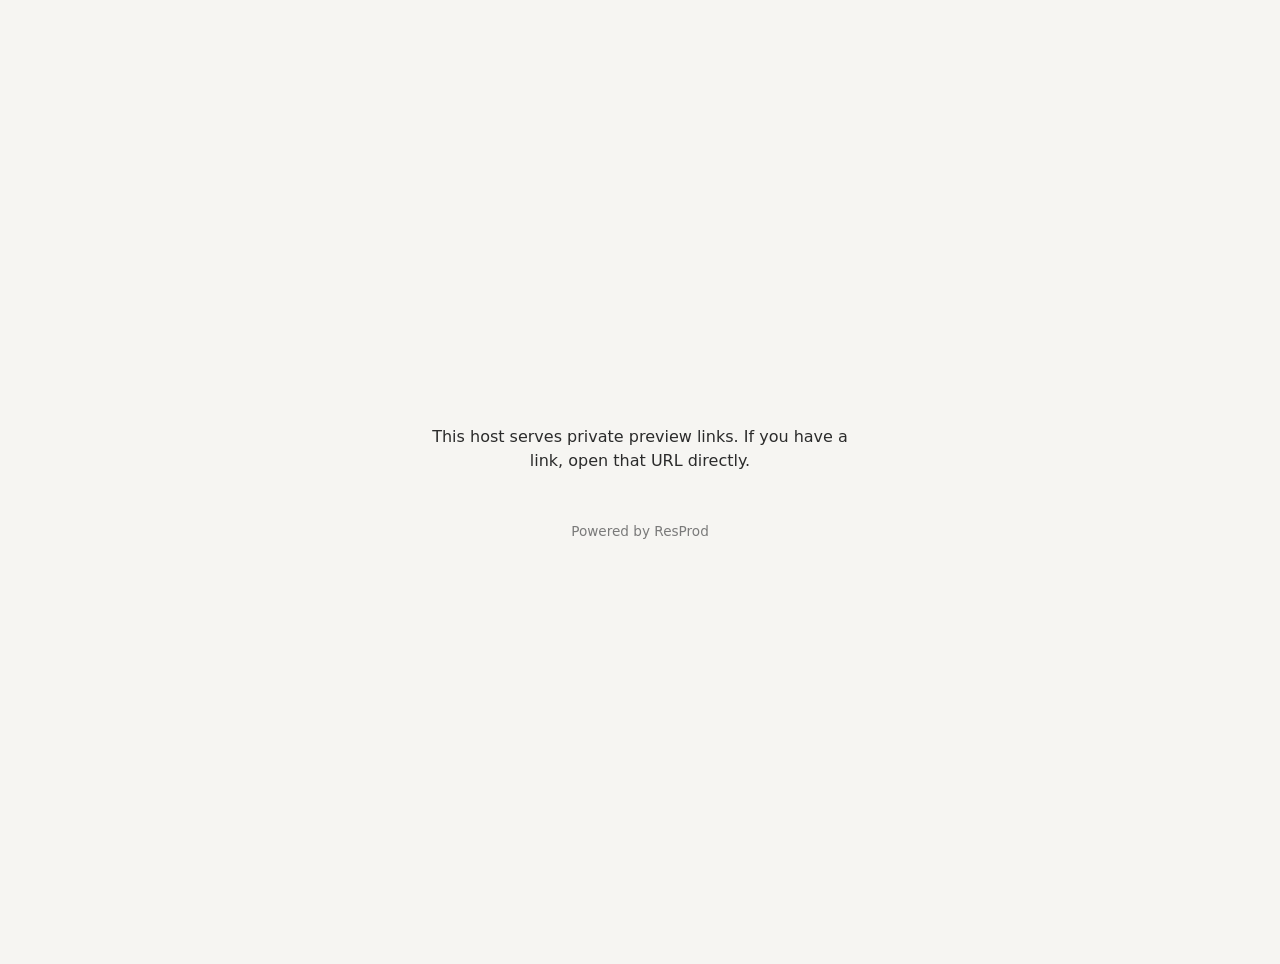
<file: index.html>
<!DOCTYPE html>
<html lang="en">
<head>
  <meta charset="utf-8">
  <meta name="viewport" content="width=device-width, initial-scale=1">
  <meta name="robots" content="noindex, nofollow">
  <title>ResProd Previews</title>
  <style>
    :root { color-scheme: light; }
    body {
      margin: 0;
      min-height: 100vh;
      display: flex;
      flex-direction: column;
      justify-content: center;
      align-items: center;
      font-family: system-ui, -apple-system, sans-serif;
      background: #f6f5f2;
      color: #2b2b2b;
      text-align: center;
      padding: 2rem;
    }
    p { max-width: 28rem; line-height: 1.5; }
    .credit { margin-top: 2rem; color: #7a7a7a; font-size: 0.85rem; }
  </style>
</head>
<body>
  <p>This host serves private preview links. If you have a link, open that URL directly.</p>
  <p class="credit">Powered by ResProd</p>
</body>
</html>
</file>
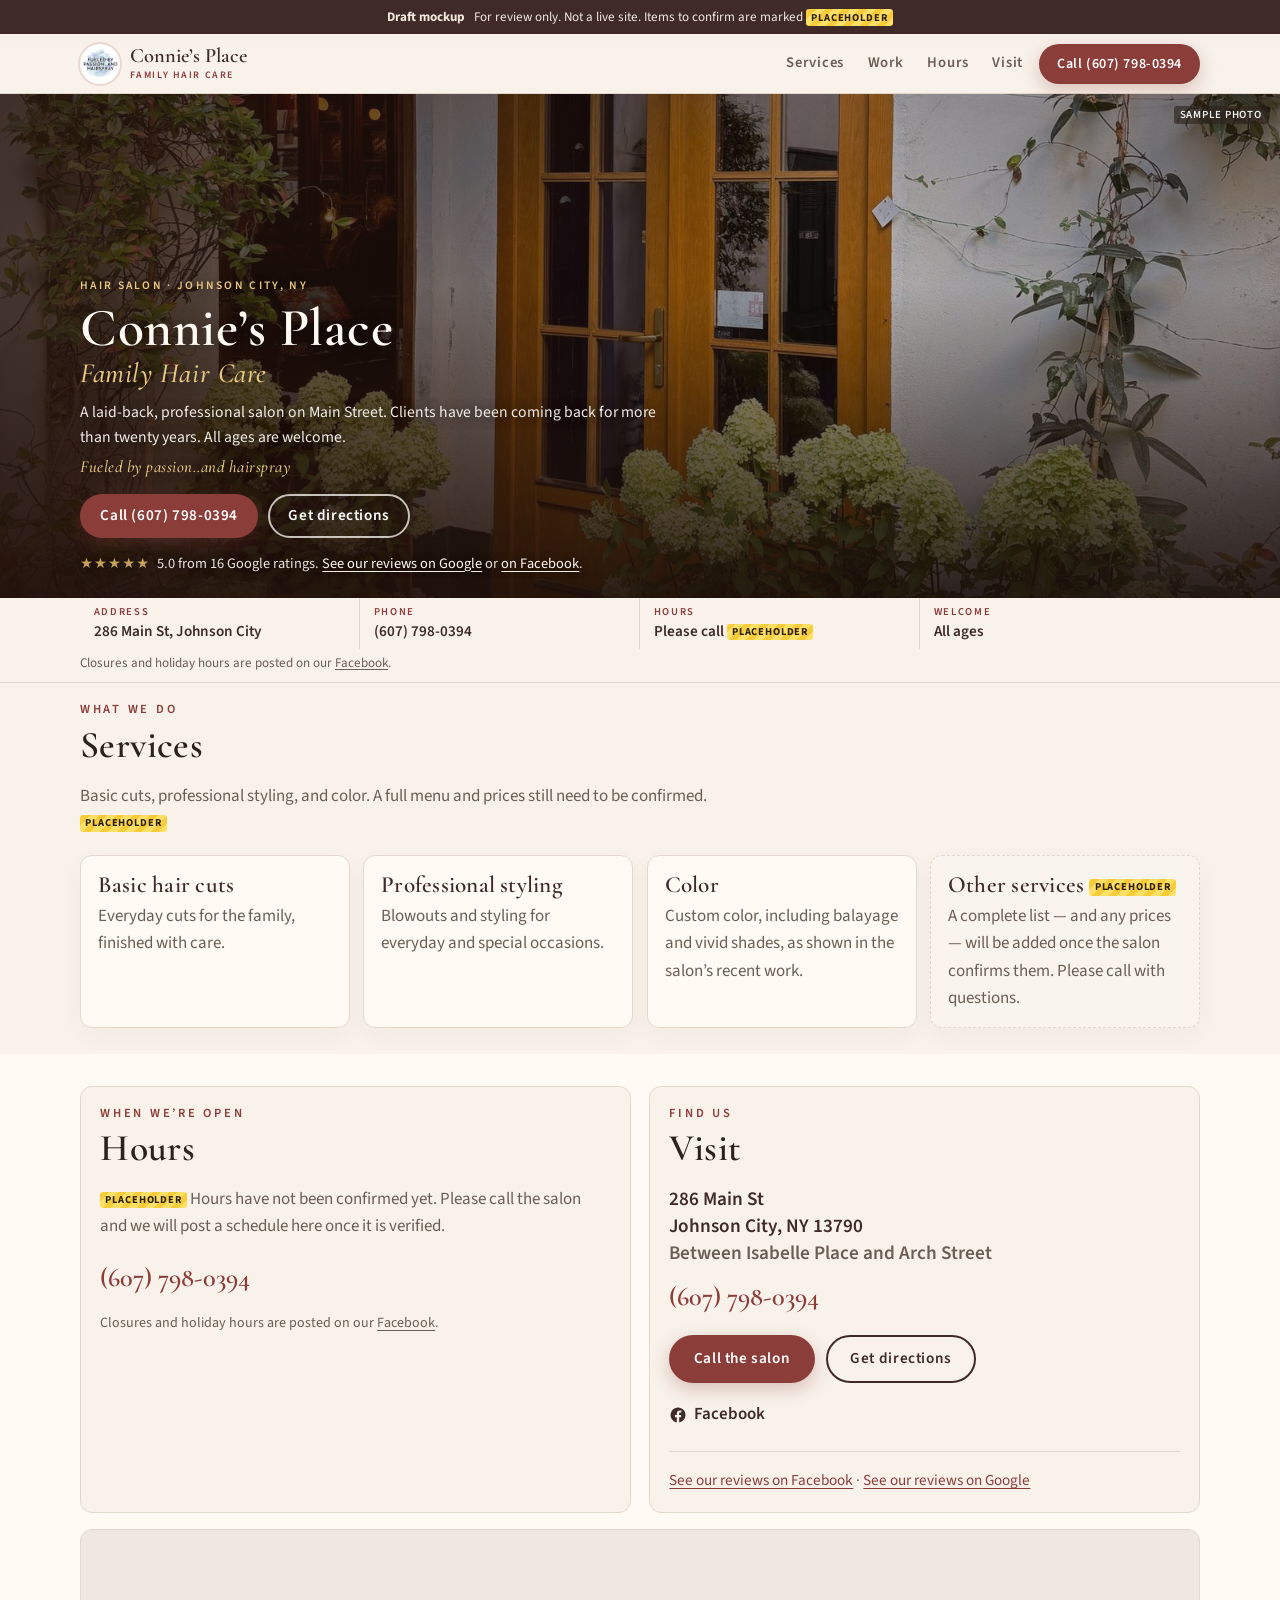
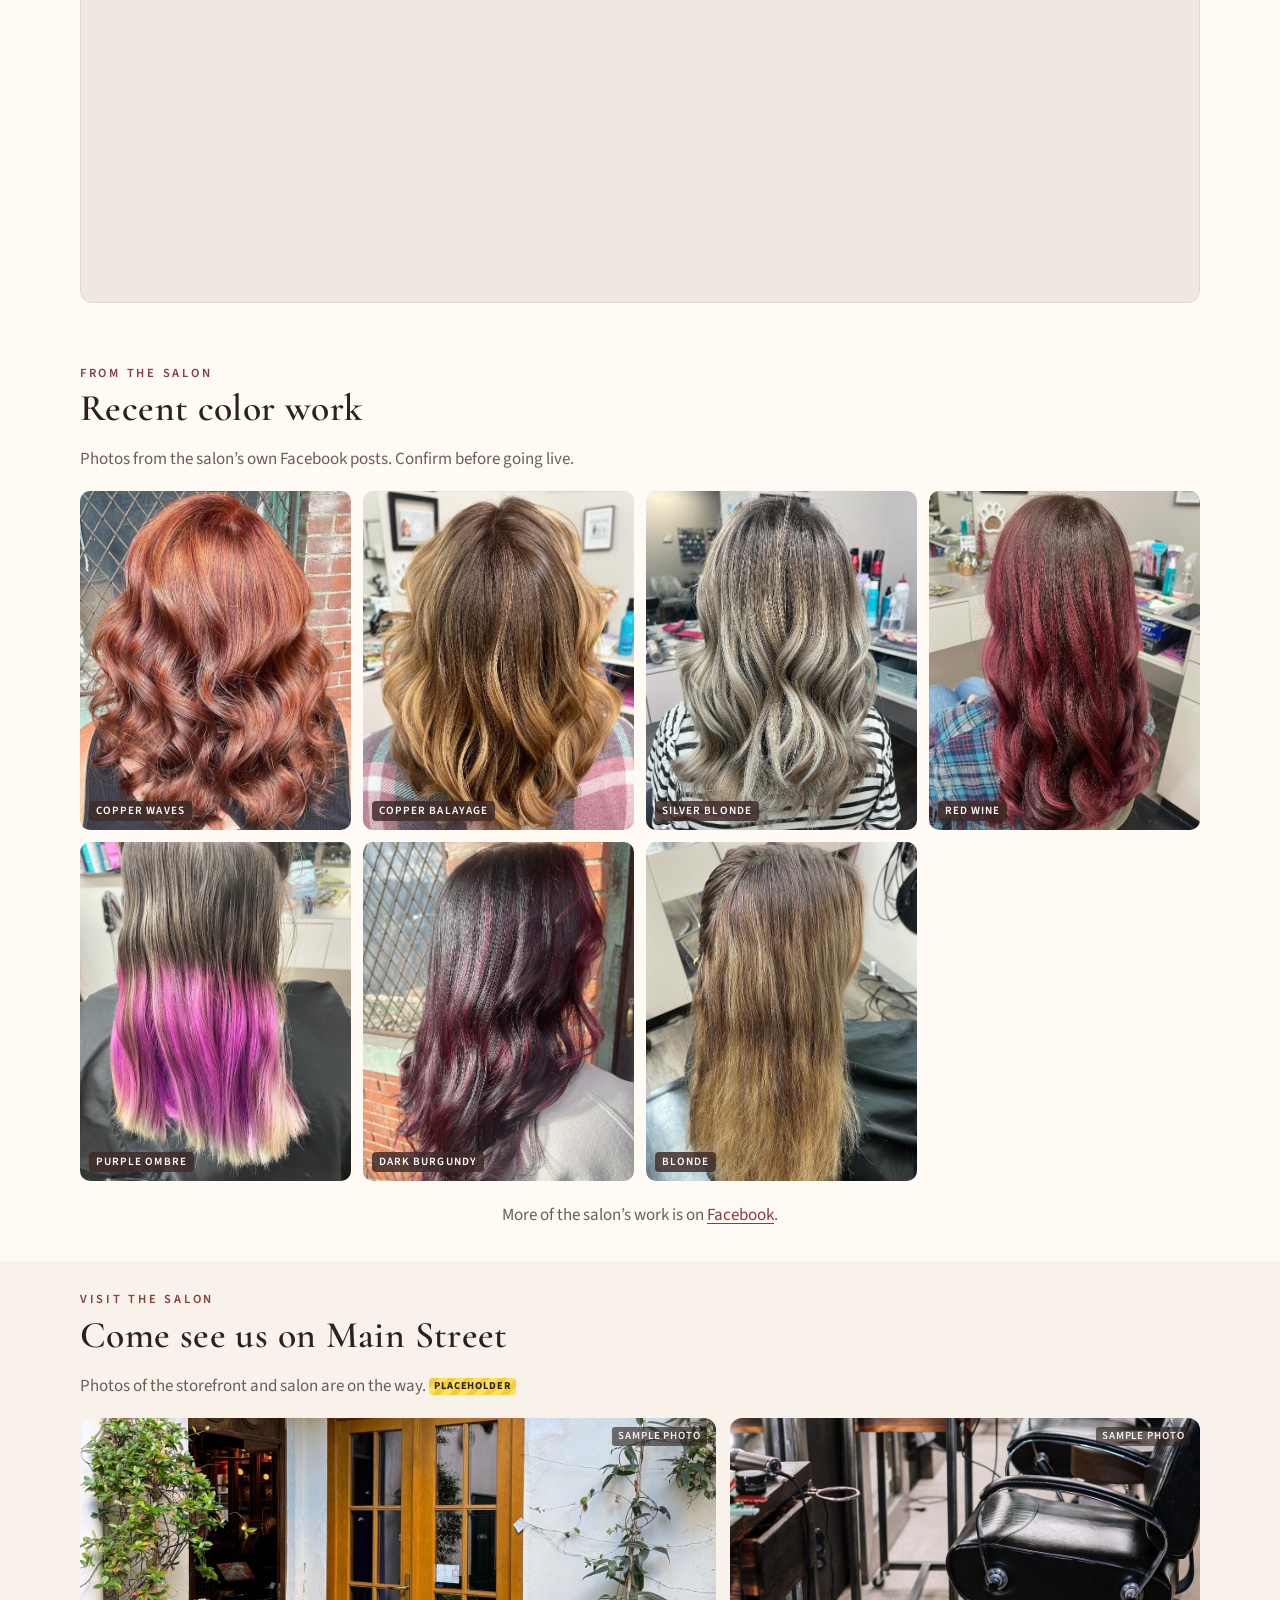
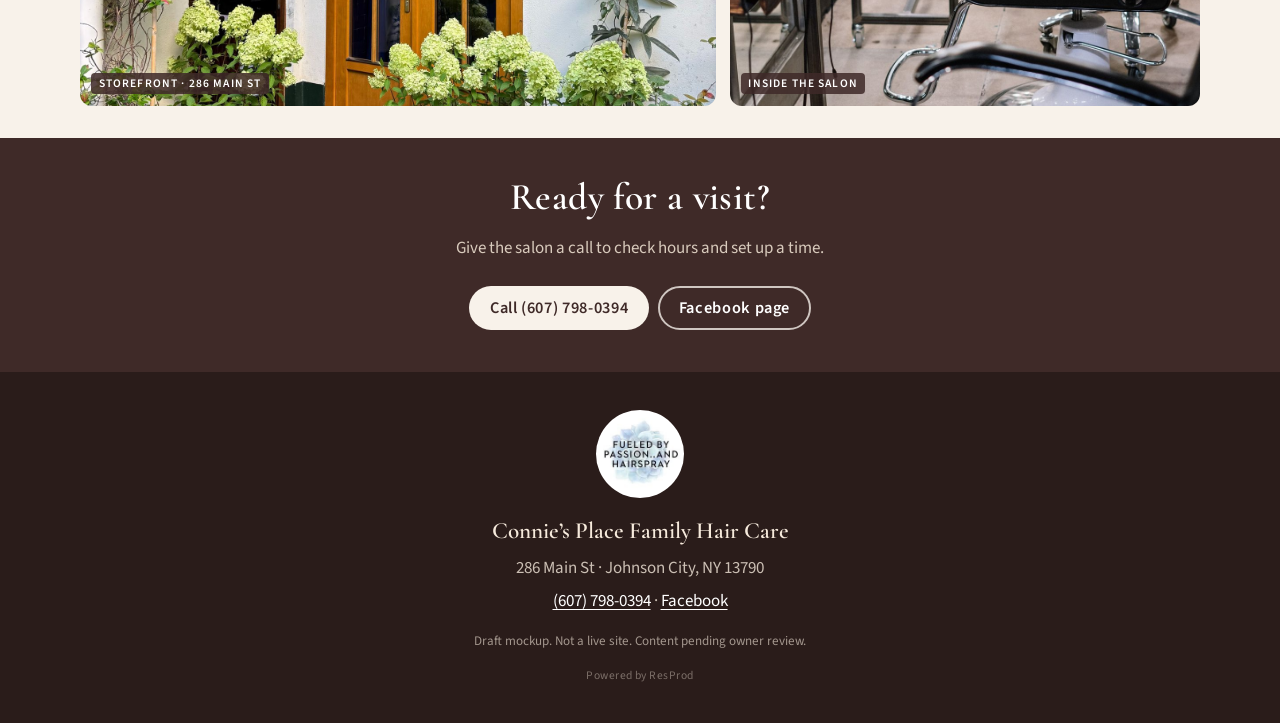
<file: connies-place-f1bc36d6/index.html>
<!DOCTYPE html>
<html lang="en">
<head>
  <meta charset="UTF-8">
  <meta name="viewport" content="width=device-width, initial-scale=1, viewport-fit=cover">
  <meta name="robots" content="noindex, nofollow">
  <title>Connie’s Place Family Hair Care | Hair Salon in Johnson City, NY</title>
  <meta name="description" content="Connie’s Place Family Hair Care, 286 Main St, Johnson City, NY. Basic cuts, professional styling, and color. Call (607) 798-0394.">
  <meta name="theme-color" content="#3f2a28">
  <link rel="icon" href="images/favicon.svg" type="image/svg+xml">
  <link rel="preload" href="fonts/cormorant-garamond-normal-600-latin.woff" as="font" type="font/woff" crossorigin>
  <link rel="preload" href="fonts/source-sans-3-normal-400-latin.woff" as="font" type="font/woff" crossorigin>
  <link rel="stylesheet" href="styles.css?v=6">
</head>
<body id="top">

  <!--
    DRAFT MOCKUP for Connie's Place Family Hair Care (not a live site).
    Facts and sources are listed in README.md.
    Hours are unverified — edit the #hours block once confirmed (search EDIT-HOURS).
  -->

  <a class="skip-link" href="#main">Skip to content</a>

  <div class="draft-banner" role="note">
    <strong>Draft mockup</strong> <span>For review only. Not a live site. Items to confirm are marked <span class="ph">Placeholder</span></span>
  </div>

  <header class="site-header">
    <div class="wrap header-inner">
      <a class="brand" href="#top" aria-label="Connie’s Place Family Hair Care, back to top">
        <img class="brand-mark" src="images/logo-passion-hairspray.jpg" width="200" height="200" alt="">
        <span class="brand-text">
          <span class="brand-name">Connie’s Place</span>
          <span class="brand-sub">Family Hair Care</span>
        </span>
      </a>
      <nav class="nav" aria-label="Primary">
        <a href="#services">Services</a>
        <a href="#work">Work</a>
        <a href="#hours">Hours</a>
        <a href="#visit">Visit</a>
      </nav>
      <a class="btn btn-solid header-call" href="tel:+16077980394">Call (607) 798-0394</a>
      <button class="menu-toggle" type="button" aria-expanded="false" aria-controls="mobile-menu" aria-label="Open menu">
        <span class="menu-toggle-bars" aria-hidden="true">
          <span></span><span></span><span></span>
        </span>
      </button>
    </div>
    <div class="mobile-menu" id="mobile-menu" hidden>
      <div class="wrap mobile-menu-inner">
        <nav class="mobile-menu-nav" aria-label="Mobile">
          <a href="#services">Services</a>
          <a href="#work">Work</a>
          <a href="#hours">Hours</a>
          <a href="#visit">Visit</a>
        </nav>
        <a class="btn btn-solid mobile-menu-call" href="tel:+16077980394">Call (607) 798-0394</a>
      </div>
    </div>
  </header>

  <main id="main">

    <!-- HERO: storefront sample as a full-width background, text overlaid.
         Compact on desktop (about 55–65vh, min 420px) — not a full-viewport photo.
         SWAP-PHOTOS: replace images/sample-storefront.jpg (also used in the Visit storefront slot),
         update alt, and remove the photo-sample class plus the Sample photo tag. -->
    <section class="hero photo-sample" data-slot="storefront" aria-labelledby="hero-title">
      <img class="hero-bg" src="images/sample-storefront.jpg" width="1600" height="1578"
           alt="Sample photo of a small-town shop entrance, used as a placeholder storefront" fetchpriority="high">
      <div class="hero-shade" aria-hidden="true"></div>
      <span class="sample-tag">Sample photo</span>
      <div class="wrap hero-inner">
        <div class="hero-text">
          <p class="kicker">Hair salon · Johnson City, NY</p>
          <h1 id="hero-title">Connie’s Place <span>Family Hair Care</span></h1>
          <p class="hero-tagline">A laid-back, professional salon on Main Street. Clients have been coming back for more than twenty years. All ages are welcome.</p>
          <p class="hero-fun">Fueled by passion..and hairspray</p>
          <div class="hero-actions">
            <a class="btn btn-solid" href="tel:+16077980394">Call (607) 798-0394</a>
            <a class="btn btn-outline" href="https://www.google.com/maps/dir/?api=1&amp;destination=Connie%27s+Place+Family+Hair+Care%2C+286+Main+St%2C+Johnson+City%2C+NY+13790" target="_blank" rel="noopener">Get directions</a>
          </div>
          <p class="hero-reviews">
            <span class="stars" aria-hidden="true">★★★★★</span>
            5.0 from 16 Google ratings.
            <a href="https://www.google.com/maps/place/Connie%27s+Place/@42.115612,-75.9569952,17z" target="_blank" rel="noopener">See our reviews on Google</a>
            or
            <a href="https://www.facebook.com/ConniesPlaceHairCare/" target="_blank" rel="noopener">on Facebook</a>.
          </p>
        </div>
      </div>
    </section>
    <div class="facts" aria-label="Good to know">
      <ul class="wrap facts-row">
        <li><span class="fact-k">Address</span><span class="fact-v">286 Main St, Johnson City</span></li>
        <li><span class="fact-k">Phone</span><a class="fact-v" href="tel:+16077980394">(607) 798-0394</a></li>
        <li><span class="fact-k">Hours</span><span class="fact-v">Please call <span class="ph">Placeholder</span></span></li>
        <li><span class="fact-k">Welcome</span><span class="fact-v">All ages</span></li>
      </ul>
      <p class="wrap facts-note">Closures and holiday hours are posted on our <a href="https://www.facebook.com/ConniesPlaceHairCare/" target="_blank" rel="noopener">Facebook</a>.</p>
    </div>

    <!-- SERVICES -->
    <section class="section services" id="services" aria-labelledby="services-title">
      <div class="wrap">
        <p class="eyebrow">What we do</p>
        <h2 id="services-title">Services</h2>
        <p class="section-lead">
          Basic cuts, professional styling, and color. A full menu and prices still need to be confirmed. <span class="ph">Placeholder</span>
        </p>

        <div class="svc-grid">
          <article class="svc-card">
            <h3>Basic hair cuts</h3>
            <p>Everyday cuts for the family, finished with care.</p>
          </article>
          <article class="svc-card">
            <h3>Professional styling</h3>
            <p>Blowouts and styling for everyday and special occasions.</p>
          </article>
          <article class="svc-card">
            <h3>Color</h3>
            <p>Custom color, including balayage and vivid shades, as shown in the salon’s recent work.</p>
          </article>
          <article class="svc-card svc-placeholder">
            <h3>Other services <span class="ph">Placeholder</span></h3>
            <p>A complete list — and any prices — will be added once the salon confirms them. Please call with questions.</p>
          </article>
        </div>
      </div>
    </section>

    <!-- HOURS + VISIT -->
    <section class="section visit" id="visit" aria-labelledby="visit-title">
      <div class="wrap visit-split">
        <!-- EDIT-HOURS: hours are not listed on Facebook or the Google listing we could reach. Fill this in once confirmed. -->
        <div class="hours-card" id="hours">
          <p class="eyebrow">When we’re open</p>
          <h2>Hours</h2>
          <p class="hours-needed"><span class="ph">Placeholder</span> Hours have not been confirmed yet. Please call the salon and we will post a schedule here once it is verified.</p>
          <p class="hours-phone"><a href="tel:+16077980394">(607) 798-0394</a></p>
          <p class="hours-fb">Closures and holiday hours are posted on our <a href="https://www.facebook.com/ConniesPlaceHairCare/" target="_blank" rel="noopener">Facebook</a>.</p>
        </div>

        <div class="visit-card">
          <p class="eyebrow">Find us</p>
          <h2 id="visit-title">Visit</h2>
          <address>
            286 Main St<br>
            Johnson City, NY 13790<br>
            <span class="muted">Between Isabelle Place and Arch Street</span>
          </address>
          <p><a class="phone-link" href="tel:+16077980394">(607) 798-0394</a></p>
          <div class="visit-actions">
            <a class="btn btn-solid" href="tel:+16077980394">Call the salon</a>
            <a class="btn btn-outline-dark" href="https://www.google.com/maps/dir/?api=1&amp;destination=Connie%27s+Place+Family+Hair+Care%2C+286+Main+St%2C+Johnson+City%2C+NY+13790" target="_blank" rel="noopener">Get directions</a>
          </div>
          <ul class="social">
            <li>
              <a href="https://www.facebook.com/ConniesPlaceHairCare/" target="_blank" rel="noopener">
                <svg viewBox="0 0 24 24" width="18" height="18" aria-hidden="true"><path fill="currentColor" d="M22 12a10 10 0 1 0-11.56 9.88v-6.99H7.9V12h2.54V9.8c0-2.5 1.49-3.89 3.78-3.89 1.09 0 2.24.2 2.24.2v2.46h-1.26c-1.24 0-1.63.77-1.63 1.56V12h2.78l-.44 2.89h-2.34v6.99A10 10 0 0 0 22 12z"/></svg>
                Facebook
              </a>
            </li>
          </ul>
          <p class="visit-reviews">
            <a href="https://www.facebook.com/ConniesPlaceHairCare/" target="_blank" rel="noopener">See our reviews on Facebook</a>
            ·
            <a href="https://www.google.com/maps/place/Connie%27s+Place/@42.115612,-75.9569952,17z" target="_blank" rel="noopener">See our reviews on Google</a>
          </p>
        </div>
      </div>
      <div class="wrap">
        <div class="map-frame">
          <iframe title="Map of Connie’s Place Family Hair Care at 286 Main St, Johnson City, NY"
            src="https://www.google.com/maps?q=Connie%27s+Place+Family+Hair+Care,+286+Main+St,+Johnson+City,+NY+13790&amp;output=embed"
            loading="lazy" referrerpolicy="no-referrer-when-downgrade" allowfullscreen></iframe>
        </div>
      </div>
    </section>

    <!-- WORK / COLOR GALLERY -->
    <section class="section work" id="work" aria-labelledby="work-title">
      <div class="wrap">
        <p class="eyebrow">From the salon</p>
        <h2 id="work-title">Recent color work</h2>
        <p class="section-lead">Photos from the salon’s own Facebook posts. Confirm before going live.</p>
        <ul class="gallery">
          <li class="g-wide">
            <figure>
              <img src="images/hair-copper-wavy.jpg" width="1440" height="1440" loading="lazy" alt="Copper wavy hair, finished color work from Connie’s Place">
              <figcaption>Copper waves</figcaption>
            </figure>
          </li>
          <li>
            <figure>
              <img src="images/hair-copper-balayage.jpg" width="1286" height="1600" loading="lazy" alt="Copper balayage with soft waves, seen from behind">
              <figcaption>Copper balayage</figcaption>
            </figure>
          </li>
          <li>
            <figure>
              <img src="images/hair-silver-blonde-waves.jpg" width="1286" height="1600" loading="lazy" alt="Silver-blonde wavy hair, seen from behind">
              <figcaption>Silver blonde</figcaption>
            </figure>
          </li>
          <li>
            <figure>
              <img src="images/hair-red-wine.jpg" width="1286" height="1600" loading="lazy" alt="Red wine hair color with long waves, seen from behind">
              <figcaption>Red wine</figcaption>
            </figure>
          </li>
          <li>
            <figure>
              <img src="images/hair-purple-ombre.jpg" width="1280" height="1600" loading="lazy" alt="Purple ombre with a blonde tip, seen from behind">
              <figcaption>Purple ombre</figcaption>
            </figure>
          </li>
          <li>
            <figure>
              <img src="images/hair-dark-burgundy.jpg" width="1286" height="1600" loading="lazy" alt="Dark burgundy hair with a soft wave, seen from the side">
              <figcaption>Dark burgundy</figcaption>
            </figure>
          </li>
          <li>
            <figure>
              <img src="images/hair-blonde-long.jpg" width="1440" height="1552" loading="lazy" alt="Long blonde hair color, seen from behind">
              <figcaption>Blonde</figcaption>
            </figure>
          </li>
        </ul>
        <p class="gallery-more">
          More of the salon’s work is on
          <a href="https://www.facebook.com/ConniesPlaceHairCare/" target="_blank" rel="noopener">Facebook</a>.
        </p>
      </div>
    </section>

    <!-- VISIT THE SALON: SWAP-PHOTOS
         The storefront file is shared with the hero (data-slot="storefront").
         Replace images/sample-storefront.jpg and images/sample-interior.jpg with real shots
         (e.g. images/storefront.jpg, images/interior.jpg), update src/alt on the hero and
         these figures, and delete the .photo-sample class + .sample-tag span. -->
    <section class="section place" id="place" aria-labelledby="place-title">
      <div class="wrap">
        <p class="eyebrow">Visit the salon</p>
        <h2 id="place-title">Come see us on Main Street</h2>
        <p class="section-lead">Photos of the storefront and salon are on the way. <span class="ph">Placeholder</span></p>
        <div class="place-grid">
          <figure class="place-photo photo-sample" data-slot="storefront">
            <img src="images/sample-storefront.jpg" width="1600" height="1578" loading="lazy"
                 alt="Sample photo of a small-town shop entrance, used as a placeholder storefront">
            <span class="sample-tag">Sample photo</span>
            <figcaption>Storefront · 286 Main St</figcaption>
          </figure>
          <figure class="place-photo photo-sample" data-slot="interior">
            <img src="images/sample-interior.jpg" width="1066" height="1600" loading="lazy"
                 alt="Sample photo: salon chairs; the salon’s real interior photo goes here">
            <span class="sample-tag">Sample photo</span>
            <figcaption>Inside the salon</figcaption>
          </figure>
        </div>
      </div>
    </section>

    <!-- CLOSING CTA -->
    <section class="closer" aria-labelledby="cta-title">
      <div class="wrap closer-inner">
        <h2 id="cta-title">Ready for a visit?</h2>
        <p>Give the salon a call to check hours and set up a time.</p>
        <div class="hero-actions center-ctas">
          <a class="btn btn-cream btn-lg" href="tel:+16077980394">Call (607) 798-0394</a>
          <a class="btn btn-outline btn-lg" href="https://www.facebook.com/ConniesPlaceHairCare/" target="_blank" rel="noopener">Facebook page</a>
        </div>
      </div>
    </section>

  </main>

  <footer class="site-footer">
    <div class="wrap footer-inner">
      <img class="footer-logo" src="images/logo-passion-hairspray.jpg" width="200" height="200" alt="Fueled by passion..and hairspray" loading="lazy">
      <p class="footer-name">Connie’s Place Family Hair Care</p>
      <p>286 Main St · Johnson City, NY 13790</p>
      <p><a href="tel:+16077980394">(607) 798-0394</a> · <a href="https://www.facebook.com/ConniesPlaceHairCare/" target="_blank" rel="noopener">Facebook</a></p>
      <p class="fine">Draft mockup. Not a live site. Content pending owner review.</p>
      <p class="footer-credit">Powered by ResProd</p>
    </div>
  </footer>

  <nav class="mobile-bar" aria-label="Quick actions">
    <a class="mb-call" href="tel:+16077980394">
      <svg viewBox="0 0 24 24" width="20" height="20" aria-hidden="true"><path fill="currentColor" d="M6.6 10.8a15.1 15.1 0 0 0 6.6 6.6l2.2-2.2a1 1 0 0 1 1-.25 11.4 11.4 0 0 0 3.6.57 1 1 0 0 1 1 1V20a1 1 0 0 1-1 1A17 17 0 0 1 3 4a1 1 0 0 1 1-1h3.5a1 1 0 0 1 1 1c0 1.25.2 2.45.57 3.57a1 1 0 0 1-.25 1z"/></svg>
      Call
    </a>
    <a class="mb-dir" href="https://www.google.com/maps/dir/?api=1&amp;destination=Connie%27s+Place+Family+Hair+Care%2C+286+Main+St%2C+Johnson+City%2C+NY+13790" target="_blank" rel="noopener">Directions</a>
  </nav>

  <script src="menu.js?v=6" defer></script>
</body>
</html>
</file>
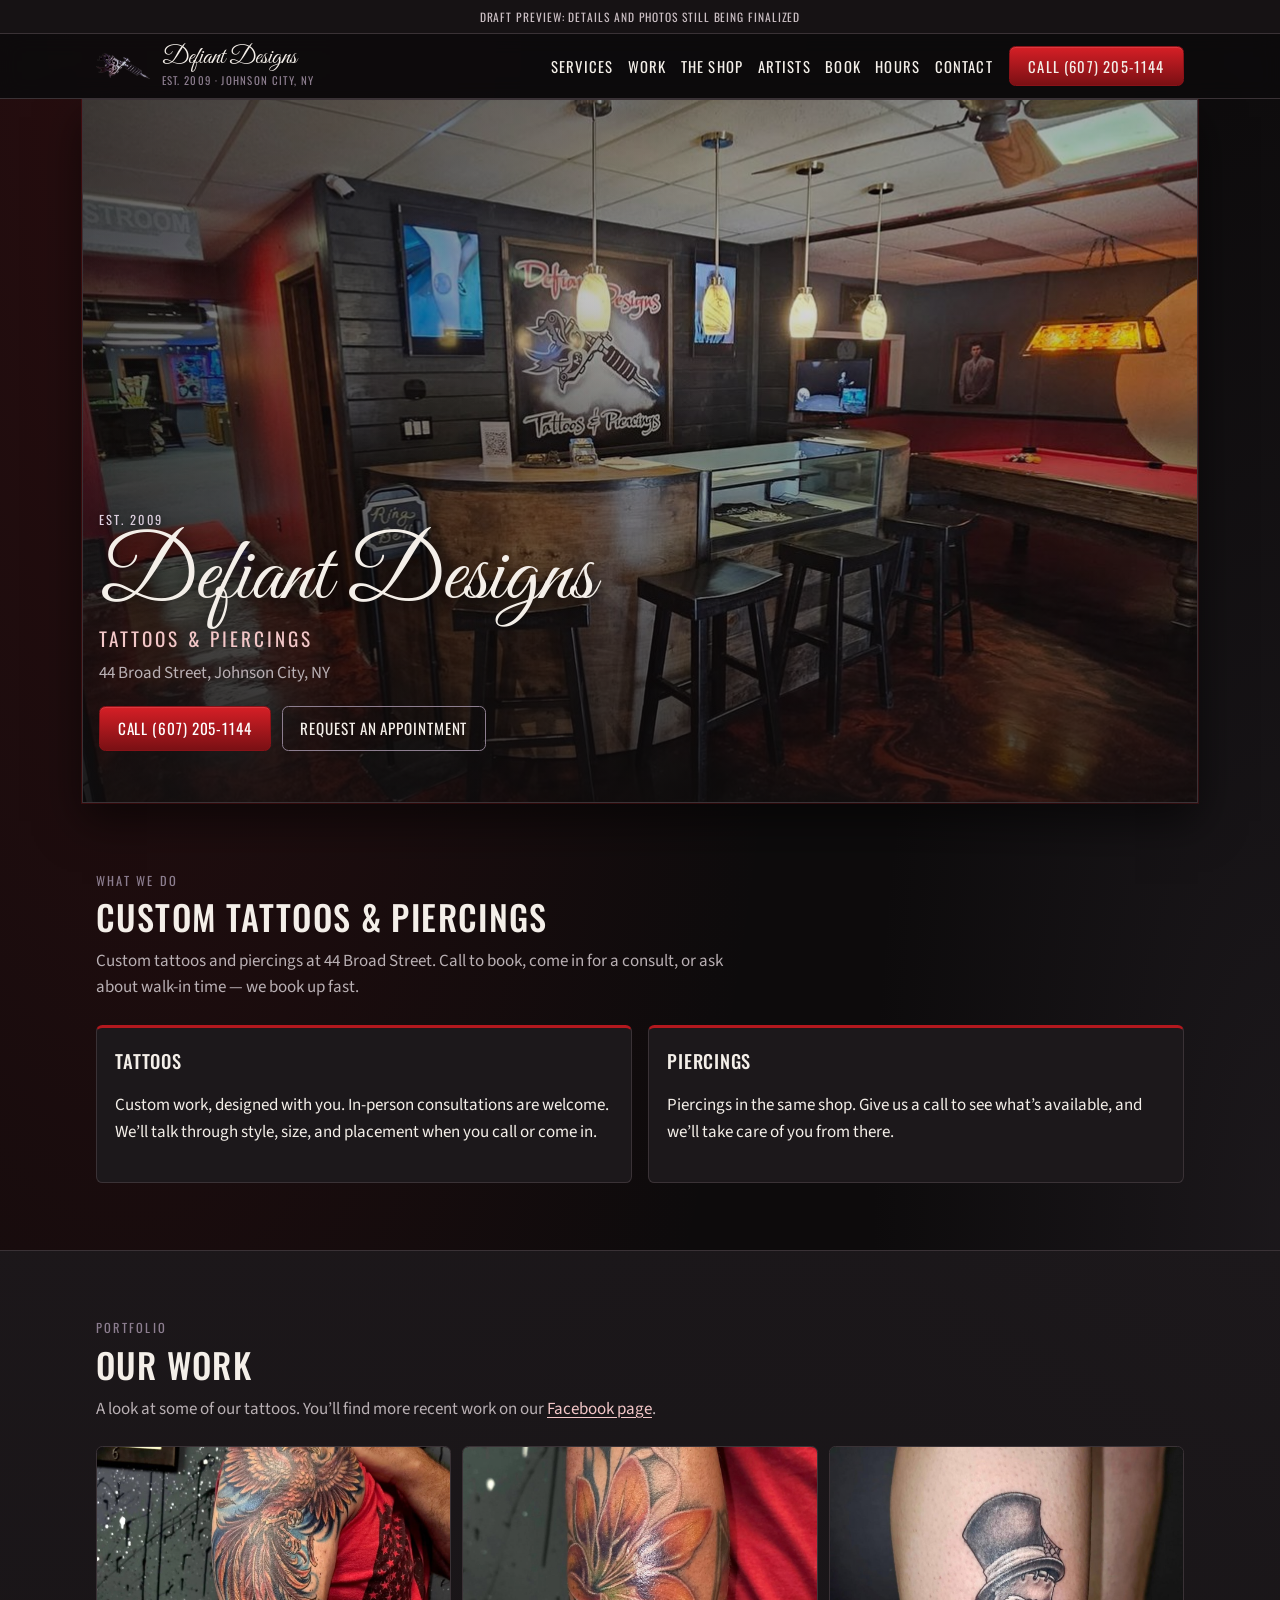
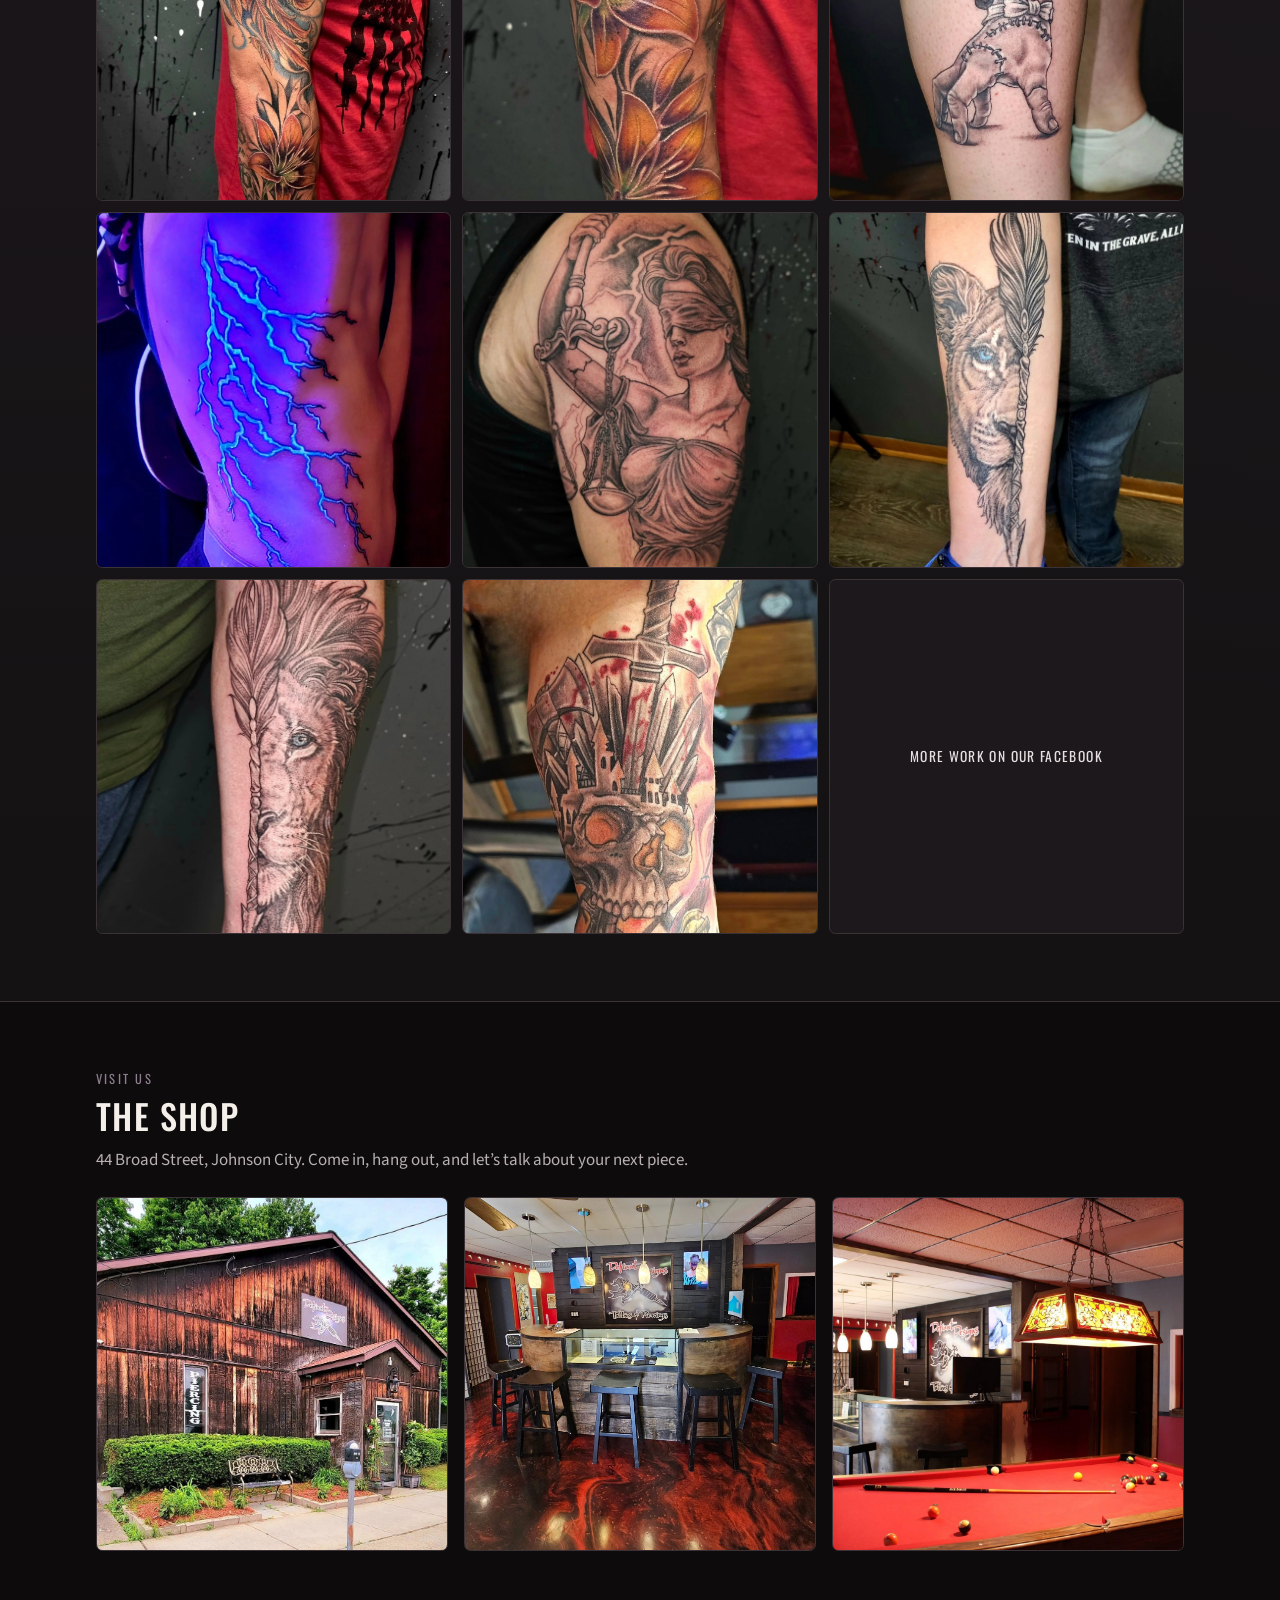
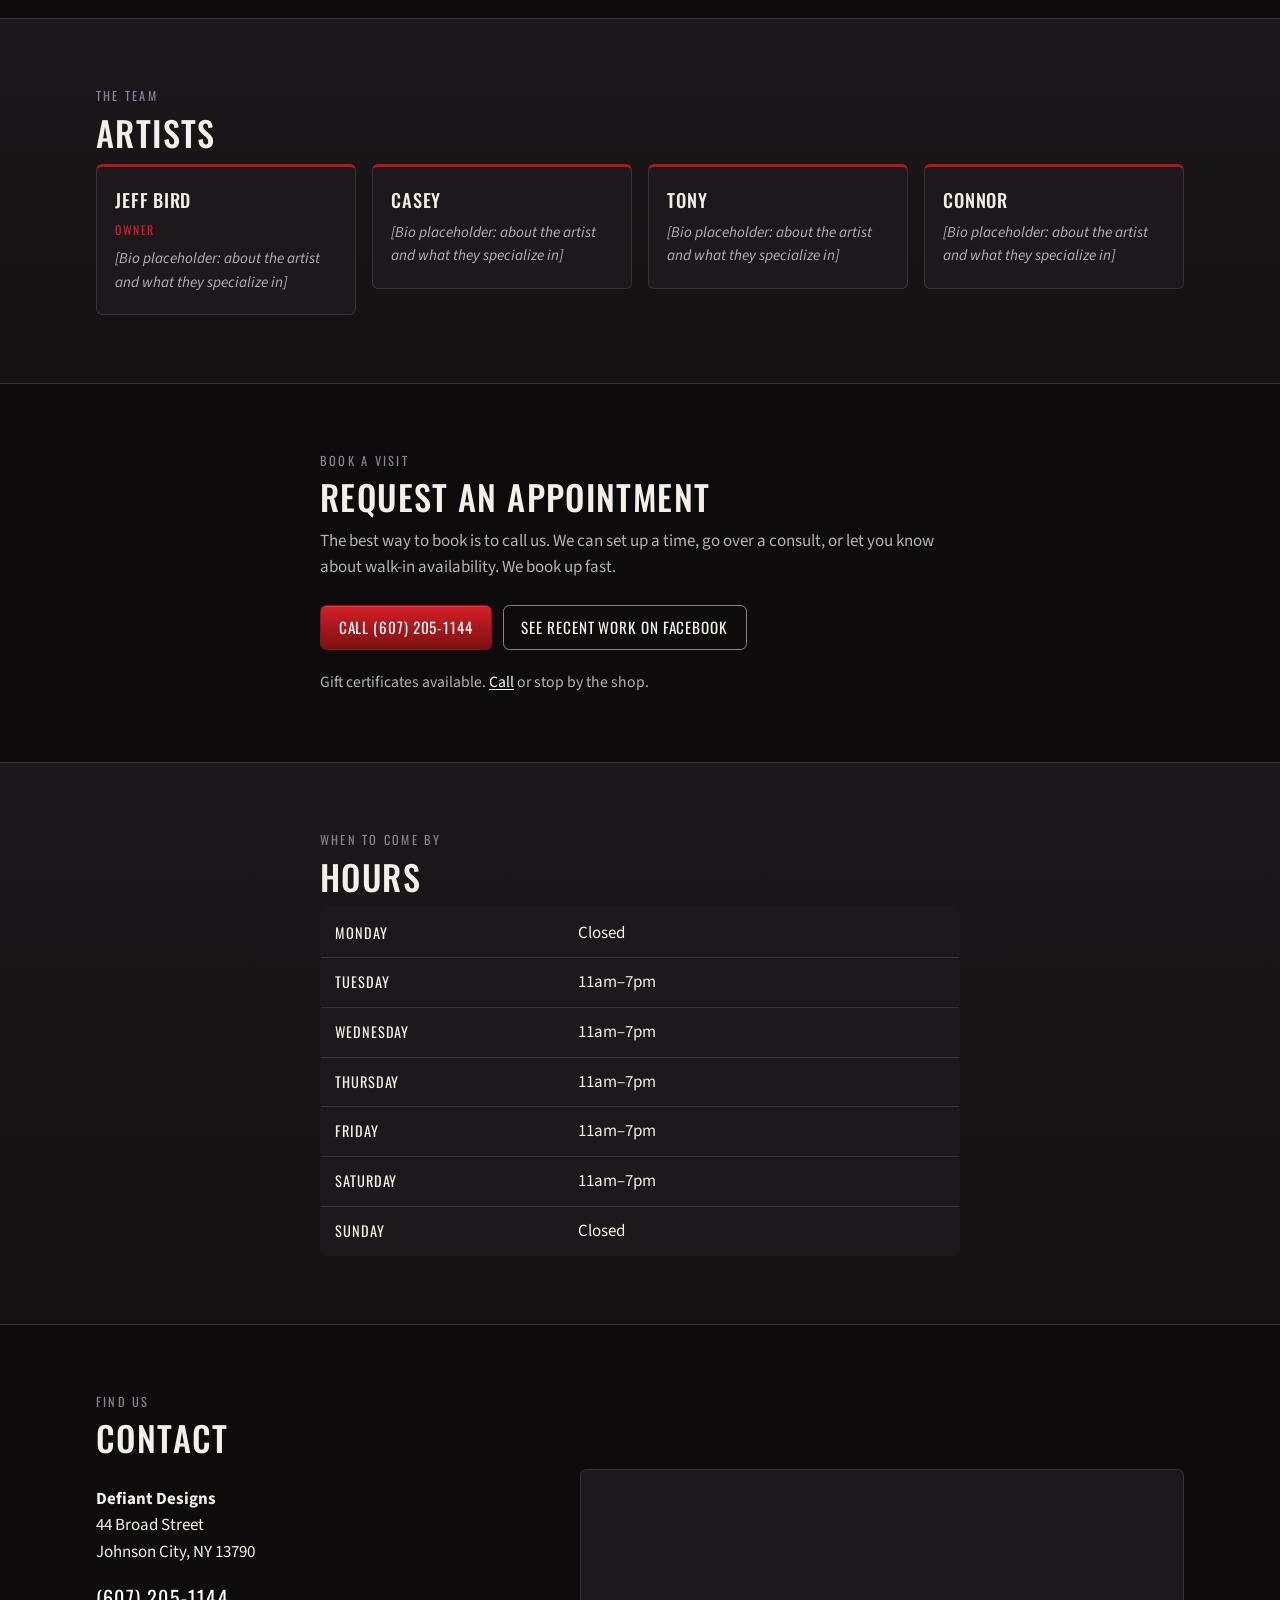
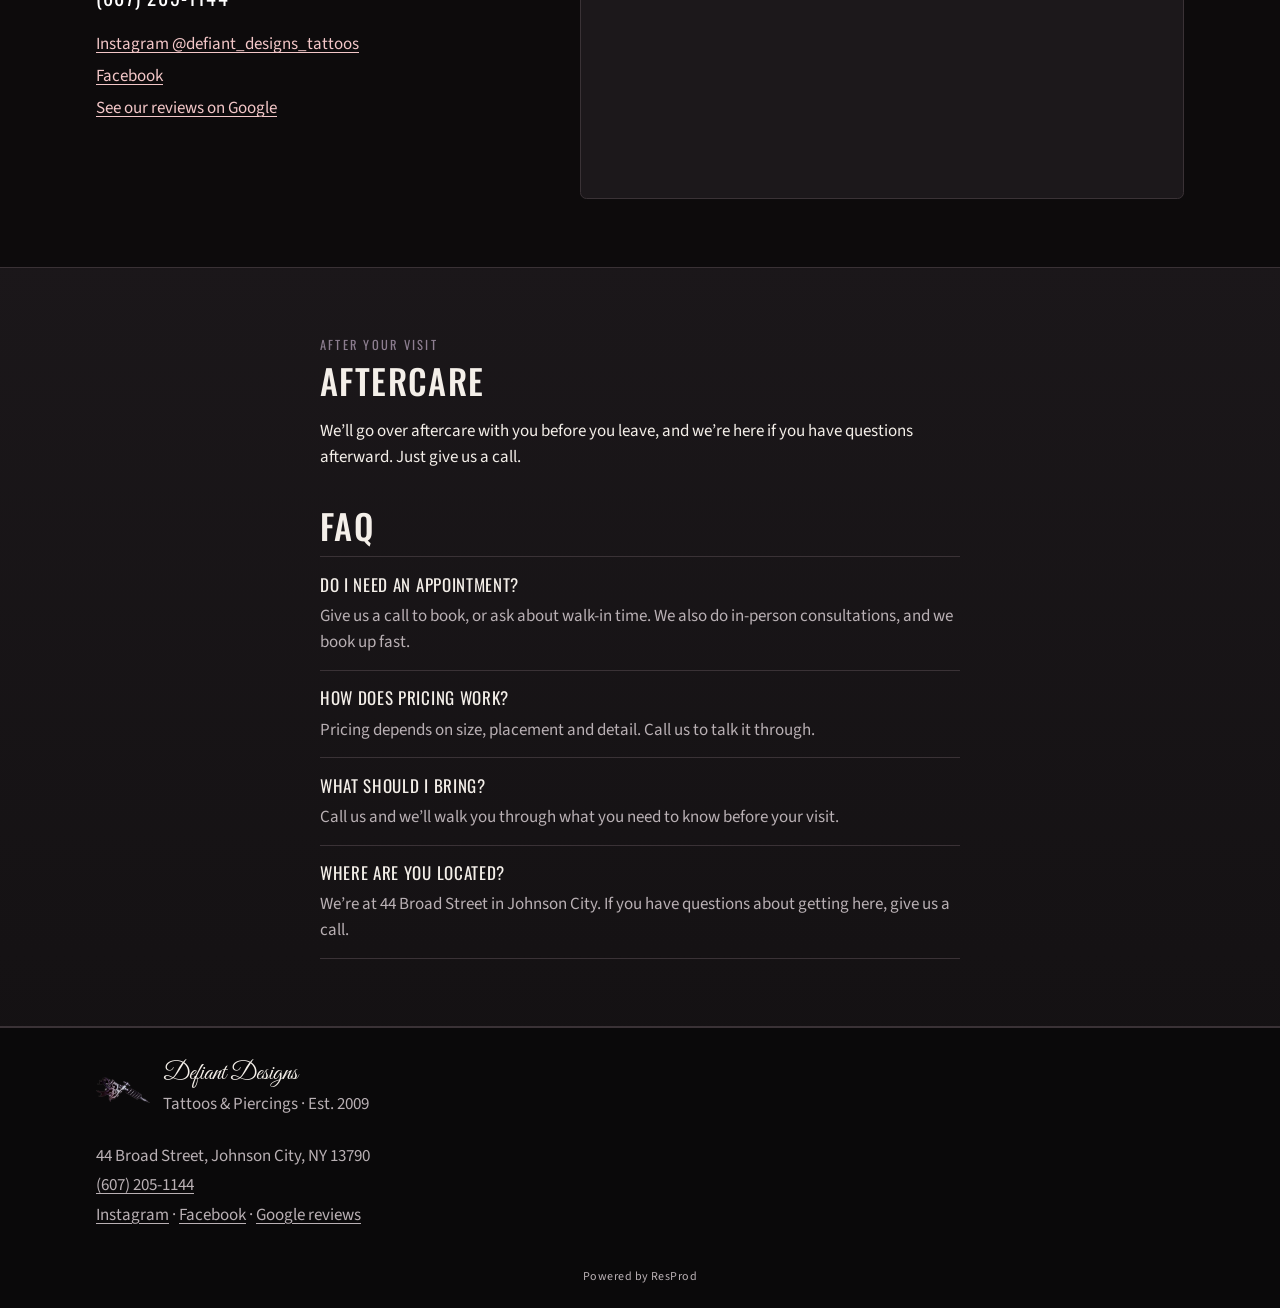
<file: defiant-designs-b358278a/index.html>
<!DOCTYPE html>
<html lang="en">
<head>
  <meta charset="utf-8">
  <meta name="viewport" content="width=device-width, initial-scale=1">
  <meta name="robots" content="noindex, nofollow">
  <title>Defiant Designs | Tattoos &amp; Piercings | Johnson City, NY</title>
  <meta name="description" content="Custom tattoos and piercings at 44 Broad Street, Johnson City, NY. Est. 2009. Call (607) 205-1144 to book.">
  <link rel="icon" href="images/favicon.png" type="image/png">
  <link rel="apple-touch-icon" href="images/apple-touch-icon.png">
  <link rel="stylesheet" href="fonts/fonts.css">
  <link rel="stylesheet" href="styles.css">
</head>
<body>
  <a class="skip-link" href="#main">Skip to content</a>
  <p class="draft-bar">Draft preview: details and photos still being finalized</p>

  <header class="site-header">
    <div class="header-inner">
      <a class="brand" href="#top">
        <img class="brand-mark" src="images/logo-tattoo-machine.png" width="1305" height="624" alt="">
        <span class="brand-text">
          <span class="brand-name">Defiant Designs</span>
          <span class="brand-meta">Est. 2009 · Johnson City, NY</span>
        </span>
      </a>
      <button class="nav-toggle" type="button" aria-expanded="false" aria-controls="site-nav" id="nav-toggle">
        <span class="nav-toggle-bar"></span>
        <span class="sr-only">Menu</span>
      </button>
      <nav class="site-nav" id="site-nav" aria-label="Primary">
        <ul>
          <li><a href="#services">Services</a></li>
          <li><a href="#work">Work</a></li>
          <li><a href="#studio">The shop</a></li>
          <li><a href="#artists">Artists</a></li>
          <li><a href="#book">Book</a></li>
          <li><a href="#hours">Hours</a></li>
          <li><a href="#contact">Contact</a></li>
        </ul>
        <a class="btn btn-call btn-small" href="tel:+16072051144">Call (607) 205-1144</a>
      </nav>
    </div>
  </header>

  <main id="main">
    <section class="hero" id="top" aria-label="Defiant Designs">
      <img class="hero-photo" src="images/studio-lounge.jpg" width="1116" height="1600" alt="Inside Defiant Designs: the front counter, red-and-black floor, and lounge with a pool table.">
      <div class="hero-shade"></div>
      <div class="hero-content">
        <p class="eyebrow">Est. 2009</p>
        <h1>Defiant Designs</h1>
        <p class="hero-tag">Tattoos &amp; Piercings</p>
        <p class="hero-place">44 Broad Street, Johnson City, NY</p>
        <div class="hero-actions">
          <a class="btn btn-call" href="tel:+16072051144">Call (607) 205-1144</a>
          <a class="btn btn-ghost" href="tel:+16072051144">Request an appointment</a>
        </div>
      </div>
    </section>

    <section class="section" id="services">
      <div class="wrap">
        <p class="eyebrow">What we do</p>
        <h2>Custom tattoos &amp; piercings</h2>
        <p class="lede">Custom tattoos and piercings at 44 Broad Street. Call to book, come in for a consult, or ask about walk-in time — we book up fast.</p>
        <div class="card-grid two">
          <article class="card">
            <h3>Tattoos</h3>
            <p>Custom work, designed with you. In-person consultations are welcome. We’ll talk through style, size, and placement when you call or come in.</p>
          </article>
          <article class="card">
            <h3>Piercings</h3>
            <p>Piercings in the same shop. Give us a call to see what’s available, and we’ll take care of you from there.</p>
          </article>
        </div>
      </div>
    </section>

    <section class="section section-alt" id="work">
      <div class="wrap">
        <p class="eyebrow">Portfolio</p>
        <h2>Our work</h2>
        <p class="lede">A look at some of our tattoos. You’ll find more recent work on our <a href="https://www.facebook.com/defiantdesignsLLC" target="_blank" rel="noopener noreferrer">Facebook page</a>.</p>
        <div class="portfolio-grid">
          <figure class="portfolio-item">
            <img src="images/work-02.jpg" width="1200" height="1600" alt="Color phoenix tattoo on the shoulder continuing into orange lilies on the forearm.">
          </figure>
          <figure class="portfolio-item">
            <img src="images/work-03.jpg" width="1200" height="1600" alt="Close-up of orange lily tattoos on a forearm.">
          </figure>
          <figure class="portfolio-item">
            <img src="images/work-04.jpg" width="1200" height="1600" alt="Black and grey tattoo of a stitched hand walking on fingers, wearing a top hat and bow tie, on a calf.">
          </figure>
          <figure class="portfolio-item">
            <img src="images/work-06.jpg" width="1199" height="1600" alt="Lightning-bolt rib tattoo glowing blue under blacklight.">
          </figure>
          <figure class="portfolio-item">
            <img src="images/work-07.jpg" width="1440" height="1440" alt="Black and grey Lady Justice tattoo on a shoulder, with a blindfold, sword, and scales.">
          </figure>
          <figure class="portfolio-item">
            <img src="images/work-08.jpg" width="1440" height="1440" alt="Black and grey lion head with a blue eye, split by a feather down the forearm.">
          </figure>
          <figure class="portfolio-item">
            <img src="images/work-10.jpg" width="1440" height="1440" alt="Lion and feather tattoo on the forearm, showing more of the mane.">
          </figure>
          <figure class="portfolio-item">
            <img src="images/work-11.jpg" width="1200" height="1600" alt="Color tattoo of a skull wearing a spiked crown, with a sword through the crown, on an upper arm.">
          </figure>
          <a class="portfolio-item fb-tile" href="https://www.facebook.com/defiantdesignsLLC" rel="noopener noreferrer" target="_blank">
            <span>More work on our Facebook</span>
          </a>
        </div>
      </div>
    </section>

    <section class="section" id="studio">
      <div class="wrap">
        <p class="eyebrow">Visit us</p>
        <h2>The shop</h2>
        <p class="lede">44 Broad Street, Johnson City. Come in, hang out, and let’s talk about your next piece.</p>
        <div class="studio-grid">
          <figure>
            <img src="images/storefront.jpg" width="960" height="959" alt="The weathered wood storefront of Defiant Designs on Broad Street, with the shop sign and a PIERCING window.">
          </figure>
          <figure>
            <img src="images/studio-front-counter.jpg" width="1335" height="1600" alt="Front counter with the Defiant Designs Tattoos and Piercings sign, wood bar, and red-and-black floor.">
          </figure>
          <figure>
            <img src="images/studio-pool-table.jpg" width="1600" height="1066" alt="Red felt pool table in the shop lounge, with the counter and logo in the background.">
          </figure>
        </div>
      </div>
    </section>

    <section class="section section-alt" id="artists">
      <div class="wrap">
        <p class="eyebrow">The team</p>
        <h2>Artists</h2>
        <div class="card-grid artists-grid">
          <article class="card artist-card">
            <h3>Jeff Bird</h3>
            <p class="role">Owner</p>
            <p class="bio-placeholder">[Bio placeholder: about the artist and what they specialize in]</p>
          </article>
          <article class="card artist-card">
            <h3>Casey</h3>
            <p class="bio-placeholder">[Bio placeholder: about the artist and what they specialize in]</p>
          </article>
          <article class="card artist-card">
            <h3>Tony</h3>
            <p class="bio-placeholder">[Bio placeholder: about the artist and what they specialize in]</p>
          </article>
          <article class="card artist-card">
            <h3>Connor</h3>
            <p class="bio-placeholder">[Bio placeholder: about the artist and what they specialize in]</p>
          </article>
        </div>
      </div>
    </section>

    <section class="section" id="book">
      <div class="wrap narrow">
        <p class="eyebrow">Book a visit</p>
        <h2>Request an appointment</h2>
        <p class="lede">The best way to book is to call us. We can set up a time, go over a consult, or let you know about walk-in availability. We book up fast.</p>
        <div class="book-actions">
          <a class="btn btn-call" href="tel:+16072051144">Call (607) 205-1144</a>
          <a class="btn btn-ghost" href="https://www.facebook.com/defiantdesignsLLC" rel="noopener noreferrer" target="_blank">See recent work on Facebook</a>
        </div>
        <p class="gift-note">Gift certificates available. <a href="tel:+16072051144">Call</a> or stop by the shop.</p>
      </div>
    </section>

    <section class="section section-alt" id="hours">
      <div class="wrap narrow">
        <p class="eyebrow">When to come by</p>
        <h2>Hours</h2>
        <table class="hours-table">
          <caption class="sr-only">Hours</caption>
          <tbody>
            <tr><th scope="row">Monday</th><td>Closed</td></tr>
            <tr><th scope="row">Tuesday</th><td>11am–7pm</td></tr>
            <tr><th scope="row">Wednesday</th><td>11am–7pm</td></tr>
            <tr><th scope="row">Thursday</th><td>11am–7pm</td></tr>
            <tr><th scope="row">Friday</th><td>11am–7pm</td></tr>
            <tr><th scope="row">Saturday</th><td>11am–7pm</td></tr>
            <tr><th scope="row">Sunday</th><td>Closed</td></tr>
          </tbody>
        </table>
      </div>
    </section>

    <section class="section" id="contact">
      <div class="wrap">
        <p class="eyebrow">Find us</p>
        <h2>Contact</h2>
        <div class="contact-grid">
          <div>
            <p>
              <strong>Defiant Designs</strong><br>
              44 Broad Street<br>
              Johnson City, NY 13790
            </p>
            <p><a class="phone-link" href="tel:+16072051144">(607) 205-1144</a></p>
            <ul class="link-list">
              <li><a href="https://www.instagram.com/defiant_designs_tattoos/" rel="noopener noreferrer" target="_blank">Instagram @defiant_designs_tattoos</a></li>
              <li><a href="https://www.facebook.com/defiantdesignsLLC" rel="noopener noreferrer" target="_blank">Facebook</a></li>
              <li><a href="https://www.google.com/maps/search/?api=1&amp;query=Defiant+Designs+LLC+44+Broad+St+Johnson+City+NY+13790" rel="noopener noreferrer" target="_blank">See our reviews on Google</a></li>
            </ul>
          </div>
          <div class="map-wrap">
            <iframe
              title="Map of Defiant Designs at 44 Broad Street, Johnson City, New York"
              src="https://maps.google.com/maps?q=Defiant+Designs,+44+Broad+St,+Johnson+City,+NY+13790&amp;z=16&amp;output=embed"
              loading="lazy"
              referrerpolicy="no-referrer-when-downgrade"
              allowfullscreen></iframe>
          </div>
        </div>
      </div>
    </section>

    <section class="section section-alt" id="aftercare">
      <div class="wrap narrow">
        <p class="eyebrow">After your visit</p>
        <h2>Aftercare</h2>
        <p>We’ll go over aftercare with you before you leave, and we’re here if you have questions afterward. Just give us a call.</p>
        <h2 class="faq-heading">FAQ</h2>
        <dl class="faq">
          <div>
            <dt>Do I need an appointment?</dt>
            <dd>Give us a call to book, or ask about walk-in time. We also do in-person consultations, and we book up fast.</dd>
          </div>
          <div>
            <dt>How does pricing work?</dt>
            <dd>Pricing depends on size, placement and detail. Call us to talk it through.</dd>
          </div>
          <div>
            <dt>What should I bring?</dt>
            <dd>Call us and we’ll walk you through what you need to know before your visit.</dd>
          </div>
          <div>
            <dt>Where are you located?</dt>
            <dd>We’re at 44 Broad Street in Johnson City. If you have questions about getting here, give us a call.</dd>
          </div>
        </dl>
      </div>
    </section>
  </main>

  <footer class="site-footer">
    <div class="wrap footer-inner">
      <div class="footer-brand">
        <img src="images/logo-tattoo-machine.png" width="1305" height="624" alt="">
        <div>
          <p class="brand-name">Defiant Designs</p>
          <p>Tattoos &amp; Piercings · Est. 2009</p>
        </div>
      </div>
      <div>
        <p>44 Broad Street, Johnson City, NY 13790</p>
        <p><a href="tel:+16072051144">(607) 205-1144</a></p>
        <p>
          <a href="https://www.instagram.com/defiant_designs_tattoos/" rel="noopener noreferrer" target="_blank">Instagram</a>
          ·
          <a href="https://www.facebook.com/defiantdesignsLLC" rel="noopener noreferrer" target="_blank">Facebook</a>
          ·
          <a href="https://www.google.com/maps/search/?api=1&amp;query=Defiant+Designs+LLC+44+Broad+St+Johnson+City+NY+13790" rel="noopener noreferrer" target="_blank">Google reviews</a>
        </p>
      </div>
    </div>
    <p class="powered">Powered by ResProd</p>
  </footer>

  <script>
    (function () {
      var toggle = document.getElementById("nav-toggle");
      var nav = document.getElementById("site-nav");
      if (toggle && nav) {
        toggle.addEventListener("click", function () {
          var open = toggle.getAttribute("aria-expanded") === "true";
          toggle.setAttribute("aria-expanded", open ? "false" : "true");
          document.body.classList.toggle("nav-open", !open);
        });
        nav.querySelectorAll("a").forEach(function (link) {
          link.addEventListener("click", function () {
            toggle.setAttribute("aria-expanded", "false");
            document.body.classList.remove("nav-open");
          });
        });
      }
    })();
  </script>
</body>
</html>
</file>
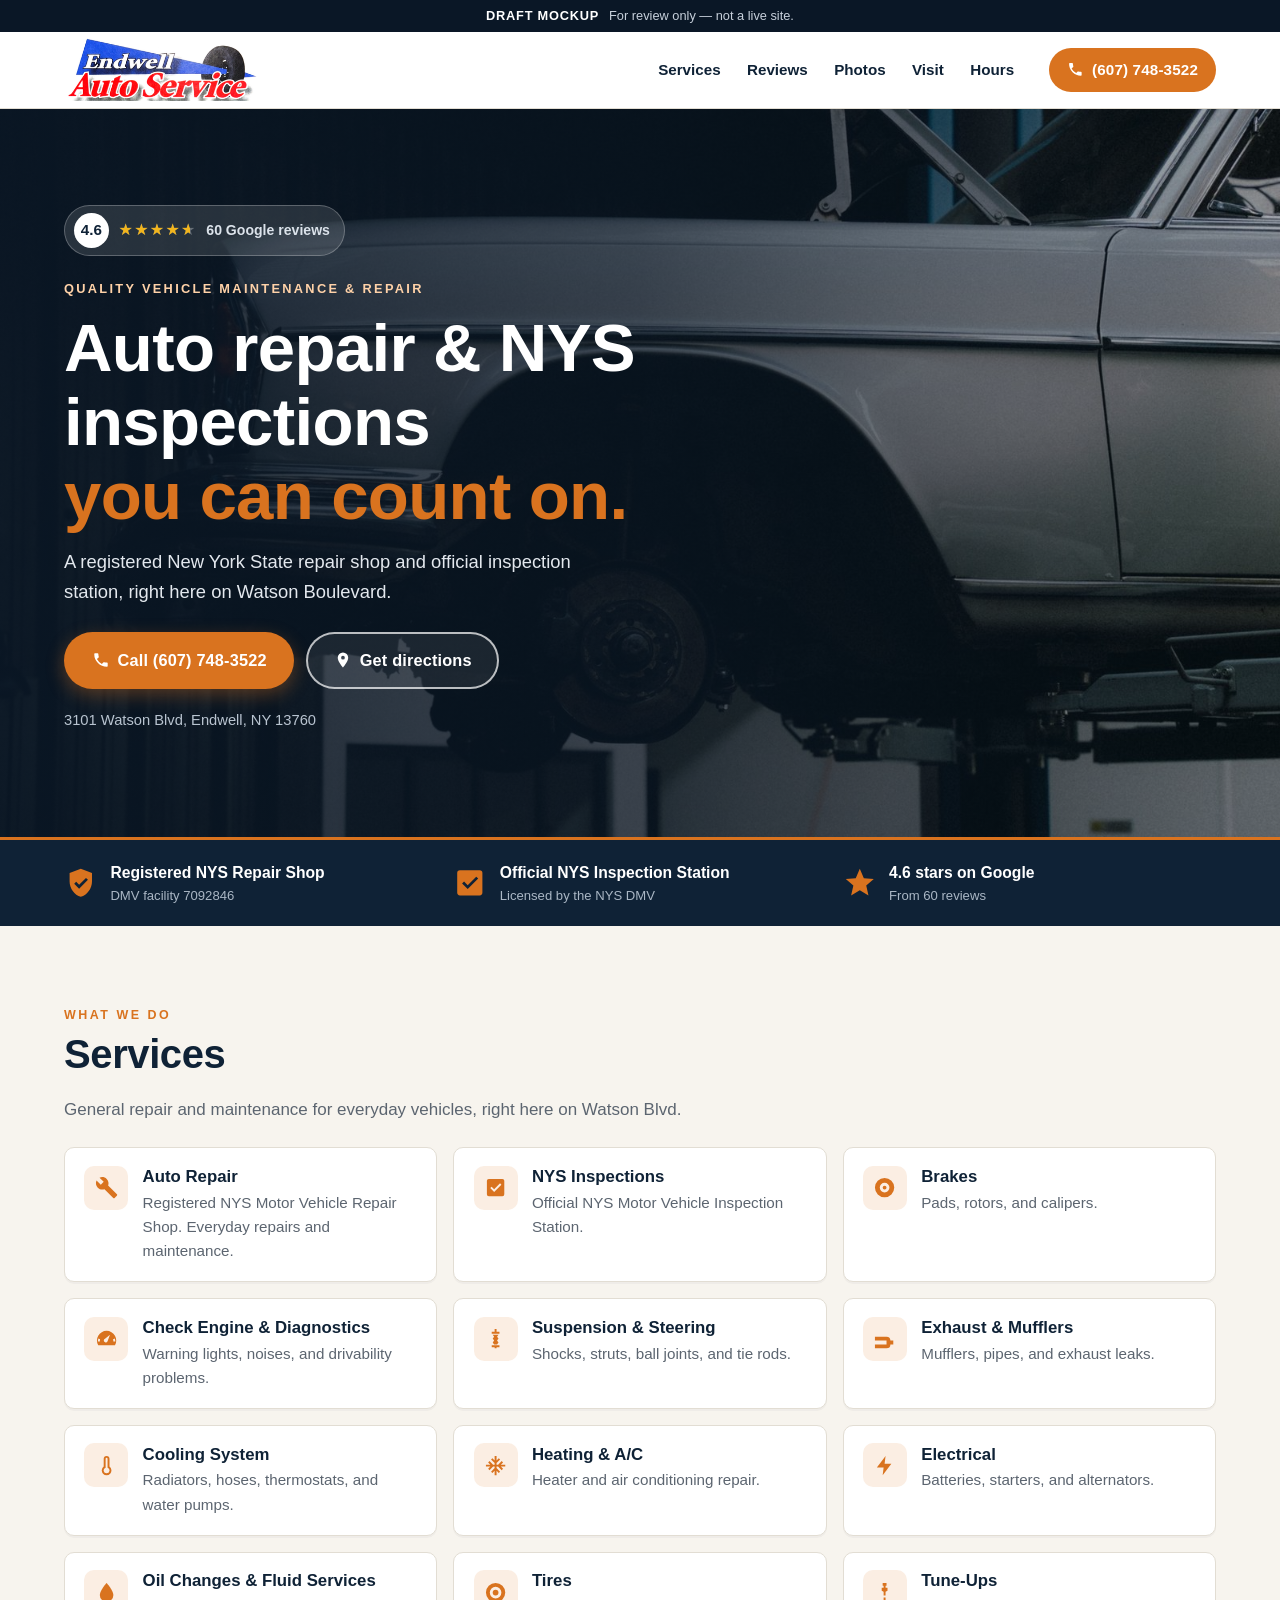
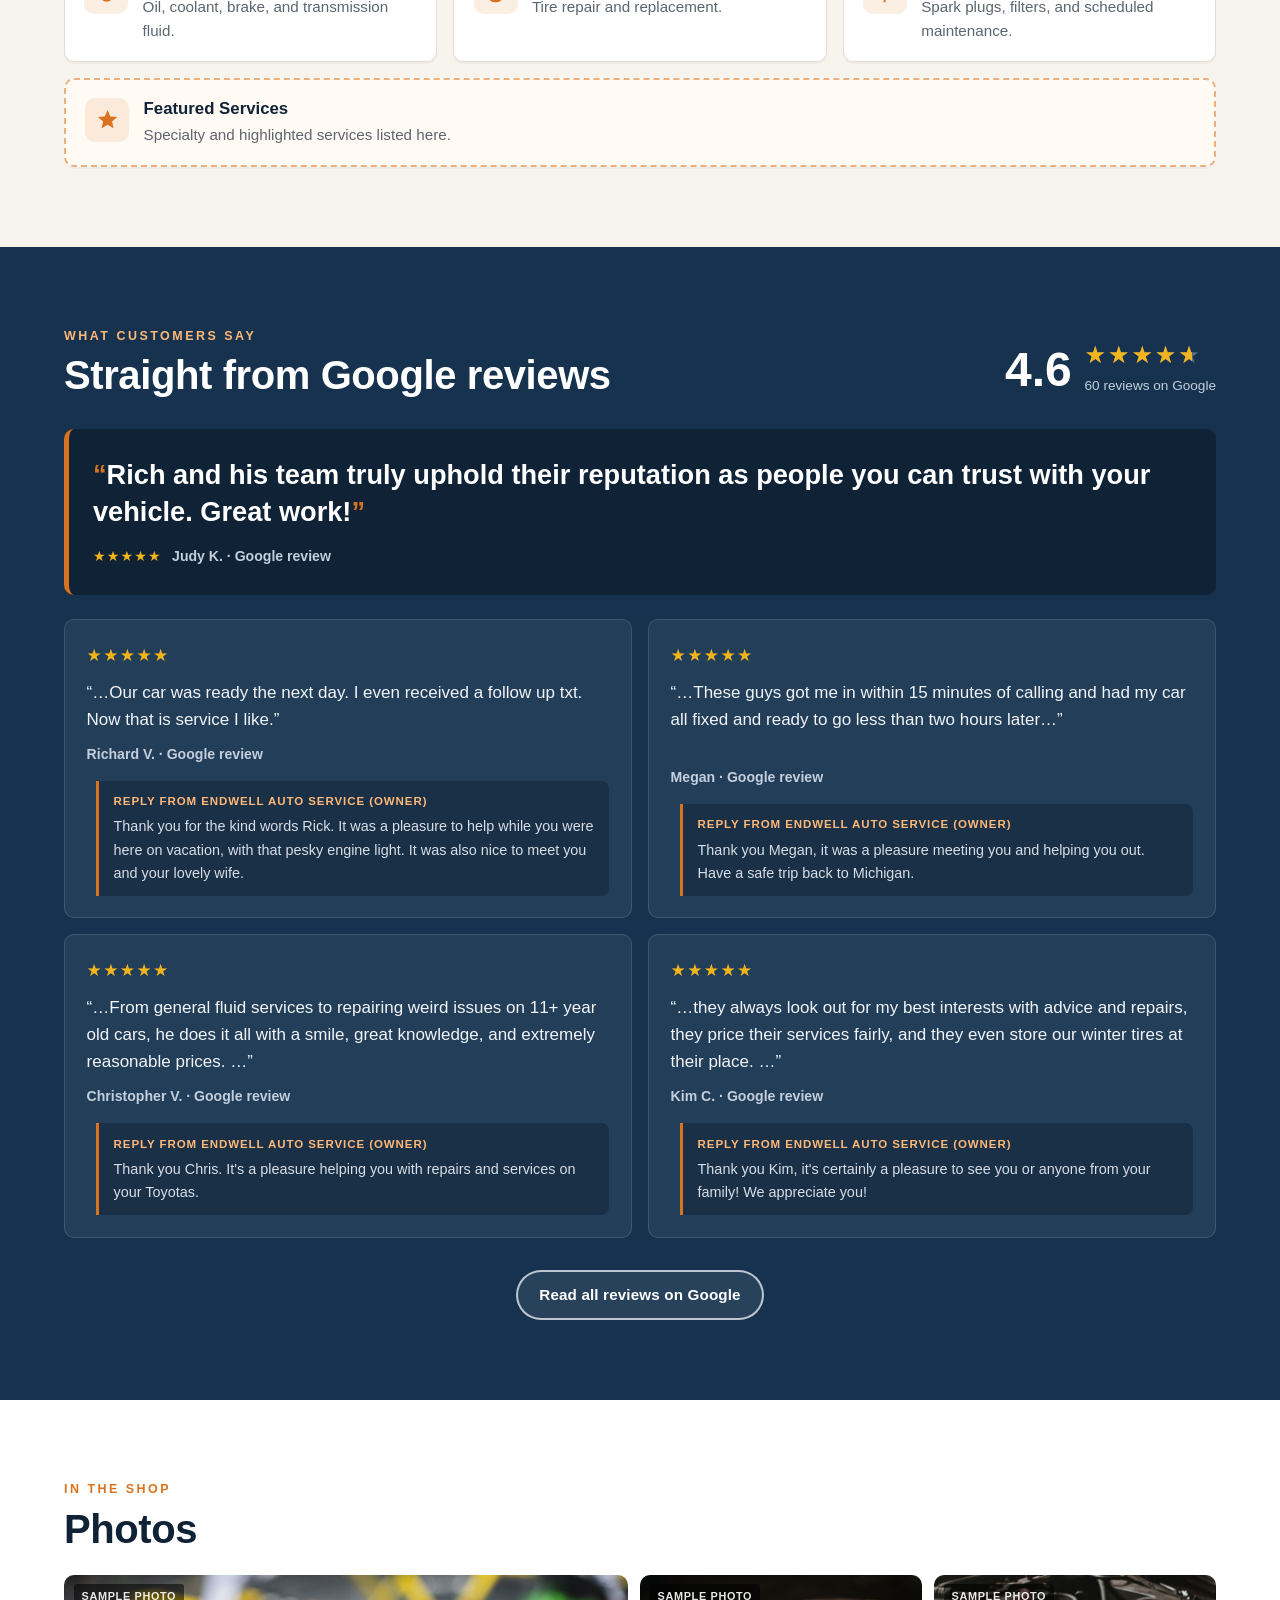
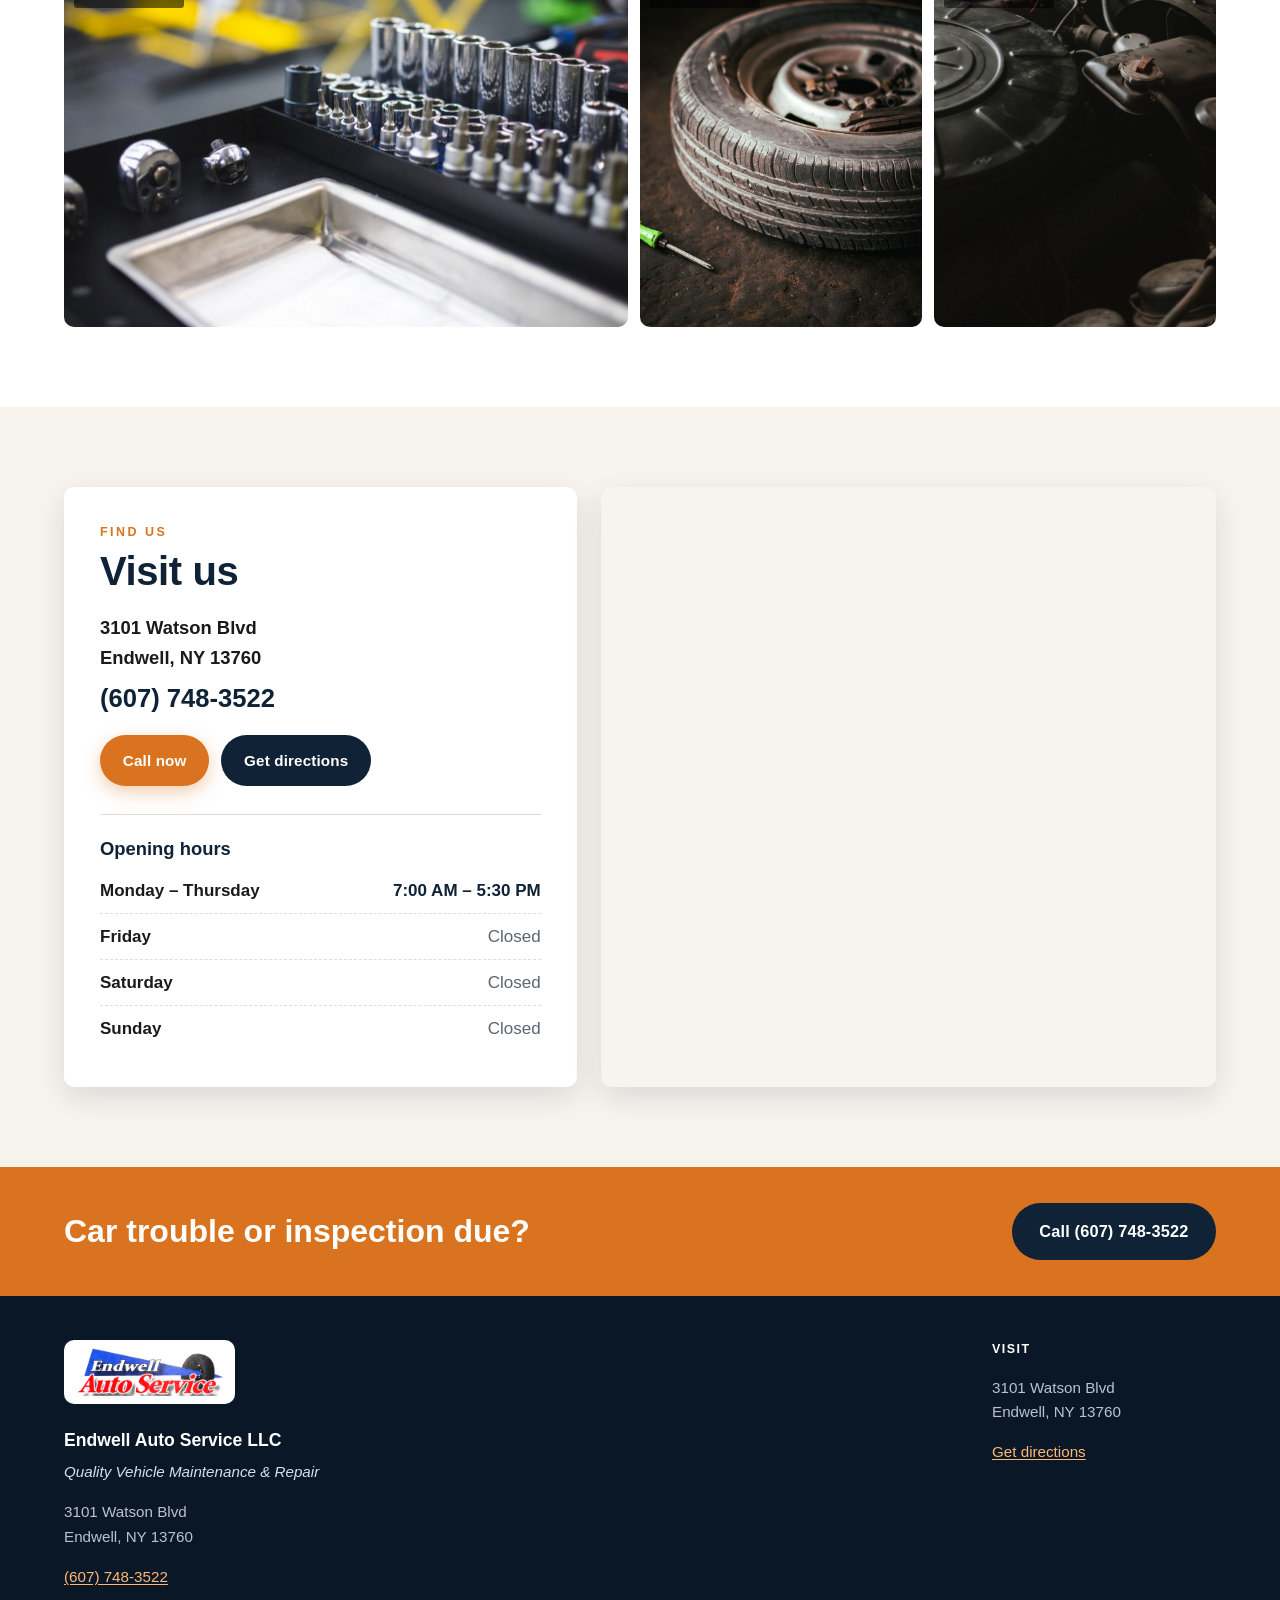
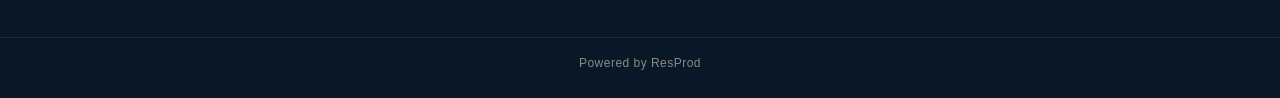
<file: endwell-auto-98fa4aba/index.html>
<!DOCTYPE html>
<html lang="en">
<head>
  <meta charset="UTF-8">
  <meta name="viewport" content="width=device-width, initial-scale=1">
  <meta name="robots" content="noindex, nofollow">
  <title>Endwell Auto Service | Auto Repair &amp; NYS Inspections | Endwell, NY</title>
  <meta name="description" content="Endwell Auto Service LLC at 3101 Watson Blvd, Endwell, NY 13760. Registered NYS repair shop and official NYS inspection station. Call (607) 748-3522.">
  <meta name="theme-color" content="#0f2236">
  <link rel="icon" href="images/favicon.svg" type="image/svg+xml">
  <!-- Link previews (iMessage, Messenger, etc.) need ABSOLUTE URLs. Update if the site moves to its own domain. -->
  <meta property="og:type" content="website">
  <meta property="og:title" content="Endwell Auto Service">
  <meta property="og:description" content="Auto repair &amp; NYS inspections, 3101 Watson Blvd, Endwell NY">
  <meta property="og:url" content="https://preview.resprodclearview.app/endwell-auto-98fa4aba/">
  <meta property="og:image" content="https://preview.resprodclearview.app/endwell-auto-98fa4aba/images/og-image.jpg">
  <meta property="og:image:width" content="1200">
  <meta property="og:image:height" content="630">
  <meta property="og:image:alt" content="Endwell Auto Service logo: Quality Vehicle Maintenance &amp; Repair">
  <meta name="twitter:card" content="summary_large_image">
  <meta name="twitter:title" content="Endwell Auto Service">
  <meta name="twitter:description" content="Auto repair &amp; NYS inspections, 3101 Watson Blvd, Endwell NY">
  <meta name="twitter:image" content="https://preview.resprodclearview.app/endwell-auto-98fa4aba/images/og-image.jpg">
  <link rel="stylesheet" href="styles.css?v=9">
</head>
<body id="top">

  <!--
    ============================================================
    EDIT HOURS HERE — this is the only hours block on the page.
    Status: Hours unconfirmed (Google listing and directories
    agree, but Friday closed is unusual — confirm with owner).
    Current copy in #hours below:
      Monday–Thursday  7:00 AM – 5:30 PM
      Friday           Closed
      Saturday         Closed
      Sunday           Closed
    After editing the #hours section, you are done — hours are
    not repeated anywhere else.

    REVIEWS: every quote in #reviews is copied word for word from
    a public Google review (trimmed only with "…"), as are the
    owner replies. Verified against Google via S R's phone screenshots, Nov 20, 2026. Sources and
    retrieval date are in README.md. Never edit the wording.
    ============================================================
  -->

  <a class="skip-link" href="#main">Skip to content</a>

  <div class="draft-banner" role="note">
    <strong>Draft mockup</strong>
    <span>For review only — not a live site.</span>
  </div>

  <header class="site-header">
    <div class="wrap header-inner">
      <a class="brand" href="#top" aria-label="Endwell Auto Service, back to top">
        <!-- Logo cropped from Rich's business card (photo, Nov 20, 2026). Swap for an original file from the shop. -->
        <img class="brand-logo" src="images/logo-header.png" width="372" height="120" alt="Endwell Auto Service">
      </a>
      <nav class="nav" aria-label="Primary">
        <a href="#services">Services</a>
        <a href="#reviews">Reviews</a>
        <a href="#photos">Photos</a>
        <a href="#visit">Visit</a>
        <a href="#hours">Hours</a>
      </nav>
      <a class="btn btn-accent header-call" href="tel:+16077483522">
        <svg class="ico" viewBox="0 0 24 24" aria-hidden="true"><path d="M6.6 10.8a15.1 15.1 0 0 0 6.6 6.6l2.2-2.2a1 1 0 0 1 1-.25 11.4 11.4 0 0 0 3.6.57 1 1 0 0 1 1 1V20a1 1 0 0 1-1 1A17 17 0 0 1 3 4a1 1 0 0 1 1-1h3.5a1 1 0 0 1 1 1c0 1.25.2 2.45.57 3.57a1 1 0 0 1-.25 1z"/></svg>
        <span class="call-short">Call</span>
        <span class="call-full">(607) 748-3522</span>
      </a>
    </div>
  </header>

  <main id="main">

    <!-- HERO -->
    <section class="hero" aria-labelledby="hero-title">
      <!-- PHOTO SWAP: stock photo (Pexels), approved by S R for the mockup.
           Replace with a real storefront / bay photo, e.g. images/hero-shop-front.jpg. -->
      <img class="hero-bg" src="images/sample-bay-lift.jpg" width="1600" height="961" alt="" aria-hidden="true">
      <div class="wrap hero-inner">
        <a class="rating-badge" href="https://www.google.com/maps/search/?api=1&query=Endwell+Auto+Service+3101+Watson+Blvd+Endwell+NY+13760" target="_blank" rel="noopener noreferrer">
          <span class="rating-num">4.6</span>
          <span class="stars-meter" role="img" aria-label="4.6 out of 5 stars"><span style="width:92%"></span></span>
          <span class="rating-src">60 Google reviews</span>
        </a>
        <p class="eyebrow">Quality Vehicle Maintenance &amp; Repair</p>
        <h1 id="hero-title">Auto repair &amp; NYS inspections <span class="accent-text">you can count on.</span></h1>
        <p class="hero-tagline">A registered New York State repair shop and official inspection station, right here on Watson Boulevard.</p>
        <div class="hero-actions">
          <a class="btn btn-accent btn-lg" href="tel:+16077483522">
            <svg class="ico" viewBox="0 0 24 24" aria-hidden="true"><path d="M6.6 10.8a15.1 15.1 0 0 0 6.6 6.6l2.2-2.2a1 1 0 0 1 1-.25 11.4 11.4 0 0 0 3.6.57 1 1 0 0 1 1 1V20a1 1 0 0 1-1 1A17 17 0 0 1 3 4a1 1 0 0 1 1-1h3.5a1 1 0 0 1 1 1c0 1.25.2 2.45.57 3.57a1 1 0 0 1-.25 1z"/></svg>
            Call (607) 748-3522
          </a>
          <a class="btn btn-light btn-lg" href="https://www.google.com/maps/dir/?api=1&destination=Endwell+Auto+Service,+3101+Watson+Blvd,+Endwell,+NY+13760" target="_blank" rel="noopener noreferrer">
            <svg class="ico" viewBox="0 0 24 24" aria-hidden="true"><path d="M12 2a7 7 0 0 0-7 7c0 5.2 7 13 7 13s7-7.8 7-13a7 7 0 0 0-7-7zm0 9.5A2.5 2.5 0 1 1 12 6.5a2.5 2.5 0 0 1 0 5z"/></svg>
            Get directions
          </a>
        </div>
        <p class="hero-address">3101 Watson Blvd, Endwell, NY 13760</p>
      </div>
    </section>

    <!-- TRUST STRIP -->
    <section class="trust" aria-label="Credentials">
      <ul class="wrap trust-list">
        <li>
          <svg class="trust-ico" viewBox="0 0 24 24" aria-hidden="true"><path d="M12 2 4 5v6c0 5 3.4 9.6 8 11 4.6-1.4 8-6 8-11V5l-8-3zm-1.2 14.2-3.5-3.5 1.4-1.4 2.1 2.1 4.9-4.9 1.4 1.4-6.3 6.3z"/></svg>
          <span><strong>Registered NYS Repair Shop</strong><small>DMV facility 7092846</small></span>
        </li>
        <li>
          <svg class="trust-ico" viewBox="0 0 24 24" aria-hidden="true"><path d="M19 3H5a2 2 0 0 0-2 2v14a2 2 0 0 0 2 2h14a2 2 0 0 0 2-2V5a2 2 0 0 0-2-2zm-8.5 13.5-4-4 1.4-1.4 2.6 2.6 6.1-6.1 1.4 1.4-7.5 7.5z"/></svg>
          <span><strong>Official NYS Inspection Station</strong><small>Licensed by the NYS DMV</small></span>
        </li>
        <li>
          <svg class="trust-ico" viewBox="0 0 24 24" aria-hidden="true"><path d="m12 17.3 6.2 3.7-1.6-7 5.4-4.7-7.1-.6L12 2 9.1 8.7 2 9.3l5.4 4.7-1.6 7z"/></svg>
          <span><strong>4.6 stars on Google</strong><small>From 60 reviews</small></span>
        </li>
      </ul>
    </section>

    <!-- SERVICES -->
    <section class="services" id="services" aria-labelledby="services-title">
      <div class="wrap">
        <p class="kicker">What we do</p>
        <h2 id="services-title">Services</h2>
        <p class="services-intro">General repair and maintenance for everyday vehicles, right here on Watson Blvd.</p>
        <ul class="service-cards">
          <li class="card svc">
            <span class="card-ico" aria-hidden="true"><svg viewBox="0 0 24 24"><path d="M22.7 19 13.6 9.9c.9-2.3.4-5-1.5-6.9-2-2-5-2.4-7.4-1.3L9 6 6 9 1.6 4.7C.4 7.1.9 10.1 2.9 12.1c1.9 1.9 4.6 2.4 6.9 1.5l9.1 9.1c.4.4 1 .4 1.4 0l2.3-2.3c.5-.4.5-1.1.1-1.4z"/></svg></span>
            <div><h3>Auto Repair</h3><p>Registered NYS Motor Vehicle Repair Shop. Everyday repairs and maintenance.</p></div>
          </li>
          <li class="card svc">
            <span class="card-ico" aria-hidden="true"><svg viewBox="0 0 24 24"><path d="M19 3H5a2 2 0 0 0-2 2v14a2 2 0 0 0 2 2h14a2 2 0 0 0 2-2V5a2 2 0 0 0-2-2zm-8.5 13.5-4-4 1.4-1.4 2.6 2.6 6.1-6.1 1.4 1.4-7.5 7.5z"/></svg></span>
            <div><h3>NYS Inspections</h3><p>Official NYS Motor Vehicle Inspection Station.</p></div>
          </li>
          <li class="card svc">
            <span class="card-ico" aria-hidden="true"><svg viewBox="0 0 24 24"><path d="M12 2a10 10 0 1 0 0 20 10 10 0 0 0 0-20zm0 15a5 5 0 1 1 0-10 5 5 0 0 1 0 10zm0-7a2 2 0 1 0 0 4 2 2 0 0 0 0-4z"/></svg></span>
            <div><h3>Brakes</h3><p>Pads, rotors, and calipers.</p></div>
          </li>
          <li class="card svc">
            <span class="card-ico" aria-hidden="true"><svg viewBox="0 0 24 24"><path d="M12 4a10 10 0 0 0-8.66 15h17.32A10 10 0 0 0 12 4zm1 10.7a2 2 0 1 1-2.6-2.6l5.1-4.2-2.5 6.8zM5 15H3a9 9 0 0 1 .5-3l1.8.8A7 7 0 0 0 5 15zm14 0a7 7 0 0 0-.3-2.2l1.8-.8A9 9 0 0 1 21 15z"/></svg></span>
            <div><h3>Check Engine &amp; Diagnostics</h3><p>Warning lights, noises, and drivability problems.</p></div>
          </li>
          <li class="card svc">
            <span class="card-ico" aria-hidden="true"><svg viewBox="0 0 24 24"><path d="M11 2h2v3h-2zM8 5h8v2H8zm1 3h6l-1.5 2 1.5 2-1.5 2 1.5 2-1.5 2H10.5L9 16l1.5-2L9 12l1.5-2zM8 19h8v2H8zm3 2h2v1h-2z"/></svg></span>
            <div><h3>Suspension &amp; Steering</h3><p>Shocks, struts, ball joints, and tie rods.</p></div>
          </li>
          <li class="card svc">
            <span class="card-ico" aria-hidden="true"><svg viewBox="0 0 24 24"><path d="M2 10h12a4 4 0 0 1 4 4v0h3v4h-3v0a4 4 0 0 1-4 4H2v-4h12v-4H2z"/></svg></span>
            <div><h3>Exhaust &amp; Mufflers</h3><p>Mufflers, pipes, and exhaust leaks.</p></div>
          </li>
          <li class="card svc">
            <span class="card-ico" aria-hidden="true"><svg viewBox="0 0 24 24"><path d="M15 13V5a3 3 0 0 0-6 0v8a5 5 0 1 0 6 0zm-3 7a3 3 0 0 1-1-5.83V5a1 1 0 0 1 2 0v9.17A3 3 0 0 1 12 20z"/></svg></span>
            <div><h3>Cooling System</h3><p>Radiators, hoses, thermostats, and water pumps.</p></div>
          </li>
          <li class="card svc">
            <span class="card-ico" aria-hidden="true"><svg viewBox="0 0 24 24"><path d="M11 2h2v4.6l2.3-2.3 1.4 1.4L13 9.4V11h1.6l3.7-3.7 1.4 1.4L17.4 11H22v2h-4.6l2.3 2.3-1.4 1.4-3.7-3.7H13v1.6l3.7 3.7-1.4 1.4-2.3-2.3V22h-2v-4.6l-2.3 2.3-1.4-1.4 3.7-3.7V13H9.4l-3.7 3.7-1.4-1.4L6.6 13H2v-2h4.6L4.3 8.7l1.4-1.4L9.4 11H11V9.4L7.3 5.7l1.4-1.4L11 6.6z"/></svg></span>
            <div><h3>Heating &amp; A/C</h3><p>Heater and air conditioning repair.</p></div>
          </li>
          <li class="card svc">
            <span class="card-ico" aria-hidden="true"><svg viewBox="0 0 24 24"><path d="M13 2 4 14h7l-1 8 9-12h-7z"/></svg></span>
            <div><h3>Electrical</h3><p>Batteries, starters, and alternators.</p></div>
          </li>
          <li class="card svc">
            <span class="card-ico" aria-hidden="true"><svg viewBox="0 0 24 24"><path d="M12 2s-7 7.6-7 12.5A7 7 0 0 0 19 14.5C19 9.6 12 2 12 2z"/></svg></span>
            <div><h3>Oil Changes &amp; Fluid Services</h3><p>Oil, coolant, brake, and transmission fluid.</p></div>
          </li>
          <li class="card svc">
            <span class="card-ico" aria-hidden="true"><svg viewBox="0 0 24 24"><path d="M12 2a10 10 0 1 0 0 20 10 10 0 0 0 0-20zm0 4a6 6 0 1 1 0 12 6 6 0 0 1 0-12zm0 3a3 3 0 1 0 0 6 3 3 0 0 0 0-6z"/></svg></span>
            <div><h3>Tires</h3><p>Tire repair and replacement.</p></div>
          </li>
          <li class="card svc">
            <span class="card-ico" aria-hidden="true"><svg viewBox="0 0 24 24"><path d="M10 2h4v3h-1v2h2v3l-2 1v4h-2v-4l-2-1V7h2V5h-1z M11 17h2v5h-2z"/></svg></span>
            <div><h3>Tune-Ups</h3><p>Spark plugs, filters, and scheduled maintenance.</p></div>
          </li>
          <!-- FEATURED SERVICES SLOT: put the shop's highlighted / specialty services here. -->
          <li class="card svc svc-featured">
            <span class="card-ico" aria-hidden="true"><svg viewBox="0 0 24 24"><path d="m12 17.3 6.2 3.7-1.6-7 5.4-4.7-7.1-.6L12 2 9.1 8.7 2 9.3l5.4 4.7-1.6 7z"/></svg></span>
            <div><h3>Featured Services</h3><p>Specialty and highlighted services listed here.</p></div>
          </li>
        </ul>
      </div>
    </section>

    <!-- REVIEWS: verbatim Google review excerpts. Sources in README.md. -->
    <section class="reviews" id="reviews" aria-labelledby="reviews-title">
      <div class="wrap">
        <div class="reviews-head">
          <div>
            <p class="kicker kicker-light">What customers say</p>
            <h2 id="reviews-title">Straight from Google reviews</h2>
          </div>
          <div class="reviews-score">
            <span class="score-num">4.6</span>
            <span>
              <span class="stars-meter stars-lg" role="img" aria-label="4.6 out of 5 stars"><span style="width:92%"></span></span>
              <span class="score-sub">60 reviews on Google</span>
            </span>
          </div>
        </div>

        <blockquote class="feature-quote">
          <p>Rich and his team truly uphold their reputation as people you can trust with your vehicle. Great work!</p>
          <footer><span class="q-stars" aria-label="5 stars">★★★★★</span> Judy K. &middot; Google review</footer>
        </blockquote>

        <ul class="quote-grid">
          <li>
            <blockquote>
              <span class="q-stars" aria-label="5 stars">★★★★★</span>
              <p>“…Our car was ready the next day. I even received a follow up txt. Now that is service I like.”</p>
              <footer>Richard V. &middot; Google review</footer>
              <div class="owner-reply">
                <p class="reply-label">Reply from Endwell Auto Service (owner)</p>
                <p>Thank you for the kind words Rick. It was a pleasure to help while you were here on vacation, with that pesky engine light. It was also nice to meet you and your lovely wife.</p>
              </div>
            </blockquote>
          </li>
          <li>
            <blockquote>
              <span class="q-stars" aria-label="5 stars">★★★★★</span>
              <p>“…These guys got me in within 15 minutes of calling and had my car all fixed and ready to go less than two hours later…”</p>
              <footer>Megan &middot; Google review</footer>
              <div class="owner-reply">
                <p class="reply-label">Reply from Endwell Auto Service (owner)</p>
                <p>Thank you Megan, it was a pleasure meeting you and helping you out. Have a safe trip back to Michigan.</p>
              </div>
            </blockquote>
          </li>
          <li>
            <blockquote>
              <span class="q-stars" aria-label="5 stars">★★★★★</span>
              <p>“…From general fluid services to repairing weird issues on 11+ year old cars, he does it all with a smile, great knowledge, and extremely reasonable prices. …”</p>
              <footer>Christopher V. &middot; Google review</footer>
              <div class="owner-reply">
                <p class="reply-label">Reply from Endwell Auto Service (owner)</p>
                <p>Thank you Chris. It&#39;s a pleasure helping you with repairs and services on your Toyotas.</p>
              </div>
            </blockquote>
          </li>
          <li>
            <blockquote>
              <span class="q-stars" aria-label="5 stars">★★★★★</span>
              <p>“…they always look out for my best interests with advice and repairs, they price their services fairly, and they even store our winter tires at their place. …”</p>
              <footer>Kim C. &middot; Google review</footer>
              <div class="owner-reply">
                <p class="reply-label">Reply from Endwell Auto Service (owner)</p>
                <p>Thank you Kim, it&#39;s certainly a pleasure to see you or anyone from your family! We appreciate you!</p>
              </div>
            </blockquote>
          </li>
        </ul>

        <p class="reviews-cta">
          <a class="btn btn-light" href="https://www.google.com/maps/search/?api=1&query=Endwell+Auto+Service+3101+Watson+Blvd+Endwell+NY+13760" target="_blank" rel="noopener noreferrer">Read all reviews on Google</a>
        </p>
      </div>
    </section>

    <!-- PHOTOS -->
    <section class="photos" id="photos" aria-labelledby="photos-title">
      <div class="wrap">
        <p class="kicker">In the shop</p>
        <h2 id="photos-title">Photos</h2>
        <ul class="photo-grid">
          <li class="photo-wide">
            <!-- PHOTO SWAP: images/photo-tools.jpg (or a shop bay / workbench shot) -->
            <figure class="shot">
              <img src="images/sample-tools.jpg" width="1600" height="705" alt="Sample photo: a socket set and ratchets on a workbench" loading="lazy">
              <span class="sample-tag">Sample photo</span>
            </figure>
          </li>
          <li>
            <!-- PHOTO SWAP: images/photo-tires.jpg -->
            <figure class="shot">
              <img src="images/sample-tire.jpg" width="1600" height="1067" alt="Sample photo: a worn tire and screwdriver on a garage floor" loading="lazy">
              <span class="sample-tag">Sample photo</span>
            </figure>
          </li>
          <li>
            <!-- PHOTO SWAP: images/photo-engine.jpg (or a shop sign / storefront shot) -->
            <figure class="shot">
              <img src="images/sample-engine.jpg" width="1600" height="1440" alt="Sample photo: an engine bay during service" loading="lazy">
              <span class="sample-tag">Sample photo</span>
            </figure>
          </li>
        </ul>
      </div>
    </section>

    <!-- VISIT + HOURS -->
    <section class="visit" id="visit" aria-labelledby="visit-title">
      <div class="wrap visit-grid">
        <div class="visit-card">
          <p class="kicker">Find us</p>
          <h2 id="visit-title">Visit us</h2>
          <p class="visit-addr">3101 Watson Blvd<br>Endwell, NY 13760</p>
          <p class="visit-phone"><a href="tel:+16077483522">(607) 748-3522</a></p>
          <div class="hero-actions">
            <a class="btn btn-accent" href="tel:+16077483522">Call now</a>
            <a class="btn btn-dark" href="https://www.google.com/maps/dir/?api=1&destination=Endwell+Auto+Service,+3101+Watson+Blvd,+Endwell,+NY+13760" target="_blank" rel="noopener noreferrer">Get directions</a>
          </div>

          <!-- EDIT-HOURS: change hours in this block only. Also update the comment at the top of this file. -->
          <div id="hours" class="hours">
            <h3>Opening hours</h3>
            <dl class="hours-list">
              <div>
                <dt>Monday – Thursday</dt>
                <dd>7:00 AM – 5:30 PM</dd>
              </div>
              <div class="closed">
                <dt>Friday</dt>
                <dd>Closed</dd>
              </div>
              <div class="closed">
                <dt>Saturday</dt>
                <dd>Closed</dd>
              </div>
              <div class="closed">
                <dt>Sunday</dt>
                <dd>Closed</dd>
              </div>
            </dl>
          </div>
        </div>
        <div class="map-wrap">
          <iframe
            class="map"
            title="Map of Endwell Auto Service at 3101 Watson Blvd, Endwell, NY"
            src="https://www.google.com/maps?q=Endwell+Auto+Service,+3101+Watson+Blvd,+Endwell,+NY+13760&output=embed"
            loading="lazy"
            referrerpolicy="no-referrer-when-downgrade"
            allowfullscreen></iframe>
        </div>
      </div>
    </section>

    <!-- CLOSING CTA -->
    <section class="cta-band" aria-label="Call us">
      <div class="wrap cta-inner">
        <p class="cta-line">Car trouble or inspection due?</p>
        <a class="btn btn-accent btn-lg" href="tel:+16077483522">Call (607) 748-3522</a>
      </div>
    </section>

  </main>

  <footer class="site-footer">
    <div class="wrap footer-grid">
      <div>
        <span class="footer-logo"><img src="images/logo-header.png" width="372" height="120" alt="Endwell Auto Service" loading="lazy"></span>
        <p class="footer-name">Endwell Auto Service LLC</p>
        <p class="footer-tagline">Quality Vehicle Maintenance &amp; Repair</p>
        <p>3101 Watson Blvd<br>Endwell, NY 13760</p>
        <p><a href="tel:+16077483522">(607) 748-3522</a></p>
      </div>
      <div>
        <p class="footer-label">Visit</p>
        <p>3101 Watson Blvd<br>Endwell, NY 13760</p>
        <p><a href="https://www.google.com/maps/dir/?api=1&destination=Endwell+Auto+Service,+3101+Watson+Blvd,+Endwell,+NY+13760" target="_blank" rel="noopener noreferrer">Get directions</a></p>
      </div>
    </div>
    <p class="footer-credit">Powered by ResProd</p>
  </footer>

  <div class="call-bar" role="region" aria-label="Call or get directions">
    <a class="btn btn-accent" href="tel:+16077483522">
      <svg class="ico" viewBox="0 0 24 24" aria-hidden="true"><path d="M6.6 10.8a15.1 15.1 0 0 0 6.6 6.6l2.2-2.2a1 1 0 0 1 1-.25 11.4 11.4 0 0 0 3.6.57 1 1 0 0 1 1 1V20a1 1 0 0 1-1 1A17 17 0 0 1 3 4a1 1 0 0 1 1-1h3.5a1 1 0 0 1 1 1c0 1.25.2 2.45.57 3.57a1 1 0 0 1-.25 1z"/></svg>
      Call now
    </a>
    <a class="btn btn-dark" href="https://www.google.com/maps/dir/?api=1&destination=Endwell+Auto+Service,+3101+Watson+Blvd,+Endwell,+NY+13760" target="_blank" rel="noopener noreferrer">Directions</a>
  </div>

</body>
</html>
</file>
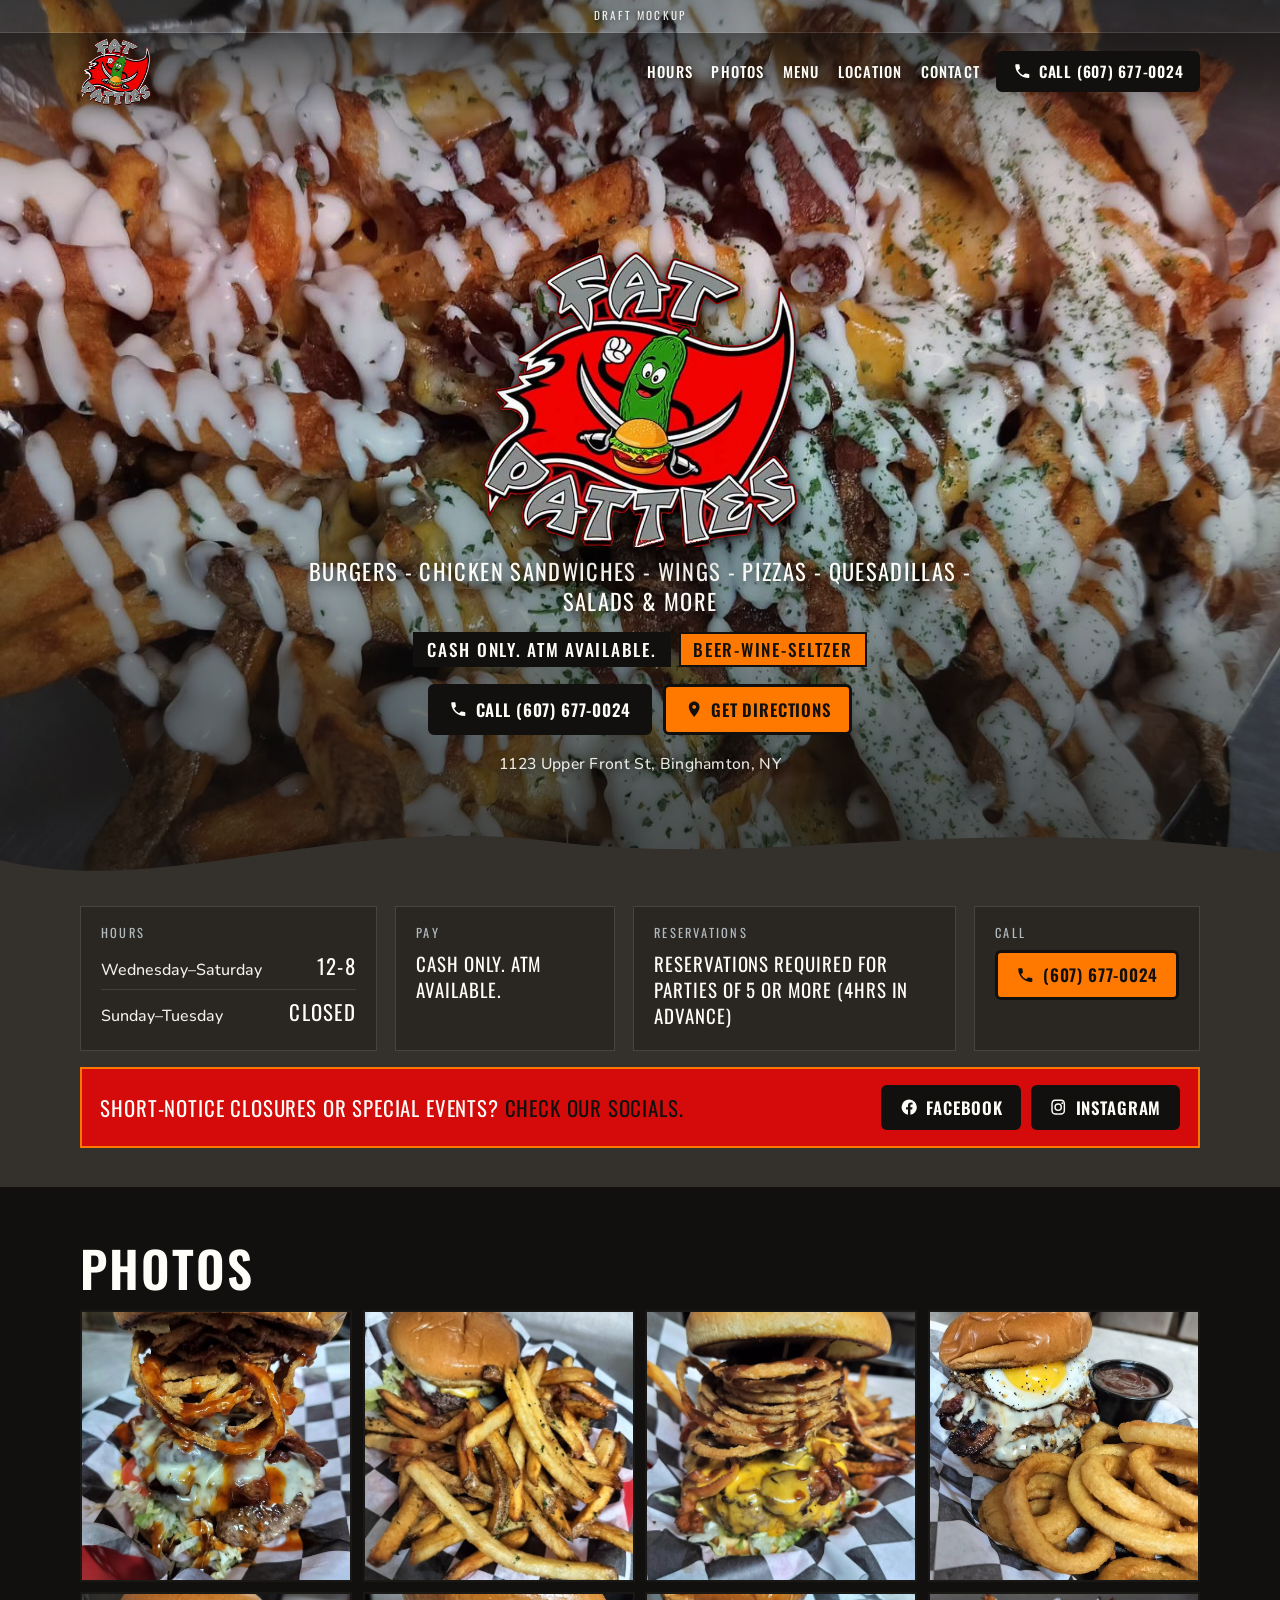
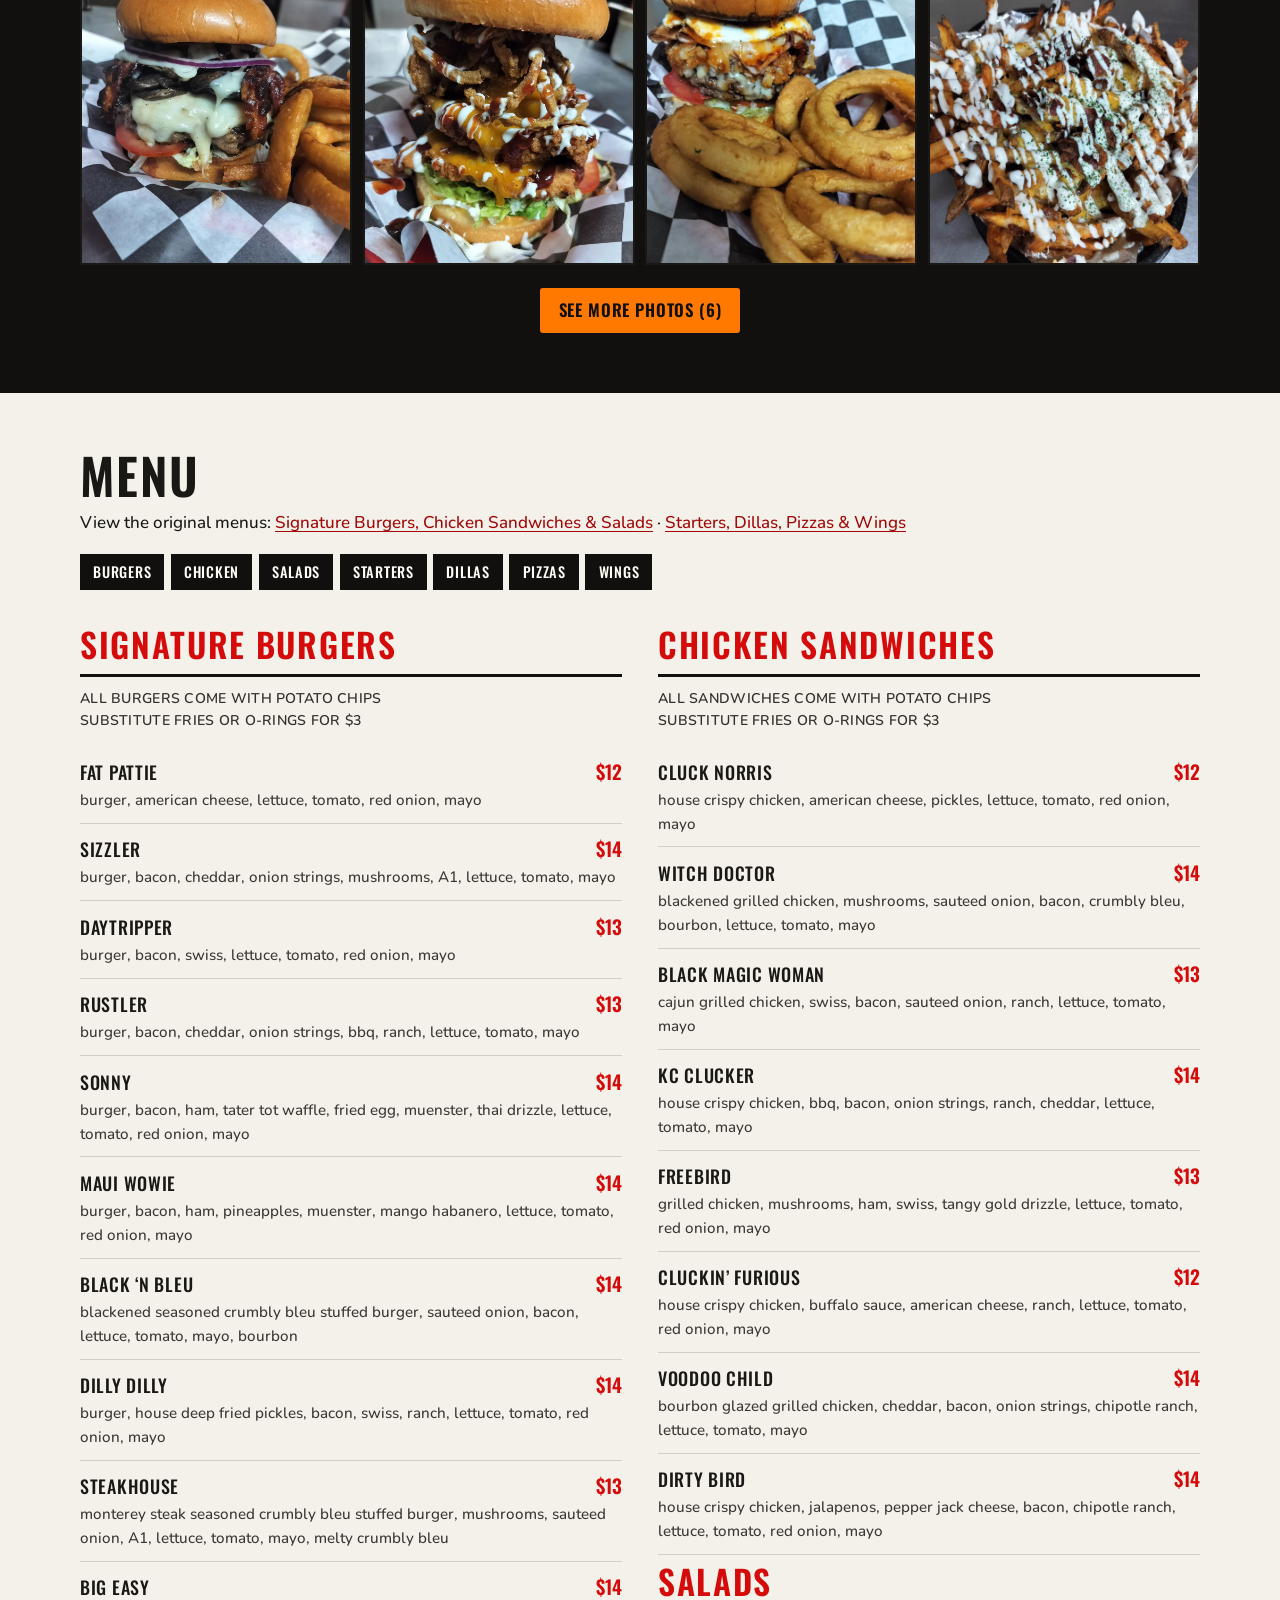
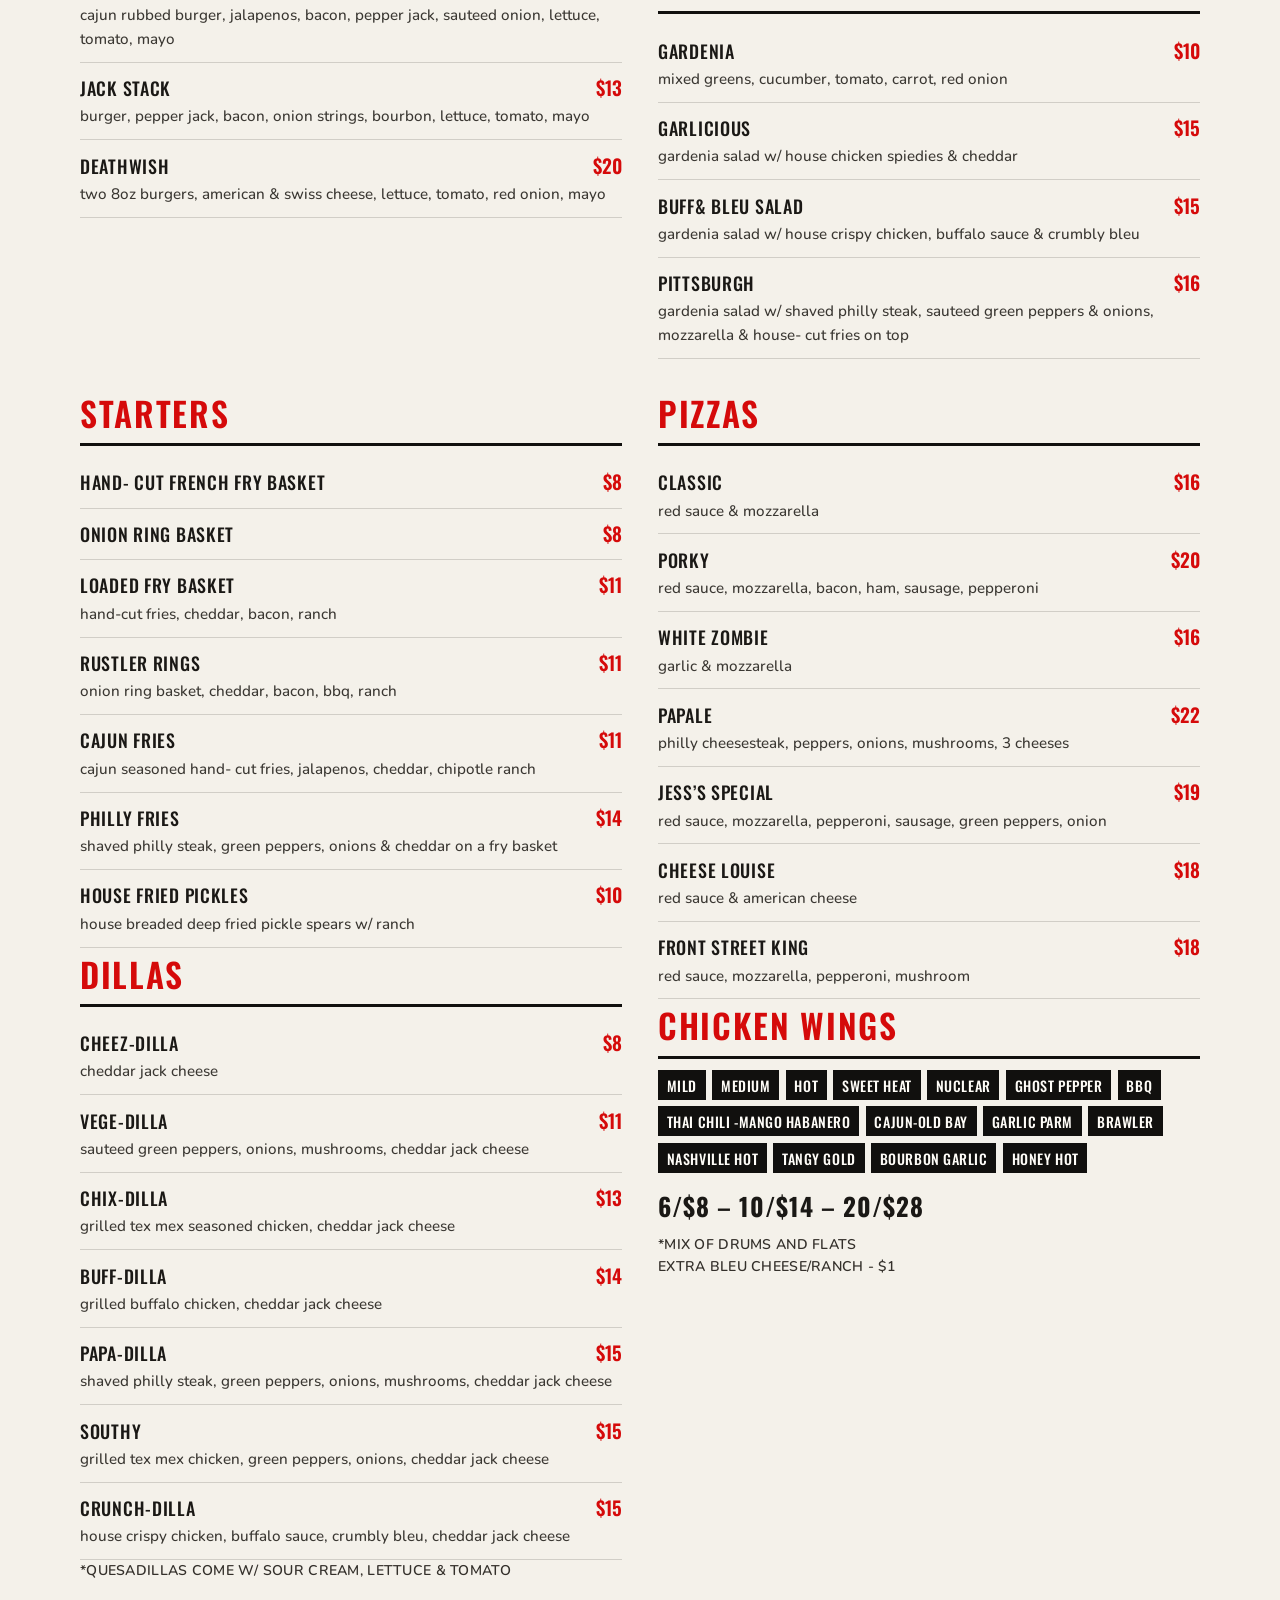
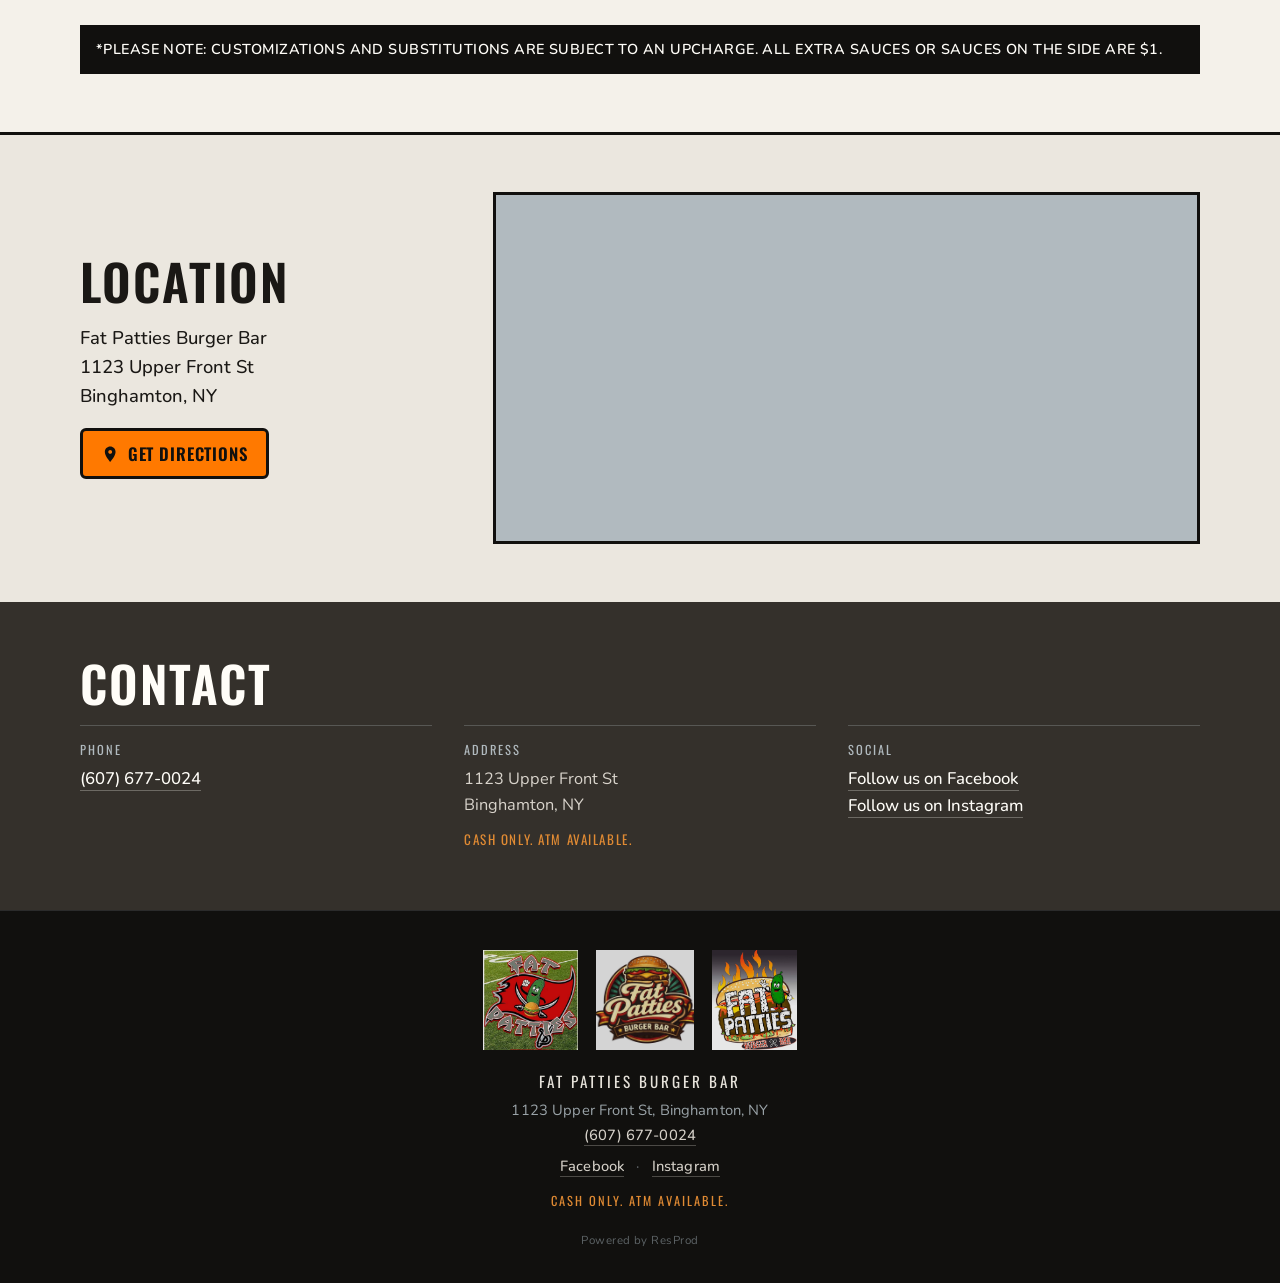
<file: fat-patties/index.html>
<!DOCTYPE html>
<html lang="en">
<head>
  <meta charset="utf-8">
  <meta name="viewport" content="width=device-width, initial-scale=1">
  <meta name="robots" content="noindex, nofollow">
  <meta name="description" content="Fat Patties Burger Bar, 1123 Upper Front St, Binghamton, NY. Burgers, chicken sandwiches, wings, pizzas, quesadillas, salads and more. Cash only. ATM available. Call (607) 677-0024.">
  <title>Fat Patties Burger Bar — Binghamton, NY</title>
  <link rel="stylesheet" href="styles.css">
  <link rel="icon" href="images/logo-flag.png" type="image/png">
  <script>
    document.documentElement.classList.add("js");
  </script>
</head>
<body>
  <a class="skip-link" href="#main">Skip to content</a>

  <div class="site-chrome">
    <div class="draft-banner" role="status">Draft mockup</div>
    <header class="site-header">
      <div class="header-inner wrap">
        <a class="brand" href="#top">
          <img src="images/logo-flag.png" width="549" height="510" alt="Fat Patties Burger Bar">
        </a>
        <nav class="nav" aria-label="Primary">
          <a href="#hours">Hours</a>
          <a href="#photos">Photos</a>
          <a href="#menu">Menu</a>
          <a href="#location">Location</a>
          <a href="#contact">Contact</a>
        </nav>
        <a class="btn btn-dark header-call" href="tel:+16076770024">
          <svg class="icon" viewBox="0 0 24 24" aria-hidden="true" focusable="false"><path fill="currentColor" d="M6.6 10.8c1.4 2.8 3.8 5.1 6.6 6.6l2.2-2.2c.3-.3.7-.4 1.1-.2 1.2.4 2.5.6 3.8.6.6 0 1 .4 1 1V20c0 .6-.4 1-1 1C10.6 21 3 13.4 3 4c0-.6.4-1 1-1h3.5c.6 0 1 .4 1 1 0 1.3.2 2.6.6 3.8.1.4 0 .8-.3 1.1L6.6 10.8z"/></svg>
          Call (607) 677-0024
        </a>
      </div>
    </header>
  </div>

  <main id="main">
    <section class="hero" id="top" aria-labelledby="hero-heading">
      <div class="hero-bg" role="img" aria-label="Loaded fries with cheese, bacon, and white sauce"></div>
      <div class="hero-overlay" aria-hidden="true"></div>
      <div class="wrap hero-inner">
        <h1 id="hero-heading" class="visually-hidden">Fat Patties Burger Bar</h1>
        <img class="hero-logo" src="images/logo-flag.png" width="549" height="510" alt="Fat Patties: a pickle pirate with crossed swords and a burger on a red flag">
        <p class="hero-tagline">Burgers - Chicken Sandwiches - Wings - Pizzas - Quesadillas - Salads &amp; More</p>
        <div class="hero-badges">
          <p class="badge-cash">CASH ONLY. ATM AVAILABLE.</p>
          <p class="badge-drinks">BEER-WINE-SELTZER</p>
        </div>
        <div class="hero-actions">
          <a class="btn btn-dark" href="tel:+16076770024">
            <svg class="icon" viewBox="0 0 24 24" aria-hidden="true" focusable="false"><path fill="currentColor" d="M6.6 10.8c1.4 2.8 3.8 5.1 6.6 6.6l2.2-2.2c.3-.3.7-.4 1.1-.2 1.2.4 2.5.6 3.8.6.6 0 1 .4 1 1V20c0 .6-.4 1-1 1C10.6 21 3 13.4 3 4c0-.6.4-1 1-1h3.5c.6 0 1 .4 1 1 0 1.3.2 2.6.6 3.8.1.4 0 .8-.3 1.1L6.6 10.8z"/></svg>
            Call (607) 677-0024
          </a>
          <a class="btn btn-orange" href="https://www.google.com/maps/dir/?api=1&amp;destination=1123+Upper+Front+St,+Binghamton,+NY" target="_blank" rel="noopener noreferrer">
            <svg class="icon" viewBox="0 0 24 24" aria-hidden="true" focusable="false"><path fill="currentColor" d="M12 2C8.1 2 5 5.1 5 9c0 5.2 7 13 7 13s7-7.8 7-13c0-3.9-3.1-7-7-7zm0 9.5c-1.4 0-2.5-1.1-2.5-2.5S10.6 6.5 12 6.5s2.5 1.1 2.5 2.5S13.4 11.5 12 11.5z"/></svg>
            Get Directions
          </a>
        </div>
        <p class="hero-address">1123 Upper Front St, Binghamton, NY</p>
      </div>
      <svg class="hero-wave" viewBox="0 0 1440 140" preserveAspectRatio="none" aria-hidden="true" focusable="false">
        <path d="M0 88C180 140 380 28 620 64C860 100 1100 24 1440 80V140H0Z"></path>
      </svg>
    </section>

    <section class="info-strip" id="hours" aria-labelledby="hours-heading">
      <div class="wrap info-grid">
        <article class="info-card info-hours">
          <h2 id="hours-heading">Hours</h2>
          <!--
            =====================================================
            EDIT HOURS HERE
            This is the only place hours are listed on the page.
            Update the rows below when the schedule changes.
            =====================================================
          -->
          <ul class="hours-list">
            <li>
              <span class="day">Wednesday–Saturday</span>
              <span class="time">12-8</span>
            </li>
            <li>
              <span class="day">Sunday–Tuesday</span>
              <span class="time">Closed</span>
            </li>
          </ul>
        </article>
        <article class="info-card">
          <h2>Pay</h2>
          <p class="info-emphasis">CASH ONLY. ATM AVAILABLE.</p>
        </article>
        <article class="info-card">
          <h2>Reservations</h2>
          <p class="info-emphasis">RESERVATIONS REQUIRED FOR PARTIES OF 5 OR MORE (4hrs in Advance)</p>
        </article>
        <article class="info-card info-call">
          <h2>Call</h2>
          <a class="btn btn-orange" href="tel:+16076770024">
            <svg class="icon" viewBox="0 0 24 24" aria-hidden="true" focusable="false"><path fill="currentColor" d="M6.6 10.8c1.4 2.8 3.8 5.1 6.6 6.6l2.2-2.2c.3-.3.7-.4 1.1-.2 1.2.4 2.5.6 3.8.6.6 0 1 .4 1 1V20c0 .6-.4 1-1 1C10.6 21 3 13.4 3 4c0-.6.4-1 1-1h3.5c.6 0 1 .4 1 1 0 1.3.2 2.6.6 3.8.1.4 0 .8-.3 1.1L6.6 10.8z"/></svg>
            (607) 677-0024
          </a>
        </article>
      </div>
      <div class="wrap">
        <div class="social-alert">
          <p class="social-alert-text">Short-notice closures or special events? <span>Check our socials.</span></p>
          <div class="social-alert-links">
            <a class="btn btn-social" href="https://www.facebook.com/fatpatties607" target="_blank" rel="noopener noreferrer"><svg class="icon" viewBox="0 0 24 24" aria-hidden="true" focusable="false"><path fill="currentColor" d="M22 12a10 10 0 1 0-11.56 9.88v-6.99H7.9V12h2.54V9.8c0-2.5 1.49-3.89 3.78-3.89 1.09 0 2.24.2 2.24.2v2.46h-1.26c-1.24 0-1.63.77-1.63 1.56V12h2.78l-.44 2.89h-2.34v6.99A10 10 0 0 0 22 12z"/></svg> Facebook</a>
            <a class="btn btn-social" href="https://www.instagram.com/fatpatties607" target="_blank" rel="noopener noreferrer"><svg class="icon" viewBox="0 0 24 24" aria-hidden="true" focusable="false"><path fill="currentColor" d="M12 7a5 5 0 1 0 0 10 5 5 0 0 0 0-10zm0 8.2a3.2 3.2 0 1 1 0-6.4 3.2 3.2 0 0 1 0 6.4zM17.3 5.5a1.2 1.2 0 1 0 0 2.4 1.2 1.2 0 0 0 0-2.4zM12 2c-2.7 0-3.1 0-4.1.1-2.7.1-4.6 2-4.8 4.8C3 7.9 3 8.3 3 11v2c0 2.7 0 3.1.1 4.1.1 2.7 2 4.6 4.8 4.8 1 .1 1.4.1 4.1.1s3.1 0 4.1-.1c2.7-.1 4.6-2 4.8-4.8.1-1 .1-1.4.1-4.1v-2c0-2.7 0-3.1-.1-4.1-.1-2.7-2-4.6-4.8-4.8C15.1 2 14.7 2 12 2zm0 1.8c2.7 0 3 0 4 .1 1.8.1 2.9 1.2 3 3 .1 1 .1 1.3.1 4.1v2c0 2.7 0 3-.1 4-.1 1.8-1.2 2.9-3 3-1 .1-1.3.1-4 .1s-3 0-4-.1c-1.8-.1-2.9-1.2-3-3-.1-1-.1-1.3-.1-4v-2c0-2.8 0-3.1.1-4.1.1-1.8 1.2-2.9 3-3 1-.1 1.3-.1 4-.1z"/></svg> Instagram</a>
          </div>
        </div>
      </div>
    </section>

<section class="section section-photos" id="photos" aria-labelledby="photos-heading">
      <div class="wrap">
        <h2 id="photos-heading">Photos</h2>
        <!-- Gallery shows the first 8 photos; the rest open with the "See more photos" button. Add new photos as more <li> tiles. -->
        <ul class="photo-grid" id="photo-grid">
          <li class="photo-tile">
            <img src="images/burger-onion-strings.jpg" alt="Burger with onion strings, melted cheese, bacon, and sauce" width="986" height="1200">
          </li>
          <li class="photo-tile">
            <img loading="lazy" src="images/burger-fries.jpg" alt="Cheeseburger with a basket of french fries" width="1200" height="1200">
          </li>
          <li class="photo-tile">
            <img loading="lazy" src="images/burger-onion-strings-2.jpg" alt="Burger with cheddar, bacon, onion strings, and fries" width="1200" height="1200">
          </li>
          <li class="photo-tile">
            <img loading="lazy" src="images/burger-fried-egg.jpg" alt="Burger topped with a fried egg, served with onion rings" width="1067" height="1200">
          </li>
          <li class="photo-tile">
            <img loading="lazy" src="images/burger-mushroom.jpg" alt="Burger with mushrooms, bacon, melted cheese, and onion rings" width="976" height="1200">
          </li>
          <li class="photo-tile">
            <img loading="lazy" src="images/chicken-sandwich.jpg" alt="Crispy chicken sandwich with cheese, onion strings, and sauce" width="1047" height="1200">
          </li>
          <li class="photo-tile">
            <img loading="lazy" src="images/burger-egg-rings.jpg" alt="Burger with a fried egg and a basket of onion rings" width="1200" height="1200">
          </li>
          <li class="photo-tile">
            <img loading="lazy" src="images/loaded-fries.jpg" alt="French fries topped with cheese, bacon, and a white sauce" width="1200" height="1200">
          </li>
          <li class="photo-tile">
            <img loading="lazy" src="images/quesadilla.jpg" alt="Quesadilla wedges with chicken, served with lettuce and tomato" width="1200" height="1200">
          </li>
          <li class="photo-tile">
            <img loading="lazy" src="images/salad.jpg" alt="Salad with greens, cucumber, red onion, blue cheese, and sauced chicken" width="1200" height="1200">
          </li>
          <li class="photo-tile">
            <img loading="lazy" src="images/pizza.jpg" alt="Pizza with melted cheese and meat toppings" width="1200" height="1200">
          </li>
          <li class="photo-tile">
            <img loading="lazy" src="images/wings-seasoned.jpg" alt="Basket of seasoned chicken wings with dipping sauce and celery" width="1200" height="1200">
          </li>
          <li class="photo-tile">
            <img loading="lazy" src="images/wings-sauced.jpg" alt="Basket of sauced chicken wings with celery and dipping sauce" width="1200" height="1200">
          </li>
          <li class="photo-tile">
            <img loading="lazy" src="images/wings-grated-cheese.jpg" alt="Chicken wings topped with grated cheese, served with celery and dipping sauce" width="1200" height="1200">
          </li>
        </ul>
        <div class="photo-more-wrap">
          <button type="button" class="btn btn-orange photo-more" aria-controls="photo-grid" aria-expanded="false" hidden>See more photos</button>
        </div>
      </div>
    </section>

<section class="section section-menu" id="menu" aria-labelledby="menu-heading">
      <div class="wrap">
        <h2 id="menu-heading">Menu</h2>
        <p class="menu-originals">View the original menus:
          <a href="images/menu-sep2026.jpg">Signature Burgers, Chicken Sandwiches &amp; Salads</a>
          ·
          <a href="images/menu-sept2026-2.jpg">Starters, Dillas, Pizzas &amp; Wings</a>
        </p>
        <nav class="menu-jump" aria-label="Menu sections">
          <a href="#signature-burgers">Burgers</a>
          <a href="#chicken-sandwiches">Chicken</a>
          <a href="#salads">Salads</a>
          <a href="#starters">Starters</a>
          <a href="#dillas">Dillas</a>
          <a href="#pizzas">Pizzas</a>
          <a href="#chicken-wings">Wings</a>
        </nav>

        <div class="menu-split">
          <div class="menu-col">
            <h3 id="signature-burgers">Signature Burgers</h3>
            <p class="menu-note">ALL BURGERS COME WITH POTATO CHIPS<br>SUBSTITUTE FRIES OR O-RINGS FOR $3</p>
            <ul class="menu-list">
              <li>
                <div class="item-head"><span class="item-name">FAT PATTIE</span><span class="item-price">$12</span></div>
                <p class="item-desc">burger, american cheese, lettuce, tomato, red onion, mayo</p>
              </li>
              <li>
                <div class="item-head"><span class="item-name">SIZZLER</span><span class="item-price">$14</span></div>
                <p class="item-desc">burger, bacon, cheddar, onion strings, mushrooms, A1, lettuce, tomato, mayo</p>
              </li>
              <li>
                <div class="item-head"><span class="item-name">DAYTRIPPER</span><span class="item-price">$13</span></div>
                <p class="item-desc">burger, bacon, swiss, lettuce, tomato, red onion, mayo</p>
              </li>
              <li>
                <div class="item-head"><span class="item-name">RUSTLER</span><span class="item-price">$13</span></div>
                <p class="item-desc">burger, bacon, cheddar, onion strings, bbq, ranch, lettuce, tomato, mayo</p>
              </li>
              <li>
                <div class="item-head"><span class="item-name">SONNY</span><span class="item-price">$14</span></div>
                <p class="item-desc">burger, bacon, ham, tater tot waffle, fried egg, muenster, thai drizzle, lettuce, tomato, red onion, mayo</p>
              </li>
              <li>
                <div class="item-head"><span class="item-name">MAUI WOWIE</span><span class="item-price">$14</span></div>
                <p class="item-desc">burger, bacon, ham, pineapples, muenster, mango habanero, lettuce, tomato, red onion, mayo</p>
              </li>
              <li>
                <div class="item-head"><span class="item-name">BLACK ‘N BLEU</span><span class="item-price">$14</span></div>
                <p class="item-desc">blackened seasoned crumbly bleu stuffed burger, sauteed onion, bacon, lettuce, tomato, mayo, bourbon</p>
              </li>
              <li>
                <div class="item-head"><span class="item-name">DILLY DILLY</span><span class="item-price">$14</span></div>
                <p class="item-desc">burger, house deep fried pickles, bacon, swiss, ranch, lettuce, tomato, red onion, mayo</p>
              </li>
              <li>
                <div class="item-head"><span class="item-name">STEAKHOUSE</span><span class="item-price">$13</span></div>
                <p class="item-desc">monterey steak seasoned crumbly bleu stuffed burger, mushrooms, sauteed onion, A1, lettuce, tomato, mayo, melty crumbly bleu</p>
              </li>
              <li>
                <div class="item-head"><span class="item-name">BIG EASY</span><span class="item-price">$14</span></div>
                <p class="item-desc">cajun rubbed burger, jalapenos, bacon, pepper jack, sauteed onion, lettuce, tomato, mayo</p>
              </li>
              <li>
                <div class="item-head"><span class="item-name">JACK STACK</span><span class="item-price">$13</span></div>
                <p class="item-desc">burger, pepper jack, bacon, onion strings, bourbon, lettuce, tomato, mayo</p>
              </li>
              <li>
                <div class="item-head"><span class="item-name">DEATHWISH</span><span class="item-price">$20</span></div>
                <p class="item-desc">two 8oz burgers, american &amp; swiss cheese, lettuce, tomato, red onion, mayo</p>
              </li>
            </ul>
          </div>

          <div class="menu-col">
            <h3 id="chicken-sandwiches">Chicken Sandwiches</h3>
            <p class="menu-note">ALL SANDWICHES COME WITH POTATO CHIPS<br>SUBSTITUTE FRIES OR O-RINGS FOR $3</p>
            <ul class="menu-list">
              <li>
                <div class="item-head"><span class="item-name">CLUCK NORRIS</span><span class="item-price">$12</span></div>
                <p class="item-desc">house crispy chicken, american cheese, pickles, lettuce, tomato, red onion, mayo</p>
              </li>
              <li>
                <div class="item-head"><span class="item-name">WITCH DOCTOR</span><span class="item-price">$14</span></div>
                <p class="item-desc">blackened grilled chicken, mushrooms, sauteed onion, bacon, crumbly bleu, bourbon, lettuce, tomato, mayo</p>
              </li>
              <li>
                <div class="item-head"><span class="item-name">BLACK MAGIC WOMAN</span><span class="item-price">$13</span></div>
                <p class="item-desc">cajun grilled chicken, swiss, bacon, sauteed onion, ranch, lettuce, tomato, mayo</p>
              </li>
              <li>
                <div class="item-head"><span class="item-name">KC CLUCKER</span><span class="item-price">$14</span></div>
                <p class="item-desc">house crispy chicken, bbq, bacon, onion strings, ranch, cheddar, lettuce, tomato, mayo</p>
              </li>
              <li>
                <div class="item-head"><span class="item-name">FREEBIRD</span><span class="item-price">$13</span></div>
                <p class="item-desc">grilled chicken, mushrooms, ham, swiss, tangy gold drizzle, lettuce, tomato, red onion, mayo</p>
              </li>
              <li>
                <div class="item-head"><span class="item-name">CLUCKIN’ FURIOUS</span><span class="item-price">$12</span></div>
                <p class="item-desc">house crispy chicken, buffalo sauce, american cheese, ranch, lettuce, tomato, red onion, mayo</p>
              </li>
              <li>
                <div class="item-head"><span class="item-name">VOODOO CHILD</span><span class="item-price">$14</span></div>
                <p class="item-desc">bourbon glazed grilled chicken, cheddar, bacon, onion strings, chipotle ranch, lettuce, tomato, mayo</p>
              </li>
              <li>
                <div class="item-head"><span class="item-name">DIRTY BIRD</span><span class="item-price">$14</span></div>
                <p class="item-desc">house crispy chicken, jalapenos, pepper jack cheese, bacon, chipotle ranch, lettuce, tomato, red onion, mayo</p>
              </li>
            </ul>

            <h3 id="salads">Salads</h3>
            <ul class="menu-list">
              <li>
                <div class="item-head"><span class="item-name">GARDENIA</span><span class="item-price">$10</span></div>
                <p class="item-desc">mixed greens, cucumber, tomato, carrot, red onion</p>
              </li>
              <li>
                <div class="item-head"><span class="item-name">GARLICIOUS</span><span class="item-price">$15</span></div>
                <p class="item-desc">gardenia salad w/ house chicken spiedies &amp; cheddar</p>
              </li>
              <li>
                <div class="item-head"><span class="item-name">BUFF&amp; BLEU SALAD</span><span class="item-price">$15</span></div>
                <p class="item-desc">gardenia salad w/ house crispy chicken, buffalo sauce &amp; crumbly bleu</p>
              </li>
              <li>
                <div class="item-head"><span class="item-name">PITTSBURGH</span><span class="item-price">$16</span></div>
                <p class="item-desc">gardenia salad w/ shaved philly steak, sauteed green peppers &amp; onions, mozzarella &amp; house- cut fries on top</p>
              </li>
            </ul>
          </div>
        </div>

        <div class="menu-split">
          <div class="menu-col">
            <h3 id="starters">Starters</h3>
            <ul class="menu-list">
              <li>
                <div class="item-head"><span class="item-name">HAND- CUT FRENCH FRY BASKET</span><span class="item-price">$8</span></div>
              </li>
              <li>
                <div class="item-head"><span class="item-name">ONION RING BASKET</span><span class="item-price">$8</span></div>
              </li>
              <li>
                <div class="item-head"><span class="item-name">LOADED FRY BASKET</span><span class="item-price">$11</span></div>
                <p class="item-desc">hand-cut fries, cheddar, bacon, ranch</p>
              </li>
              <li>
                <div class="item-head"><span class="item-name">RUSTLER RINGS</span><span class="item-price">$11</span></div>
                <p class="item-desc">onion ring basket, cheddar, bacon, bbq, ranch</p>
              </li>
              <li>
                <div class="item-head"><span class="item-name">CAJUN FRIES</span><span class="item-price">$11</span></div>
                <p class="item-desc">cajun seasoned hand- cut fries, jalapenos, cheddar, chipotle ranch</p>
              </li>
              <li>
                <div class="item-head"><span class="item-name">PHILLY FRIES</span><span class="item-price">$14</span></div>
                <p class="item-desc">shaved philly steak, green peppers, onions &amp; cheddar on a fry basket</p>
              </li>
              <li>
                <div class="item-head"><span class="item-name">HOUSE FRIED PICKLES</span><span class="item-price">$10</span></div>
                <p class="item-desc">house breaded deep fried pickle spears w/ ranch</p>
              </li>
            </ul>

            <h3 id="dillas">Dillas</h3>
            <ul class="menu-list">
              <li>
                <div class="item-head"><span class="item-name">CHEEZ-DILLA</span><span class="item-price">$8</span></div>
                <p class="item-desc">cheddar jack cheese</p>
              </li>
              <li>
                <div class="item-head"><span class="item-name">VEGE-DILLA</span><span class="item-price">$11</span></div>
                <p class="item-desc">sauteed green peppers, onions, mushrooms, cheddar jack cheese</p>
              </li>
              <li>
                <div class="item-head"><span class="item-name">CHIX-DILLA</span><span class="item-price">$13</span></div>
                <p class="item-desc">grilled tex mex seasoned chicken, cheddar jack cheese</p>
              </li>
              <li>
                <div class="item-head"><span class="item-name">BUFF-DILLA</span><span class="item-price">$14</span></div>
                <p class="item-desc">grilled buffalo chicken, cheddar jack cheese</p>
              </li>
              <li>
                <div class="item-head"><span class="item-name">PAPA-DILLA</span><span class="item-price">$15</span></div>
                <p class="item-desc">shaved philly steak, green peppers, onions, mushrooms, cheddar jack cheese</p>
              </li>
              <li>
                <div class="item-head"><span class="item-name">SOUTHY</span><span class="item-price">$15</span></div>
                <p class="item-desc">grilled tex mex chicken, green peppers, onions, cheddar jack cheese</p>
              </li>
              <li>
                <div class="item-head"><span class="item-name">CRUNCH-DILLA</span><span class="item-price">$15</span></div>
                <p class="item-desc">house crispy chicken, buffalo sauce, crumbly bleu, cheddar jack cheese</p>
              </li>
            </ul>
            <p class="menu-note">*Quesadillas come w/ sour cream, lettuce &amp; tomato</p>
          </div>

          <div class="menu-col">
            <h3 id="pizzas">Pizzas</h3>
            <ul class="menu-list">
              <li>
                <div class="item-head"><span class="item-name">CLASSIC</span><span class="item-price">$16</span></div>
                <p class="item-desc">red sauce &amp; mozzarella</p>
              </li>
              <li>
                <div class="item-head"><span class="item-name">PORKY</span><span class="item-price">$20</span></div>
                <p class="item-desc">red sauce, mozzarella, bacon, ham, sausage, pepperoni</p>
              </li>
              <li>
                <div class="item-head"><span class="item-name">WHITE ZOMBIE</span><span class="item-price">$16</span></div>
                <p class="item-desc">garlic &amp; mozzarella</p>
              </li>
              <li>
                <div class="item-head"><span class="item-name">PAPALE</span><span class="item-price">$22</span></div>
                <p class="item-desc">philly cheesesteak, peppers, onions, mushrooms, 3 cheeses</p>
              </li>
              <li>
                <div class="item-head"><span class="item-name">JESS’S SPECIAL</span><span class="item-price">$19</span></div>
                <p class="item-desc">red sauce, mozzarella, pepperoni, sausage, green peppers, onion</p>
              </li>
              <li>
                <div class="item-head"><span class="item-name">CHEESE LOUISE</span><span class="item-price">$18</span></div>
                <p class="item-desc">red sauce &amp; american cheese</p>
              </li>
              <li>
                <div class="item-head"><span class="item-name">FRONT STREET KING</span><span class="item-price">$18</span></div>
                <p class="item-desc">red sauce, mozzarella, pepperoni, mushroom</p>
              </li>
            </ul>

            <h3 id="chicken-wings">Chicken Wings</h3>
            <ul class="flavor-list">
              <li>MILD</li>
              <li>MEDIUM</li>
              <li>HOT</li>
              <li>SWEET HEAT</li>
              <li>NUCLEAR</li>
              <li>GHOST PEPPER</li>
              <li>BBQ</li>
              <li>THAI CHILI -MANGO HABANERO</li>
              <li>CAJUN-OLD BAY</li>
              <li>GARLIC PARM</li>
              <li>BRAWLER</li>
              <li>NASHVILLE HOT</li>
              <li>TANGY GOLD</li>
              <li>BOURBON GARLIC</li>
              <li>HONEY HOT</li>
            </ul>
            <p class="wing-prices"><strong>6/$8</strong> – <strong>10/$14</strong> – <strong>20/$28</strong></p>
            <p class="menu-note">*Mix of Drums and Flats<br>Extra Bleu Cheese/Ranch - $1</p>
          </div>
        </div>

        <p class="menu-disclaimer">*PLEASE NOTE: CUSTOMIZATIONS AND SUBSTITUTIONS ARE SUBJECT TO AN UPCHARGE. ALL EXTRA SAUCES OR SAUCES ON THE SIDE ARE $1.</p>
      </div>
    </section>

    <section class="section section-location" id="location" aria-labelledby="location-heading">
      <div class="wrap location-grid">
        <div class="location-copy">
          <h2 id="location-heading">Location</h2>
          <p class="address">
            Fat Patties Burger Bar<br>
            1123 Upper Front St<br>
            Binghamton, NY
          </p>
          <a class="btn btn-orange" href="https://www.google.com/maps/dir/?api=1&amp;destination=1123+Upper+Front+St,+Binghamton,+NY" target="_blank" rel="noopener noreferrer">
            <svg class="icon" viewBox="0 0 24 24" aria-hidden="true" focusable="false"><path fill="currentColor" d="M12 2C8.1 2 5 5.1 5 9c0 5.2 7 13 7 13s7-7.8 7-13c0-3.9-3.1-7-7-7zm0 9.5c-1.4 0-2.5-1.1-2.5-2.5S10.6 6.5 12 6.5s2.5 1.1 2.5 2.5S13.4 11.5 12 11.5z"/></svg>
            Get Directions
          </a>
        </div>
        <div class="map-frame">
          <iframe
            title="Map showing Fat Patties Burger Bar at 1123 Upper Front Street, Binghamton, New York"
            src="https://www.google.com/maps?q=1123+Upper+Front+St,+Binghamton,+NY&amp;output=embed"
            width="600"
            height="450"
            referrerpolicy="no-referrer-when-downgrade"
            allowfullscreen></iframe>
        </div>
      </div>
    </section>

    <section class="section section-contact" id="contact" aria-labelledby="contact-heading">
      <div class="wrap">
        <h2 id="contact-heading">Contact</h2>
        <div class="contact-grid">
          <div class="contact-card">
            <h3>Phone</h3>
            <p><a class="contact-link" href="tel:+16076770024">(607) 677-0024</a></p>
          </div>
          <div class="contact-card">
            <h3>Address</h3>
            <p>1123 Upper Front St<br>Binghamton, NY</p>
            <p class="cash-note">CASH ONLY. ATM AVAILABLE.</p>
          </div>
          <div class="contact-card">
            <h3>Social</h3>
            <p>
              <a class="contact-link" href="https://www.facebook.com/fatpatties607" target="_blank" rel="noopener noreferrer">Follow us on Facebook</a>
            </p>
            <p>
              <a class="contact-link" href="https://www.instagram.com/fatpatties607" target="_blank" rel="noopener noreferrer">Follow us on Instagram</a>
            </p>
          </div>
        </div>
      </div>
    </section>
  </main>

  <footer class="site-footer">
    <div class="wrap footer-inner">
      <div class="footer-marks">
        <img src="images/logo-flag-field.jpg" width="612" height="644" alt="Fat Patties flag logo on a football field">
        <img src="images/logo-badge.jpg" width="894" height="904" alt="Fat Patties Burger Bar retro badge logo">
        <img src="images/logo-flame.jpg" width="1021" height="1200" alt="Fat Patties Burger Bar logo with a flaming burger and a waving pickle">
      </div>
      <div class="footer-copy">
        <p class="footer-name">Fat Patties Burger Bar</p>
        <p class="footer-meta">1123 Upper Front St, Binghamton, NY</p>
        <p class="footer-meta"><a href="tel:+16076770024">(607) 677-0024</a></p>
        <p class="footer-social">
          <a href="https://www.facebook.com/fatpatties607" target="_blank" rel="noopener noreferrer">Facebook</a>
          <span class="footer-sep" aria-hidden="true">·</span>
          <a href="https://www.instagram.com/fatpatties607" target="_blank" rel="noopener noreferrer">Instagram</a>
        </p>
        <p class="footer-cash">CASH ONLY. ATM AVAILABLE.</p>
      </div>
    </div>
    <p class="footer-credit">Powered by ResProd</p>
  </footer>

  <a class="call-dock" href="tel:+16076770024">
    <svg class="icon" viewBox="0 0 24 24" aria-hidden="true" focusable="false"><path fill="currentColor" d="M6.6 10.8c1.4 2.8 3.8 5.1 6.6 6.6l2.2-2.2c.3-.3.7-.4 1.1-.2 1.2.4 2.5.6 3.8.6.6 0 1 .4 1 1V20c0 .6-.4 1-1 1C10.6 21 3 13.4 3 4c0-.6.4-1 1-1h3.5c.6 0 1 .4 1 1 0 1.3.2 2.6.6 3.8.1.4 0 .8-.3 1.1L6.6 10.8z"/></svg>
    Call (607) 677-0024
  </a>

  <script>
    (function () {
      var chrome = document.querySelector(".site-chrome");
      if (!chrome) return;
      var onScroll = function () {
        chrome.classList.toggle("is-solid", window.scrollY > 40);
      };
      onScroll();
      window.addEventListener("scroll", onScroll, { passive: true });
    })();
    (function () {
      var grid = document.getElementById("photo-grid");
      var btn = document.querySelector(".photo-more");
      if (!grid || !btn) return;
      var SHOW = 8;
      var total = grid.children.length;
      if (total <= SHOW) return;
      grid.classList.add("is-collapsed");
      btn.hidden = false;
      var label = function () {
        var open = !grid.classList.contains("is-collapsed");
        btn.textContent = open ? "Show fewer photos" : "See more photos (" + (total - SHOW) + ")";
        btn.setAttribute("aria-expanded", open ? "true" : "false");
      };
      label();
      btn.addEventListener("click", function () {
        var opening = grid.classList.contains("is-collapsed");
        grid.classList.toggle("is-collapsed");
        label();
        if (!opening) document.getElementById("photos").scrollIntoView({ behavior: "smooth" });
      });
    })();
  </script>
</body>
</html>
</file>
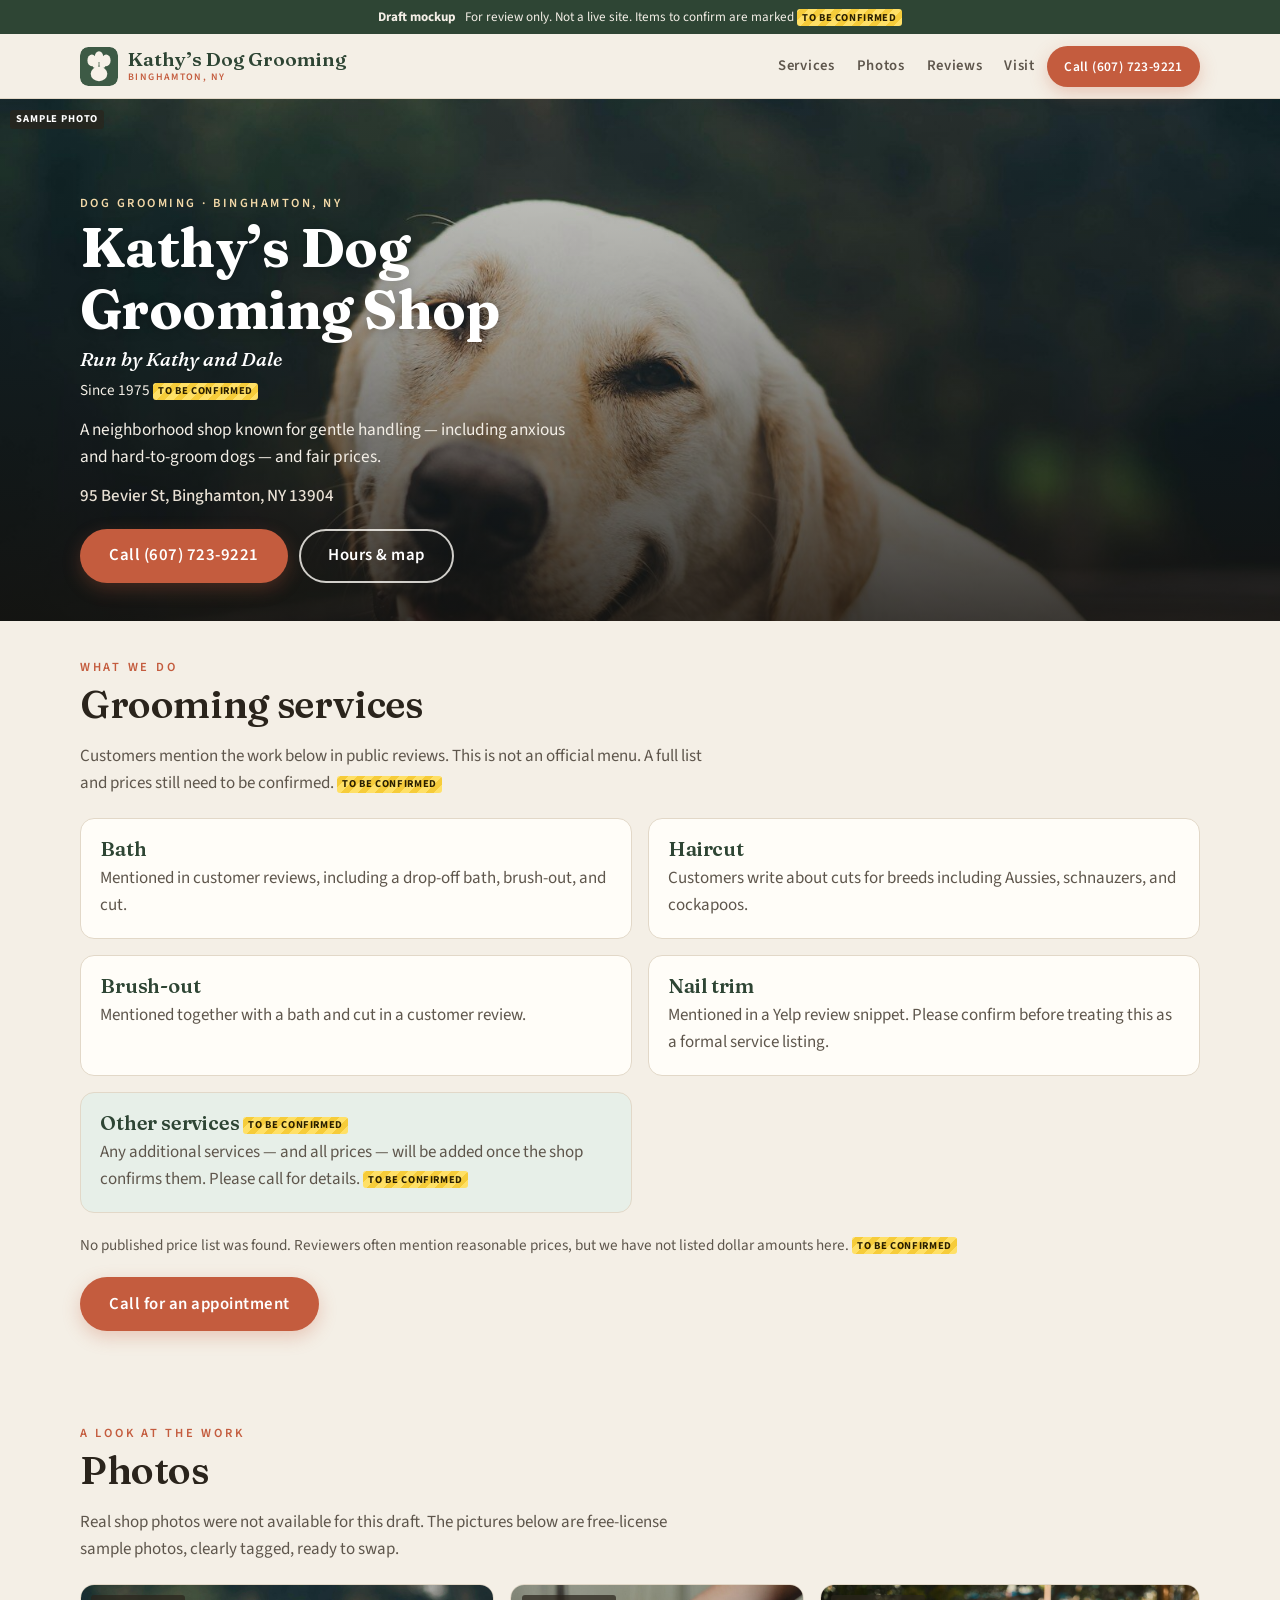
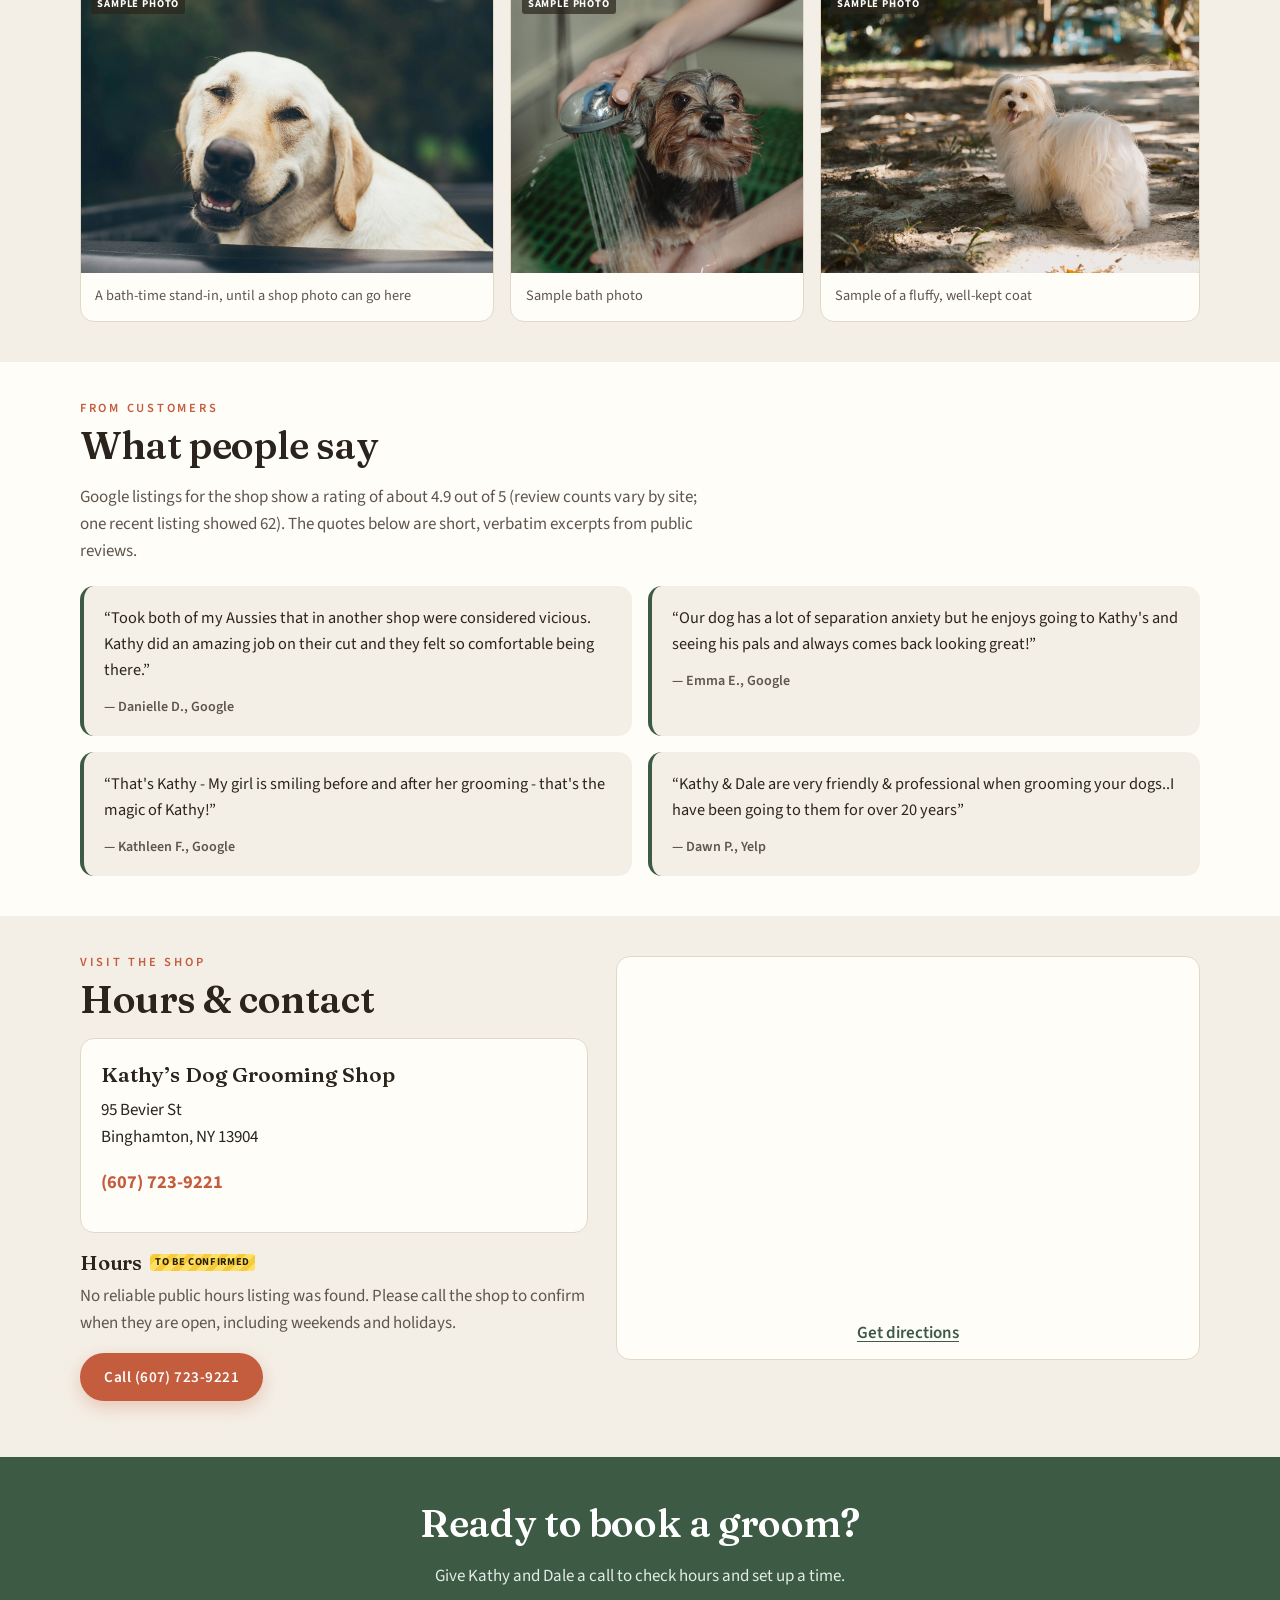
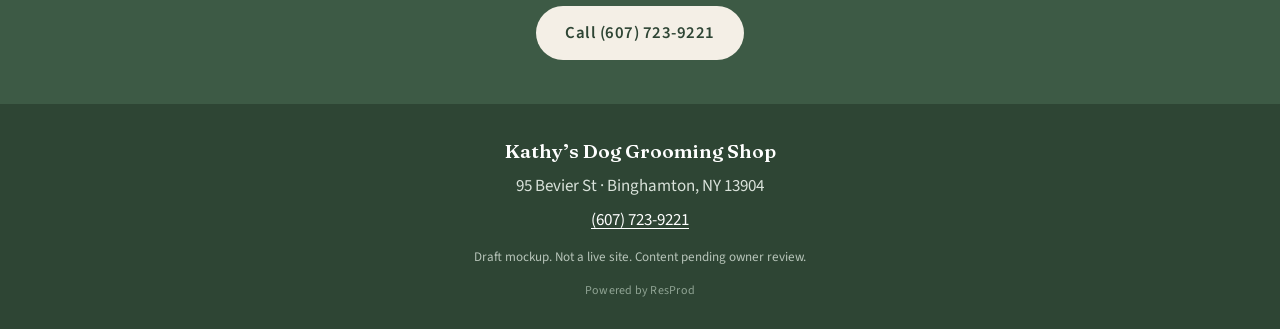
<file: kathys-grooming-d5f4deba/index.html>
<!DOCTYPE html>
<html lang="en">
<head>
  <meta charset="UTF-8">
  <meta name="viewport" content="width=device-width, initial-scale=1, viewport-fit=cover">
  <meta name="robots" content="noindex, nofollow">
  <title>Kathy’s Dog Grooming Shop | Binghamton, NY</title>
  <meta name="description" content="Kathy’s Dog Grooming Shop at 95 Bevier St, Binghamton, NY. Run by Kathy and Dale. Call (607) 723-9221.">
  <meta name="theme-color" content="#3d5a45">
  <link rel="icon" href="images/favicon.svg" type="image/svg+xml">
  <link rel="preload" href="fonts/fraunces-normal-600-latin.woff" as="font" type="font/woff" crossorigin>
  <link rel="preload" href="fonts/source-sans-3-normal-400-latin.woff" as="font" type="font/woff" crossorigin>
  <link rel="stylesheet" href="styles.css?v=1">
</head>
<body id="top">

  <!--
    DRAFT MOCKUP for Kathy's Dog Grooming Shop (not a live site).
    Facts and sources are listed in README.md.
    Hours, prices, and the official service list are unverified — search EDIT-HOURS, EDIT-PRICES, EDIT-SERVICES.
    SWAP-PHOTOS: replace sample-* images, update alt text, and remove .photo-sample plus the Sample photo tags.
  -->

  <a class="skip-link" href="#main">Skip to content</a>

  <div class="draft-banner" role="note">
    <strong>Draft mockup</strong>
    <span>For review only. Not a live site. Items to confirm are marked <span class="ph">To be confirmed</span></span>
  </div>

  <header class="site-header">
    <div class="wrap header-inner">
      <a class="brand" href="#top" aria-label="Kathy’s Dog Grooming Shop, back to top">
        <img class="brand-mark" src="images/favicon.svg" width="48" height="48" alt="">
        <span class="brand-text">
          <span class="brand-name">Kathy’s Dog Grooming</span>
          <span class="brand-sub">Binghamton, NY</span>
        </span>
      </a>
      <nav class="nav" aria-label="Primary">
        <a href="#services">Services</a>
        <a href="#photos">Photos</a>
        <a href="#reviews">Reviews</a>
        <a href="#visit">Visit</a>
      </nav>
      <a class="btn btn-solid header-call" href="tel:+16077239221">Call (607) 723-9221</a>
    </div>
  </header>

  <main id="main">

    <section class="hero photo-sample" aria-labelledby="hero-title">
      <img class="hero-bg" src="images/sample-hero-lab.jpg" width="1600" height="1013"
           alt="Sample photo of a yellow Labrador in a wash tub, used as a placeholder hero image" fetchpriority="high">
      <div class="hero-shade" aria-hidden="true"></div>
      <span class="sample-tag">Sample photo</span>
      <div class="wrap hero-inner">
        <div class="hero-text">
          <p class="kicker">Dog grooming · Binghamton, NY</p>
          <h1 id="hero-title">Kathy’s Dog Grooming Shop</h1>
          <p class="hero-runby">Run by Kathy and Dale</p>
          <p class="hero-since">Since 1975 <span class="ph">To be confirmed</span></p>
          <p class="hero-tagline">A neighborhood shop known for gentle handling — including anxious and hard-to-groom dogs — and fair prices.</p>
          <p class="hero-addr">95 Bevier St, Binghamton, NY 13904</p>
          <div class="hero-actions">
            <a class="btn btn-solid btn-lg" href="tel:+16077239221">Call (607) 723-9221</a>
            <a class="btn btn-outline btn-lg" href="#visit">Hours &amp; map</a>
          </div>
        </div>
      </div>
    </section>

    <section class="section services" id="services" aria-labelledby="services-title">
      <div class="wrap">
        <p class="eyebrow">What we do</p>
        <h2 id="services-title">Grooming services</h2>
        <p class="section-lead">
          Customers mention the work below in public reviews. This is not an official menu.
          A full list and prices still need to be confirmed. <span class="ph">To be confirmed</span>
        </p>
        <ul class="service-list">
          <li>
            <h3>Bath</h3>
            <p>Mentioned in customer reviews, including a drop-off bath, brush-out, and cut.</p>
          </li>
          <li>
            <h3>Haircut</h3>
            <p>Customers write about cuts for breeds including Aussies, schnauzers, and cockapoos.</p>
          </li>
          <li>
            <h3>Brush-out</h3>
            <p>Mentioned together with a bath and cut in a customer review.</p>
          </li>
          <li>
            <h3>Nail trim</h3>
            <p>Mentioned in a Yelp review snippet. Please confirm before treating this as a formal service listing.</p>
          </li>
          <li class="is-placeholder">
            <h3>Other services <span class="ph">To be confirmed</span></h3>
            <p>Any additional services — and all prices — will be added once the shop confirms them. Please call for details. <span class="ph">To be confirmed</span></p>
          </li>
        </ul>
        <p class="price-note" id="prices"><!-- EDIT-PRICES -->
          No published price list was found. Reviewers often mention reasonable prices, but we have not listed dollar amounts here.
          <span class="ph">To be confirmed</span>
        </p>
        <p class="center-cta">
          <a class="btn btn-solid btn-lg" href="tel:+16077239221">Call for an appointment</a>
        </p>
      </div>
    </section>

    <section class="section photos" id="photos" aria-labelledby="photos-title">
      <div class="wrap">
        <p class="eyebrow">A look at the work</p>
        <h2 id="photos-title">Photos</h2>
        <p class="section-lead">
          Real shop photos were not available for this draft. The pictures below are free-license sample photos, clearly tagged, ready to swap.
        </p>
        <ul class="gallery">
          <li>
            <figure class="photo-sample">
              <img src="images/sample-hero-lab.jpg" width="1600" height="1013" loading="lazy"
                   alt="Sample photo of a yellow Labrador in a wash tub">
              <span class="sample-tag">Sample photo</span>
              <figcaption>A bath-time stand-in, until a shop photo can go here</figcaption>
            </figure>
          </li>
          <li>
            <figure class="photo-sample">
              <img src="images/sample-bath-yorkie.jpg" width="1067" height="1600" loading="lazy"
                   alt="Sample photo of a Yorkshire Terrier being bathed; only the groomer’s hands are visible">
              <span class="sample-tag">Sample photo</span>
              <figcaption>Sample bath photo</figcaption>
            </figure>
          </li>
          <li>
            <figure class="photo-sample">
              <img src="images/sample-maltese.jpg" width="1600" height="1067" loading="lazy"
                   alt="Sample photo of a small white dog with a fluffy coat, standing outdoors">
              <span class="sample-tag">Sample photo</span>
              <figcaption>Sample of a fluffy, well-kept coat</figcaption>
            </figure>
          </li>
        </ul>
      </div>
    </section>

    <section class="section reviews" id="reviews" aria-labelledby="reviews-title">
      <div class="wrap">
        <p class="eyebrow">From customers</p>
        <h2 id="reviews-title">What people say</h2>
        <p class="section-lead">
          Google listings for the shop show a rating of about 4.9 out of 5 (review counts vary by site; one recent listing showed 62).
          The quotes below are short, verbatim excerpts from public reviews.
        </p>
        <ul class="review-list">
          <li>
            <blockquote>
              <p>“Took both of my Aussies that in another shop were considered vicious. Kathy did an amazing job on their cut and they felt so comfortable being there.”</p>
              <footer>— Danielle D., Google</footer>
            </blockquote>
          </li>
          <li>
            <blockquote>
              <p>“Our dog has a lot of separation anxiety but he enjoys going to Kathy's and seeing his pals and always comes back looking great!”</p>
              <footer>— Emma E., Google</footer>
            </blockquote>
          </li>
          <li>
            <blockquote>
              <p>“That's Kathy - My girl is smiling before and after her grooming - that's the magic of Kathy!”</p>
              <footer>— Kathleen F., Google</footer>
            </blockquote>
          </li>
          <li>
            <blockquote>
              <p>“Kathy &amp; Dale are very friendly &amp; professional when grooming your dogs..I have been going to them for over 20 years”</p>
              <footer>— Dawn P., Yelp</footer>
            </blockquote>
          </li>
        </ul>
      </div>
    </section>

    <section class="section visit" id="visit" aria-labelledby="visit-title">
      <div class="wrap visit-grid">
        <div>
          <p class="eyebrow">Visit the shop</p>
          <h2 id="visit-title">Hours &amp; contact</h2>
          <address class="visit-card">
            <p class="visit-name">Kathy’s Dog Grooming Shop</p>
            <p>95 Bevier St<br>Binghamton, NY 13904</p>
            <p><a class="visit-phone" href="tel:+16077239221">(607) 723-9221</a></p>
          </address>

          <div class="hours" id="hours"><!-- EDIT-HOURS -->
            <h3>Hours <span class="ph">To be confirmed</span></h3>
            <p class="hours-note">
              No reliable public hours listing was found. Please call the shop to confirm when they are open, including weekends and holidays.
            </p>
            <p>
              <a class="btn btn-solid" href="tel:+16077239221">Call (607) 723-9221</a>
            </p>
          </div>
        </div>
        <div class="map-wrap">
          <iframe
            title="Map of Kathy’s Dog Grooming Shop at 95 Bevier Street, Binghamton, New York"
            src="https://maps.google.com/maps?q=95+Bevier+St,+Binghamton,+NY+13904&amp;output=embed"
            loading="lazy"
            referrerpolicy="no-referrer-when-downgrade"
            allowfullscreen=""></iframe>
          <p class="map-link">
            <a href="https://www.google.com/maps/dir/?api=1&amp;destination=95+Bevier+St,+Binghamton,+NY+13904" target="_blank" rel="noopener noreferrer">Get directions</a>
          </p>
        </div>
      </div>
    </section>

    <section class="closer" aria-labelledby="cta-title">
      <div class="wrap closer-inner">
        <h2 id="cta-title">Ready to book a groom?</h2>
        <p>Give Kathy and Dale a call to check hours and set up a time.</p>
        <a class="btn btn-cream btn-lg" href="tel:+16077239221">Call (607) 723-9221</a>
      </div>
    </section>

  </main>

  <footer class="site-footer">
    <div class="wrap footer-inner">
      <p class="footer-name">Kathy’s Dog Grooming Shop</p>
      <p>95 Bevier St · Binghamton, NY 13904</p>
      <p><a href="tel:+16077239221">(607) 723-9221</a></p>
      <p class="fine">Draft mockup. Not a live site. Content pending owner review.</p>
      <p class="footer-credit">Powered by ResProd</p>
    </div>
  </footer>

  <nav class="mobile-bar" aria-label="Quick actions">
    <a class="mb-call" href="tel:+16077239221">
      <svg viewBox="0 0 24 24" width="20" height="20" aria-hidden="true"><path fill="currentColor" d="M6.6 10.8a15.1 15.1 0 0 0 6.6 6.6l2.2-2.2a1 1 0 0 1 1-.25 11.4 11.4 0 0 0 3.6.57 1 1 0 0 1 1 1V20a1 1 0 0 1-1 1A17 17 0 0 1 3 4a1 1 0 0 1 1-1h3.5a1 1 0 0 1 1 1c0 1.25.2 2.45.57 3.57a1 1 0 0 1-.25 1z"/></svg>
      Call (607) 723-9221
    </a>
    <a class="mb-dir" href="https://www.google.com/maps/dir/?api=1&amp;destination=95+Bevier+St,+Binghamton,+NY+13904" target="_blank" rel="noopener noreferrer">Directions</a>
  </nav>

</body>
</html>
</file>
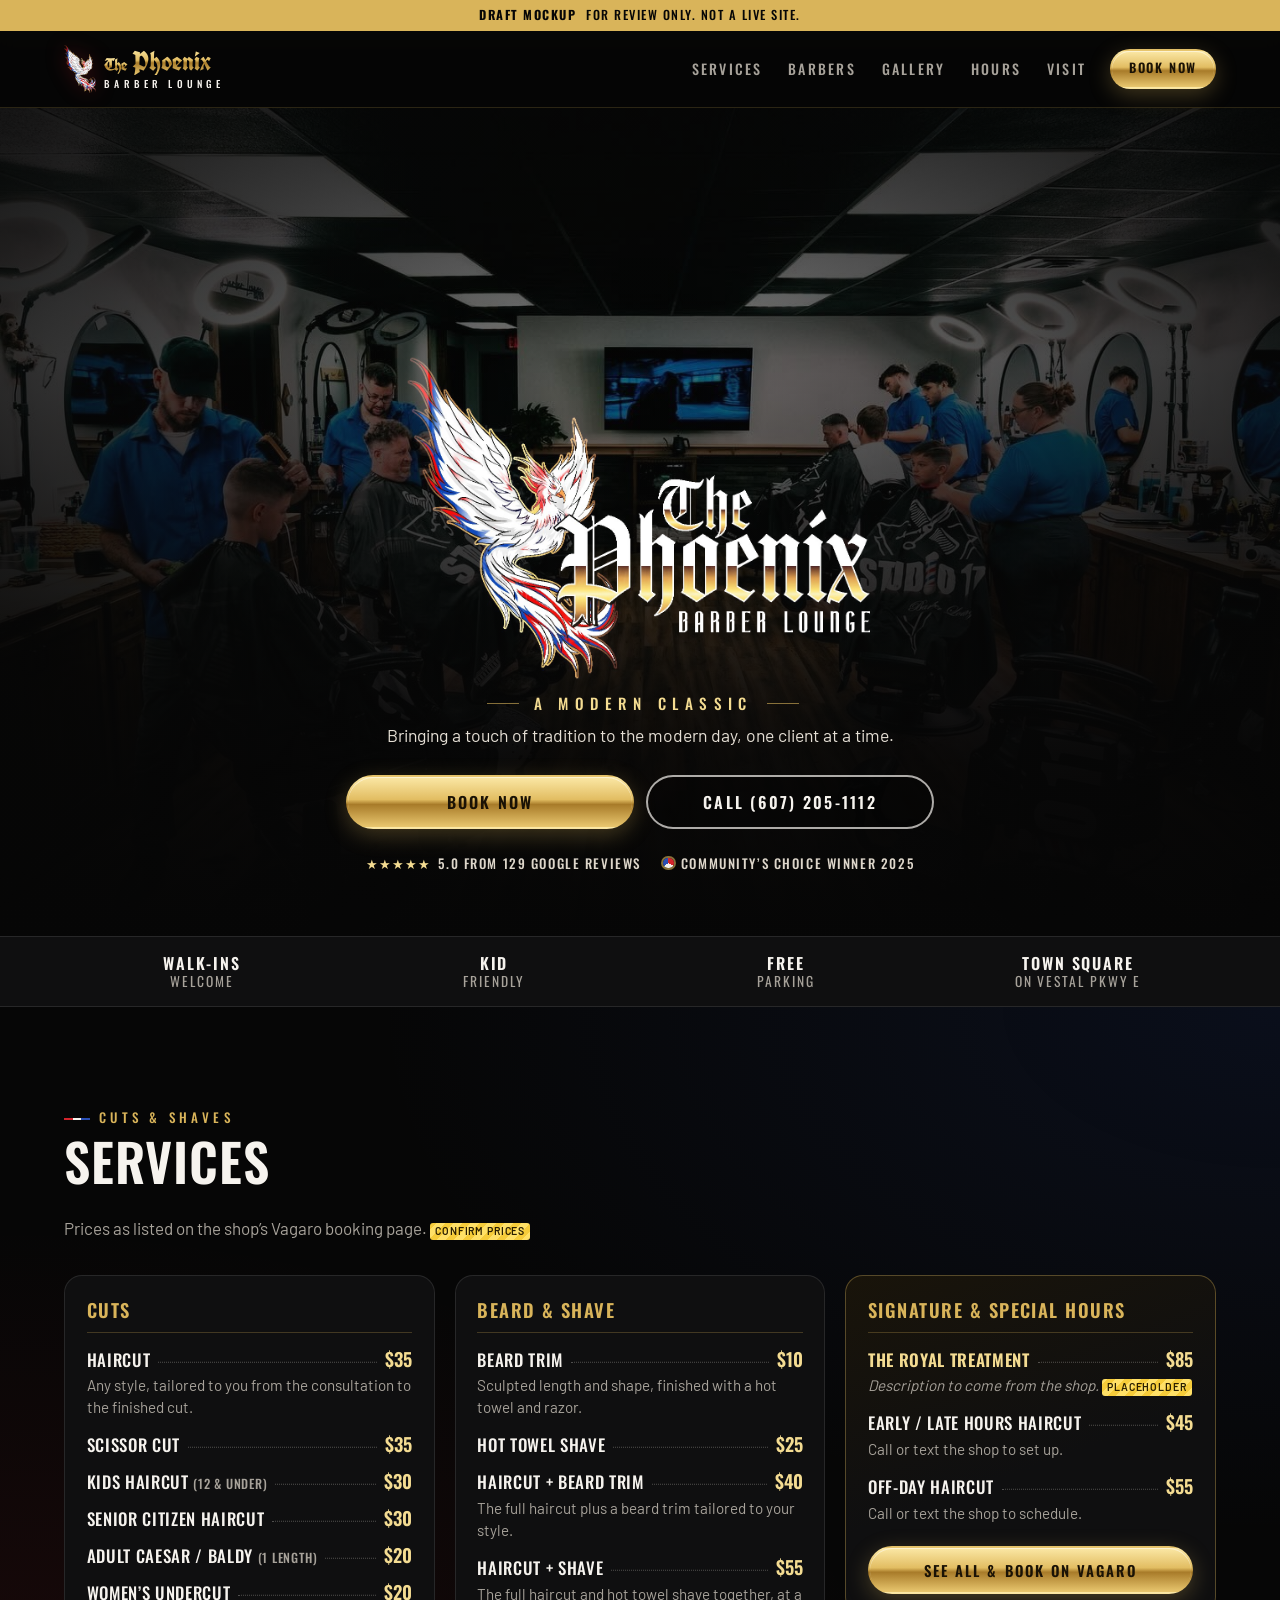
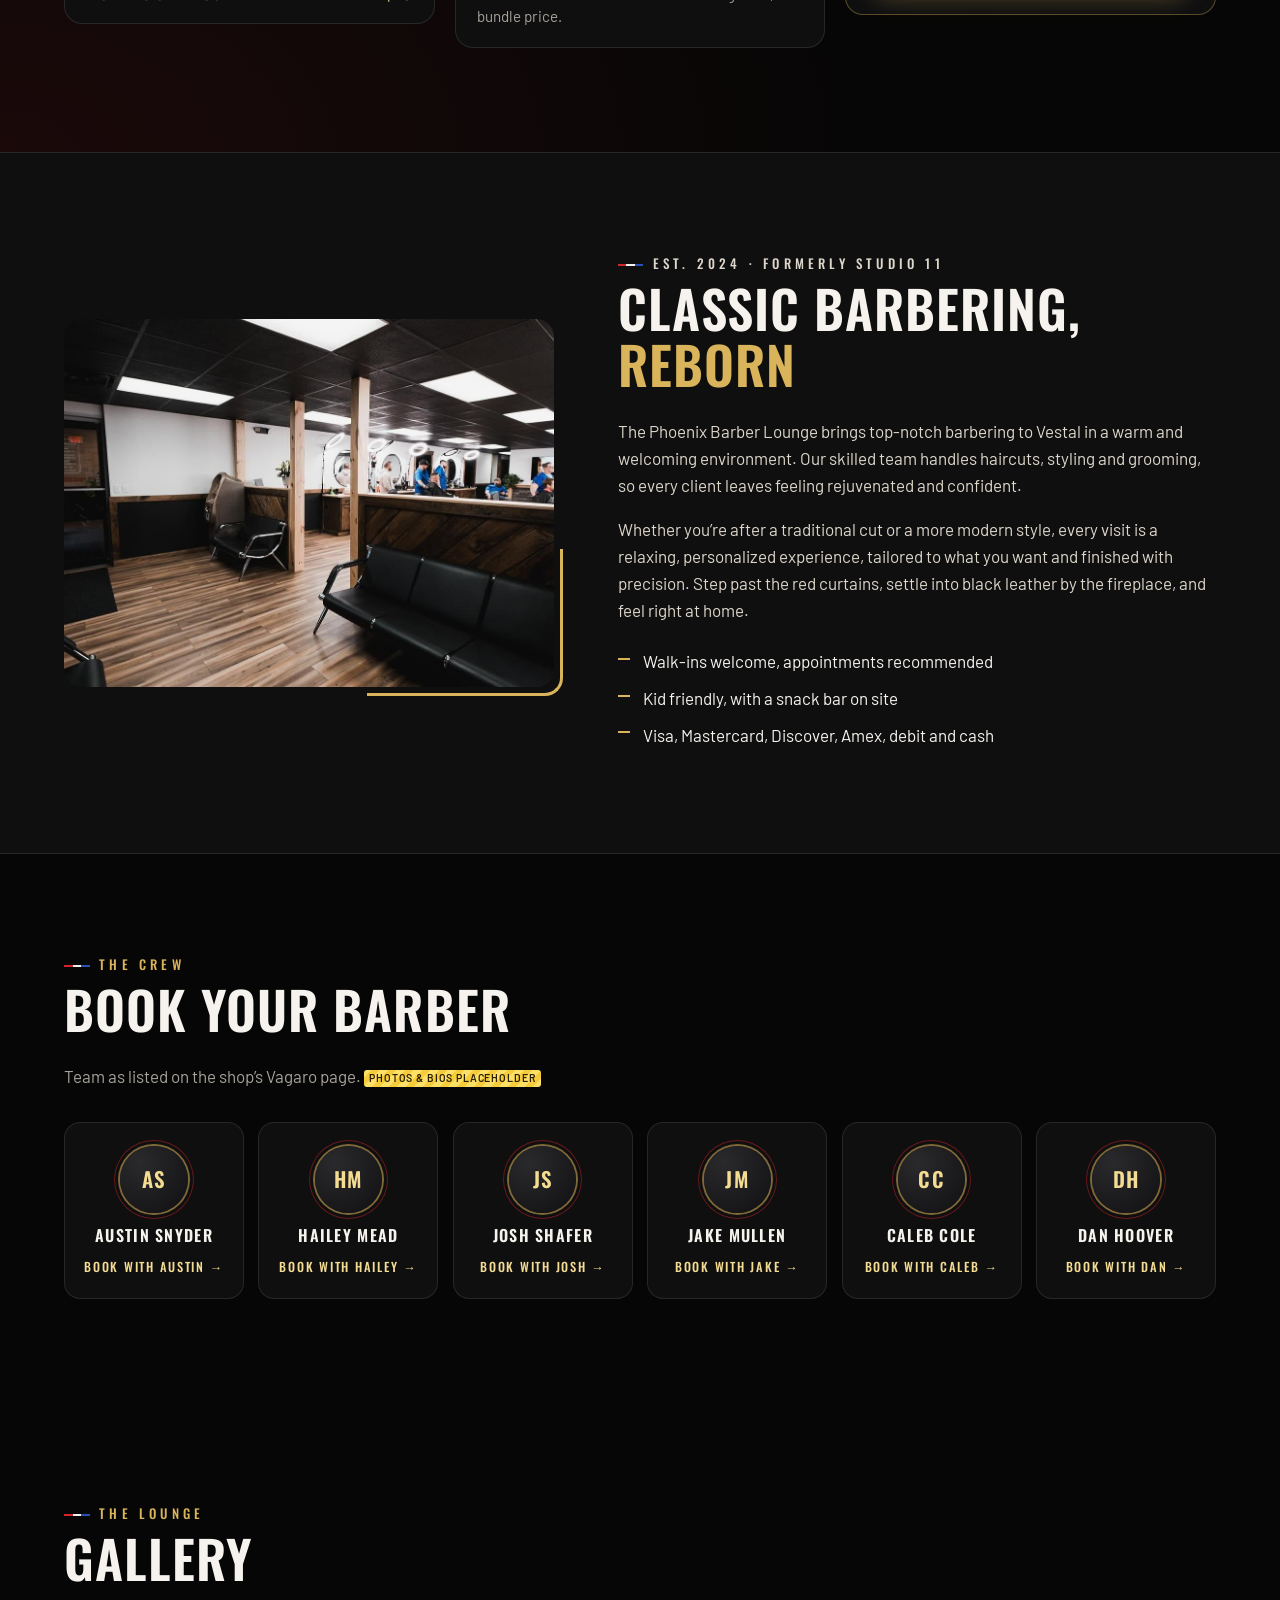
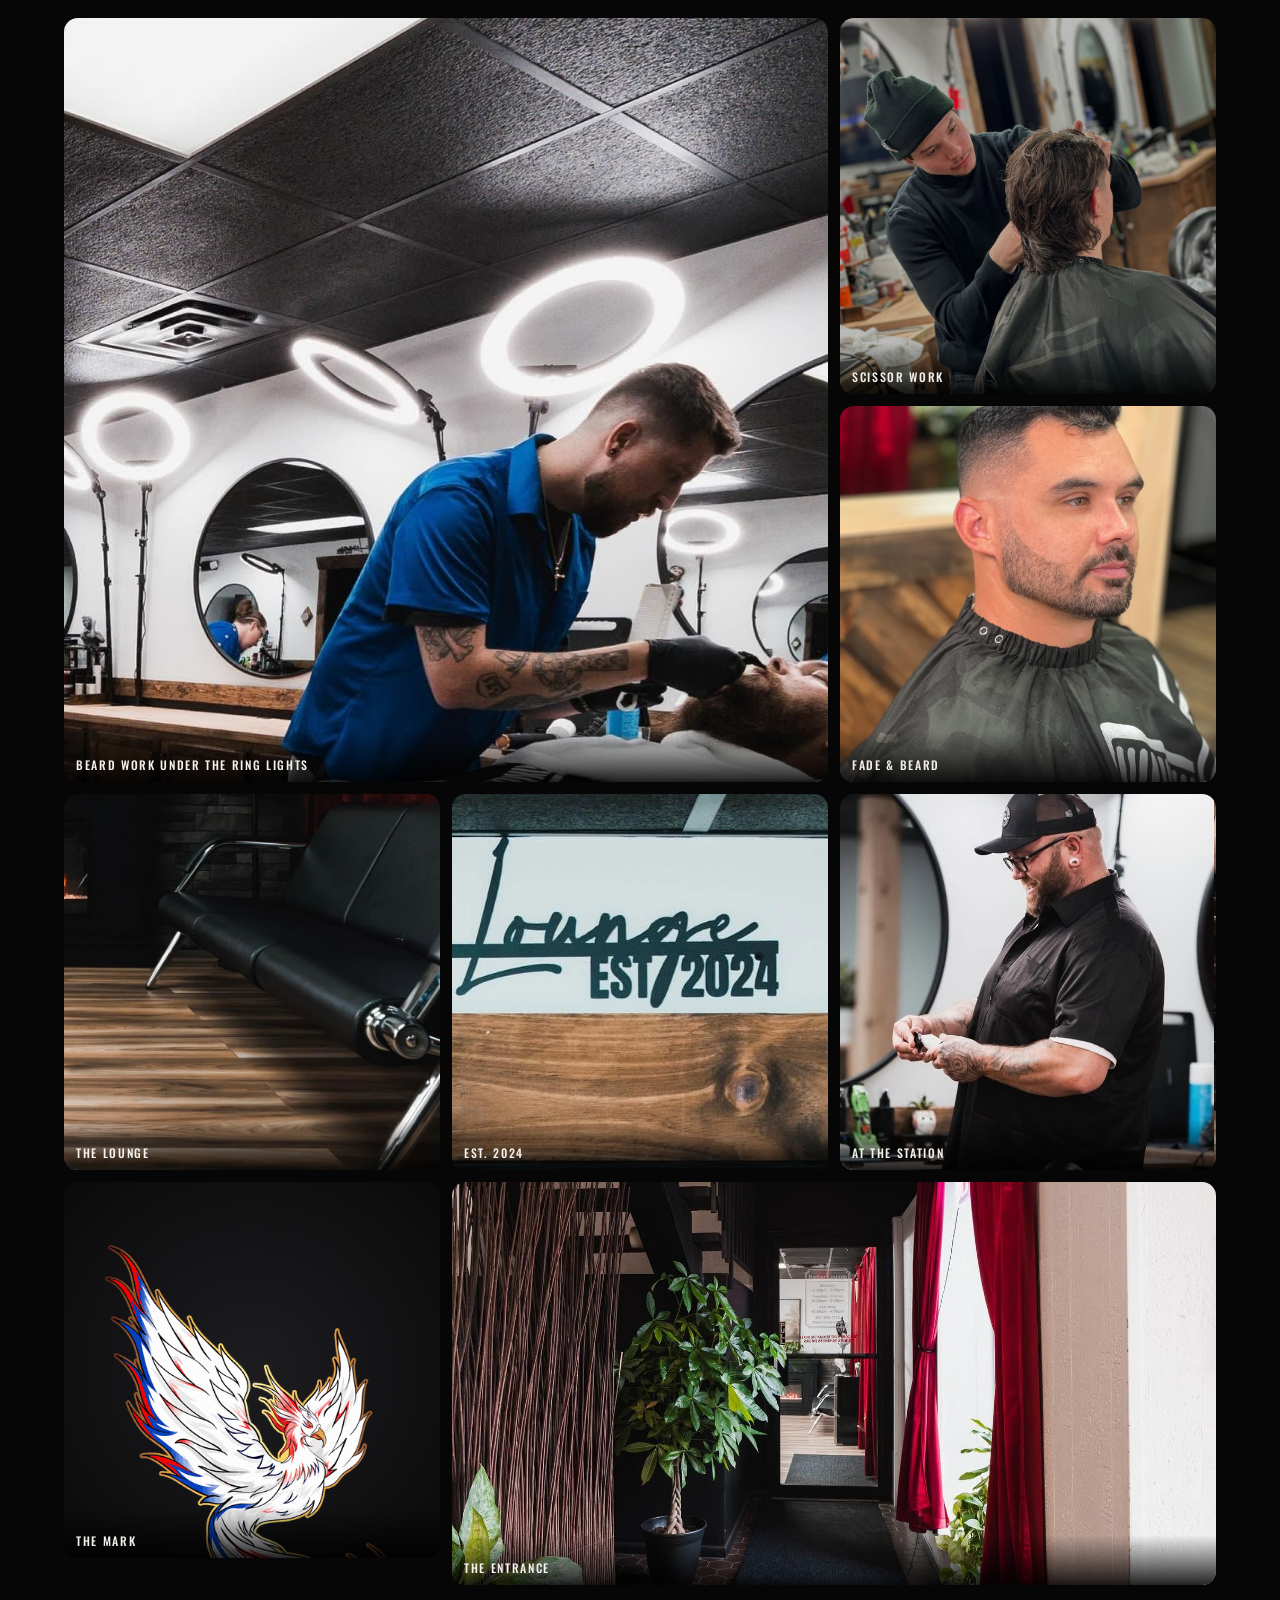
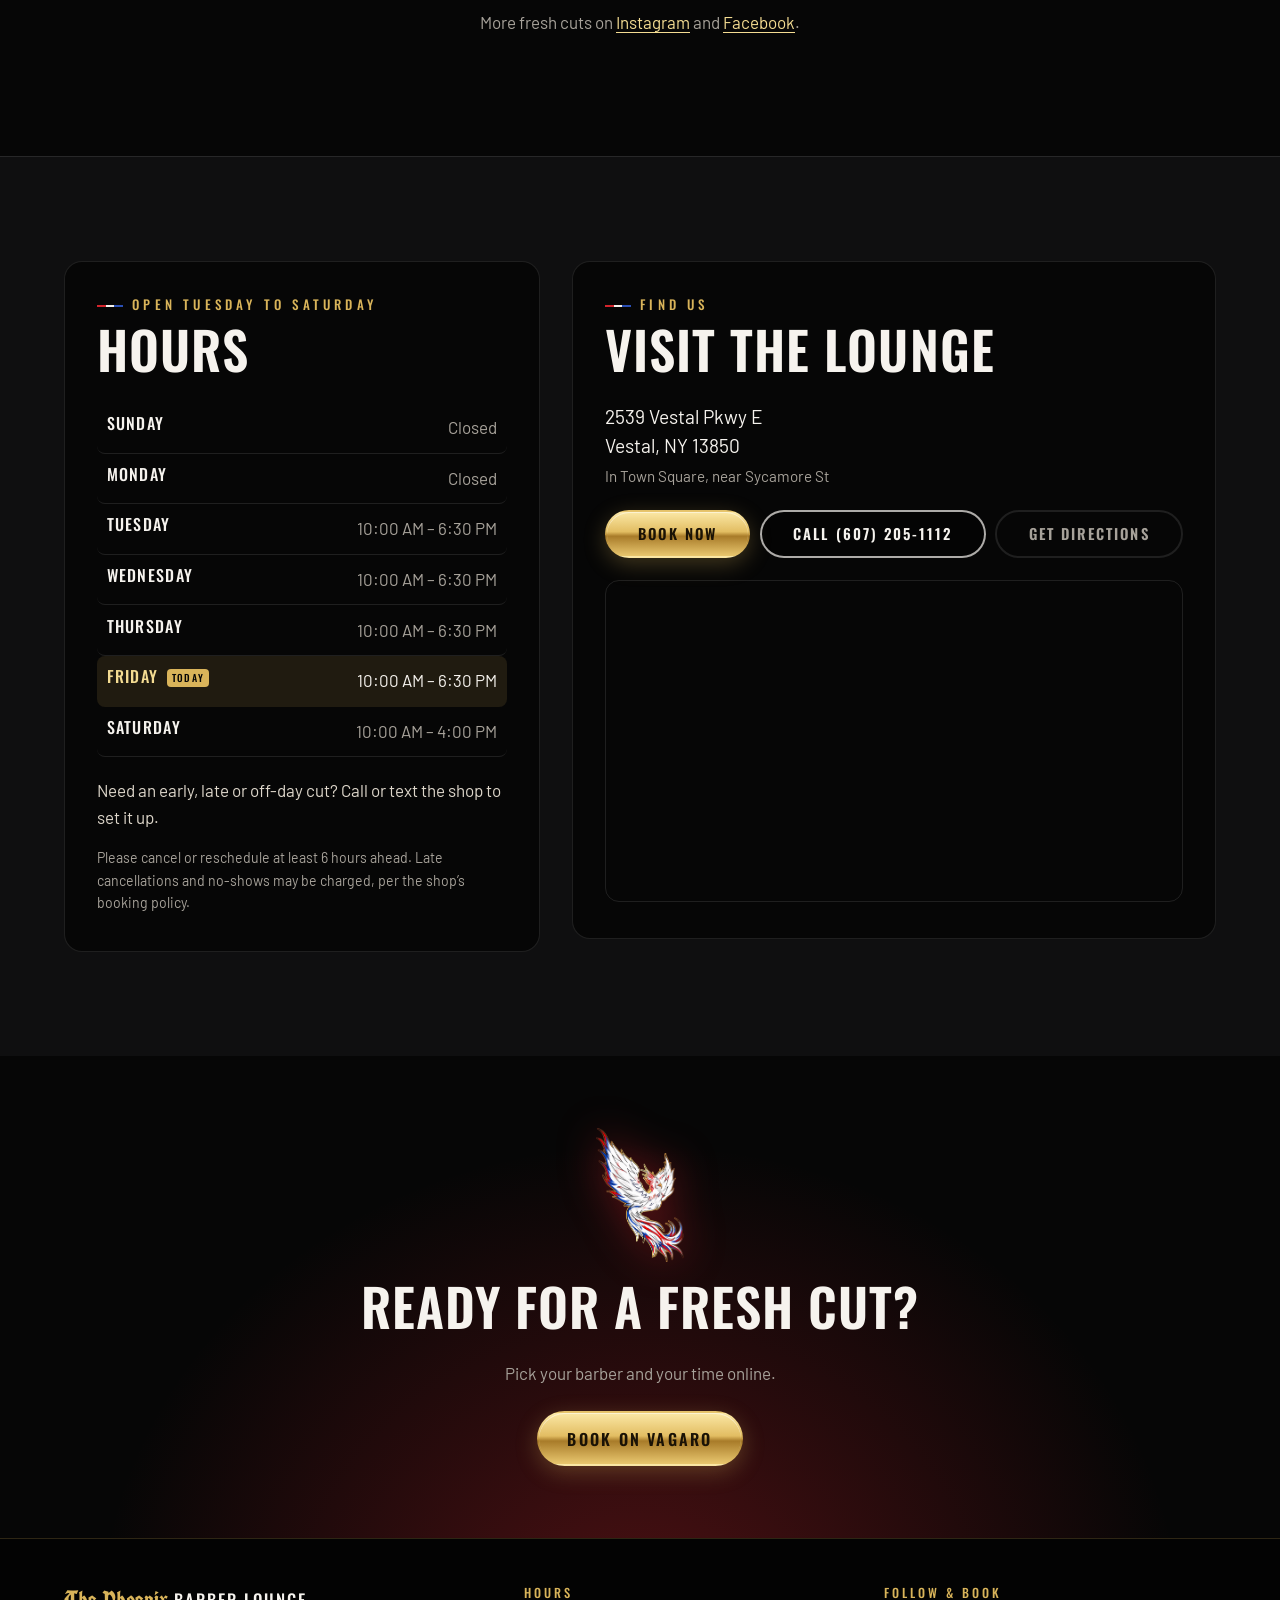
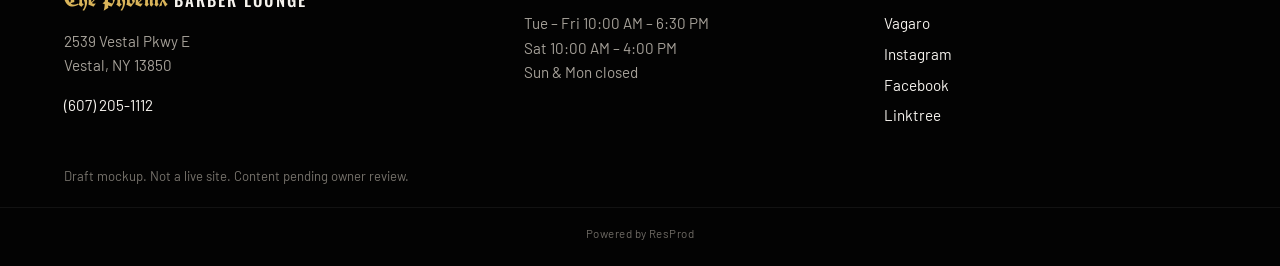
<file: phoenix-barber-cabd4865/index.html>
<!DOCTYPE html>
<html lang="en">
<head>
  <meta charset="UTF-8">
  <meta name="viewport" content="width=device-width, initial-scale=1, viewport-fit=cover">
  <meta name="robots" content="noindex, nofollow">
  <title>The Phoenix Barber Lounge | Barber Shop in Vestal, NY | Book Online</title>
  <meta name="description" content="The Phoenix Barber Lounge, 2539 Vestal Pkwy E, Vestal, NY. Haircuts, beard trims, hot towel shaves and kids cuts. Walk-ins welcome. Book online or call (607) 205-1112.">
  <meta name="theme-color" content="#060606">
  <link rel="icon" href="images/favicon.png">
  <link rel="preload" href="fonts/oswald-latin-variable.woff2" as="font" type="font/woff2" crossorigin>
  <link rel="stylesheet" href="styles.css">
</head>
<body id="top">

  <!--
    ============================================================
    DRAFT MOCKUP for The Phoenix Barber Lounge (not a live site).
    Facts and sources are listed in README.md.
    EDIT HOURS in the #hours block only (search for EDIT-HOURS).
    Book Now links all point to: https://www.vagaro.com/thephoenixbarberlounge
    ============================================================
  -->

  <a class="skip-link" href="#main">Skip to content</a>

  <div class="draft-banner" role="note">
    <strong>Draft mockup</strong> <span>For review only. Not a live site.</span>
  </div>

  <header class="site-header">
    <div class="wrap header-inner">
      <a class="brand" href="#top" aria-label="The Phoenix Barber Lounge, back to top">
        <img class="brand-bird" src="images/phoenix-bird.png" width="394" height="600" alt="">
        <span class="brand-text">
          <span class="brand-word"><span class="brand-the">The</span> <span class="brand-name">Phoenix</span></span>
          <span class="brand-sub">Barber Lounge</span>
        </span>
      </a>
      <nav class="nav" aria-label="Primary">
        <a href="#services">Services</a>
        <a href="#barbers">Barbers</a>
        <a href="#gallery">Gallery</a>
        <a href="#hours">Hours</a>
        <a href="#visit">Visit</a>
      </nav>
      <a class="btn btn-gold header-book" href="https://www.vagaro.com/thephoenixbarberlounge" target="_blank" rel="noopener">Book Now</a>
    </div>
  </header>

  <main id="main">

    <!-- HERO -->
    <section class="hero" aria-labelledby="hero-title">
      <img class="hero-bg" src="images/hero-shop-floor.jpg" width="1440" height="1015"
           alt="The barber floor at The Phoenix Barber Lounge: black leather chairs, wood floors, ring-light mirrors and the team at work">
      <div class="hero-shade" aria-hidden="true"></div>
      <div class="wrap hero-inner">
        <img class="hero-logo" src="images/logo-phoenix-barber-lounge.jpg" width="1145" height="800"
             alt="The Phoenix Barber Lounge logo: a red, white and blue phoenix beside gold blackletter lettering">
        <h1 id="hero-title" class="visually-hidden">The Phoenix Barber Lounge, Vestal NY</h1>
        <p class="hero-motto">A Modern Classic</p>
        <p class="hero-tagline">Bringing a touch of tradition to the modern day, one client at a time.</p>
        <div class="hero-actions">
          <a class="btn btn-gold btn-lg" href="https://www.vagaro.com/thephoenixbarberlounge" target="_blank" rel="noopener">Book Now</a>
          <a class="btn btn-outline btn-lg" href="tel:+16072051112">Call (607) 205-1112</a>
        </div>
        <ul class="hero-proof">
          <li><span class="stars" aria-hidden="true">★★★★★</span> 5.0 from 129 Google reviews</li>
          <li><span class="award-dot" aria-hidden="true"></span> Community’s Choice Winner 2025</li>
        </ul>
      </div>
    </section>

    <!-- QUICK FACTS -->
    <section class="facts" aria-label="Good to know">
      <ul class="wrap facts-row">
        <li><strong>Walk-ins</strong> welcome</li>
        <li><strong>Kid</strong> friendly</li>
        <li><strong>Free</strong> parking</li>
        <li><strong>Town Square</strong> on Vestal Pkwy E</li>
      </ul>
    </section>

    <!-- SERVICES -->
    <section class="section services" id="services" aria-labelledby="services-title">
      <div class="wrap">
        <p class="eyebrow">Cuts &amp; Shaves</p>
        <h2 id="services-title">Services</h2>
        <p class="section-lead">Prices as listed on the shop’s Vagaro booking page. <span class="ph">Confirm prices</span></p>

        <div class="menu-grid">
          <div class="menu-group">
            <h3>Cuts</h3>
            <ul class="menu">
              <li>
                <div class="menu-line"><span class="menu-name">Haircut</span><span class="menu-dots" aria-hidden="true"></span><span class="menu-price">$35</span></div>
                <p>Any style, tailored to you from the consultation to the finished cut.</p>
              </li>
              <li>
                <div class="menu-line"><span class="menu-name">Scissor Cut</span><span class="menu-dots" aria-hidden="true"></span><span class="menu-price">$35</span></div>
              </li>
              <li>
                <div class="menu-line"><span class="menu-name">Kids Haircut <small>(12 &amp; under)</small></span><span class="menu-dots" aria-hidden="true"></span><span class="menu-price">$30</span></div>
              </li>
              <li>
                <div class="menu-line"><span class="menu-name">Senior Citizen Haircut</span><span class="menu-dots" aria-hidden="true"></span><span class="menu-price">$30</span></div>
              </li>
              <li>
                <div class="menu-line"><span class="menu-name">Adult Caesar / Baldy <small>(1 length)</small></span><span class="menu-dots" aria-hidden="true"></span><span class="menu-price">$20</span></div>
              </li>
              <li>
                <div class="menu-line"><span class="menu-name">Women’s Undercut</span><span class="menu-dots" aria-hidden="true"></span><span class="menu-price">$20</span></div>
              </li>
            </ul>
          </div>

          <div class="menu-group">
            <h3>Beard &amp; Shave</h3>
            <ul class="menu">
              <li>
                <div class="menu-line"><span class="menu-name">Beard Trim</span><span class="menu-dots" aria-hidden="true"></span><span class="menu-price">$10</span></div>
                <p>Sculpted length and shape, finished with a hot towel and razor.</p>
              </li>
              <li>
                <div class="menu-line"><span class="menu-name">Hot Towel Shave</span><span class="menu-dots" aria-hidden="true"></span><span class="menu-price">$25</span></div>
              </li>
              <li>
                <div class="menu-line"><span class="menu-name">Haircut + Beard Trim</span><span class="menu-dots" aria-hidden="true"></span><span class="menu-price">$40</span></div>
                <p>The full haircut plus a beard trim tailored to your style.</p>
              </li>
              <li>
                <div class="menu-line"><span class="menu-name">Haircut + Shave</span><span class="menu-dots" aria-hidden="true"></span><span class="menu-price">$55</span></div>
                <p>The full haircut and hot towel shave together, at a bundle price.</p>
              </li>
            </ul>
          </div>

          <div class="menu-group menu-feature">
            <h3>Signature &amp; Special Hours</h3>
            <ul class="menu">
              <li class="menu-royal">
                <div class="menu-line"><span class="menu-name">The Royal Treatment</span><span class="menu-dots" aria-hidden="true"></span><span class="menu-price">$85</span></div>
                <p class="ph-inline">Description to come from the shop. <span class="ph">Placeholder</span></p>
              </li>
              <li>
                <div class="menu-line"><span class="menu-name">Early / Late Hours Haircut</span><span class="menu-dots" aria-hidden="true"></span><span class="menu-price">$45</span></div>
                <p>Call or text the shop to set up.</p>
              </li>
              <li>
                <div class="menu-line"><span class="menu-name">Off-Day Haircut</span><span class="menu-dots" aria-hidden="true"></span><span class="menu-price">$55</span></div>
                <p>Call or text the shop to schedule.</p>
              </li>
            </ul>
            <a class="btn btn-gold menu-book" href="https://www.vagaro.com/thephoenixbarberlounge/services" target="_blank" rel="noopener">See all &amp; book on Vagaro</a>
          </div>
        </div>
      </div>
    </section>

    <!-- ABOUT -->
    <section class="section about" id="about" aria-labelledby="about-title">
      <div class="wrap about-split">
        <figure class="about-photo">
          <img src="images/lounge-waiting-area.jpg" width="1440" height="758" loading="lazy"
               alt="The lounge: black leather bench seating, wood floors and the barber floor beyond">
        </figure>
        <div class="about-copy">
          <p class="eyebrow">Est. 2024 · Formerly Studio 11</p>
          <h2 id="about-title">Classic barbering, <span class="accent">reborn</span></h2>
          <p>
            The Phoenix Barber Lounge brings top-notch barbering to Vestal in a warm and
            welcoming environment. Our skilled team handles haircuts, styling and grooming, so every client
            leaves feeling rejuvenated and confident.
          </p>
          <p>
            Whether you’re after a traditional cut or a more modern style, every visit is a relaxing,
            personalized experience, tailored to what you want and finished with precision. Step past the red
            curtains, settle into black leather by the fireplace, and feel right at home.
          </p>
          <ul class="about-points">
            <li>Walk-ins welcome, appointments recommended</li>
            <li>Kid friendly, with a snack bar on site</li>
            <li>Visa, Mastercard, Discover, Amex, debit and cash</li>
          </ul>
        </div>
      </div>
    </section>

    <!-- BARBERS -->
    <section class="section barbers" id="barbers" aria-labelledby="barbers-title">
      <div class="wrap">
        <p class="eyebrow">The Crew</p>
        <h2 id="barbers-title">Book your barber</h2>
        <p class="section-lead">Team as listed on the shop’s Vagaro page. <span class="ph">Photos &amp; bios placeholder</span></p>
        <ul class="barber-grid">
          <li class="barber"><span class="monogram" aria-hidden="true">AS</span><h3>Austin Snyder</h3><a href="https://www.vagaro.com/thephoenixbarberlounge/staff" target="_blank" rel="noopener">Book with Austin</a></li>
          <li class="barber"><span class="monogram" aria-hidden="true">HM</span><h3>Hailey Mead</h3><a href="https://www.vagaro.com/thephoenixbarberlounge/staff" target="_blank" rel="noopener">Book with Hailey</a></li>
          <li class="barber"><span class="monogram" aria-hidden="true">JS</span><h3>Josh Shafer</h3><a href="https://www.vagaro.com/thephoenixbarberlounge/staff" target="_blank" rel="noopener">Book with Josh</a></li>
          <li class="barber"><span class="monogram" aria-hidden="true">JM</span><h3>Jake Mullen</h3><a href="https://www.vagaro.com/thephoenixbarberlounge/staff" target="_blank" rel="noopener">Book with Jake</a></li>
          <li class="barber"><span class="monogram" aria-hidden="true">CC</span><h3>Caleb Cole</h3><a href="https://www.vagaro.com/thephoenixbarberlounge/staff" target="_blank" rel="noopener">Book with Caleb</a></li>
          <li class="barber"><span class="monogram" aria-hidden="true">DH</span><h3>Dan Hoover</h3><a href="https://www.vagaro.com/thephoenixbarberlounge/staff" target="_blank" rel="noopener">Book with Dan</a></li>
        </ul>
      </div>
    </section>

    <!-- GALLERY -->
    <section class="section gallery" id="gallery" aria-labelledby="gallery-title">
      <div class="wrap">
        <p class="eyebrow">The Lounge</p>
        <h2 id="gallery-title">Gallery</h2>
        <ul class="gallery-grid">
          <li class="g-wide">
            <figure>
              <img src="images/beard-trim-ring-lights.jpg" width="1264" height="956" loading="lazy" alt="A barber detailing a beard under the ring-light mirrors">
              <figcaption>Beard work under the ring lights</figcaption>
            </figure>
          </li>
          <li>
            <figure>
              <img src="images/mullet-scissor-cut.jpg" width="1120" height="1400" loading="lazy" alt="A barber shaping a longer scissor cut, client seen from behind">
              <figcaption>Scissor work</figcaption>
            </figure>
          </li>
          <li>
            <figure>
              <img src="images/fade-and-beard.jpg" width="1120" height="1400" loading="lazy" alt="Finished skin fade with a shaped beard, from the shop’s portfolio">
              <figcaption>Fade &amp; beard</figcaption>
            </figure>
          </li>
          <li>
            <figure>
              <img src="images/fireplace-leather-bench.jpg" width="1298" height="888" loading="lazy" alt="Black leather bench beside the lounge fireplace">
              <figcaption>The lounge</figcaption>
            </figure>
          </li>
          <li>
            <figure>
              <img src="images/est-2024-sign.jpg" width="780" height="500" loading="lazy" alt="Shop sign reading Lounge, Est. 2024, over a wood beam">
              <figcaption>Est. 2024</figcaption>
            </figure>
          </li>
          <li>
            <figure>
              <img src="images/barber-at-station.jpg" width="700" height="866" loading="lazy" alt="A barber at his station in front of a round mirror">
              <figcaption>At the station</figcaption>
            </figure>
          </li>
          <li>
            <figure class="g-logo">
              <img src="images/phoenix-bird.png" width="394" height="600" loading="lazy" alt="The Phoenix mark: a red, white and blue phoenix">
              <figcaption>The mark</figcaption>
            </figure>
          </li>
          <li class="g-wide2">
            <figure>
              <img src="images/entrance-red-curtains.jpg" width="1440" height="760" loading="lazy" alt="The entrance hall with plants and red curtains">
              <figcaption>The entrance</figcaption>
            </figure>
          </li>
        </ul>
        <p class="gallery-more">
          More fresh cuts on
          <a href="https://instagram.com/ThePhoenixBarberLounge" target="_blank" rel="noopener">Instagram</a>
          and
          <a href="https://www.facebook.com/profile.php?id=61556843817363" target="_blank" rel="noopener">Facebook</a>.
        </p>
      </div>
    </section>

    <!-- HOURS + VISIT -->
    <section class="section visit" id="visit" aria-labelledby="visit-title">
      <div class="wrap visit-split">
        <!-- EDIT-HOURS: change hours in this block only. -->
        <div class="hours-card" id="hours">
          <p class="eyebrow">Open Tuesday to Saturday</p>
          <h2 id="visit-title">Hours</h2>
          <dl class="hours-list">
            <div data-day="0"><dt>Sunday</dt><dd>Closed</dd></div>
            <div data-day="1"><dt>Monday</dt><dd>Closed</dd></div>
            <div data-day="2"><dt>Tuesday</dt><dd>10:00 AM – 6:30 PM</dd></div>
            <div data-day="3"><dt>Wednesday</dt><dd>10:00 AM – 6:30 PM</dd></div>
            <div data-day="4"><dt>Thursday</dt><dd>10:00 AM – 6:30 PM</dd></div>
            <div data-day="5"><dt>Friday</dt><dd>10:00 AM – 6:30 PM</dd></div>
            <div data-day="6"><dt>Saturday</dt><dd>10:00 AM – 4:00 PM</dd></div>
          </dl>
          <p class="hours-note">Need an early, late or off-day cut? Call or text the shop to set it up.</p>
          <p class="hours-note small">Please cancel or reschedule at least 6 hours ahead. Late cancellations and no-shows may be charged, per the shop’s booking policy.</p>
        </div>

        <div class="visit-card">
          <p class="eyebrow">Find us</p>
          <h2>Visit the lounge</h2>
          <address>
            2539 Vestal Pkwy E<br>
            Vestal, NY 13850<br>
            <span class="muted">In Town Square, near Sycamore St</span>
          </address>
          <div class="visit-actions">
            <a class="btn btn-gold" href="https://www.vagaro.com/thephoenixbarberlounge" target="_blank" rel="noopener">Book Now</a>
            <a class="btn btn-outline" href="tel:+16072051112">Call (607) 205-1112</a>
            <a class="btn btn-ghost" href="https://www.google.com/maps/dir/?api=1&amp;destination=The+Phoenix+Barber+Lounge,+2539+Vestal+Pkwy+E,+Vestal,+NY+13850" target="_blank" rel="noopener">Get directions</a>
          </div>
          <div class="map-wrap">
            <iframe class="map"
              title="Map of The Phoenix Barber Lounge at 2539 Vestal Pkwy E, Vestal, NY"
              src="https://www.google.com/maps?q=The+Phoenix+Barber+Lounge,+2539+Vestal+Pkwy+E,+Vestal,+NY+13850&amp;output=embed"
              loading="lazy" referrerpolicy="no-referrer-when-downgrade" allowfullscreen></iframe>
          </div>
        </div>
      </div>
    </section>

    <!-- CTA -->
    <section class="cta" aria-labelledby="cta-title">
      <div class="wrap cta-inner">
        <img class="cta-bird" src="images/phoenix-bird.png" width="394" height="600" alt="" loading="lazy">
        <h2 id="cta-title">Ready for a fresh cut?</h2>
        <p>Pick your barber and your time online.</p>
        <a class="btn btn-gold btn-lg" href="https://www.vagaro.com/thephoenixbarberlounge" target="_blank" rel="noopener">Book on Vagaro</a>
      </div>
    </section>

  </main>

  <footer class="site-footer">
    <div class="wrap footer-grid">
      <div>
        <p class="footer-name"><span class="blackletter">The Phoenix</span> Barber Lounge</p>
        <p>2539 Vestal Pkwy E<br>Vestal, NY 13850</p>
        <p><a href="tel:+16072051112">(607) 205-1112</a></p>
      </div>
      <div>
        <p class="footer-label">Hours</p>
        <p>Tue – Fri 10:00 AM – 6:30 PM<br>Sat 10:00 AM – 4:00 PM<br>Sun &amp; Mon closed</p>
      </div>
      <div>
        <p class="footer-label">Follow &amp; book</p>
        <ul class="footer-links">
          <li><a href="https://www.vagaro.com/thephoenixbarberlounge" target="_blank" rel="noopener">Vagaro</a></li>
          <li><a href="https://instagram.com/ThePhoenixBarberLounge" target="_blank" rel="noopener">Instagram</a></li>
          <li><a href="https://www.facebook.com/profile.php?id=61556843817363" target="_blank" rel="noopener">Facebook</a></li>
          <li><a href="https://linktr.ee/ThePhoenixBarberLounge" target="_blank" rel="noopener">Linktree</a></li>
        </ul>
      </div>
    </div>
    <p class="wrap draft-note">Draft mockup. Not a live site. Content pending owner review.</p>
    <p class="footer-credit">Powered by ResProd</p>
  </footer>

  <div class="action-bar" role="region" aria-label="Book or call">
    <a class="btn btn-gold" href="https://www.vagaro.com/thephoenixbarberlounge" target="_blank" rel="noopener">Book Now</a>
    <a class="btn btn-outline" href="tel:+16072051112">Call</a>
  </div>

  <script>
    // Highlight today's row in the hours list.
    (function () {
      var row = document.querySelector('.hours-list [data-day="' + new Date().getDay() + '"]');
      if (row) row.classList.add('is-today');
    })();
  </script>
</body>
</html>
</file>
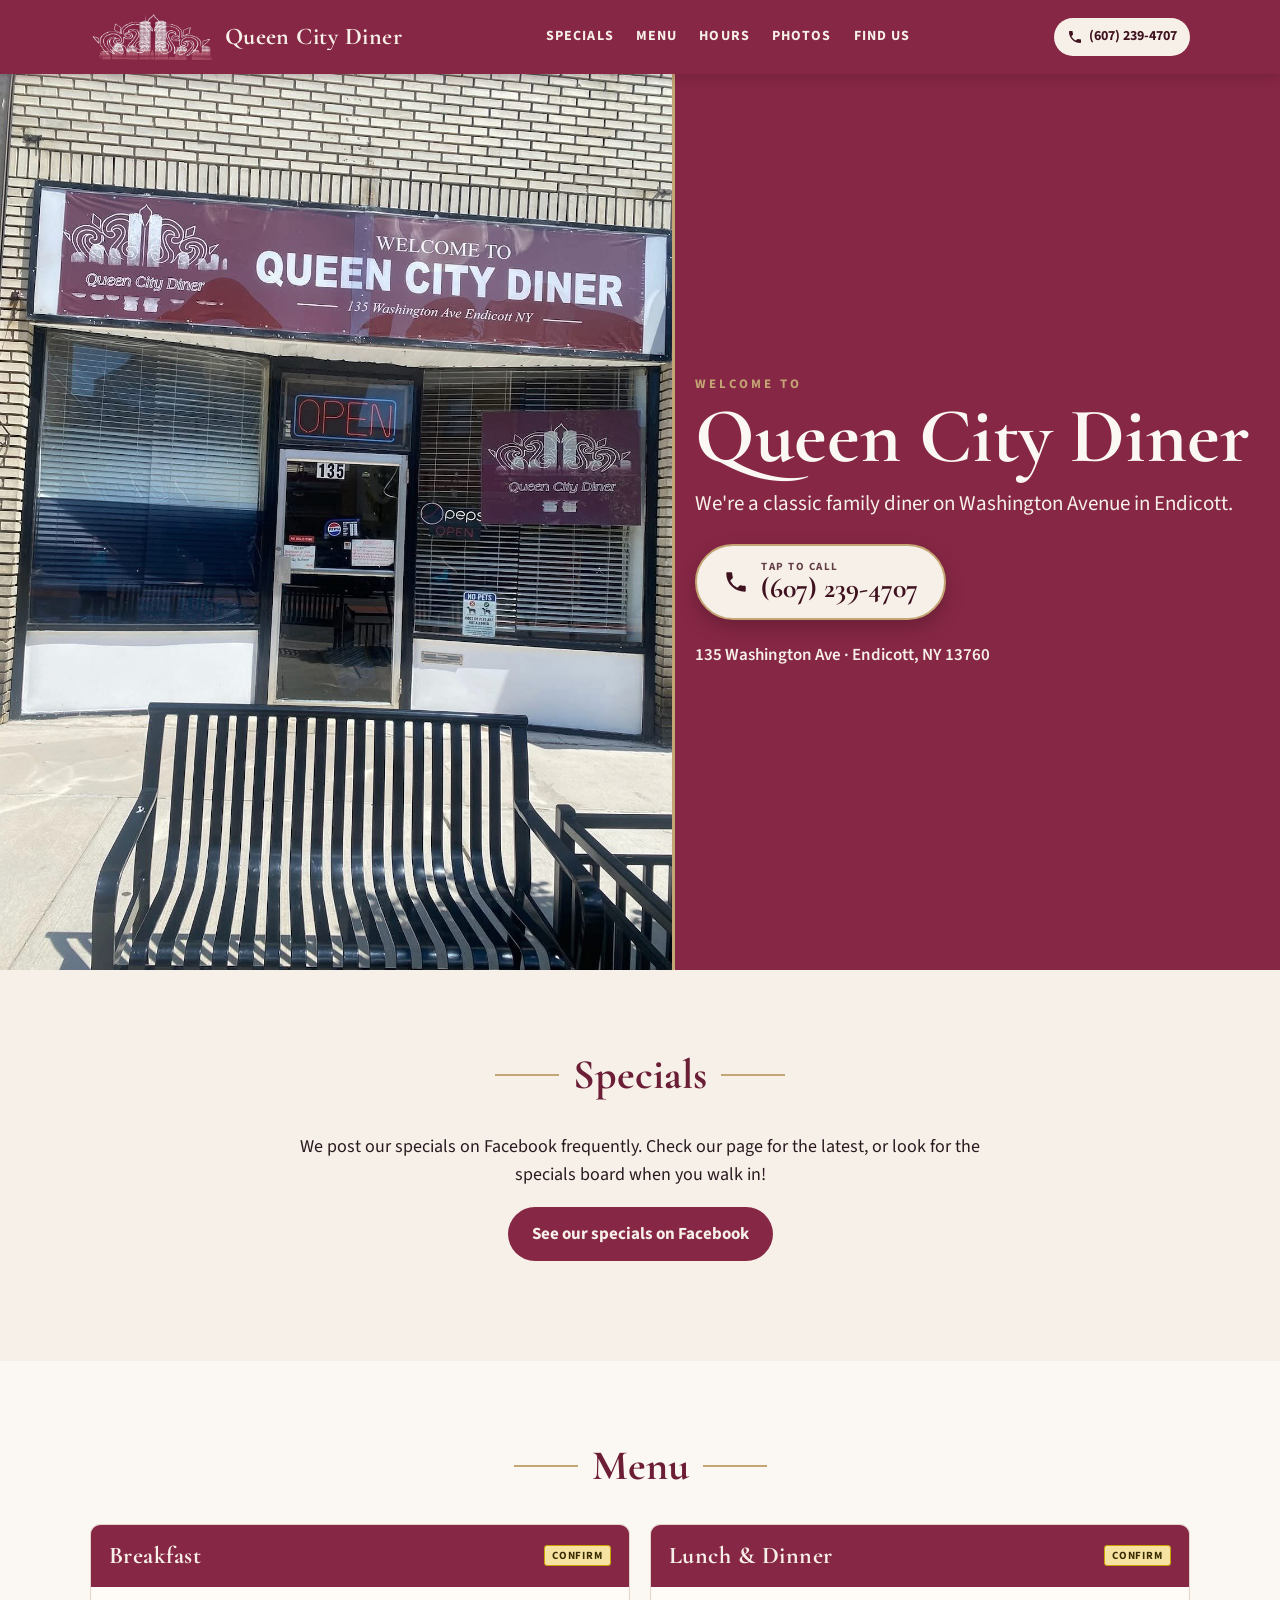
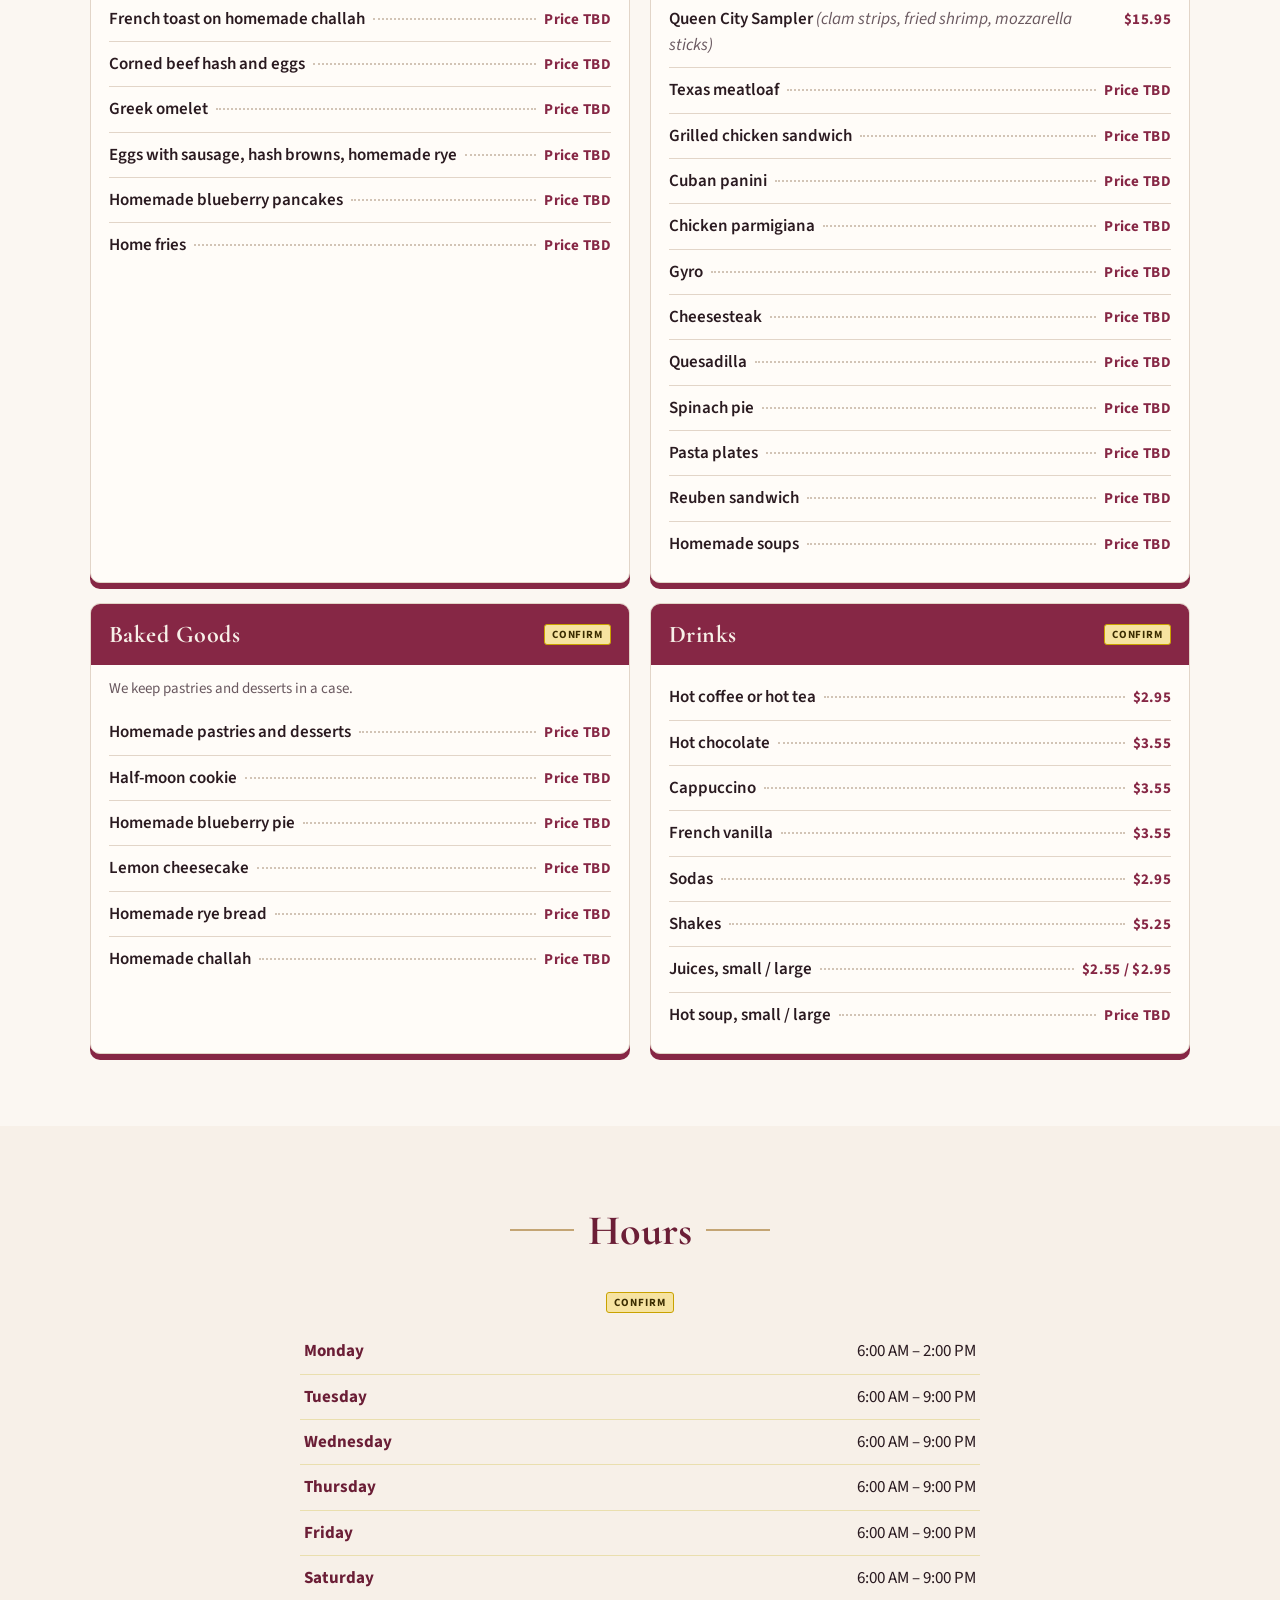
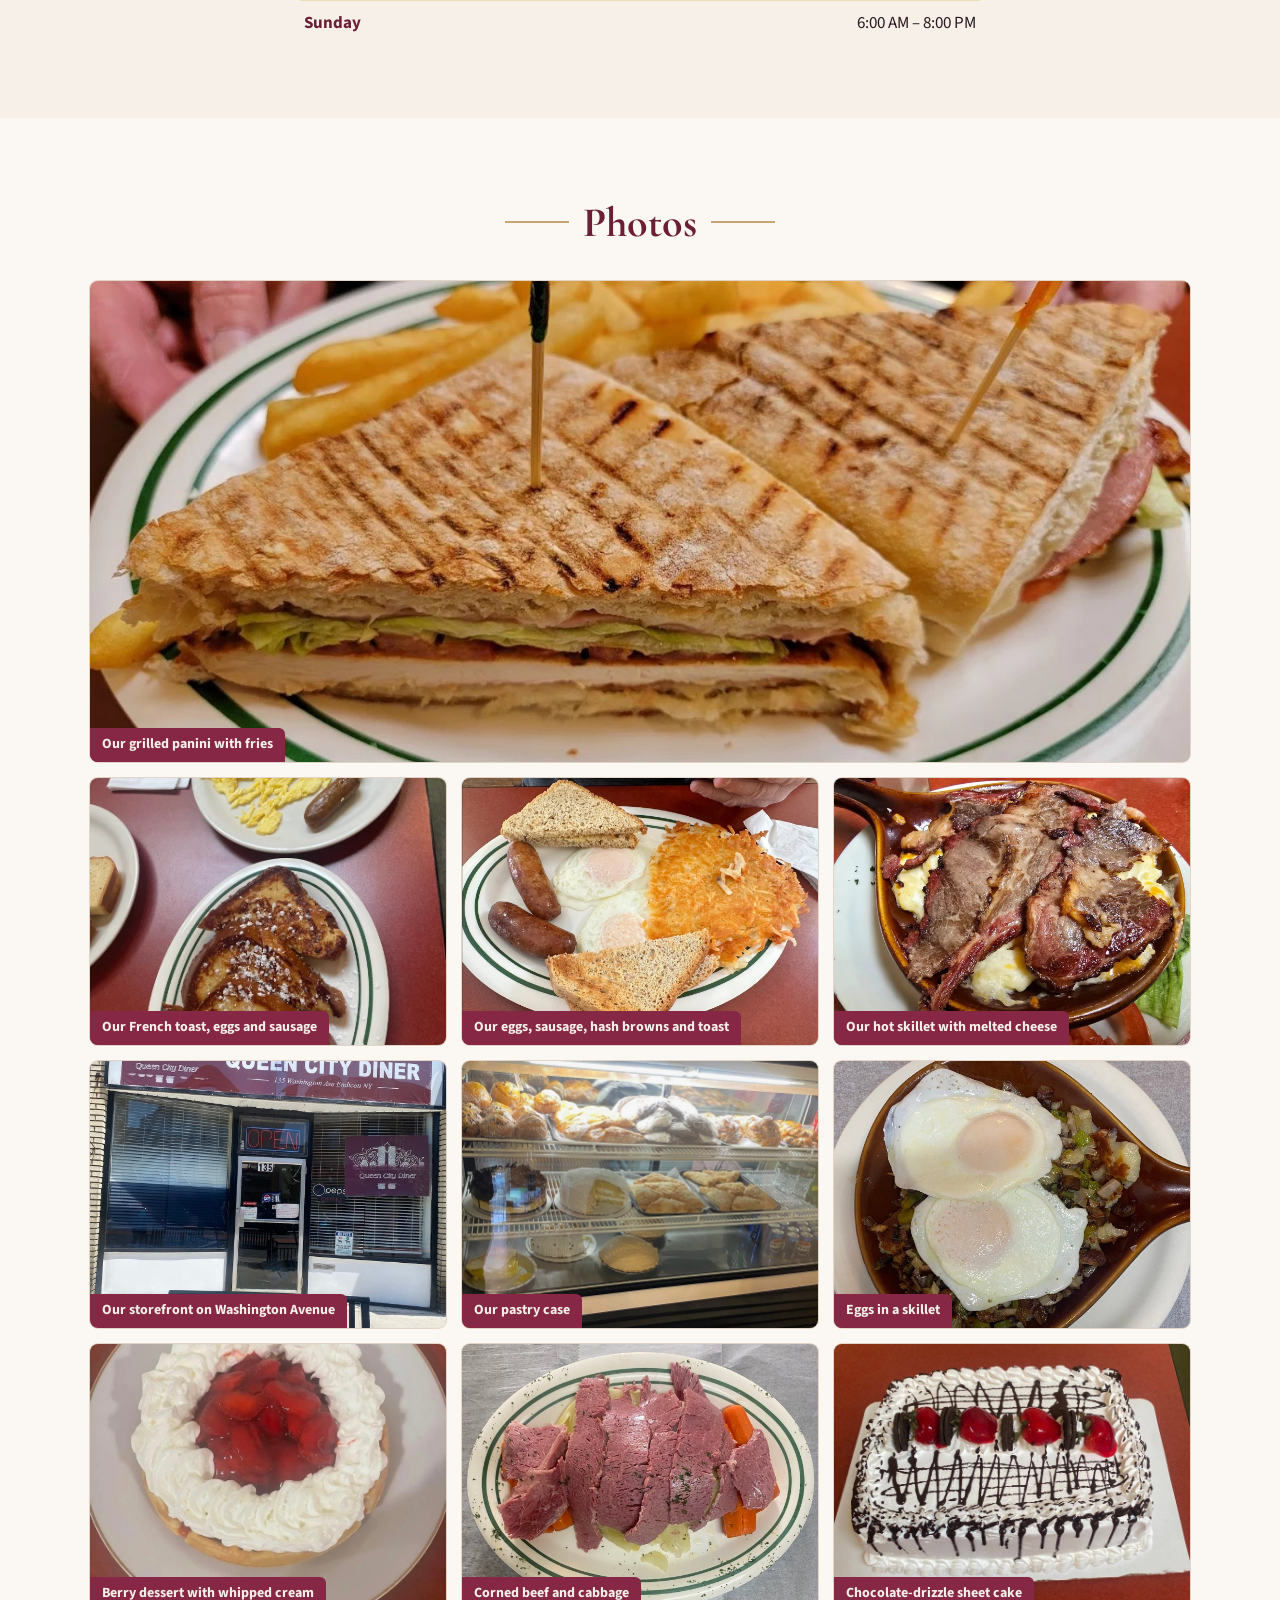
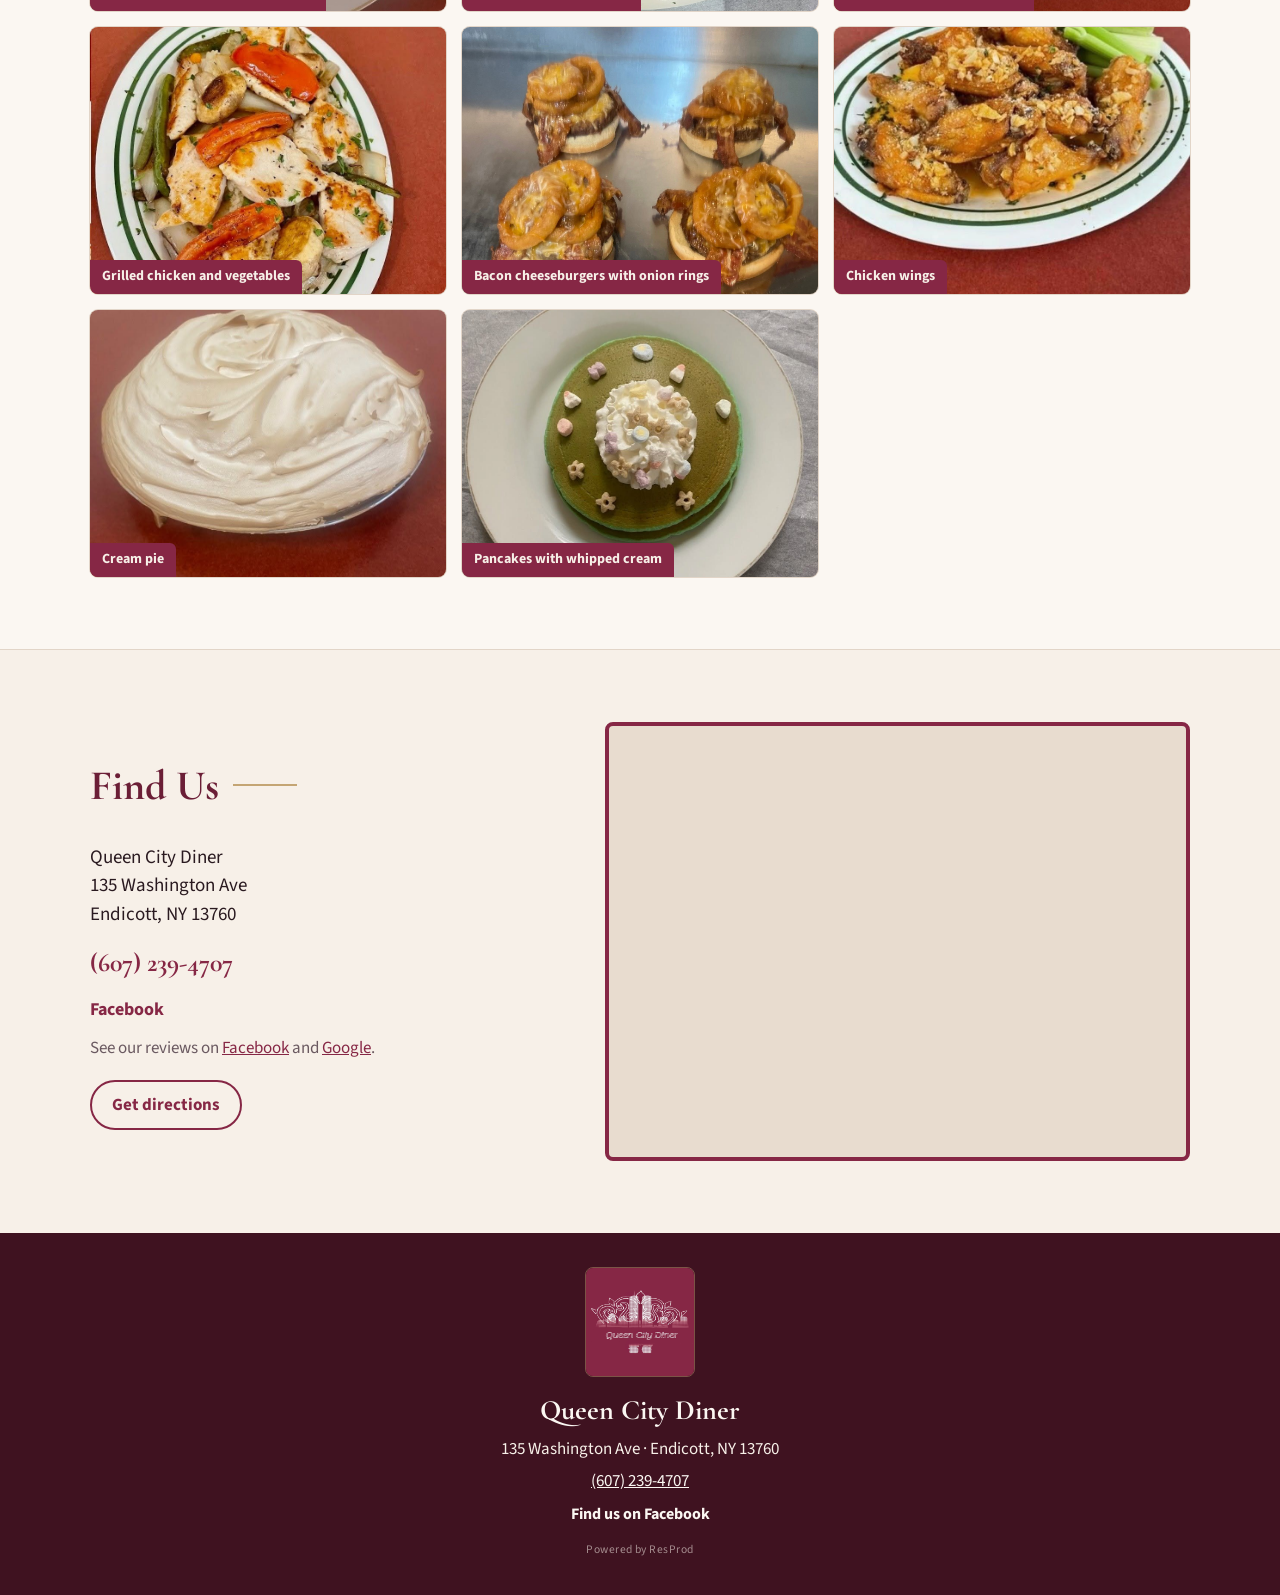
<file: queen-city-diner-e329b762/index.html>
<!DOCTYPE html>
<html lang="en">
<head>
  <meta charset="utf-8">
  <meta name="robots" content="noindex, nofollow">
  <meta name="viewport" content="width=device-width, initial-scale=1">
  <title>Queen City Diner · Endicott, NY</title>
  <meta name="description" content="We're Queen City Diner, a classic family diner at 135 Washington Ave in Endicott, NY. Call us at (607) 239-4707. We post our specials on Facebook frequently.">
  <link rel="icon" href="images/favicon.png" type="image/png" sizes="32x32">
  <link rel="apple-touch-icon" href="images/apple-touch-icon.png">
  <link rel="preconnect" href="https://fonts.googleapis.com">
  <link rel="preconnect" href="https://fonts.gstatic.com" crossorigin>
  <link href="https://fonts.googleapis.com/css2?family=Cormorant+Garamond:ital,wght@0,600;0,700;1,600&family=Source+Sans+3:ital,wght@0,400;0,600;0,700;1,400&display=swap" rel="stylesheet">
  <link rel="stylesheet" href="styles.css">
</head>
<body>
  <header class="site-header">
    <div class="wrap header-inner">
      <a class="logo" href="#top">
        <img class="logo-mark" src="images/logo-mark.jpg" width="152" height="61" alt="">
        <span class="logo-text">Queen City Diner</span>
      </a>
      <nav class="nav" aria-label="Main">
        <a href="#specials">Specials</a>
        <a href="#menu">Menu</a>
        <a href="#hours">Hours</a>
        <a href="#photos">Photos</a>
        <a href="#location">Find Us</a>
      </nav>
      <a class="header-call" href="tel:+16072394707">
        <svg viewBox="0 0 24 24" width="16" height="16" aria-hidden="true"><path fill="currentColor" d="M6.6 10.8a15.1 15.1 0 0 0 6.6 6.6l2.2-2.2a1 1 0 0 1 1-.25 11.4 11.4 0 0 0 3.6.57 1 1 0 0 1 1 1V20a1 1 0 0 1-1 1A17 17 0 0 1 3 4a1 1 0 0 1 1-1h3.5a1 1 0 0 1 1 1c0 1.25.2 2.45.57 3.57a1 1 0 0 1-.25 1z"/></svg>
        <span>(607) 239-4707</span>
      </a>
    </div>
  </header>

  <main id="top">
    <section class="hero">
      <figure class="hero-photo">
        <img src="images/hero-storefront.jpg" width="1200" height="1600" alt="Queen City Diner storefront on Washington Avenue in Endicott: maroon welcome sign, white crown logo, and a black bench out front" fetchpriority="high">
      </figure>
      <div class="hero-panel">
        <div class="wrap hero-text">
          <p class="hero-kicker">Welcome to</p>
          <h1 class="hero-title">Queen City Diner</h1>
          <p class="hero-sub">We're a classic family diner on Washington Avenue in Endicott.</p>
          <a class="btn-call" href="tel:+16072394707">
            <svg viewBox="0 0 24 24" width="26" height="26" aria-hidden="true"><path fill="currentColor" d="M6.6 10.8a15.1 15.1 0 0 0 6.6 6.6l2.2-2.2a1 1 0 0 1 1-.25 11.4 11.4 0 0 0 3.6.57 1 1 0 0 1 1 1V20a1 1 0 0 1-1 1A17 17 0 0 1 3 4a1 1 0 0 1 1-1h3.5a1 1 0 0 1 1 1c0 1.25.2 2.45.57 3.57a1 1 0 0 1-.25 1z"/></svg>
            <span><small>Tap to call</small>(607) 239-4707</span>
          </a>
          <p class="hero-address">135 Washington Ave · Endicott, NY 13760</p>
        </div>
      </div>
    </section>

    <section id="specials" class="section specials">
      <div class="wrap">
        <h2 class="section-title"><span>Specials</span></h2>
        <div class="specials-intro">
          <p>We post our specials on Facebook frequently. Check our page for the latest, or look for the specials board when you walk in!</p>
          <a class="btn-fb" href="https://www.facebook.com/profile.php?id=61550962738320" target="_blank" rel="noopener">See our specials on Facebook</a>
        </div>
      </div>
    </section>

    <section id="menu" class="section menu">
      <div class="wrap">
        <h2 class="section-title"><span>Menu</span></h2>
        <div class="menu-grid">
          <article class="menu-card">
            <header class="menu-card-head">
              <h3>Breakfast</h3>
              <span class="badge">Confirm</span>
            </header>
            <ul class="menu-list">
              <li class="menu-row"><span class="item-name">French toast on homemade challah</span><span class="dots" aria-hidden="true"></span><span class="price">Price TBD</span></li>
              <li class="menu-row"><span class="item-name">Corned beef hash and eggs</span><span class="dots" aria-hidden="true"></span><span class="price">Price TBD</span></li>
              <li class="menu-row"><span class="item-name">Greek omelet</span><span class="dots" aria-hidden="true"></span><span class="price">Price TBD</span></li>
              <li class="menu-row"><span class="item-name">Eggs with sausage, hash browns, homemade rye</span><span class="dots" aria-hidden="true"></span><span class="price">Price TBD</span></li>
              <li class="menu-row"><span class="item-name">Homemade blueberry pancakes</span><span class="dots" aria-hidden="true"></span><span class="price">Price TBD</span></li>
              <li class="menu-row"><span class="item-name">Home fries</span><span class="dots" aria-hidden="true"></span><span class="price">Price TBD</span></li>
            </ul>
          </article>
          <article class="menu-card">
            <header class="menu-card-head">
              <h3>Lunch &amp; Dinner</h3>
              <span class="badge">Confirm</span>
            </header>
            <ul class="menu-list">
              <li class="menu-row"><span class="item-name">Queen City Sampler <em>(clam strips, fried shrimp, mozzarella sticks)</em></span><span class="dots" aria-hidden="true"></span><span class="price">$15.95</span></li>
              <li class="menu-row"><span class="item-name">Texas meatloaf</span><span class="dots" aria-hidden="true"></span><span class="price">Price TBD</span></li>
              <li class="menu-row"><span class="item-name">Grilled chicken sandwich</span><span class="dots" aria-hidden="true"></span><span class="price">Price TBD</span></li>
              <li class="menu-row"><span class="item-name">Cuban panini</span><span class="dots" aria-hidden="true"></span><span class="price">Price TBD</span></li>
              <li class="menu-row"><span class="item-name">Chicken parmigiana</span><span class="dots" aria-hidden="true"></span><span class="price">Price TBD</span></li>
              <li class="menu-row"><span class="item-name">Gyro</span><span class="dots" aria-hidden="true"></span><span class="price">Price TBD</span></li>
              <li class="menu-row"><span class="item-name">Cheesesteak</span><span class="dots" aria-hidden="true"></span><span class="price">Price TBD</span></li>
              <li class="menu-row"><span class="item-name">Quesadilla</span><span class="dots" aria-hidden="true"></span><span class="price">Price TBD</span></li>
              <li class="menu-row"><span class="item-name">Spinach pie</span><span class="dots" aria-hidden="true"></span><span class="price">Price TBD</span></li>
              <li class="menu-row"><span class="item-name">Pasta plates</span><span class="dots" aria-hidden="true"></span><span class="price">Price TBD</span></li>
              <li class="menu-row"><span class="item-name">Reuben sandwich</span><span class="dots" aria-hidden="true"></span><span class="price">Price TBD</span></li>
              <li class="menu-row"><span class="item-name">Homemade soups</span><span class="dots" aria-hidden="true"></span><span class="price">Price TBD</span></li>
            </ul>
          </article>
          <article class="menu-card">
            <header class="menu-card-head">
              <h3>Baked Goods</h3>
              <span class="badge">Confirm</span>
            </header>
            <p class="card-note">We keep pastries and desserts in a case.</p>
            <ul class="menu-list">
              <li class="menu-row"><span class="item-name">Homemade pastries and desserts</span><span class="dots" aria-hidden="true"></span><span class="price">Price TBD</span></li>
              <li class="menu-row"><span class="item-name">Half-moon cookie</span><span class="dots" aria-hidden="true"></span><span class="price">Price TBD</span></li>
              <li class="menu-row"><span class="item-name">Homemade blueberry pie</span><span class="dots" aria-hidden="true"></span><span class="price">Price TBD</span></li>
              <li class="menu-row"><span class="item-name">Lemon cheesecake</span><span class="dots" aria-hidden="true"></span><span class="price">Price TBD</span></li>
              <li class="menu-row"><span class="item-name">Homemade rye bread</span><span class="dots" aria-hidden="true"></span><span class="price">Price TBD</span></li>
              <li class="menu-row"><span class="item-name">Homemade challah</span><span class="dots" aria-hidden="true"></span><span class="price">Price TBD</span></li>
            </ul>
          </article>
          <article class="menu-card">
            <header class="menu-card-head">
              <h3>Drinks</h3>
              <span class="badge">Confirm</span>
            </header>
            <ul class="menu-list">
              <li class="menu-row"><span class="item-name">Hot coffee or hot tea</span><span class="dots" aria-hidden="true"></span><span class="price">$2.95</span></li>
              <li class="menu-row"><span class="item-name">Hot chocolate</span><span class="dots" aria-hidden="true"></span><span class="price">$3.55</span></li>
              <li class="menu-row"><span class="item-name">Cappuccino</span><span class="dots" aria-hidden="true"></span><span class="price">$3.55</span></li>
              <li class="menu-row"><span class="item-name">French vanilla</span><span class="dots" aria-hidden="true"></span><span class="price">$3.55</span></li>
              <li class="menu-row"><span class="item-name">Sodas</span><span class="dots" aria-hidden="true"></span><span class="price">$2.95</span></li>
              <li class="menu-row"><span class="item-name">Shakes</span><span class="dots" aria-hidden="true"></span><span class="price">$5.25</span></li>
              <li class="menu-row"><span class="item-name">Juices, small / large</span><span class="dots" aria-hidden="true"></span><span class="price">$2.55 / $2.95</span></li>
              <li class="menu-row"><span class="item-name">Hot soup, small / large</span><span class="dots" aria-hidden="true"></span><span class="price">Price TBD</span></li>
            </ul>
          </article>
        </div>
      </div>
    </section>

    <section id="hours" class="section hours">
      <div class="wrap narrow">
        <h2 class="section-title"><span>Hours</span></h2>
        <div class="hours-box">
          <p class="confirm-tag"><span class="badge">Confirm</span></p>
          <table class="hours-table">
            <caption class="sr-only">Our hours</caption>
            <tbody>
              <tr><th scope="row">Monday</th><td>6:00 AM – 2:00 PM</td></tr>
              <tr><th scope="row">Tuesday</th><td>6:00 AM – 9:00 PM</td></tr>
              <tr><th scope="row">Wednesday</th><td>6:00 AM – 9:00 PM</td></tr>
              <tr><th scope="row">Thursday</th><td>6:00 AM – 9:00 PM</td></tr>
              <tr><th scope="row">Friday</th><td>6:00 AM – 9:00 PM</td></tr>
              <tr><th scope="row">Saturday</th><td>6:00 AM – 9:00 PM</td></tr>
              <tr><th scope="row">Sunday</th><td>6:00 AM – 8:00 PM</td></tr>
            </tbody>
          </table>
        </div>
      </div>
    </section>

    <section id="photos" class="section photos">
      <div class="wrap">
        <h2 class="section-title"><span>Photos</span></h2>
        <div class="photo-grid">
          <figure class="photo-tile">
            <img src="images/panini-fries.jpg" width="1360" height="726" alt="A grilled panini cut in halves, served with fries on a white plate with a green rim" loading="lazy">
            <figcaption>Our grilled panini with fries</figcaption>
          </figure>
          <figure class="photo-tile">
            <img src="images/french-toast-breakfast.jpg" width="765" height="1020" alt="French toast with powdered sugar on a green-rimmed oval plate, with scrambled eggs and sausage links on a second plate" loading="lazy">
            <figcaption>Our French toast, eggs and sausage</figcaption>
          </figure>
          <figure class="photo-tile">
            <img src="images/eggs-breakfast.jpg" width="1359" height="1020" alt="Two sunny-side-up eggs, sausage links, hash browns, and toast on a green-rimmed oval plate" loading="lazy">
            <figcaption>Our eggs, sausage, hash browns and toast</figcaption>
          </figure>
          <figure class="photo-tile">
            <img src="images/skillet.jpg" width="1360" height="1020" alt="A brown ceramic skillet with sliced seared meat over melted cheese, with lettuce and tomato on the side" loading="lazy">
            <figcaption>Our hot skillet with melted cheese</figcaption>
          </figure>
          <figure class="photo-tile">
            <img src="images/hero-storefront.jpg" width="1200" height="1600" alt="The Queen City Diner storefront and maroon welcome sign" loading="lazy">
            <figcaption>Our storefront on Washington Avenue</figcaption>
          </figure>
          <figure class="photo-tile">
            <img src="images/pastry-case.jpg" width="1428" height="1600" alt="Pastry case with cakes, pies, muffins, croissants, and turnovers" loading="lazy">
            <figcaption>Our pastry case</figcaption>
          </figure>
          <figure class="photo-tile">
            <img src="images/eggs-skillet.jpg" width="1391" height="1572" alt="Two eggs over a skillet of home fries and vegetables" loading="lazy">
            <figcaption>Eggs in a skillet</figcaption>
          </figure>
          <figure class="photo-tile">
            <img src="images/berry-dessert.jpg" width="828" height="1074" alt="Round berry dessert ringed with whipped cream" loading="lazy">
            <figcaption>Berry dessert with whipped cream</figcaption>
          </figure>
          <figure class="photo-tile">
            <img src="images/corned-beef-cabbage.jpg" width="1280" height="984" alt="Sliced corned beef with cabbage and carrots" loading="lazy">
            <figcaption>Corned beef and cabbage</figcaption>
          </figure>
          <figure class="photo-tile">
            <img src="images/chocolate-sheet-cake.jpg" width="1512" height="1210" alt="Sheet cake with chocolate drizzle, strawberries, and cookies" loading="lazy">
            <figcaption>Chocolate-drizzle sheet cake</figcaption>
          </figure>
          <figure class="photo-tile">
            <img src="images/grilled-chicken-vegetables.jpg" width="828" height="1090" alt="Grilled chicken with peppers, mushrooms, and onions" loading="lazy">
            <figcaption>Grilled chicken and vegetables</figcaption>
          </figure>
          <figure class="photo-tile">
            <img src="images/bacon-onion-burgers.jpg" width="1451" height="1048" alt="Four bacon cheeseburgers topped with onion rings" loading="lazy">
            <figcaption>Bacon cheeseburgers with onion rings</figcaption>
          </figure>
          <figure class="photo-tile">
            <img src="images/chicken-wings.jpg" width="827" height="856" alt="A plate of chicken wings with celery sticks" loading="lazy">
            <figcaption>Chicken wings</figcaption>
          </figure>
          <figure class="photo-tile">
            <img src="images/cream-pie.jpg" width="828" height="784" alt="A pie topped with a swirl of cream" loading="lazy">
            <figcaption>Cream pie</figcaption>
          </figure>
          <figure class="photo-tile">
            <img src="images/pancakes.jpg" width="960" height="998" alt="A stack of pancakes topped with whipped cream and cereal pieces" loading="lazy">
            <figcaption>Pancakes with whipped cream</figcaption>
          </figure>
        </div>
      </div>
    </section>

    <section id="location" class="section location">
      <div class="wrap loc-grid">
        <div class="loc-info">
          <h2 class="section-title left"><span>Find Us</span></h2>
          <address>
            Queen City Diner<br>
            135 Washington Ave<br>
            Endicott, NY 13760
          </address>
          <p><a class="phone-link" href="tel:+16072394707">(607) 239-4707</a></p>
          <p><a class="fb-link" href="https://www.facebook.com/profile.php?id=61550962738320" target="_blank" rel="noopener">Facebook</a></p>
          <p class="reviews-line">See our reviews on <a href="https://www.facebook.com/profile.php?id=61550962738320" target="_blank" rel="noopener">Facebook</a> and <a href="https://www.google.com/maps/search/?api=1&amp;query=Queen+City+Diner%2C+135+Washington+Ave%2C+Endicott%2C+NY" target="_blank" rel="noopener">Google</a>.</p>
          <a class="btn-outline" href="https://maps.google.com/?q=Queen+City+Diner,+135+Washington+Ave,+Endicott,+NY+13760" target="_blank" rel="noopener">Get directions</a>
        </div>
        <div class="map-frame">
          <iframe title="Map of Queen City Diner, 135 Washington Ave, Endicott, NY" src="https://maps.google.com/maps?q=Queen+City+Diner,+135+Washington+Ave,+Endicott,+NY+13760&amp;z=16&amp;output=embed" loading="lazy" referrerpolicy="no-referrer-when-downgrade" allowfullscreen></iframe>
        </div>
      </div>
    </section>
  </main>

  <footer class="site-footer">
    <div class="wrap footer-inner">
      <img class="footer-mark" src="images/logo.jpg" width="160" height="160" alt="Queen City Diner logo">
      <p class="footer-logo">Queen City Diner</p>
      <p>135 Washington Ave · Endicott, NY 13760</p>
      <p><a href="tel:+16072394707">(607) 239-4707</a></p>
      <p><a class="fb-link" href="https://www.facebook.com/profile.php?id=61550962738320" target="_blank" rel="noopener">Find us on Facebook</a></p>
      <p class="credit">Powered by ResProd</p>
    </div>
  </footer>

  <a class="call-bar" href="tel:+16072394707">
    <svg viewBox="0 0 24 24" width="20" height="20" aria-hidden="true"><path fill="currentColor" d="M6.6 10.8a15.1 15.1 0 0 0 6.6 6.6l2.2-2.2a1 1 0 0 1 1-.25 11.4 11.4 0 0 0 3.6.57 1 1 0 0 1 1 1V20a1 1 0 0 1-1 1A17 17 0 0 1 3 4a1 1 0 0 1 1-1h3.5a1 1 0 0 1 1 1c0 1.25.2 2.45.57 3.57a1 1 0 0 1-.25 1z"/></svg>
    Call (607) 239-4707
  </a>
</body>
</html>
</file>
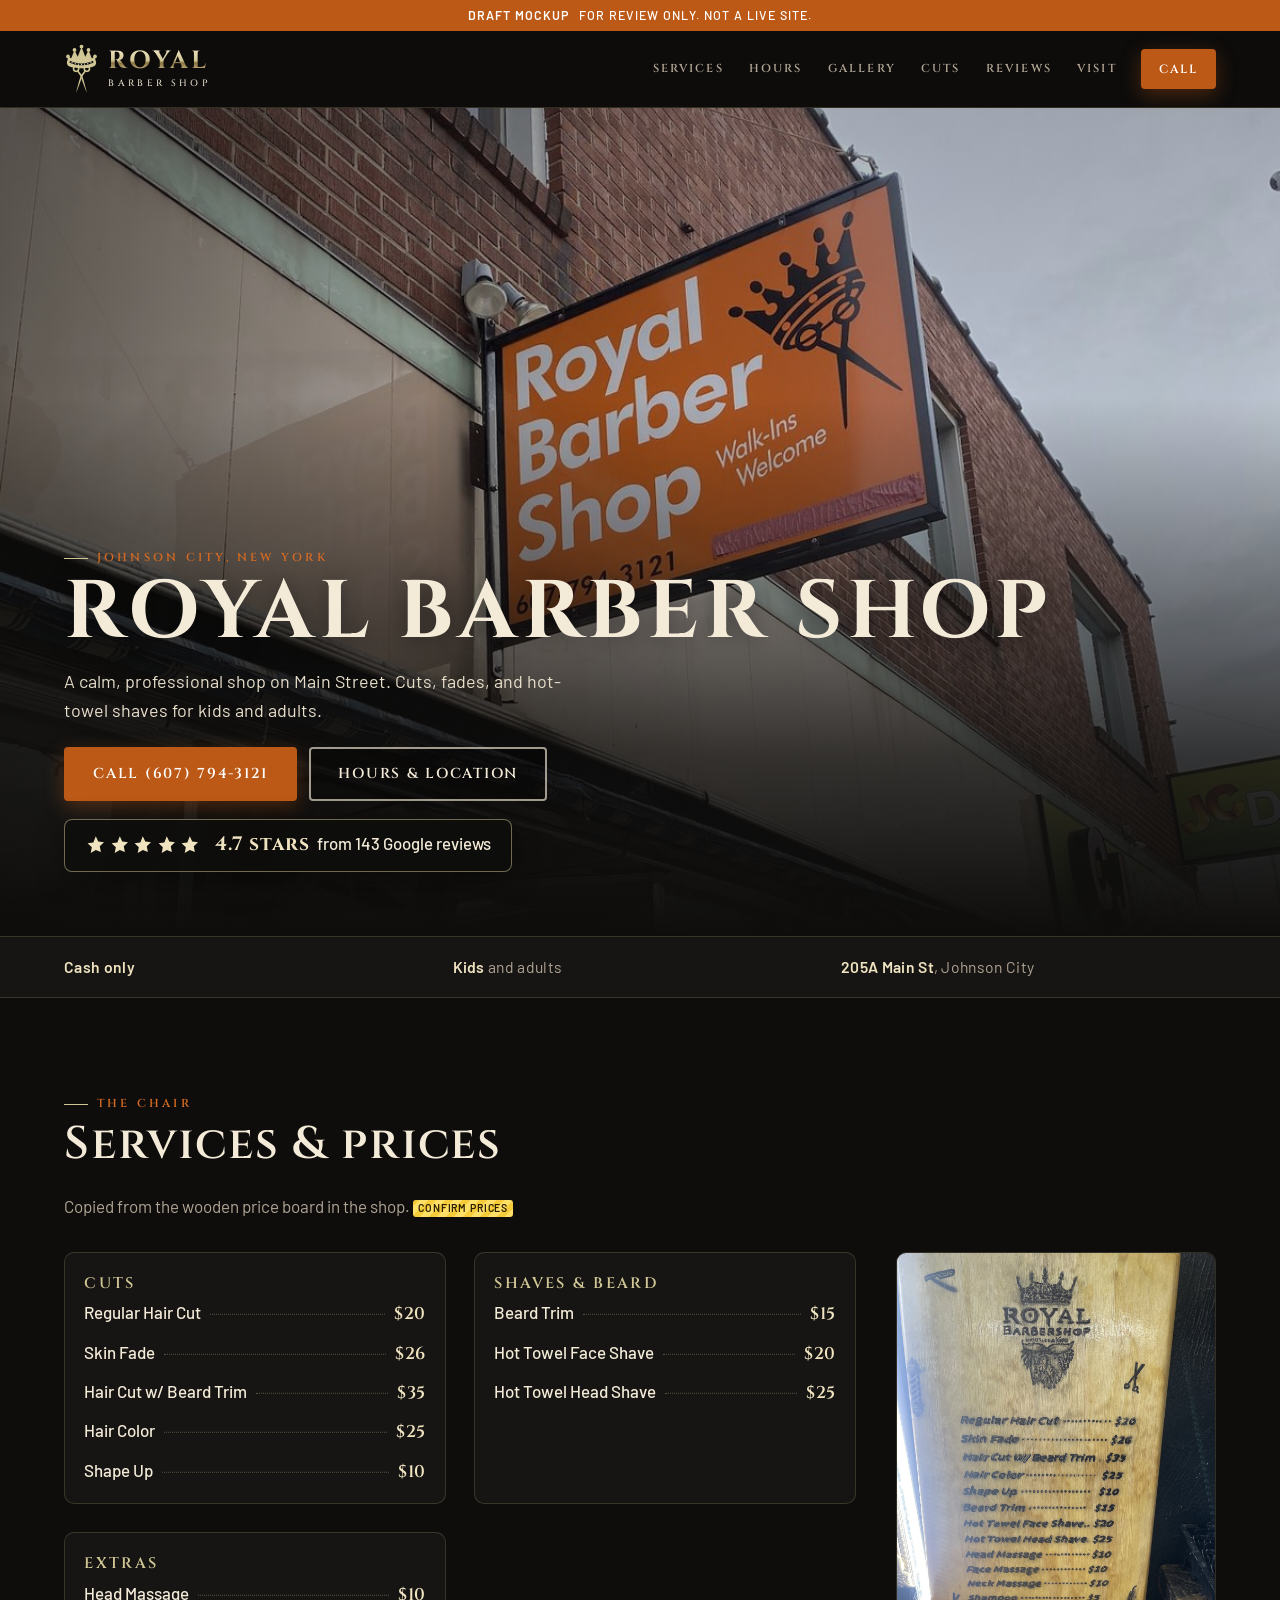
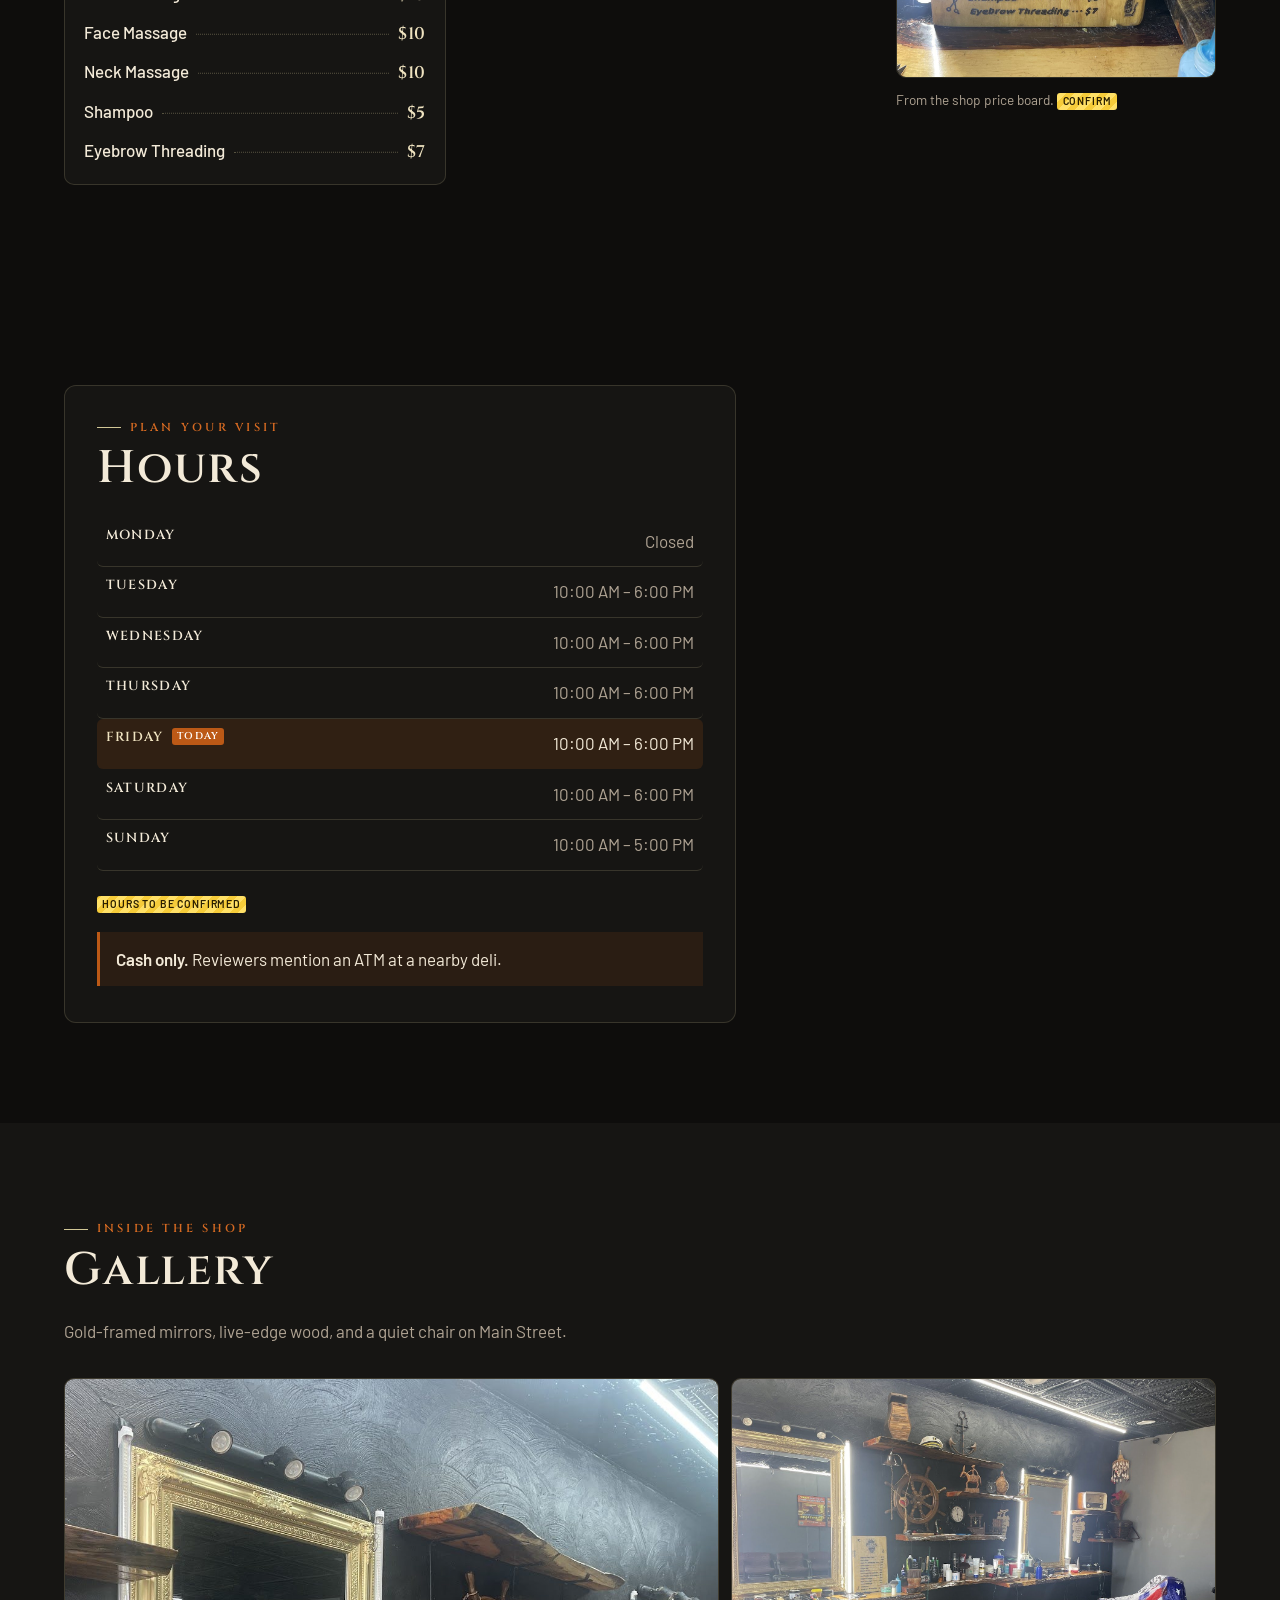
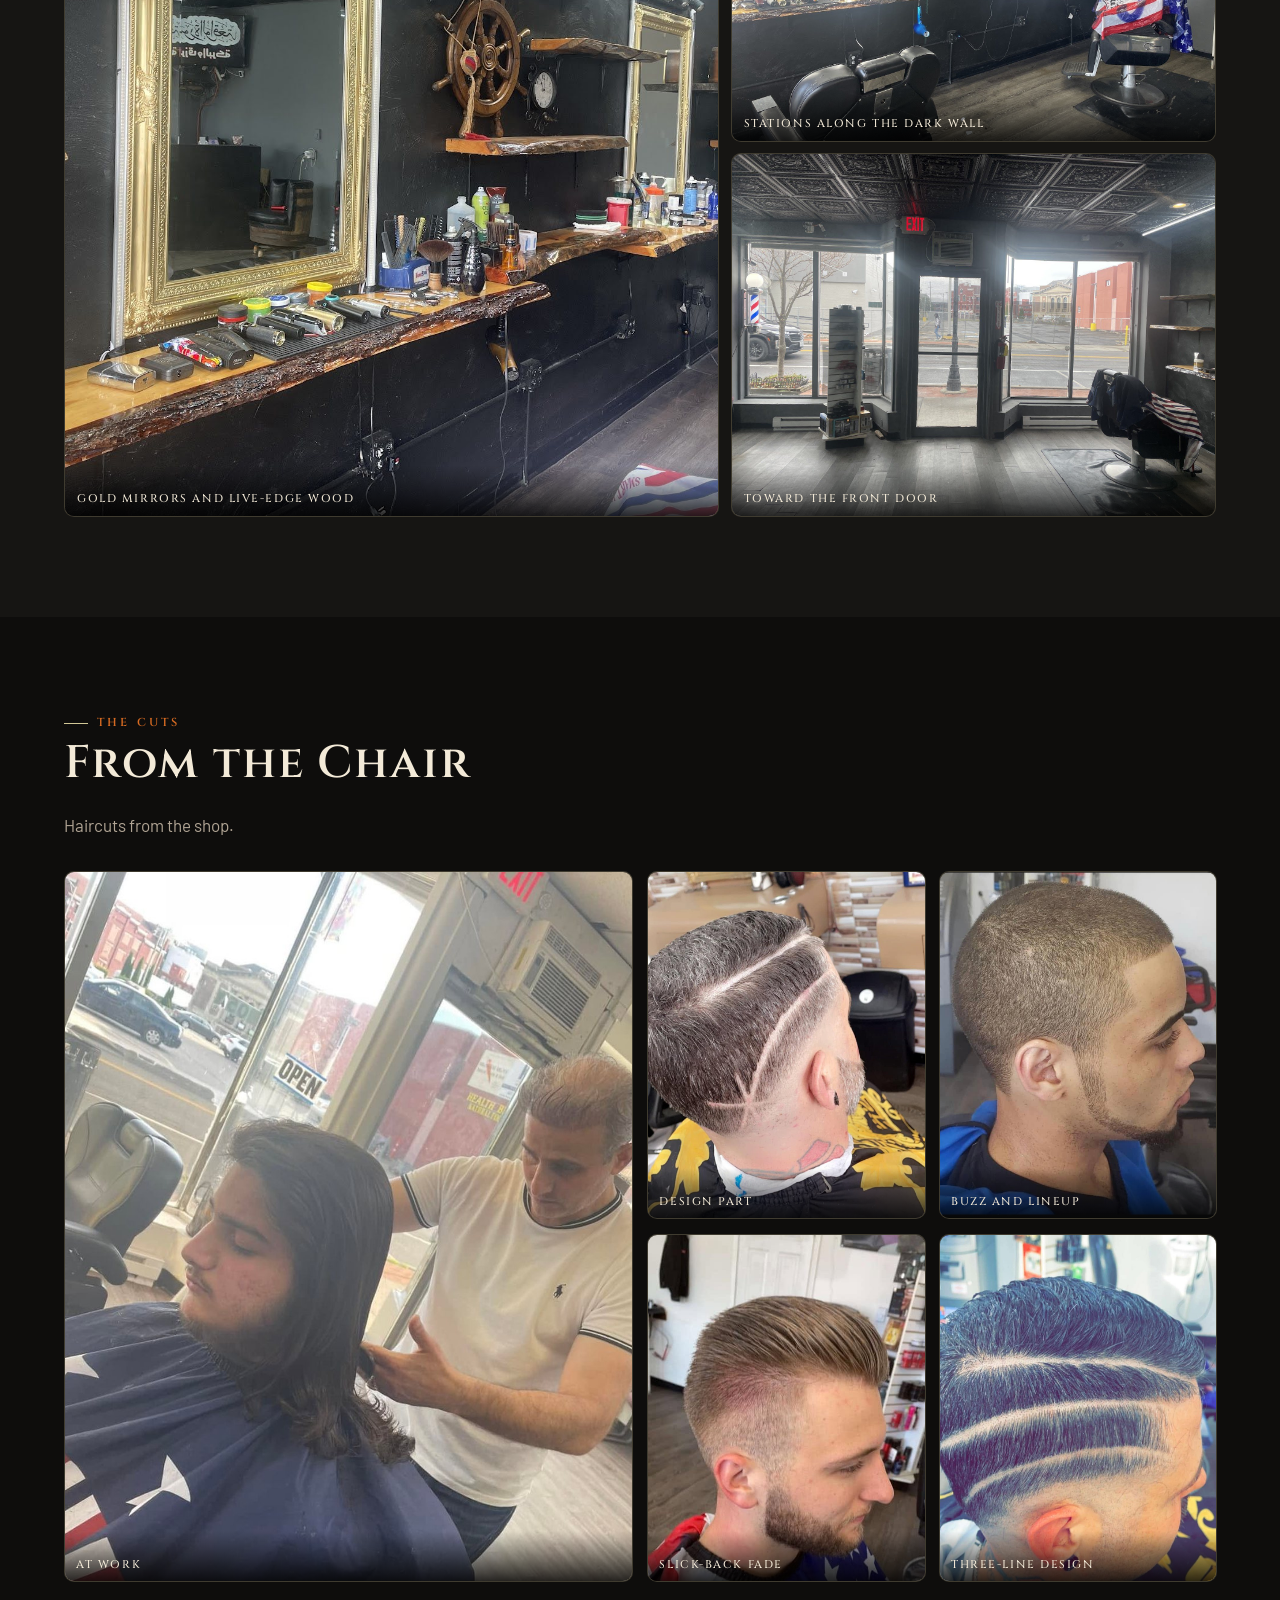
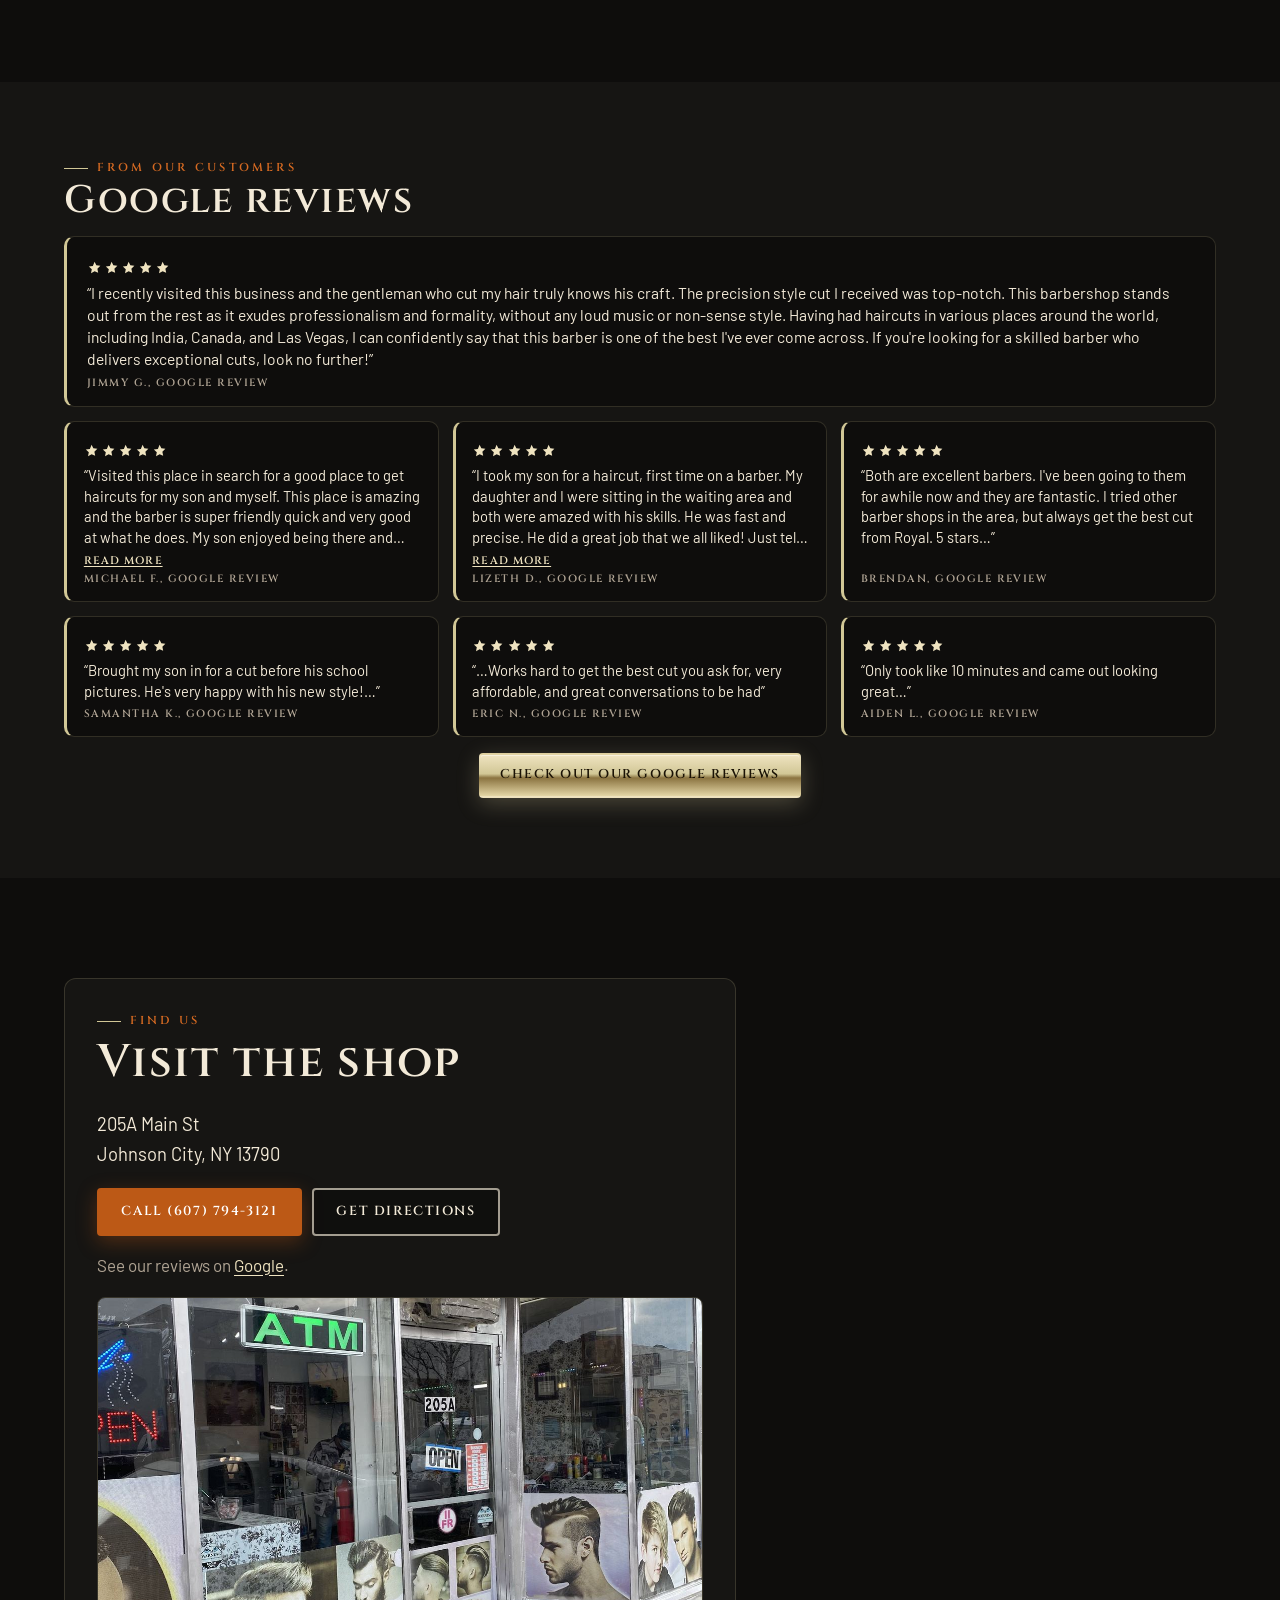
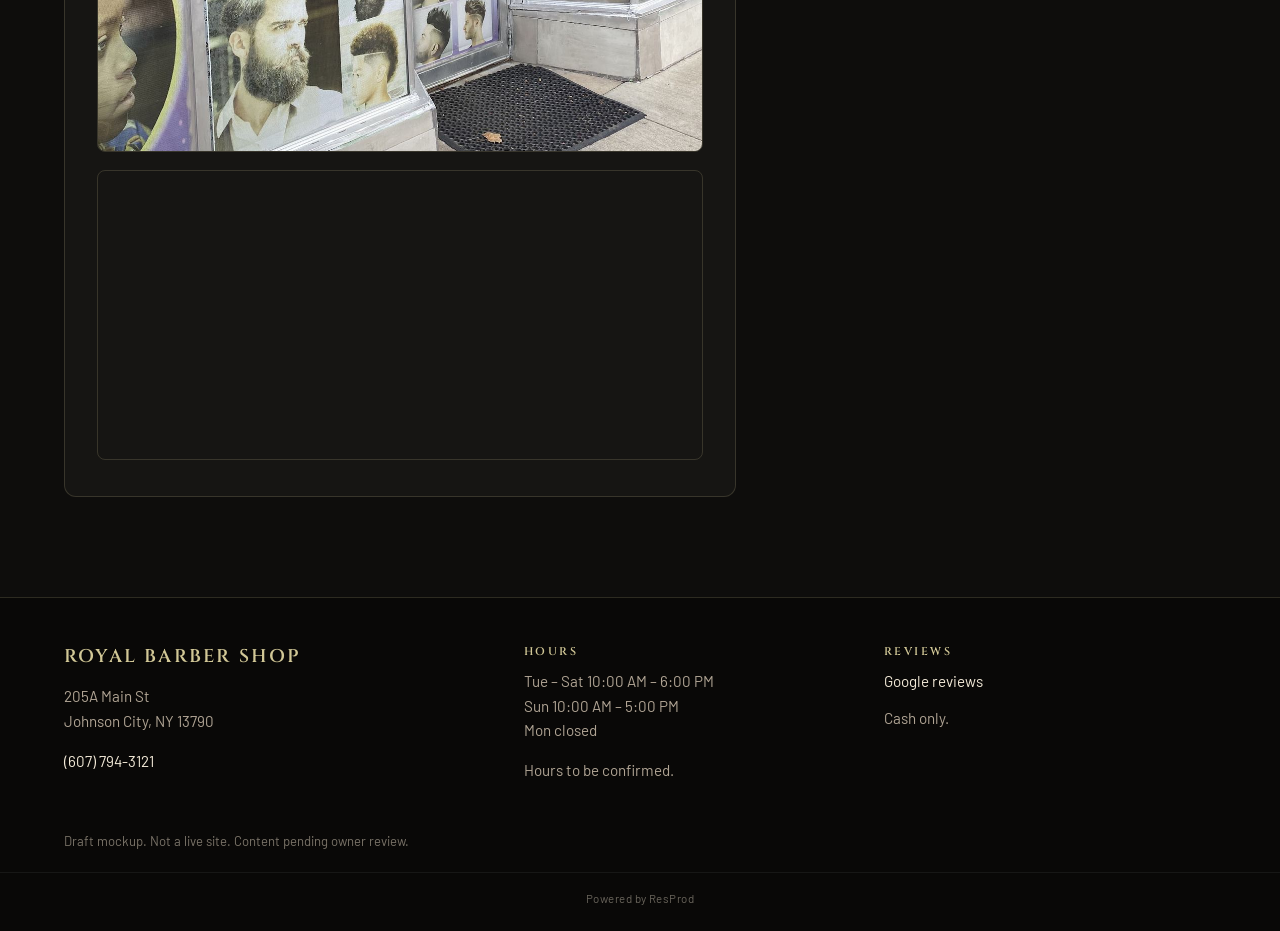
<file: royal-barber-1d12a302/index.html>
<!DOCTYPE html>
<html lang="en">
<head>
  <meta charset="UTF-8">
  <meta name="viewport" content="width=device-width, initial-scale=1, viewport-fit=cover">
  <meta name="robots" content="noindex, nofollow">
  <title>Royal Barber Shop | Johnson City, NY</title>
  <meta name="description" content="Royal Barber Shop, 205A Main St, Johnson City, NY. Haircuts, fades, beard trims and hot towel shaves. Cash only. Call (607) 794-3121.">
  <meta name="theme-color" content="#0e0d0c">
  <link rel="icon" href="images/favicon.svg?v=11" type="image/svg+xml">
  <link rel="icon" href="images/favicon-32.png?v=11" type="image/png" sizes="32x32">
  <link rel="apple-touch-icon" href="images/apple-touch-icon.png?v=11" sizes="180x180">
  <link rel="shortcut icon" href="images/favicon.ico?v=11">
  <link rel="preload" href="fonts/cinzel-700.woff2" as="font" type="font/woff2" crossorigin>
  <link rel="preload" href="fonts/barlow-400.woff2" as="font" type="font/woff2" crossorigin>
  <style>
    /* Critical: hide the mobile menu even if a cached styles.css is stale.
       Shared breakpoint with styles.css and the menu script: 900px. */
    .mobile-menu[hidden] { display: none !important; }
    @media (min-width: 900px) {
      .menu-toggle, .mobile-menu { display: none !important; }
    }
  </style>
  <link rel="stylesheet" href="styles.css?v=11">
</head>
<body id="top">

  <!--
    DRAFT MOCKUP for Royal Barber Shop (not a live site).
    Facts and sources are listed in README.md.
    EDIT HOURS in the #hours block only (search for EDIT-HOURS).
  -->

  <a class="skip-link" href="#main">Skip to content</a>

  <div class="draft-banner" role="note">
    <strong>Draft mockup</strong> <span>For review only. Not a live site.</span>
  </div>

  <header class="site-header">
    <div class="wrap header-inner">
      <a class="brand" href="#top" aria-label="Royal Barber Shop, back to top">
        <img class="brand-mark" src="images/mark-crown.svg?v=11" width="100" height="148" alt="">
        <span class="brand-text">
          <span class="brand-name">Royal</span>
          <span class="brand-sub">Barber Shop</span>
        </span>
      </a>
      <nav class="nav" aria-label="Primary">
        <a href="#services">Services</a>
        <a href="#hours">Hours</a>
        <a href="#gallery">Gallery</a>
        <a href="#work">Cuts</a>
        <a href="#reviews">Reviews</a>
        <a href="#visit">Visit</a>
      </nav>
      <a class="btn btn-call header-call" href="tel:+16077943121">Call</a>
      <button type="button" class="menu-toggle" id="menu-toggle"
              aria-expanded="false" aria-controls="mobile-menu" aria-label="Open menu">
        <span class="menu-toggle-bars" aria-hidden="true">
          <span></span><span></span><span></span>
        </span>
      </button>
    </div>
    <div class="mobile-menu" id="mobile-menu" hidden>
      <nav class="mobile-nav" aria-label="Mobile">
        <a href="#services">Services</a>
        <a href="#hours">Hours</a>
        <a href="#gallery">Gallery</a>
        <a href="#work">Cuts</a>
        <a href="#reviews">Reviews</a>
        <a href="#visit">Visit</a>
        <a class="btn btn-call mobile-nav-call" href="tel:+16077943121">Call</a>
      </nav>
    </div>
  </header>

  <main id="main">

    <section class="hero" aria-labelledby="hero-title">
      <img class="hero-bg" src="images/hero-shop-front.jpg" width="1200" height="1600"
           alt="The orange Royal Barber Shop sign over the brick storefront on Main Street in Johnson City">
      <div class="hero-shade" aria-hidden="true"></div>
      <div class="wrap hero-inner">
        <p class="eyebrow">Johnson City, New York</p>
        <h1 id="hero-title">Royal Barber Shop</h1>
        <p class="hero-lead">A calm, professional shop on Main Street. Cuts, fades, and hot-towel shaves for kids and adults.</p>
        <div class="hero-actions">
          <a class="btn btn-call btn-lg" href="tel:+16077943121">Call (607) 794-3121</a>
          <a class="btn btn-outline btn-lg" href="#visit">Hours &amp; location</a>
        </div>
        <a class="rating-badge" href="https://www.google.com/maps/place/Royal+Barber+Shop/@42.1147302,-75.9537895,17z/data=!4m8!3m7!1s0x89daee5607c13783:0x47861ee422aa5090!8m2!3d42.1147302!4d-75.9537895!9m1!1b1!16s%2Fg%2F11gf9gk96k" target="_blank" rel="noopener">
            <span class="star-row" aria-hidden="true">
              <svg viewBox="0 0 24 24" width="22" height="22"><path fill="currentColor" d="M12 2.6l2.72 5.84 6.41.82-4.72 4.4 1.24 6.36L12 17.9l-5.65 3.12 1.24-6.36-4.72-4.4 6.41-.82z"/></svg>
              <svg viewBox="0 0 24 24" width="22" height="22"><path fill="currentColor" d="M12 2.6l2.72 5.84 6.41.82-4.72 4.4 1.24 6.36L12 17.9l-5.65 3.12 1.24-6.36-4.72-4.4 6.41-.82z"/></svg>
              <svg viewBox="0 0 24 24" width="22" height="22"><path fill="currentColor" d="M12 2.6l2.72 5.84 6.41.82-4.72 4.4 1.24 6.36L12 17.9l-5.65 3.12 1.24-6.36-4.72-4.4 6.41-.82z"/></svg>
              <svg viewBox="0 0 24 24" width="22" height="22"><path fill="currentColor" d="M12 2.6l2.72 5.84 6.41.82-4.72 4.4 1.24 6.36L12 17.9l-5.65 3.12 1.24-6.36-4.72-4.4 6.41-.82z"/></svg>
              <svg viewBox="0 0 24 24" width="22" height="22"><path fill="currentColor" d="M12 2.6l2.72 5.84 6.41.82-4.72 4.4 1.24 6.36L12 17.9l-5.65 3.12 1.24-6.36-4.72-4.4 6.41-.82z"/></svg>
            </span>
            <span class="rating-text"><strong>4.7 stars</strong> from 143 Google reviews</span>
          </a>
      </div>
    </section>

    <section class="facts" aria-label="Good to know">
      <ul class="wrap facts-row">
        <li><strong>Cash only</strong></li>
        <li><strong>Kids</strong> and adults</li>
        <li><strong>205A Main St</strong>, Johnson City</li>
      </ul>
    </section>

    <section class="section services" id="services" aria-labelledby="services-title">
      <div class="wrap">
        <p class="eyebrow">The chair</p>
        <h2 id="services-title">Services &amp; prices</h2>
        <p class="section-lead">Copied from the wooden price board in the shop. <span class="ph">Confirm prices</span></p>

        <div class="services-layout">
          <div class="menu-grid">
            <div class="menu-group">
              <h3>Cuts</h3>
              <ul class="menu">
                <li>
                  <div class="menu-line"><span class="menu-name">Regular Hair Cut</span><span class="menu-dots" aria-hidden="true"></span><span class="menu-price">$20</span></div>
                </li>
                <li>
                  <div class="menu-line"><span class="menu-name">Skin Fade</span><span class="menu-dots" aria-hidden="true"></span><span class="menu-price">$26</span></div>
                </li>
                <li>
                  <div class="menu-line"><span class="menu-name">Hair Cut w/ Beard Trim</span><span class="menu-dots" aria-hidden="true"></span><span class="menu-price">$35</span></div>
                </li>
                <li>
                  <div class="menu-line"><span class="menu-name">Hair Color</span><span class="menu-dots" aria-hidden="true"></span><span class="menu-price">$25</span></div>
                </li>
                <li>
                  <div class="menu-line"><span class="menu-name">Shape Up</span><span class="menu-dots" aria-hidden="true"></span><span class="menu-price">$10</span></div>
                </li>
              </ul>
            </div>

            <div class="menu-group">
              <h3>Shaves &amp; beard</h3>
              <ul class="menu">
                <li>
                  <div class="menu-line"><span class="menu-name">Beard Trim</span><span class="menu-dots" aria-hidden="true"></span><span class="menu-price">$15</span></div>
                </li>
                <li>
                  <div class="menu-line"><span class="menu-name">Hot Towel Face Shave</span><span class="menu-dots" aria-hidden="true"></span><span class="menu-price">$20</span></div>
                </li>
                <li>
                  <div class="menu-line"><span class="menu-name">Hot Towel Head Shave</span><span class="menu-dots" aria-hidden="true"></span><span class="menu-price">$25</span></div>
                </li>
              </ul>
            </div>

            <div class="menu-group">
              <h3>Extras</h3>
              <ul class="menu">
                <li>
                  <div class="menu-line"><span class="menu-name">Head Massage</span><span class="menu-dots" aria-hidden="true"></span><span class="menu-price">$10</span></div>
                </li>
                <li>
                  <div class="menu-line"><span class="menu-name">Face Massage</span><span class="menu-dots" aria-hidden="true"></span><span class="menu-price">$10</span></div>
                </li>
                <li>
                  <div class="menu-line"><span class="menu-name">Neck Massage</span><span class="menu-dots" aria-hidden="true"></span><span class="menu-price">$10</span></div>
                </li>
                <li>
                  <div class="menu-line"><span class="menu-name">Shampoo</span><span class="menu-dots" aria-hidden="true"></span><span class="menu-price">$5</span></div>
                </li>
                <li>
                  <div class="menu-line"><span class="menu-name">Eyebrow Threading</span><span class="menu-dots" aria-hidden="true"></span><span class="menu-price">$7</span></div>
                </li>
              </ul>
            </div>
          </div>

          <figure class="board-photo">
            <img src="images/shop-price-board.jpg" width="1200" height="1600"
                 alt="The wooden Royal Barbershop price board hanging in the shop" loading="lazy">
            <figcaption>From the shop price board. <span class="ph">Confirm</span></figcaption>
          </figure>
        </div>
      </div>
    </section>

    <section class="section hours" id="hours" aria-labelledby="hours-title">
      <div class="wrap">
        <!-- EDIT-HOURS: change hours in this block only. -->
        <div class="hours-card">
          <p class="eyebrow">Plan your visit</p>
          <h2 id="hours-title">Hours</h2>
          <dl class="hours-list">
            <div data-day="1"><dt>Monday</dt><dd>Closed</dd></div>
            <div data-day="2"><dt>Tuesday</dt><dd>10:00 AM – 6:00 PM</dd></div>
            <div data-day="3"><dt>Wednesday</dt><dd>10:00 AM – 6:00 PM</dd></div>
            <div data-day="4"><dt>Thursday</dt><dd>10:00 AM – 6:00 PM</dd></div>
            <div data-day="5"><dt>Friday</dt><dd>10:00 AM – 6:00 PM</dd></div>
            <div data-day="6"><dt>Saturday</dt><dd>10:00 AM – 6:00 PM</dd></div>
            <div data-day="0"><dt>Sunday</dt><dd>10:00 AM – 5:00 PM</dd></div>
          </dl>
          <p class="hours-note"><span class="ph">Hours to be confirmed</span></p>
          <p class="cash-note"><strong>Cash only.</strong> Reviewers mention an ATM at a nearby deli.</p>
        </div>
      </div>
    </section>

    <section class="section gallery" id="gallery" aria-labelledby="gallery-title">
      <div class="wrap">
        <p class="eyebrow">Inside the shop</p>
        <h2 id="gallery-title">Gallery</h2>
        <p class="section-lead">Gold-framed mirrors, live-edge wood, and a quiet chair on Main Street.</p>

        <ul class="gallery-grid">
          <li class="g-wide">
            <figure>
              <img src="images/gold-mirrors-live-edge.jpg" width="1600" height="1200"
                   alt="Gold-framed mirrors and a live-edge wood counter against a dark textured wall" loading="lazy">
              <figcaption>Gold mirrors and live-edge wood</figcaption>
            </figure>
          </li>
          <li>
            <figure>
              <img src="images/dark-wall-stations.jpg" width="1600" height="1200"
                   alt="Barber stations along a dark wall with gold mirrors, wood shelves, and a ship’s wheel" loading="lazy">
              <figcaption>Stations along the dark wall</figcaption>
            </figure>
          </li>
          <li>
            <figure>
              <img src="images/interior-storefront-door.jpg" width="1600" height="1200"
                   alt="Looking toward the shop door and front windows, with a barber pole and pressed-tin ceiling" loading="lazy">
              <figcaption>Toward the front door</figcaption>
            </figure>
          </li>
        </ul>
      </div>
    </section>

    <section class="section cuts" id="work" aria-labelledby="work-title">
      <div class="wrap">
        <p class="eyebrow">The cuts</p>
        <h2 id="work-title">From the Chair</h2>
        <p class="section-lead">Haircuts from the shop.</p>
        <ul class="cuts-grid">
          <li class="cuts-featured">
            <figure>
              <img src="images/barber-at-work.jpg" width="1000" height="1250"
                   alt="Cutting a customer’s long hair by the front window" loading="lazy">
              <figcaption>At work</figcaption>
            </figure>
          </li>
          <li>
            <figure>
              <img src="images/cut-design-part.jpg" width="960" height="1200"
                   alt="A hard part and shaved design in the fade, shown from behind" loading="lazy">
              <figcaption>Design part</figcaption>
            </figure>
          </li>
          <li>
            <figure>
              <img src="images/cut-buzz-lineup.jpg" width="947" height="1184"
                   alt="A short buzz cut with a sharp lineup, shown in profile" loading="lazy">
              <figcaption>Buzz and lineup</figcaption>
            </figure>
          </li>
          <li>
            <figure>
              <img src="images/cut-slickback-fade.jpg" width="540" height="675"
                   alt="A slicked-back cut with a mid fade and beard, shown in profile" loading="lazy">
              <figcaption>Slick-back fade</figcaption>
            </figure>
          </li>
          <li>
            <figure>
              <img src="images/cut-three-line-design.jpg" width="960" height="1200"
                   alt="A fade with three shaved design lines across the side of the head" loading="lazy">
              <figcaption>Three-line design</figcaption>
            </figure>
          </li>
        </ul>
      </div>
    </section>

    <section class="section reviews" id="reviews" aria-labelledby="reviews-title">
      <div class="wrap">
        <p class="eyebrow">From our customers</p>
        <h2 id="reviews-title">Google reviews</h2>
        <blockquote class="review-card review-featured">
            <div class="review-stars" aria-label="5 stars">
              <span class="star-row" aria-hidden="true">
                <svg viewBox="0 0 24 24" width="22" height="22"><path fill="currentColor" d="M12 2.6l2.72 5.84 6.41.82-4.72 4.4 1.24 6.36L12 17.9l-5.65 3.12 1.24-6.36-4.72-4.4 6.41-.82z"/></svg>
                <svg viewBox="0 0 24 24" width="22" height="22"><path fill="currentColor" d="M12 2.6l2.72 5.84 6.41.82-4.72 4.4 1.24 6.36L12 17.9l-5.65 3.12 1.24-6.36-4.72-4.4 6.41-.82z"/></svg>
                <svg viewBox="0 0 24 24" width="22" height="22"><path fill="currentColor" d="M12 2.6l2.72 5.84 6.41.82-4.72 4.4 1.24 6.36L12 17.9l-5.65 3.12 1.24-6.36-4.72-4.4 6.41-.82z"/></svg>
                <svg viewBox="0 0 24 24" width="22" height="22"><path fill="currentColor" d="M12 2.6l2.72 5.84 6.41.82-4.72 4.4 1.24 6.36L12 17.9l-5.65 3.12 1.24-6.36-4.72-4.4 6.41-.82z"/></svg>
                <svg viewBox="0 0 24 24" width="22" height="22"><path fill="currentColor" d="M12 2.6l2.72 5.84 6.41.82-4.72 4.4 1.24 6.36L12 17.9l-5.65 3.12 1.24-6.36-4.72-4.4 6.41-.82z"/></svg>
              </span>
            </div>
          <p class="review-quote">“I recently visited this business and the gentleman who cut my hair truly knows his craft. The precision style cut I received was top-notch. This barbershop stands out from the rest as it exudes professionalism and formality, without any loud music or non-sense style. Having had haircuts in various places around the world, including India, Canada, and Las Vegas, I can confidently say that this barber is one of the best I've ever come across. If you're looking for a skilled barber who delivers exceptional cuts, look no further!”</p>
          <button type="button" class="review-more" hidden aria-expanded="false">Read more</button>
          <footer>Jimmy G., Google review</footer>
        </blockquote>
        <div class="reviews-grid" tabindex="0" aria-label="More Google reviews">
          <blockquote class="review-card">
            <div class="review-stars" aria-label="5 stars">
              <span class="star-row" aria-hidden="true">
                <svg viewBox="0 0 24 24" width="22" height="22"><path fill="currentColor" d="M12 2.6l2.72 5.84 6.41.82-4.72 4.4 1.24 6.36L12 17.9l-5.65 3.12 1.24-6.36-4.72-4.4 6.41-.82z"/></svg>
                <svg viewBox="0 0 24 24" width="22" height="22"><path fill="currentColor" d="M12 2.6l2.72 5.84 6.41.82-4.72 4.4 1.24 6.36L12 17.9l-5.65 3.12 1.24-6.36-4.72-4.4 6.41-.82z"/></svg>
                <svg viewBox="0 0 24 24" width="22" height="22"><path fill="currentColor" d="M12 2.6l2.72 5.84 6.41.82-4.72 4.4 1.24 6.36L12 17.9l-5.65 3.12 1.24-6.36-4.72-4.4 6.41-.82z"/></svg>
                <svg viewBox="0 0 24 24" width="22" height="22"><path fill="currentColor" d="M12 2.6l2.72 5.84 6.41.82-4.72 4.4 1.24 6.36L12 17.9l-5.65 3.12 1.24-6.36-4.72-4.4 6.41-.82z"/></svg>
                <svg viewBox="0 0 24 24" width="22" height="22"><path fill="currentColor" d="M12 2.6l2.72 5.84 6.41.82-4.72 4.4 1.24 6.36L12 17.9l-5.65 3.12 1.24-6.36-4.72-4.4 6.41-.82z"/></svg>
              </span>
            </div>
            <p class="review-quote">“Visited this place in search for a good place to get haircuts for my son and myself. This place is amazing and the barber is super friendly quick and very good at what he does. My son enjoyed being there and liked his haircut as did I. He just earned two more repeating customers and I will be advertising him all over!”</p>
            <button type="button" class="review-more" hidden aria-expanded="false">Read more</button>
            <footer>Michael F., Google review</footer>
          </blockquote>
          <blockquote class="review-card">
            <div class="review-stars" aria-label="5 stars">
              <span class="star-row" aria-hidden="true">
                <svg viewBox="0 0 24 24" width="22" height="22"><path fill="currentColor" d="M12 2.6l2.72 5.84 6.41.82-4.72 4.4 1.24 6.36L12 17.9l-5.65 3.12 1.24-6.36-4.72-4.4 6.41-.82z"/></svg>
                <svg viewBox="0 0 24 24" width="22" height="22"><path fill="currentColor" d="M12 2.6l2.72 5.84 6.41.82-4.72 4.4 1.24 6.36L12 17.9l-5.65 3.12 1.24-6.36-4.72-4.4 6.41-.82z"/></svg>
                <svg viewBox="0 0 24 24" width="22" height="22"><path fill="currentColor" d="M12 2.6l2.72 5.84 6.41.82-4.72 4.4 1.24 6.36L12 17.9l-5.65 3.12 1.24-6.36-4.72-4.4 6.41-.82z"/></svg>
                <svg viewBox="0 0 24 24" width="22" height="22"><path fill="currentColor" d="M12 2.6l2.72 5.84 6.41.82-4.72 4.4 1.24 6.36L12 17.9l-5.65 3.12 1.24-6.36-4.72-4.4 6.41-.82z"/></svg>
                <svg viewBox="0 0 24 24" width="22" height="22"><path fill="currentColor" d="M12 2.6l2.72 5.84 6.41.82-4.72 4.4 1.24 6.36L12 17.9l-5.65 3.12 1.24-6.36-4.72-4.4 6.41-.82z"/></svg>
              </span>
            </div>
            <p class="review-quote">“I took my son for a haircut, first time on a barber. My daughter and I were sitting in the waiting area and both were amazed with his skills. He was fast and precise. He did a great job that we all liked! Just tell him what you want and he does it. My son now says he just want to go there…”</p>
            <button type="button" class="review-more" hidden aria-expanded="false">Read more</button>
            <footer>Lizeth D., Google review</footer>
          </blockquote>
          <blockquote class="review-card">
            <div class="review-stars" aria-label="5 stars">
              <span class="star-row" aria-hidden="true">
                <svg viewBox="0 0 24 24" width="22" height="22"><path fill="currentColor" d="M12 2.6l2.72 5.84 6.41.82-4.72 4.4 1.24 6.36L12 17.9l-5.65 3.12 1.24-6.36-4.72-4.4 6.41-.82z"/></svg>
                <svg viewBox="0 0 24 24" width="22" height="22"><path fill="currentColor" d="M12 2.6l2.72 5.84 6.41.82-4.72 4.4 1.24 6.36L12 17.9l-5.65 3.12 1.24-6.36-4.72-4.4 6.41-.82z"/></svg>
                <svg viewBox="0 0 24 24" width="22" height="22"><path fill="currentColor" d="M12 2.6l2.72 5.84 6.41.82-4.72 4.4 1.24 6.36L12 17.9l-5.65 3.12 1.24-6.36-4.72-4.4 6.41-.82z"/></svg>
                <svg viewBox="0 0 24 24" width="22" height="22"><path fill="currentColor" d="M12 2.6l2.72 5.84 6.41.82-4.72 4.4 1.24 6.36L12 17.9l-5.65 3.12 1.24-6.36-4.72-4.4 6.41-.82z"/></svg>
                <svg viewBox="0 0 24 24" width="22" height="22"><path fill="currentColor" d="M12 2.6l2.72 5.84 6.41.82-4.72 4.4 1.24 6.36L12 17.9l-5.65 3.12 1.24-6.36-4.72-4.4 6.41-.82z"/></svg>
              </span>
            </div>
            <p class="review-quote">“Both are excellent barbers. I've been going to them for awhile now and they are fantastic. I tried other barber shops in the area, but always get the best cut from Royal. 5 stars…”</p>
            <button type="button" class="review-more" hidden aria-expanded="false">Read more</button>
            <footer>Brendan, Google review</footer>
          </blockquote>
          <blockquote class="review-card">
            <div class="review-stars" aria-label="5 stars">
              <span class="star-row" aria-hidden="true">
                <svg viewBox="0 0 24 24" width="22" height="22"><path fill="currentColor" d="M12 2.6l2.72 5.84 6.41.82-4.72 4.4 1.24 6.36L12 17.9l-5.65 3.12 1.24-6.36-4.72-4.4 6.41-.82z"/></svg>
                <svg viewBox="0 0 24 24" width="22" height="22"><path fill="currentColor" d="M12 2.6l2.72 5.84 6.41.82-4.72 4.4 1.24 6.36L12 17.9l-5.65 3.12 1.24-6.36-4.72-4.4 6.41-.82z"/></svg>
                <svg viewBox="0 0 24 24" width="22" height="22"><path fill="currentColor" d="M12 2.6l2.72 5.84 6.41.82-4.72 4.4 1.24 6.36L12 17.9l-5.65 3.12 1.24-6.36-4.72-4.4 6.41-.82z"/></svg>
                <svg viewBox="0 0 24 24" width="22" height="22"><path fill="currentColor" d="M12 2.6l2.72 5.84 6.41.82-4.72 4.4 1.24 6.36L12 17.9l-5.65 3.12 1.24-6.36-4.72-4.4 6.41-.82z"/></svg>
                <svg viewBox="0 0 24 24" width="22" height="22"><path fill="currentColor" d="M12 2.6l2.72 5.84 6.41.82-4.72 4.4 1.24 6.36L12 17.9l-5.65 3.12 1.24-6.36-4.72-4.4 6.41-.82z"/></svg>
              </span>
            </div>
            <p class="review-quote">“Brought my son in for a cut before his school pictures. He's very happy with his new style!…”</p>
            <button type="button" class="review-more" hidden aria-expanded="false">Read more</button>
            <footer>Samantha K., Google review</footer>
          </blockquote>
          <blockquote class="review-card">
            <div class="review-stars" aria-label="5 stars">
              <span class="star-row" aria-hidden="true">
                <svg viewBox="0 0 24 24" width="22" height="22"><path fill="currentColor" d="M12 2.6l2.72 5.84 6.41.82-4.72 4.4 1.24 6.36L12 17.9l-5.65 3.12 1.24-6.36-4.72-4.4 6.41-.82z"/></svg>
                <svg viewBox="0 0 24 24" width="22" height="22"><path fill="currentColor" d="M12 2.6l2.72 5.84 6.41.82-4.72 4.4 1.24 6.36L12 17.9l-5.65 3.12 1.24-6.36-4.72-4.4 6.41-.82z"/></svg>
                <svg viewBox="0 0 24 24" width="22" height="22"><path fill="currentColor" d="M12 2.6l2.72 5.84 6.41.82-4.72 4.4 1.24 6.36L12 17.9l-5.65 3.12 1.24-6.36-4.72-4.4 6.41-.82z"/></svg>
                <svg viewBox="0 0 24 24" width="22" height="22"><path fill="currentColor" d="M12 2.6l2.72 5.84 6.41.82-4.72 4.4 1.24 6.36L12 17.9l-5.65 3.12 1.24-6.36-4.72-4.4 6.41-.82z"/></svg>
                <svg viewBox="0 0 24 24" width="22" height="22"><path fill="currentColor" d="M12 2.6l2.72 5.84 6.41.82-4.72 4.4 1.24 6.36L12 17.9l-5.65 3.12 1.24-6.36-4.72-4.4 6.41-.82z"/></svg>
              </span>
            </div>
            <p class="review-quote">“…Works hard to get the best cut you ask for, very affordable, and great conversations to be had”</p>
            <button type="button" class="review-more" hidden aria-expanded="false">Read more</button>
            <footer>Eric N., Google review</footer>
          </blockquote>
          <blockquote class="review-card">
            <div class="review-stars" aria-label="5 stars">
              <span class="star-row" aria-hidden="true">
                <svg viewBox="0 0 24 24" width="22" height="22"><path fill="currentColor" d="M12 2.6l2.72 5.84 6.41.82-4.72 4.4 1.24 6.36L12 17.9l-5.65 3.12 1.24-6.36-4.72-4.4 6.41-.82z"/></svg>
                <svg viewBox="0 0 24 24" width="22" height="22"><path fill="currentColor" d="M12 2.6l2.72 5.84 6.41.82-4.72 4.4 1.24 6.36L12 17.9l-5.65 3.12 1.24-6.36-4.72-4.4 6.41-.82z"/></svg>
                <svg viewBox="0 0 24 24" width="22" height="22"><path fill="currentColor" d="M12 2.6l2.72 5.84 6.41.82-4.72 4.4 1.24 6.36L12 17.9l-5.65 3.12 1.24-6.36-4.72-4.4 6.41-.82z"/></svg>
                <svg viewBox="0 0 24 24" width="22" height="22"><path fill="currentColor" d="M12 2.6l2.72 5.84 6.41.82-4.72 4.4 1.24 6.36L12 17.9l-5.65 3.12 1.24-6.36-4.72-4.4 6.41-.82z"/></svg>
                <svg viewBox="0 0 24 24" width="22" height="22"><path fill="currentColor" d="M12 2.6l2.72 5.84 6.41.82-4.72 4.4 1.24 6.36L12 17.9l-5.65 3.12 1.24-6.36-4.72-4.4 6.41-.82z"/></svg>
              </span>
            </div>
            <p class="review-quote">“Only took like 10 minutes and came out looking great…”</p>
            <button type="button" class="review-more" hidden aria-expanded="false">Read more</button>
            <footer>Aiden L., Google review</footer>
          </blockquote>
        </div>
        <div class="reviews-actions">
          <a class="btn btn-gold btn-lg reviews-cta" href="https://www.google.com/maps/place/Royal+Barber+Shop/@42.1147302,-75.9537895,17z/data=!4m8!3m7!1s0x89daee5607c13783:0x47861ee422aa5090!8m2!3d42.1147302!4d-75.9537895!9m1!1b1!16s%2Fg%2F11gf9gk96k" target="_blank" rel="noopener">Check out our Google reviews</a>
        </div>
      </div>
    </section>

    <section class="section visit" id="visit" aria-labelledby="visit-title">
      <div class="wrap">
        <div class="visit-card">
          <p class="eyebrow">Find us</p>
          <h2 id="visit-title">Visit the shop</h2>
          <address>
            205A Main St<br>
            Johnson City, NY 13790
          </address>
          <div class="visit-actions">
            <a class="btn btn-call" href="tel:+16077943121">Call (607) 794-3121</a>
            <a class="btn btn-outline" href="https://www.google.com/maps/dir/?api=1&amp;destination=Royal+Barber+Shop,+205A+Main+St,+Johnson+City,+NY+13790" target="_blank" rel="noopener">Get directions</a>
          </div>
          <p class="reviews-line">See our reviews on <a href="https://www.google.com/maps/place/Royal+Barber+Shop/@42.1147302,-75.9537895,17z/data=!4m8!3m7!1s0x89daee5607c13783:0x47861ee422aa5090!8m2!3d42.1147302!4d-75.9537895!9m1!1b1!16s%2Fg%2F11gf9gk96k" target="_blank" rel="noopener">Google</a>.</p>
          <figure class="visit-photo">
            <img src="images/storefront-window.jpg" width="1200" height="1600"
                 alt="The 205A storefront window and door of Royal Barber Shop on Main Street" loading="lazy">
          </figure>
          <div class="map-wrap">
            <iframe class="map"
              title="Map of Royal Barber Shop at 205A Main St, Johnson City, NY"
              src="https://www.google.com/maps?q=Royal+Barber+Shop,+205A+Main+St,+Johnson+City,+NY+13790&amp;output=embed"
              loading="lazy" referrerpolicy="no-referrer-when-downgrade" allowfullscreen></iframe>
          </div>
        </div>
      </div>
    </section>


  </main>

  <footer class="site-footer">
    <div class="wrap footer-grid">
      <div>
        <p class="footer-name">Royal Barber Shop</p>
        <p>205A Main St<br>Johnson City, NY 13790</p>
        <p><a href="tel:+16077943121">(607) 794-3121</a></p>
      </div>
      <div>
        <p class="footer-label">Hours</p>
        <p>Tue – Sat 10:00 AM – 6:00 PM<br>Sun 10:00 AM – 5:00 PM<br>Mon closed</p>
        <p class="muted">Hours to be confirmed.</p>
      </div>
      <div>
        <p class="footer-label">Reviews</p>
        <ul class="footer-links">
          <li><a href="https://www.google.com/maps/place/Royal+Barber+Shop/@42.1147302,-75.9537895,17z/data=!4m8!3m7!1s0x89daee5607c13783:0x47861ee422aa5090!8m2!3d42.1147302!4d-75.9537895!9m1!1b1!16s%2Fg%2F11gf9gk96k" target="_blank" rel="noopener">Google reviews</a></li>
        </ul>
        <p>Cash only.</p>
      </div>
    </div>
    <p class="wrap draft-note">Draft mockup. Not a live site. Content pending owner review.</p>
    <p class="footer-credit">Powered by ResProd</p>
  </footer>

  <div class="action-bar" role="region" aria-label="Call or get directions">
    <a class="btn btn-call" href="tel:+16077943121">Call (607) 794-3121</a>
    <a class="btn btn-outline" href="https://www.google.com/maps/dir/?api=1&amp;destination=Royal+Barber+Shop,+205A+Main+St,+Johnson+City,+NY+13790" target="_blank" rel="noopener">Directions</a>
  </div>

  <script>
    (function () {
      var row = document.querySelector('.hours-list [data-day="' + new Date().getDay() + '"]');
      if (row) row.classList.add('is-today');

      function setupReviewClamps() {
        document.querySelectorAll('.review-card').forEach(function (card) {
          var quote = card.querySelector('.review-quote');
          var btn = card.querySelector('.review-more');
          if (!quote || !btn) return;
          if (quote.scrollHeight - quote.clientHeight < 2) return;
          btn.hidden = false;
          btn.addEventListener('click', function () {
            var open = card.classList.toggle('is-expanded');
            btn.setAttribute('aria-expanded', open ? 'true' : 'false');
            btn.textContent = open ? 'Read less' : 'Read more';
          });
        });
      }
      if (document.fonts && document.fonts.ready) {
        document.fonts.ready.then(setupReviewClamps);
      } else {
        setupReviewClamps();
      }
    })();

    (function () {
      var toggle = document.getElementById("menu-toggle");
      var menu = document.getElementById("mobile-menu");
      if (!toggle || !menu) return;

      var desktop = window.matchMedia("(min-width: 900px)");

      function isOpen() {
        return toggle.getAttribute("aria-expanded") === "true";
      }

      function setOpen(open) {
        toggle.setAttribute("aria-expanded", open ? "true" : "false");
        toggle.setAttribute("aria-label", open ? "Close menu" : "Open menu");
        document.body.classList.toggle("is-menu-open", open);
        if (open) menu.removeAttribute("hidden");
        else menu.setAttribute("hidden", "");
      }

      function closeMenu(returnFocus) {
        if (!isOpen()) return;
        setOpen(false);
        if (returnFocus) toggle.focus();
      }

      toggle.addEventListener("click", function (e) {
        e.stopPropagation();
        if (desktop.matches) {
          closeMenu(false);
          return;
        }
        setOpen(!isOpen());
      });

      menu.addEventListener("click", function (e) {
        if (e.target.closest("a")) closeMenu(false);
      });

      document.addEventListener("keydown", function (e) {
        if (e.key === "Escape") closeMenu(true);
      });

      document.addEventListener("pointerdown", function (e) {
        if (!isOpen()) return;
        if (menu.contains(e.target) || toggle.contains(e.target)) return;
        closeMenu(false);
      });

      function onDesktopChange() {
        if (desktop.matches) closeMenu(false);
      }
      if (desktop.addEventListener) desktop.addEventListener("change", onDesktopChange);
      else if (desktop.addListener) desktop.addListener(onDesktopChange);
      onDesktopChange();
    })();
  </script>
</body>
</html>
</file>
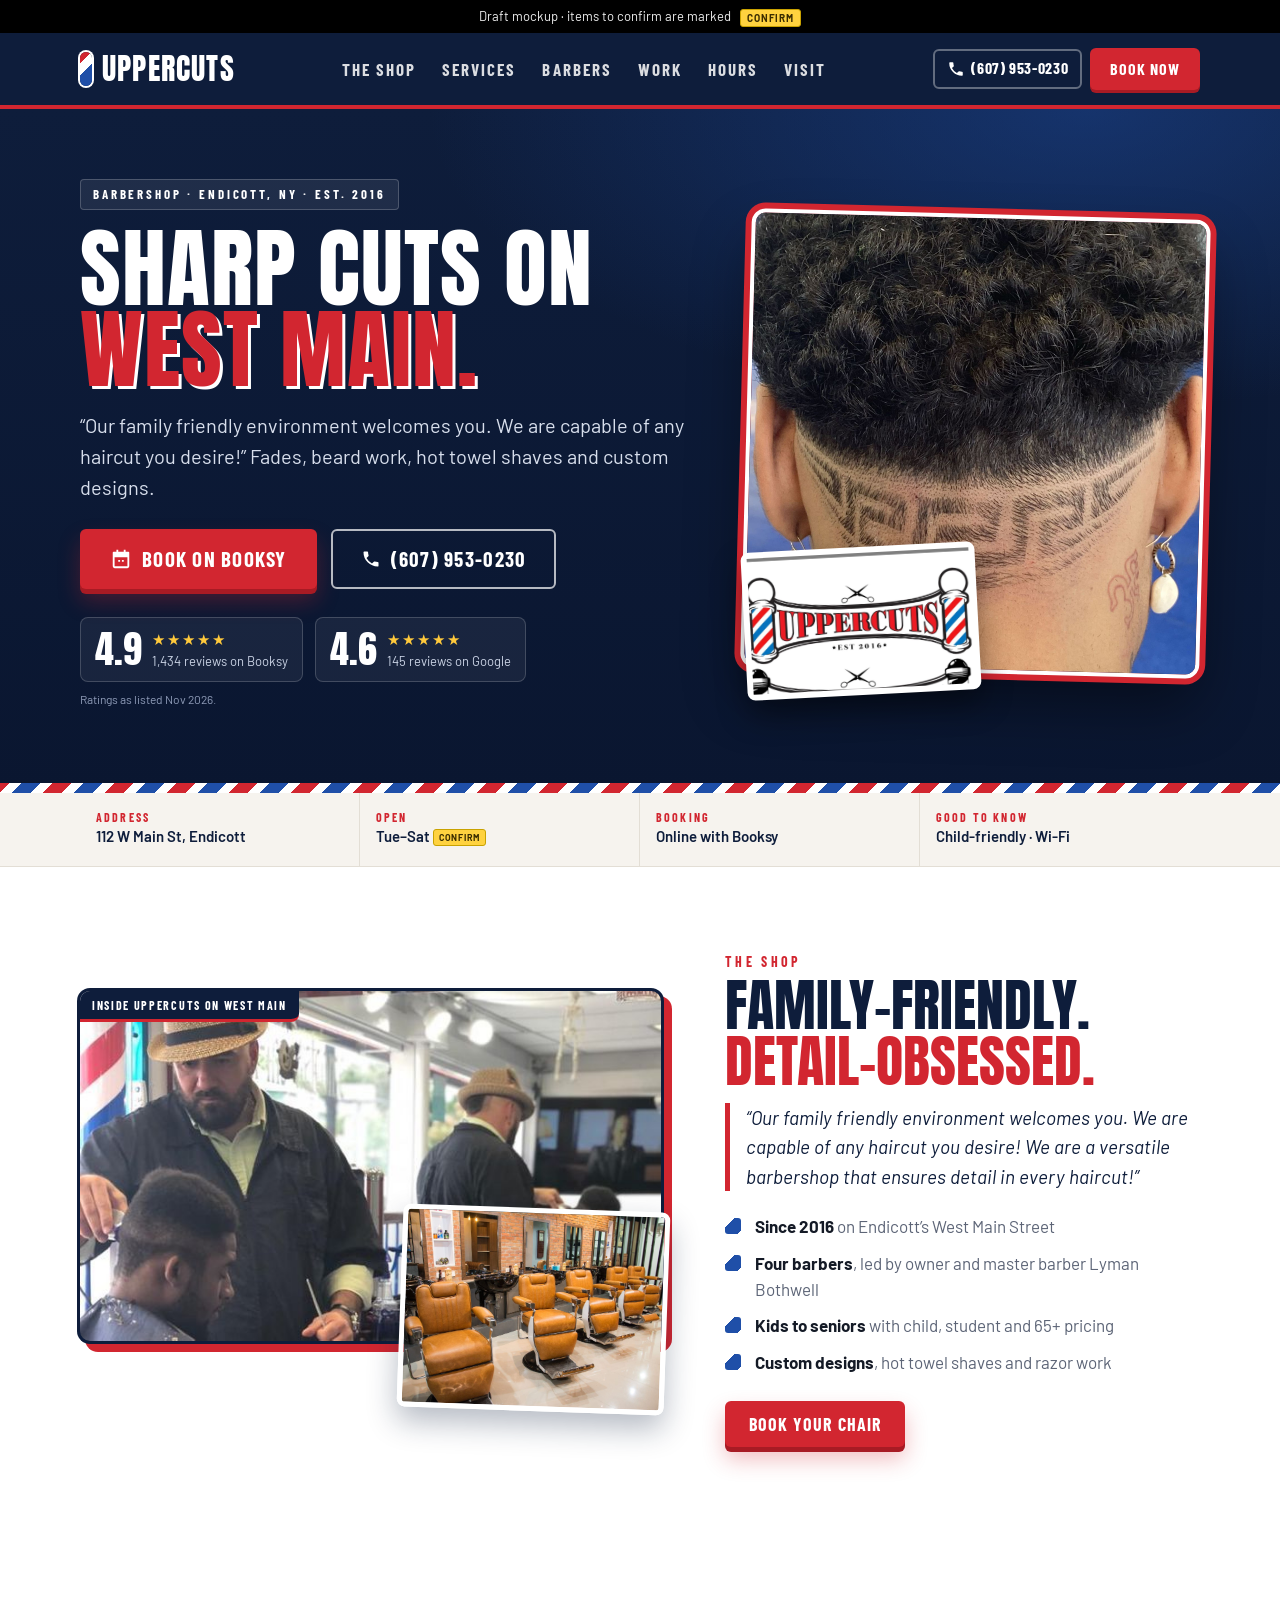
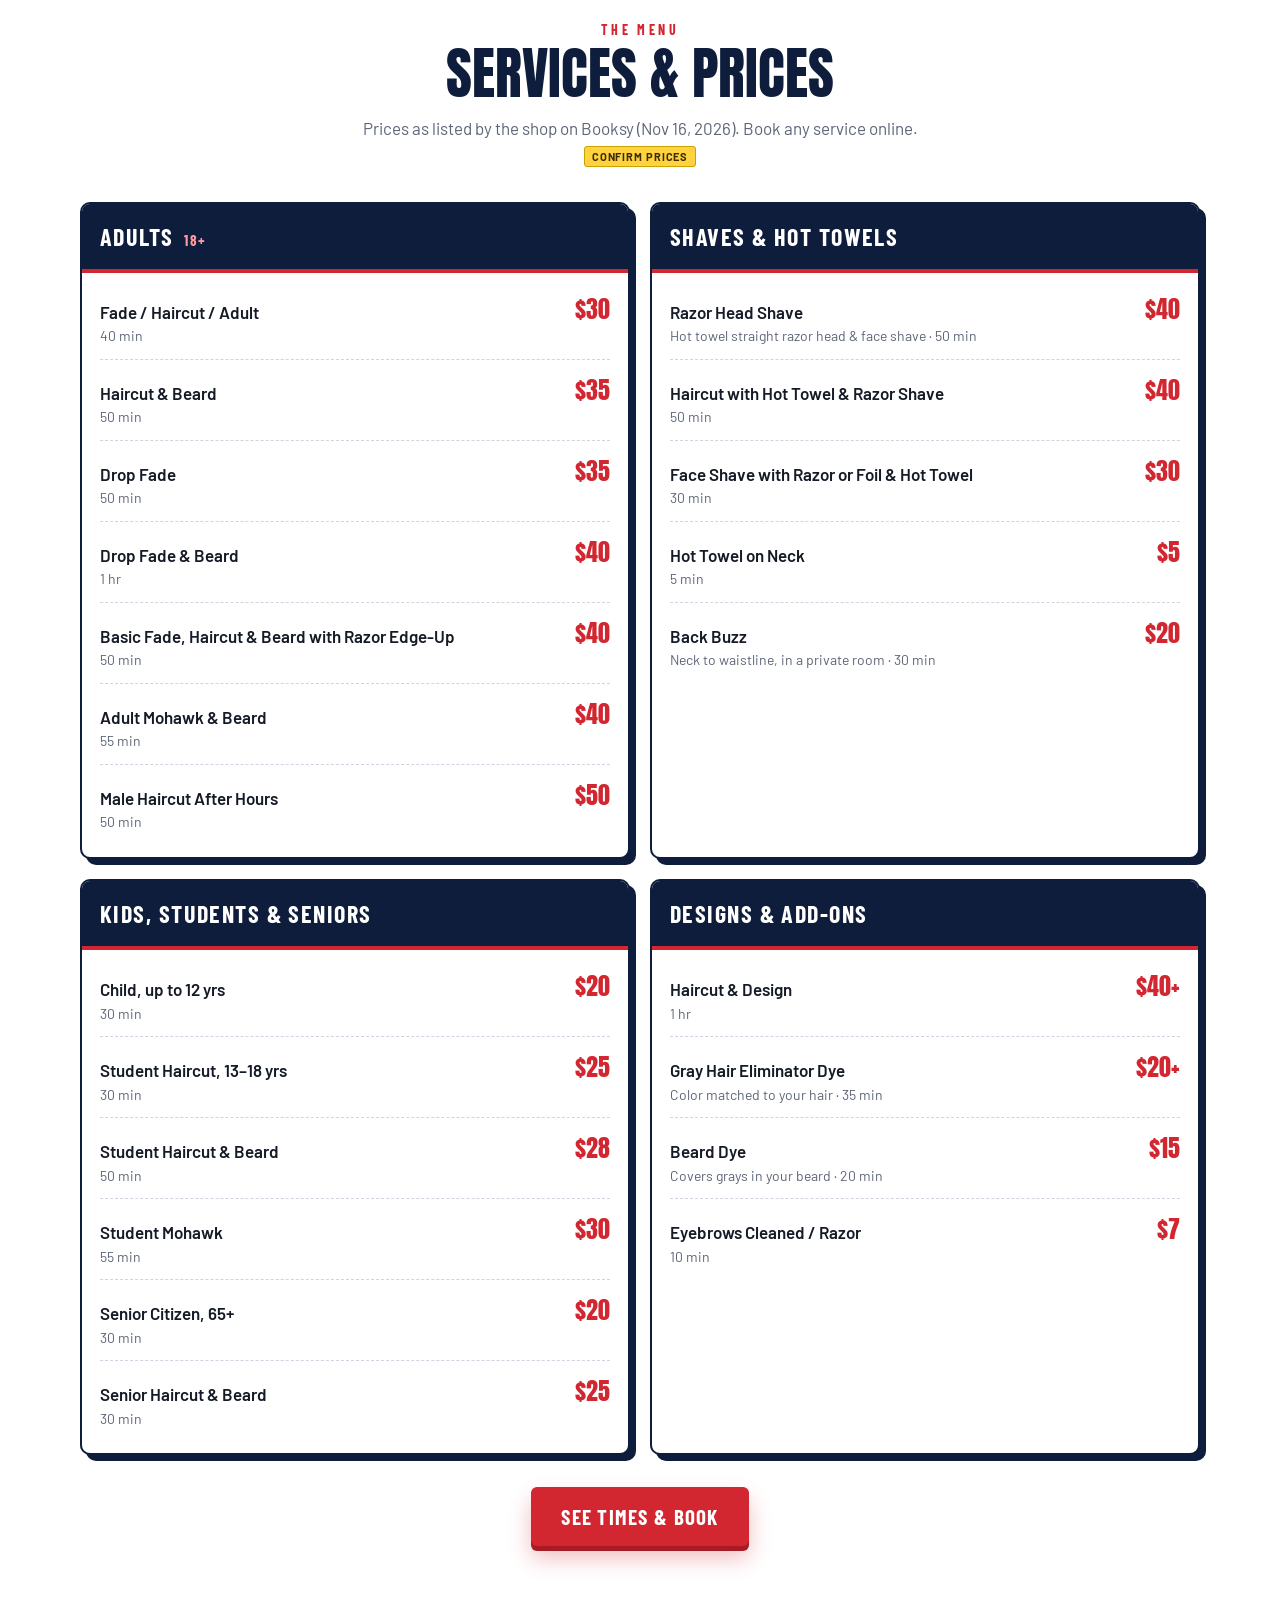
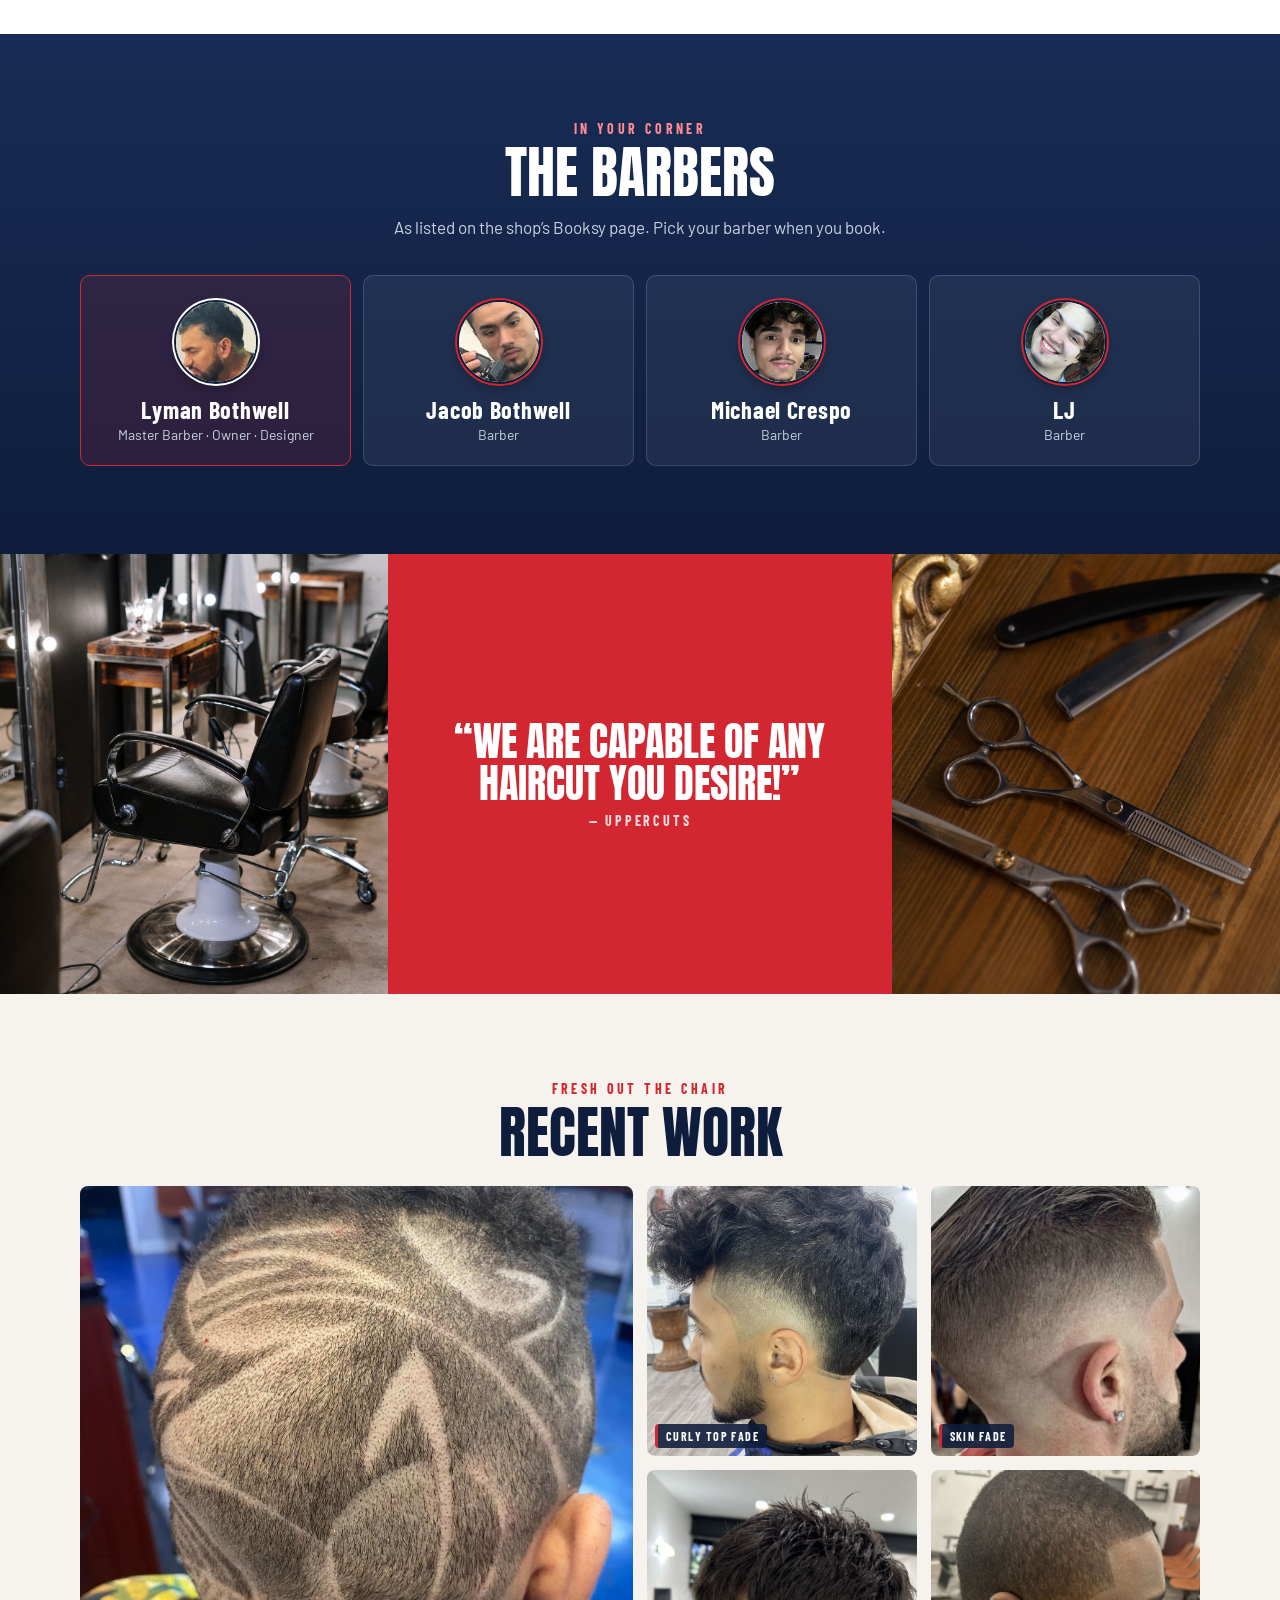
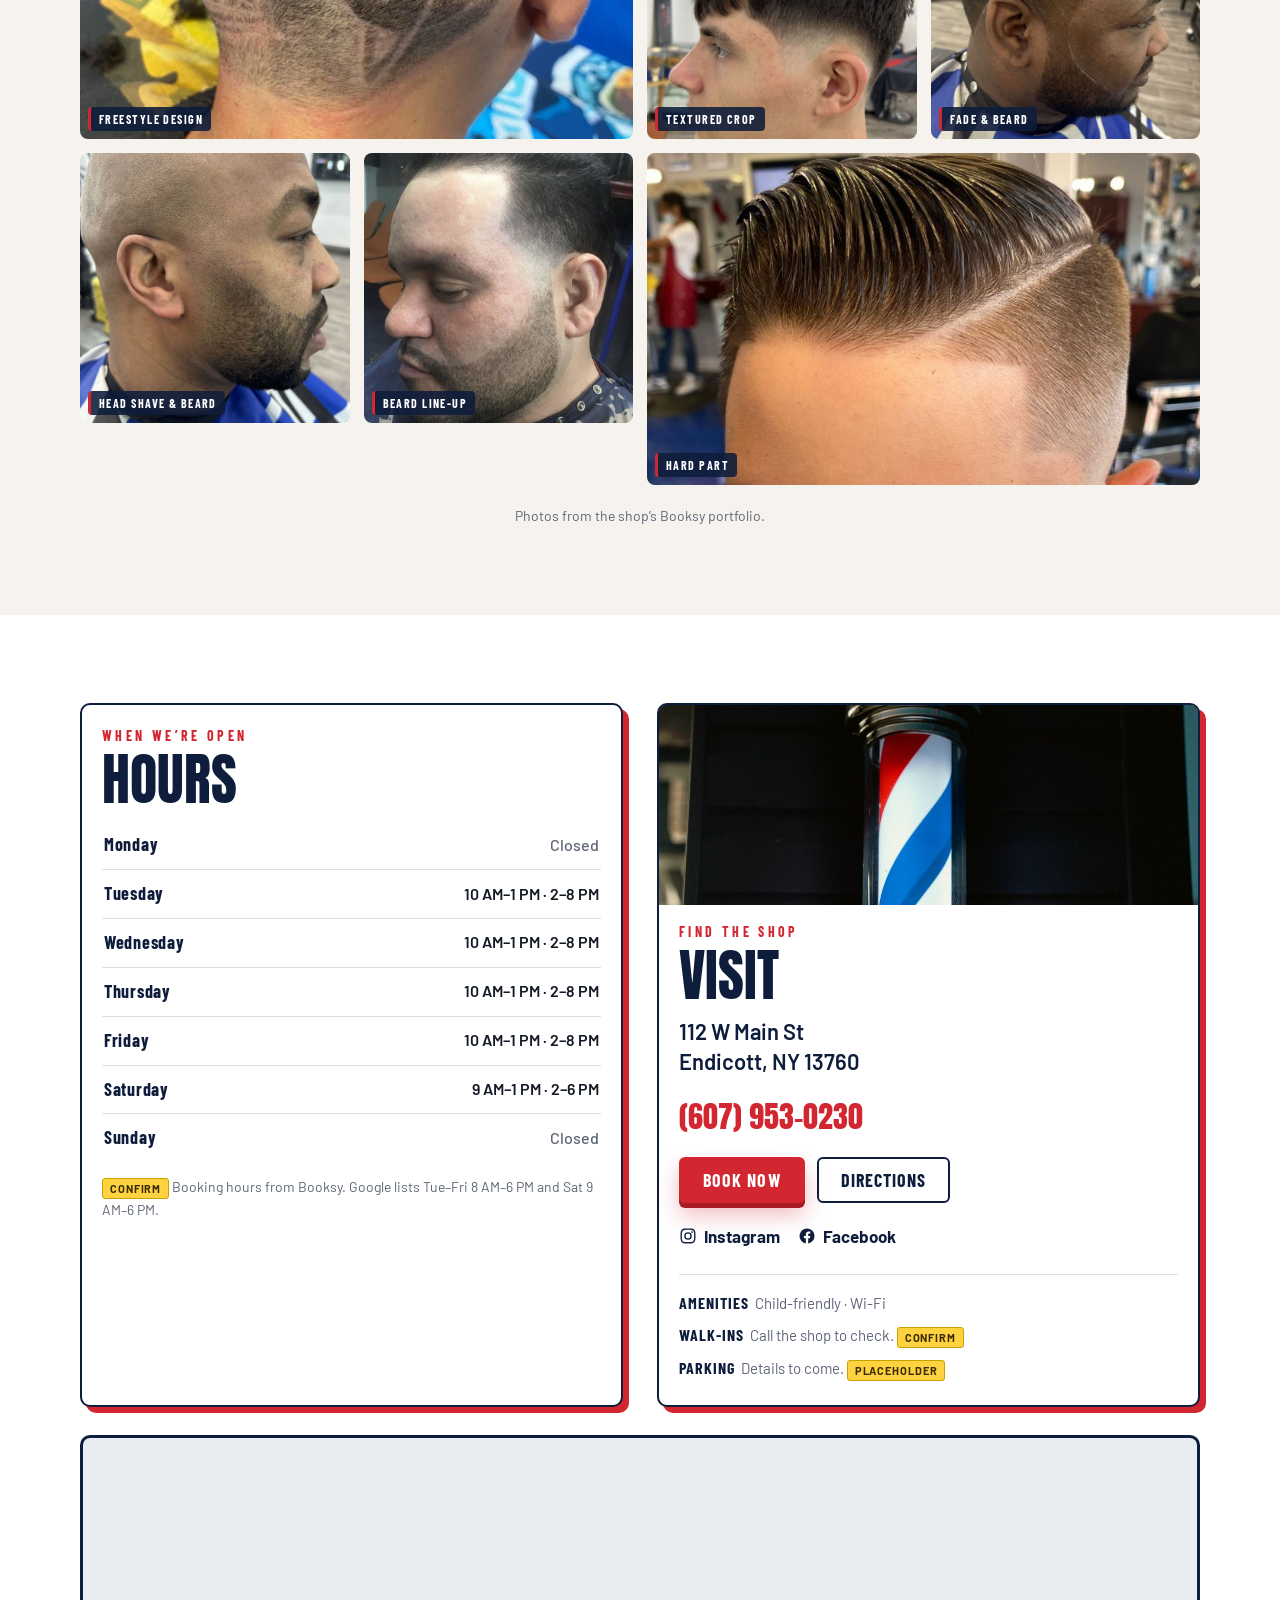
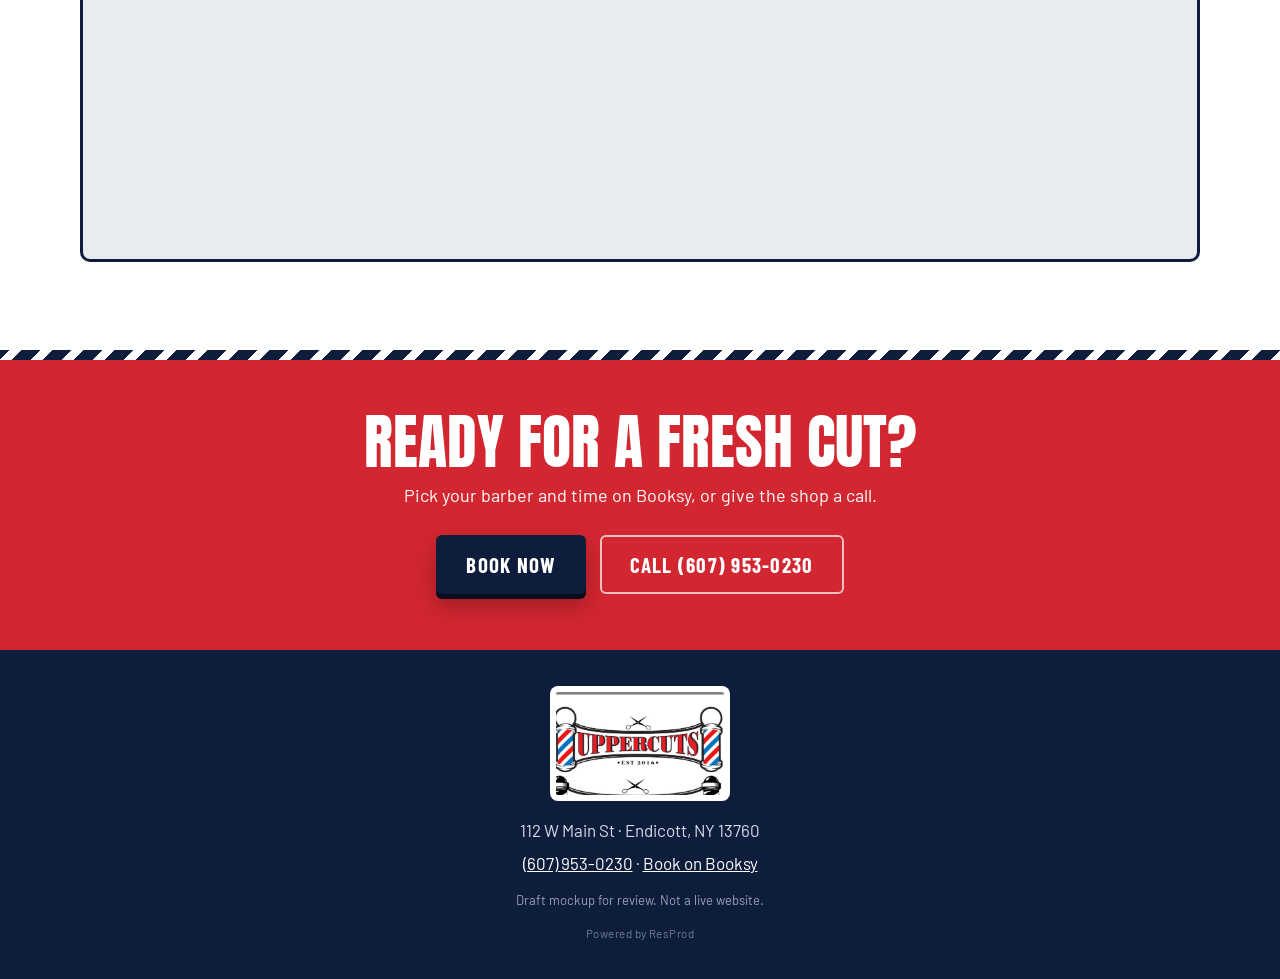
<file: uppercuts-29b4e09f/index.html>
<!DOCTYPE html>
<html lang="en">
<head>
  <meta name="robots" content="noindex, nofollow">
  <meta charset="utf-8">
  <meta name="viewport" content="width=device-width, initial-scale=1, viewport-fit=cover">
  <title>UPPERCUTS Barbershop · Endicott, NY · Book on Booksy</title>
  <meta name="description" content="UPPERCUTS barbershop, 112 W Main St, Endicott, NY. Fades, beard work, hot towel shaves and hair designs. Book online with Booksy or call (607) 953-0230.">
  <meta name="theme-color" content="#0e1d3b">
  <link rel="icon" href="images/favicon.svg" type="image/svg+xml">
  <link rel="preconnect" href="https://fonts.googleapis.com">
  <link rel="preconnect" href="https://fonts.gstatic.com" crossorigin>
  <link href="https://fonts.googleapis.com/css2?family=Anton&family=Barlow+Condensed:wght@500;600;700&family=Barlow:wght@400;500;600;700&display=swap" rel="stylesheet">
  <link rel="stylesheet" href="styles.css">
</head>
<body>
  <!-- Booking link (Booksy) used throughout: https://booksy.com/en-us/49400_uppercuts_barber-shop_9_new-york -->
  <div class="draft-banner" role="note">Draft mockup · items to confirm are marked <span class="badge">Confirm</span></div>

  <header class="site-header">
    <div class="wrap header-inner">
      <a class="brand" href="#top" aria-label="UPPERCUTS home">
        <span class="brand-pole" aria-hidden="true"></span>
        <span class="brand-word">UPPERCUTS</span>
      </a>
      <nav class="nav" aria-label="Main">
        <a href="#shop">The Shop</a>
        <a href="#services">Services</a>
        <a href="#barbers">Barbers</a>
        <a href="#work">Work</a>
        <a href="#hours">Hours</a>
        <a href="#visit">Visit</a>
      </nav>
      <div class="header-actions">
        <a class="icon-btn" href="tel:+16079530230" aria-label="Call UPPERCUTS at (607) 953-0230"><svg viewBox="0 0 24 24" width="18" height="18" aria-hidden="true"><path fill="currentColor" d="M6.6 10.8a15.1 15.1 0 0 0 6.6 6.6l2.2-2.2a1 1 0 0 1 1-.25 11.4 11.4 0 0 0 3.6.57 1 1 0 0 1 1 1V20a1 1 0 0 1-1 1A17 17 0 0 1 3 4a1 1 0 0 1 1-1h3.5a1 1 0 0 1 1 1c0 1.25.2 2.45.57 3.57a1 1 0 0 1-.25 1z"/></svg><span class="icon-btn-label">(607) 953-0230</span></a>
        <a class="btn btn-book btn-sm" href="https://booksy.com/en-us/49400_uppercuts_barber-shop_9_new-york" target="_blank" rel="noopener">Book Now</a>
      </div>
    </div>
  </header>

  <main id="top">
    <!-- HERO -->
    <section class="hero">
      <div class="pole-edge" aria-hidden="true"></div>
      <div class="wrap hero-grid">
        <div class="hero-text">
          <p class="kicker">Barbershop · Endicott, NY · Est. 2016</p>
          <h1 class="hero-title">Sharp cuts on <span>West Main.</span></h1>
          <p class="hero-sub">“Our family friendly environment welcomes you. We are capable of any haircut you desire!” Fades, beard work, hot towel shaves and custom designs.</p>
          <div class="hero-ctas">
            <a class="btn btn-book btn-lg" href="https://booksy.com/en-us/49400_uppercuts_barber-shop_9_new-york" target="_blank" rel="noopener">
              <svg viewBox="0 0 24 24" width="22" height="22" aria-hidden="true"><path fill="currentColor" d="M7 2h2v2h6V2h2v2h3a1 1 0 0 1 1 1v15a2 2 0 0 1-2 2H5a2 2 0 0 1-2-2V5a1 1 0 0 1 1-1h3zm12 8H5v10h14zM9 13h2v2H9zm4 0h2v2h-2z"/></svg>
              Book on Booksy
            </a>
            <a class="btn btn-ghost btn-lg" href="tel:+16079530230">
              <svg viewBox="0 0 24 24" width="20" height="20" aria-hidden="true"><path fill="currentColor" d="M6.6 10.8a15.1 15.1 0 0 0 6.6 6.6l2.2-2.2a1 1 0 0 1 1-.25 11.4 11.4 0 0 0 3.6.57 1 1 0 0 1 1 1V20a1 1 0 0 1-1 1A17 17 0 0 1 3 4a1 1 0 0 1 1-1h3.5a1 1 0 0 1 1 1c0 1.25.2 2.45.57 3.57a1 1 0 0 1-.25 1z"/></svg>
              (607) 953-0230
            </a>
          </div>
          <ul class="ratings" aria-label="Review ratings">
            <li><a href="https://booksy.com/en-us/49400_uppercuts_barber-shop_9_new-york" target="_blank" rel="noopener"><strong>4.9</strong><span class="stars" aria-hidden="true">★★★★★</span><small>1,434 reviews on Booksy</small></a></li>
            <li><a href="https://www.google.com/maps/search/?api=1&amp;query=UPPERCUTS%2C+112+W+Main+St%2C+Endicott%2C+NY+13760" target="_blank" rel="noopener"><strong>4.6</strong><span class="stars" aria-hidden="true">★★★★★</span><small>145 reviews on Google</small></a></li>
          </ul>
          <p class="ratings-note">Ratings as listed Nov 2026.</p>
        </div>
        <div class="hero-visual">
          <figure class="hero-photo">
            <img src="images/work-design-greek-key.jpg" alt="Greek key pattern shaved into a fade, a design cut at UPPERCUTS" width="1600" height="1600" fetchpriority="high">
          </figure>
          <figure class="hero-logo">
            <img src="images/logo-uppercuts.jpg" alt="UPPERCUTS logo, Est. 2016, with barber poles and scissors" width="1021" height="626">
          </figure>
        </div>
      </div>
    </section>

    <!-- QUICK FACTS -->
    <section class="facts" aria-label="Quick facts">
      <div class="wrap facts-grid">
        <div class="fact"><span class="fact-k">Address</span><span class="fact-v">112 W Main St, Endicott</span></div>
        <div class="fact"><span class="fact-k">Open</span><span class="fact-v">Tue–Sat <span class="badge">Confirm</span></span></div>
        <div class="fact"><span class="fact-k">Booking</span><span class="fact-v">Online with Booksy</span></div>
        <div class="fact"><span class="fact-k">Good to know</span><span class="fact-v">Child-friendly · Wi-Fi</span></div>
      </div>
    </section>

    <!-- THE SHOP -->
    <section id="shop" class="section shop">
      <div class="wrap shop-grid">
        <div class="shop-media">
          <figure class="shop-photo">
            <img src="images/interior-barbers-at-work.jpg" alt="Barbers at work inside UPPERCUTS, with a barber pole in the front window" width="640" height="385" loading="lazy">
            <figcaption>Inside UPPERCUTS on West Main</figcaption>
          </figure>
          <figure class="shop-photo-sm photo-sample">
            <img src="images/sample-barber-chairs.jpg" alt="Sample photo: a row of leather barber chairs" width="1600" height="1067" loading="lazy">
            
          </figure>
        </div>
        <div class="shop-text">
          <p class="eyebrow left">The shop</p>
          <h2 class="section-title left">Family-friendly. <span>Detail-obsessed.</span></h2>
          <p class="shop-quote">“Our family friendly environment welcomes you. We are capable of any haircut you desire! We are a versatile barbershop that ensures detail in every haircut!”</p>
          <ul class="shop-points">
            <li><strong>Since 2016</strong> on Endicott’s West Main Street</li>
            <li><strong>Four barbers</strong>, led by owner and master barber Lyman Bothwell</li>
            <li><strong>Kids to seniors</strong> with child, student and 65+ pricing</li>
            <li><strong>Custom designs</strong>, hot towel shaves and razor work</li>
          </ul>
          <a class="btn btn-book" href="https://booksy.com/en-us/49400_uppercuts_barber-shop_9_new-york" target="_blank" rel="noopener">Book your chair</a>
        </div>
      </div>
    </section>

    <!-- SERVICES -->
    <section id="services" class="section services">
      <div class="wrap">
        <p class="eyebrow">The menu</p>
        <h2 class="section-title">Services &amp; prices</h2>
        <p class="section-lede">Prices as listed by the shop on Booksy (Nov 16, 2026). Book any service online. <span class="badge">Confirm prices</span></p>

        <div class="svc-grid">
          <article class="svc-card">
            <header class="svc-head"><h3>Adults <small>18+</small></h3></header>
            <ul class="svc-list">
              <li><span class="svc-name">Fade / Haircut / Adult <em>40 min</em></span><span class="svc-price">$30</span></li>
              <li><span class="svc-name">Haircut &amp; Beard <em>50 min</em></span><span class="svc-price">$35</span></li>
              <li><span class="svc-name">Drop Fade <em>50 min</em></span><span class="svc-price">$35</span></li>
              <li><span class="svc-name">Drop Fade &amp; Beard <em>1 hr</em></span><span class="svc-price">$40</span></li>
              <li><span class="svc-name">Basic Fade, Haircut &amp; Beard with Razor Edge-Up <em>50 min</em></span><span class="svc-price">$40</span></li>
              <li><span class="svc-name">Adult Mohawk &amp; Beard <em>55 min</em></span><span class="svc-price">$40</span></li>
              <li><span class="svc-name">Male Haircut After Hours <em>50 min</em></span><span class="svc-price">$50</span></li>
            </ul>
          </article>

          <article class="svc-card">
            <header class="svc-head"><h3>Shaves &amp; hot towels</h3></header>
            <ul class="svc-list">
              <li><span class="svc-name">Razor Head Shave <em>Hot towel straight razor head &amp; face shave · 50 min</em></span><span class="svc-price">$40</span></li>
              <li><span class="svc-name">Haircut with Hot Towel &amp; Razor Shave <em>50 min</em></span><span class="svc-price">$40</span></li>
              <li><span class="svc-name">Face Shave with Razor or Foil &amp; Hot Towel <em>30 min</em></span><span class="svc-price">$30</span></li>
              <li><span class="svc-name">Hot Towel on Neck <em>5 min</em></span><span class="svc-price">$5</span></li>
              <li><span class="svc-name">Back Buzz <em>Neck to waistline, in a private room · 30 min</em></span><span class="svc-price">$20</span></li>
            </ul>
          </article>

          <article class="svc-card">
            <header class="svc-head"><h3>Kids, students &amp; seniors</h3></header>
            <ul class="svc-list">
              <li><span class="svc-name">Child, up to 12 yrs <em>30 min</em></span><span class="svc-price">$20</span></li>
              <li><span class="svc-name">Student Haircut, 13–18 yrs <em>30 min</em></span><span class="svc-price">$25</span></li>
              <li><span class="svc-name">Student Haircut &amp; Beard <em>50 min</em></span><span class="svc-price">$28</span></li>
              <li><span class="svc-name">Student Mohawk <em>55 min</em></span><span class="svc-price">$30</span></li>
              <li><span class="svc-name">Senior Citizen, 65+ <em>30 min</em></span><span class="svc-price">$20</span></li>
              <li><span class="svc-name">Senior Haircut &amp; Beard <em>30 min</em></span><span class="svc-price">$25</span></li>
            </ul>
          </article>

          <article class="svc-card">
            <header class="svc-head"><h3>Designs &amp; add-ons</h3></header>
            <ul class="svc-list">
              <li><span class="svc-name">Haircut &amp; Design <em>1 hr</em></span><span class="svc-price">$40+</span></li>
              <li><span class="svc-name">Gray Hair Eliminator Dye <em>Color matched to your hair · 35 min</em></span><span class="svc-price">$20+</span></li>
              <li><span class="svc-name">Beard Dye <em>Covers grays in your beard · 20 min</em></span><span class="svc-price">$15</span></li>
              <li><span class="svc-name">Eyebrows Cleaned / Razor <em>10 min</em></span><span class="svc-price">$7</span></li>
            </ul>
          </article>
        </div>

        <div class="center">
          <a class="btn btn-book btn-lg" href="https://booksy.com/en-us/49400_uppercuts_barber-shop_9_new-york" target="_blank" rel="noopener">See times &amp; book</a>
        </div>
      </div>
    </section>

    <!-- BARBERS -->
    <section id="barbers" class="section barbers">
      <div class="wrap">
        <p class="eyebrow eyebrow-light">In your corner</p>
        <h2 class="section-title light">The barbers</h2>
        <p class="section-lede light">As listed on the shop’s Booksy page. Pick your barber when you book.</p>
        <ul class="barber-grid">
          <li class="barber barber-lead">
            <img class="barber-photo" src="images/barber-lyman-bothwell.jpg" alt="Lyman Bothwell, barber at UPPERCUTS" width="600" height="600" loading="lazy">
            <div><h3>Lyman Bothwell</h3><p>Master Barber · Owner · Designer</p></div>
          </li>
          <li class="barber">
            <img class="barber-photo" src="images/barber-jacob-bothwell.jpg" alt="Jacob Bothwell, barber at UPPERCUTS" width="600" height="600" loading="lazy">
            <div><h3>Jacob Bothwell</h3><p>Barber</p></div>
          </li>
          <li class="barber">
            <img class="barber-photo" src="images/barber-michael-crespo.jpg" alt="Michael Crespo, barber at UPPERCUTS" width="600" height="600" loading="lazy">
            <div><h3>Michael Crespo</h3><p>Barber</p></div>
          </li>
          <li class="barber">
            <img class="barber-photo" src="images/barber-lj.jpg" alt="LJ, barber at UPPERCUTS" width="600" height="600" loading="lazy">
            <div><h3>LJ</h3><p>Barber</p></div>
          </li>
        </ul>
      </div>
    </section>

    <!-- ATMOSPHERE STRIP (sample photos until the shop sends its own) -->
    <section class="atmo" aria-label="Shop atmosphere">
      <figure class="atmo-tile photo-sample"><img src="images/sample-chair-mirror.jpg" alt="Sample photo: barber chair in front of a lit mirror" width="1067" height="1600" loading="lazy"></figure>
      <figure class="atmo-tile atmo-quote"><p>“We are capable of any haircut you desire!”</p><span>— UPPERCUTS</span></figure>
      <figure class="atmo-tile photo-sample"><img src="images/sample-barber-tools.jpg" alt="Sample photo: scissors and straight razors on a wooden counter" width="1067" height="1600" loading="lazy"></figure>
    </section>

    <!-- WORK / GALLERY -->
    <section id="work" class="section work">
      <div class="wrap">
        <p class="eyebrow">Fresh out the chair</p>
        <h2 class="section-title">Recent work</h2>
        <div class="gallery">
          <figure class="g-tile g-tall"><img src="images/work-design-freestyle.jpg" alt="Freestyle line design shaved into a fade" width="1535" height="1535" loading="lazy"><figcaption>Freestyle design</figcaption></figure>
          <figure class="g-tile"><img src="images/work-curly-top-fade.jpg" alt="Curly top with a high fade" width="1600" height="1600" loading="lazy"><figcaption>Curly top fade</figcaption></figure>
          <figure class="g-tile"><img src="images/work-skin-fade-side.jpg" alt="Skin fade with a textured top, side view" width="1080" height="1348" loading="lazy"><figcaption>Skin fade</figcaption></figure>
          <figure class="g-tile"><img src="images/work-textured-crop-fade.jpg" alt="Textured crop with a low fade" width="1200" height="1600" loading="lazy"><figcaption>Textured crop</figcaption></figure>
          <figure class="g-tile"><img src="images/work-fade-beard-profile.jpg" alt="Short fade with a lined-up beard, profile view" width="1200" height="1600" loading="lazy"><figcaption>Fade &amp; beard</figcaption></figure>
          <figure class="g-tile"><img src="images/work-head-shave-beard.jpg" alt="Clean head shave with a shaped beard" width="1200" height="1600" loading="lazy"><figcaption>Head shave &amp; beard</figcaption></figure>
          <figure class="g-tile"><img src="images/work-beard-line-up.jpg" alt="Beard line-up with a fade" width="750" height="750" loading="lazy"><figcaption>Beard line-up</figcaption></figure>
          <figure class="g-tile g-wide"><img src="images/work-taper-hard-part.jpg" alt="Taper with a shaved hard part" width="724" height="435" loading="lazy"><figcaption>Hard part</figcaption></figure>
        </div>
        <p class="gallery-note">Photos from the shop’s Booksy portfolio.</p>
      </div>
    </section>

    <!-- HOURS + VISIT -->
    <section id="hours" class="section hours">
      <div class="wrap hours-grid">
        <div class="hours-card">
          <p class="eyebrow">When we’re open</p>
          <h2 class="section-title left">Hours</h2>
          <!-- EDIT-HOURS: hours from the shop's Booksy page (Nov 16, 2026). Google lists Tue–Fri 8 AM–6 PM, Sat 9 AM–6 PM. Confirm with the shop. -->
          <table class="hours-table">
            <tbody>
              <tr><th scope="row">Monday</th><td class="closed">Closed</td></tr>
              <tr><th scope="row">Tuesday</th><td>10 AM–1 PM · 2–8 PM</td></tr>
              <tr><th scope="row">Wednesday</th><td>10 AM–1 PM · 2–8 PM</td></tr>
              <tr><th scope="row">Thursday</th><td>10 AM–1 PM · 2–8 PM</td></tr>
              <tr><th scope="row">Friday</th><td>10 AM–1 PM · 2–8 PM</td></tr>
              <tr><th scope="row">Saturday</th><td>9 AM–1 PM · 2–6 PM</td></tr>
              <tr><th scope="row">Sunday</th><td class="closed">Closed</td></tr>
            </tbody>
          </table>
          <p class="hours-note"><span class="badge">Confirm</span> Booking hours from Booksy. Google lists Tue–Fri 8 AM–6 PM and Sat 9 AM–6 PM.</p>
        </div>

        <div id="visit" class="visit-card">
          <figure class="storefront photo-sample">
            <img src="images/sample-barber-pole.jpg" alt="Sample photo: red, white and blue barber pole" width="1067" height="1600" loading="lazy">
            
          </figure>
          <p class="eyebrow">Find the shop</p>
          <h2 class="section-title left">Visit</h2>
          <address>112 W Main St<br>Endicott, NY 13760</address>
          <p><a class="phone-link" href="tel:+16079530230">(607) 953-0230</a></p>
          <div class="visit-actions">
            <a class="btn btn-book" href="https://booksy.com/en-us/49400_uppercuts_barber-shop_9_new-york" target="_blank" rel="noopener">Book Now</a>
            <a class="btn btn-outline" href="https://www.google.com/maps/dir/?api=1&amp;destination=UPPERCUTS%2C+112+W+Main+St%2C+Endicott%2C+NY+13760" target="_blank" rel="noopener">Directions</a>
          </div>
          <ul class="social">
            <li><a href="https://www.instagram.com/uppercuts_barbershop124/" target="_blank" rel="noopener"><svg viewBox="0 0 24 24" width="18" height="18" aria-hidden="true"><path fill="currentColor" d="M12 7a5 5 0 1 0 0 10 5 5 0 0 0 0-10zm0 8.2a3.2 3.2 0 1 1 0-6.4 3.2 3.2 0 0 1 0 6.4zM17.3 5.5a1.2 1.2 0 1 0 0 2.4 1.2 1.2 0 0 0 0-2.4zM12 2c-2.7 0-3.1 0-4.1.1C4.1 2.3 2.3 4.1 2.1 7.9 2 8.9 2 9.3 2 12s0 3.1.1 4.1c.2 3.8 2 5.6 5.8 5.8 1 .1 1.4.1 4.1.1s3.1 0 4.1-.1c3.8-.2 5.6-2 5.8-5.8.1-1 .1-1.4.1-4.1s0-3.1-.1-4.1c-.2-3.8-2-5.6-5.8-5.8C15.1 2 14.7 2 12 2zm0 1.8c2.7 0 3 0 4 .1 2.8.1 4 1.4 4.1 4.1.1 1 .1 1.3.1 4s0 3-.1 4c-.1 2.7-1.4 4-4.1 4.1-1 .1-1.3.1-4 .1s-3 0-4-.1C5.2 20 4 18.7 3.9 16c-.1-1-.1-1.3-.1-4s0-3 .1-4C4 5.3 5.3 4 8 3.9c1-.1 1.3-.1 4-.1z"/></svg>Instagram</a></li>
            <li><a href="https://www.facebook.com/Uppercuts124westmainst/" target="_blank" rel="noopener"><svg viewBox="0 0 24 24" width="18" height="18" aria-hidden="true"><path fill="currentColor" d="M22 12a10 10 0 1 0-11.56 9.88v-6.99H7.9V12h2.54V9.8c0-2.5 1.49-3.89 3.78-3.89 1.09 0 2.24.2 2.24.2v2.46h-1.26c-1.24 0-1.63.77-1.63 1.56V12h2.78l-.44 2.89h-2.34v6.99A10 10 0 0 0 22 12z"/></svg>Facebook</a></li>
          </ul>
          <div class="visit-extras">
            <p style="margin:0"><strong>Amenities</strong>Child-friendly · Wi-Fi</p>
            <p style="margin:0"><strong>Walk-ins</strong>Call the shop to check. <span class="badge">Confirm</span></p>
            <p style="margin:0"><strong>Parking</strong>Details to come. <span class="badge">Placeholder</span></p>
          </div>
        </div>
      </div>
      <div class="wrap">
        <div class="map-frame">
          <iframe title="Map showing UPPERCUTS, 112 W Main St, Endicott, NY" src="https://maps.google.com/maps?q=UPPERCUTS%2C+112+W+Main+St%2C+Endicott%2C+NY+13760&amp;z=16&amp;output=embed" loading="lazy" referrerpolicy="no-referrer-when-downgrade" allowfullscreen></iframe>
        </div>
      </div>
    </section>

    <!-- CLOSING CTA -->
    <section class="closer">
      <div class="pole-edge" aria-hidden="true"></div>
      <div class="wrap closer-inner">
        <h2>Ready for a fresh cut?</h2>
        <p>Pick your barber and time on Booksy, or give the shop a call.</p>
        <div class="hero-ctas center-ctas">
          <a class="btn btn-book btn-lg" href="https://booksy.com/en-us/49400_uppercuts_barber-shop_9_new-york" target="_blank" rel="noopener">Book Now</a>
          <a class="btn btn-ghost btn-lg" href="tel:+16079530230">Call (607) 953-0230</a>
        </div>
      </div>
    </section>
  </main>

  <footer class="site-footer">
    <div class="wrap footer-inner">
      <img class="footer-logo" src="images/logo-uppercuts.jpg" alt="UPPERCUTS, Est. 2016" width="1021" height="626" loading="lazy">
      <p>112 W Main St · Endicott, NY 13760</p>
      <p><a href="tel:+16079530230">(607) 953-0230</a> · <a href="https://booksy.com/en-us/49400_uppercuts_barber-shop_9_new-york" target="_blank" rel="noopener">Book on Booksy</a></p>
      <p class="fine">Draft mockup for review. Not a live website.</p>
      <p class="credit">Powered by ResProd</p>
    </div>
  </footer>

  <nav class="mobile-bar" aria-label="Quick actions">
    <a class="mb-call" href="tel:+16079530230"><svg viewBox="0 0 24 24" width="20" height="20" aria-hidden="true"><path fill="currentColor" d="M6.6 10.8a15.1 15.1 0 0 0 6.6 6.6l2.2-2.2a1 1 0 0 1 1-.25 11.4 11.4 0 0 0 3.6.57 1 1 0 0 1 1 1V20a1 1 0 0 1-1 1A17 17 0 0 1 3 4a1 1 0 0 1 1-1h3.5a1 1 0 0 1 1 1c0 1.25.2 2.45.57 3.57a1 1 0 0 1-.25 1z"/></svg>Call</a>
    <a class="mb-book" href="https://booksy.com/en-us/49400_uppercuts_barber-shop_9_new-york" target="_blank" rel="noopener">Book Now on Booksy</a>
  </nav>
</body>
</html>
</file>
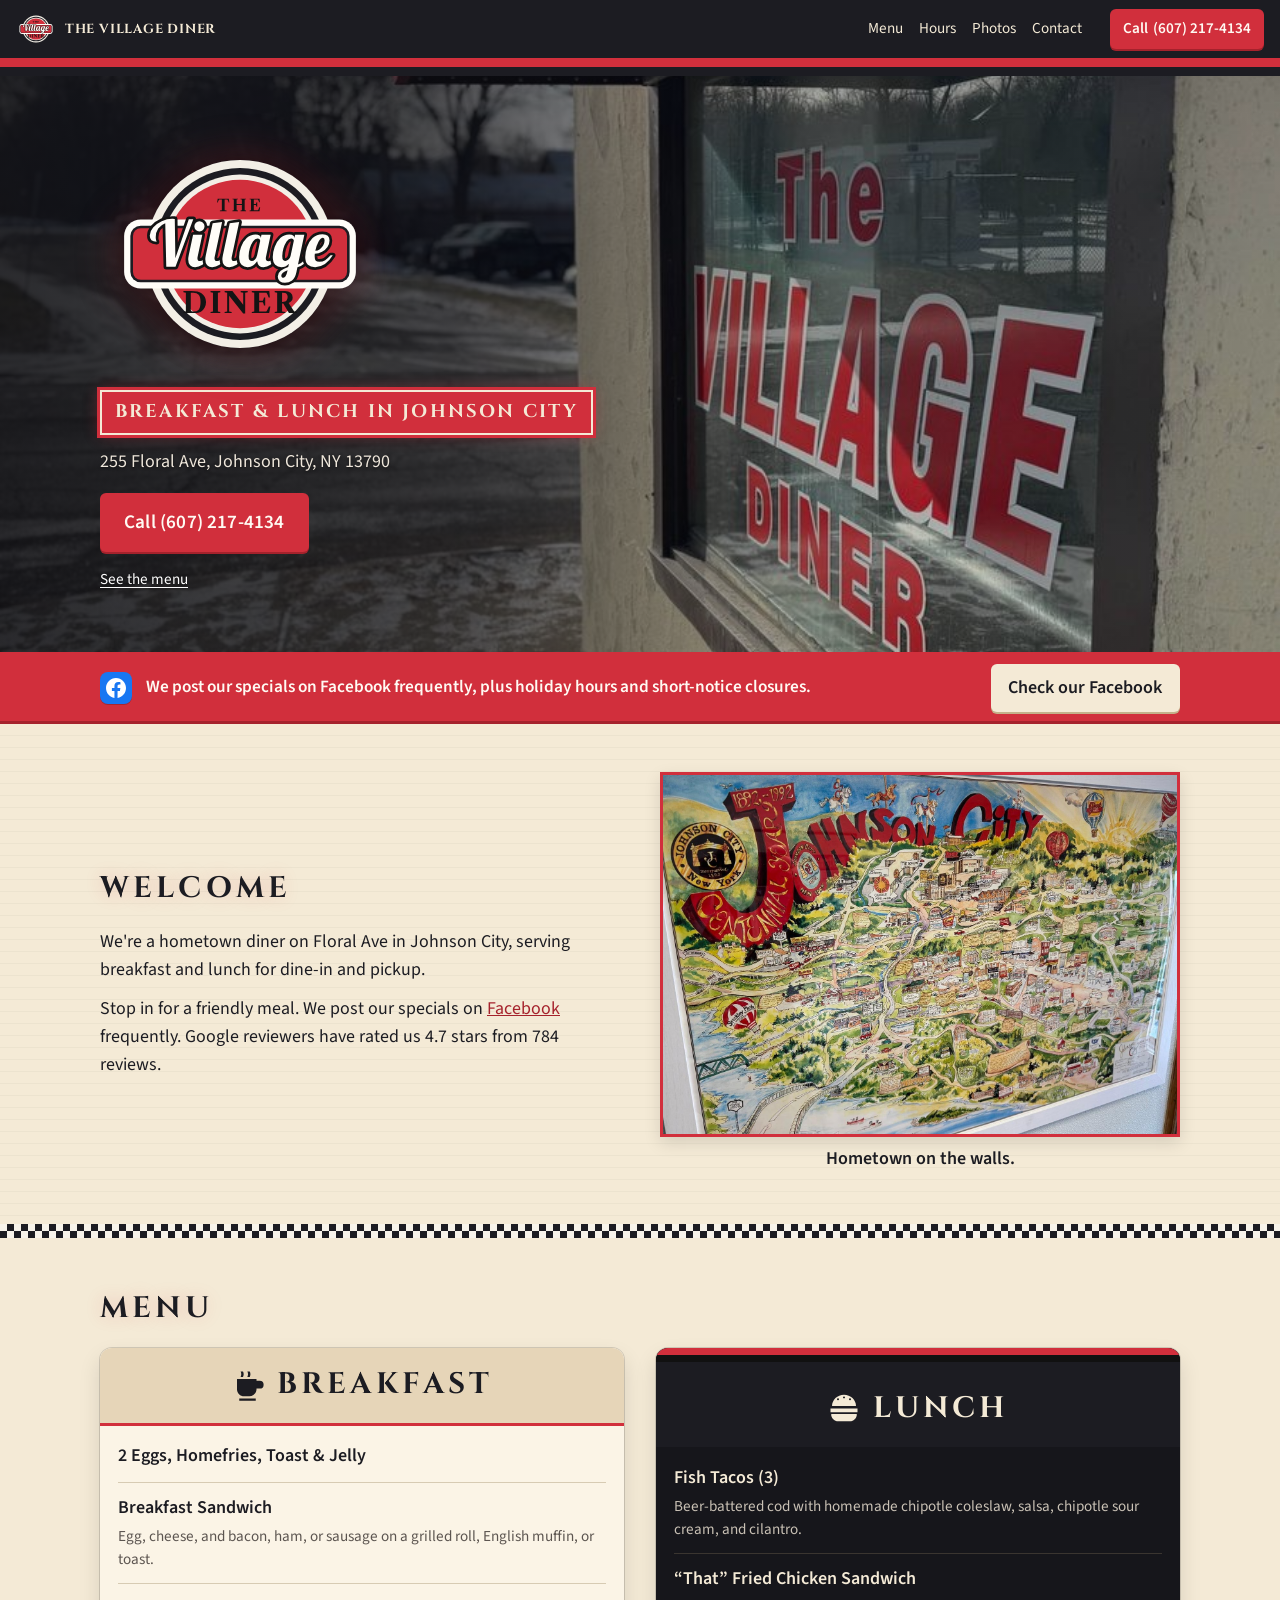
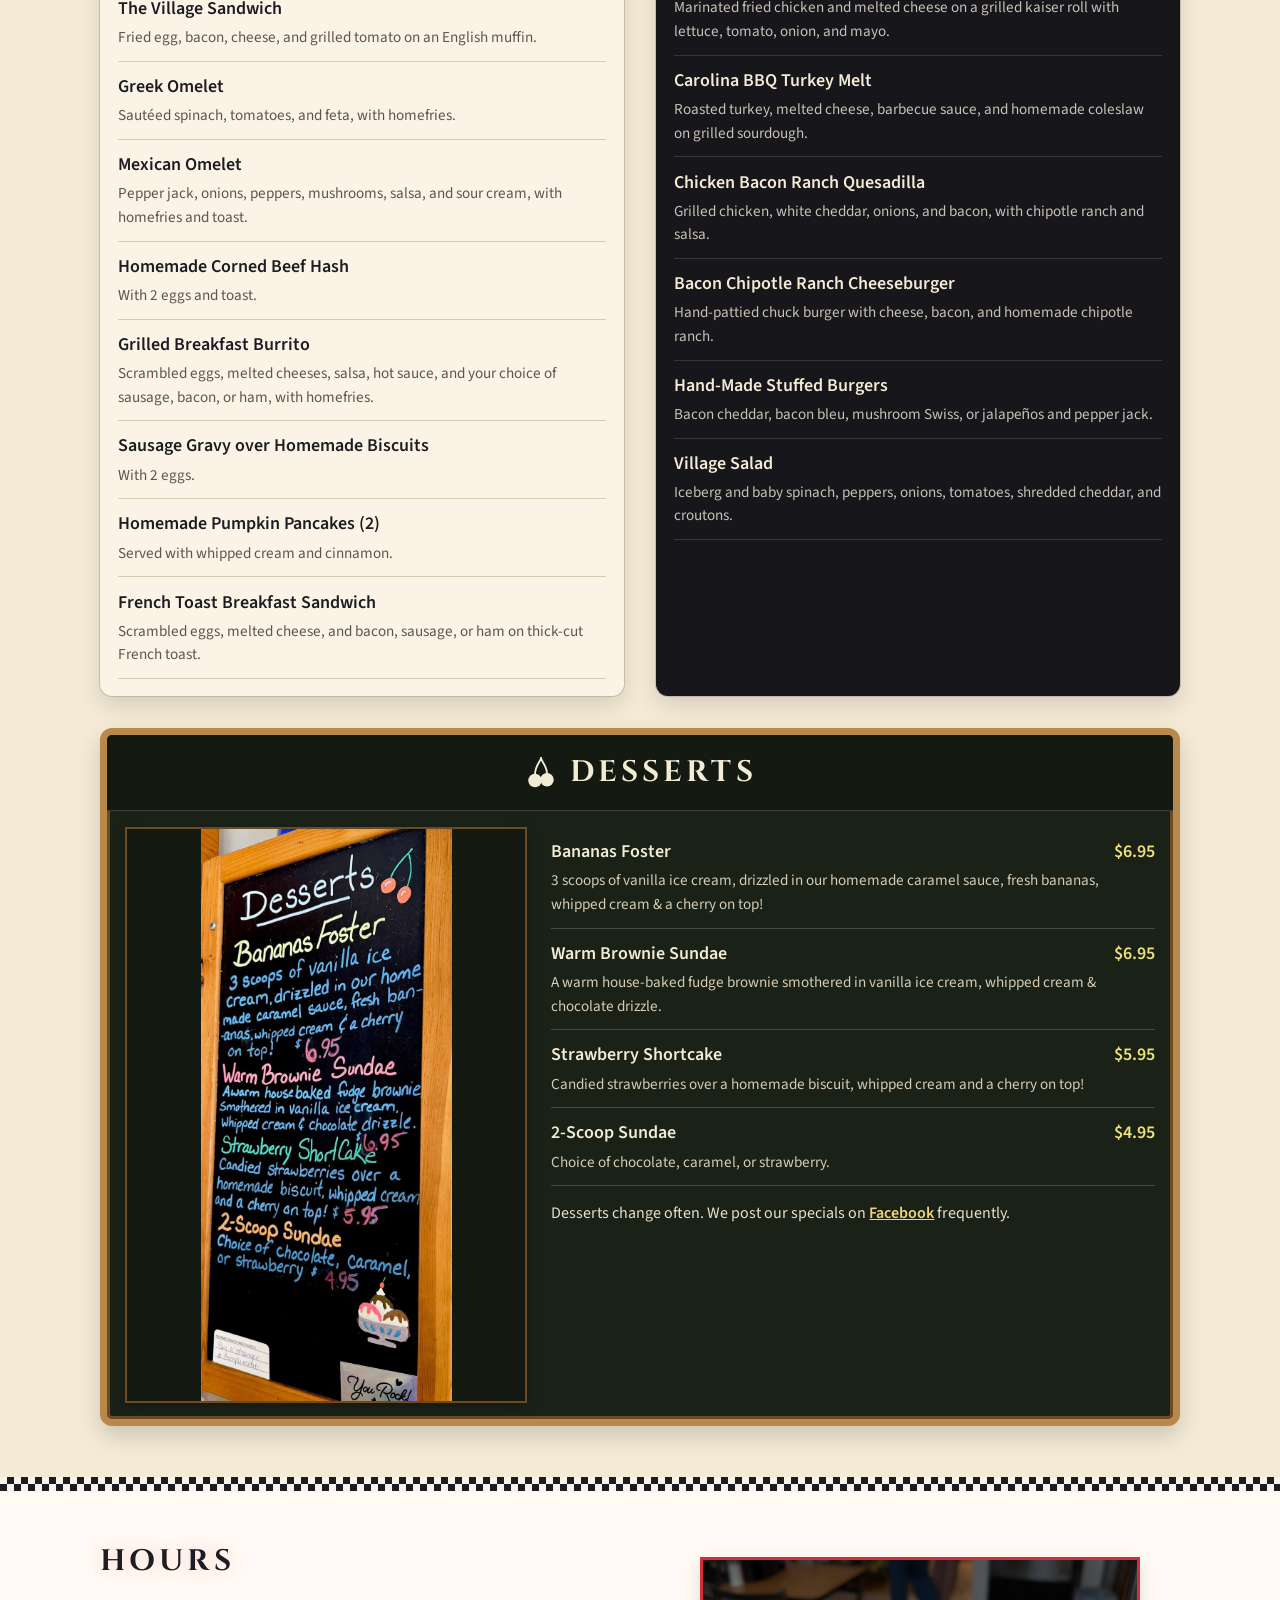
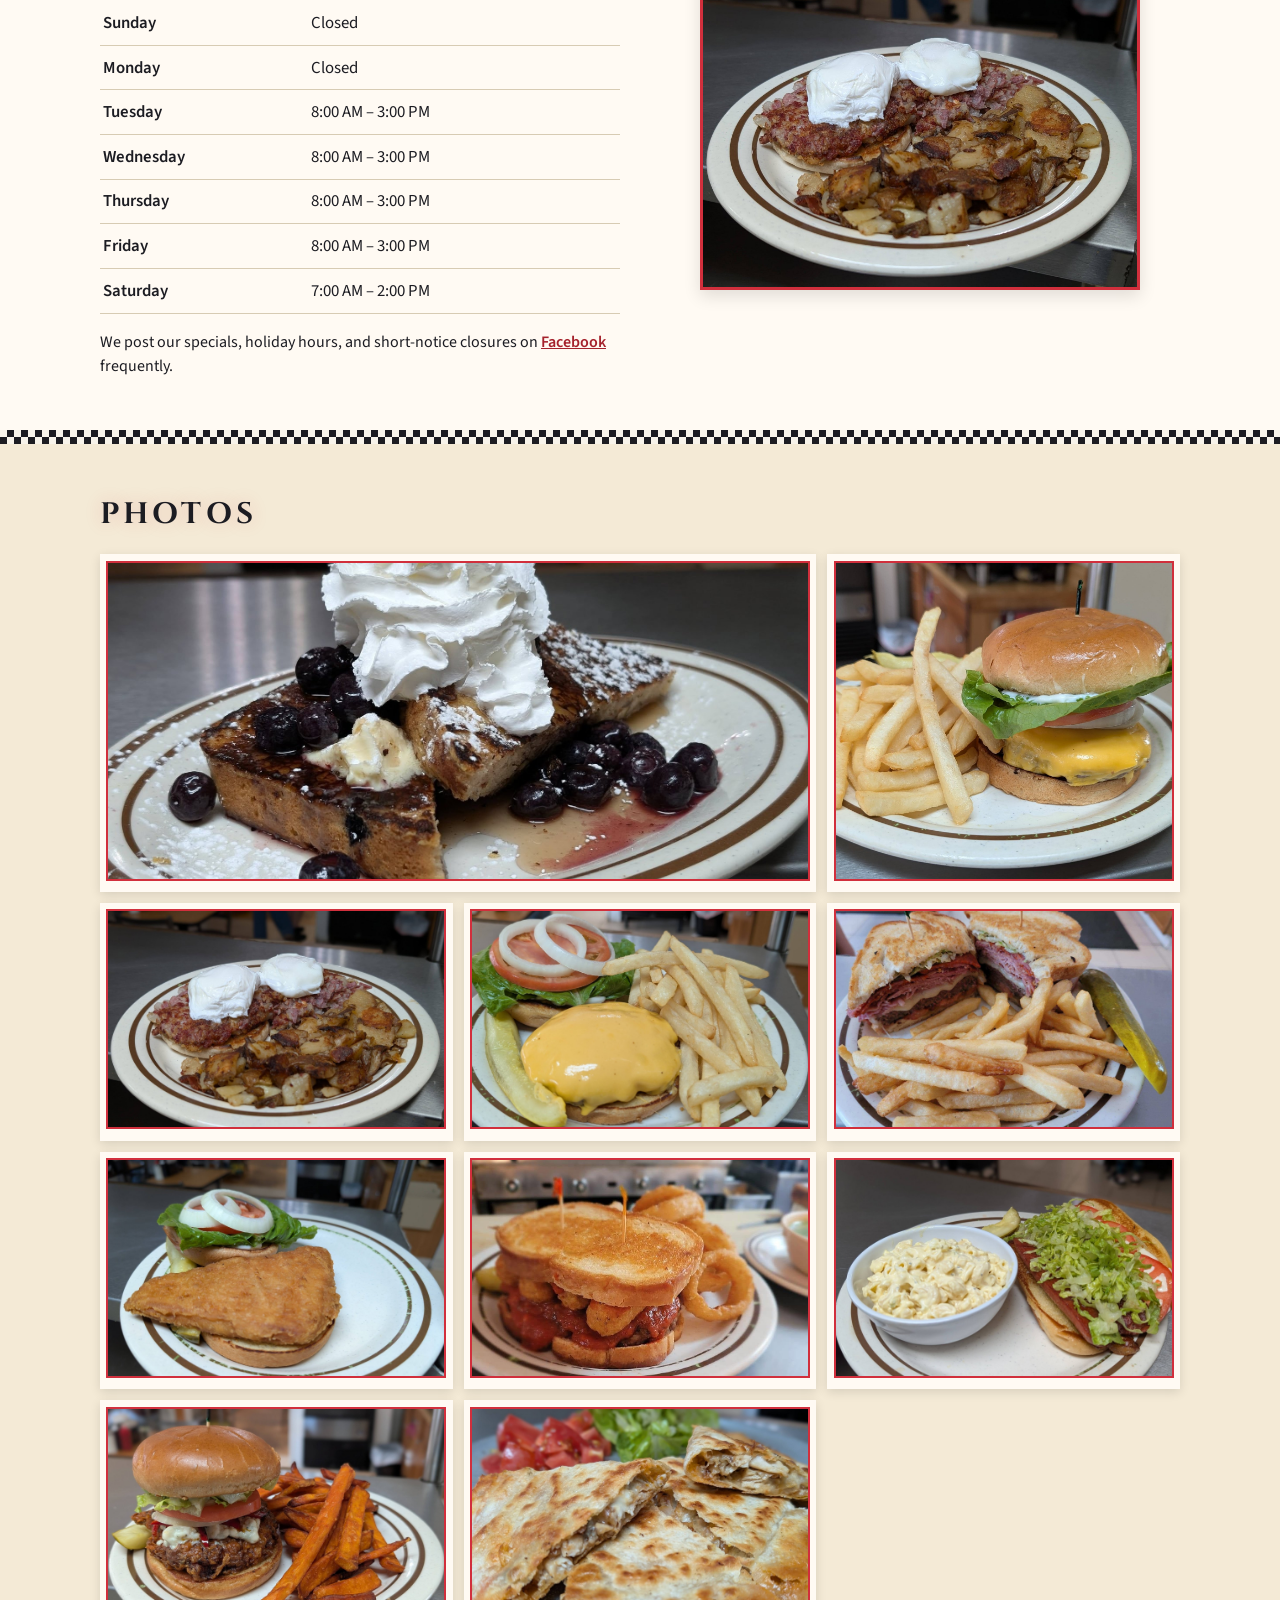
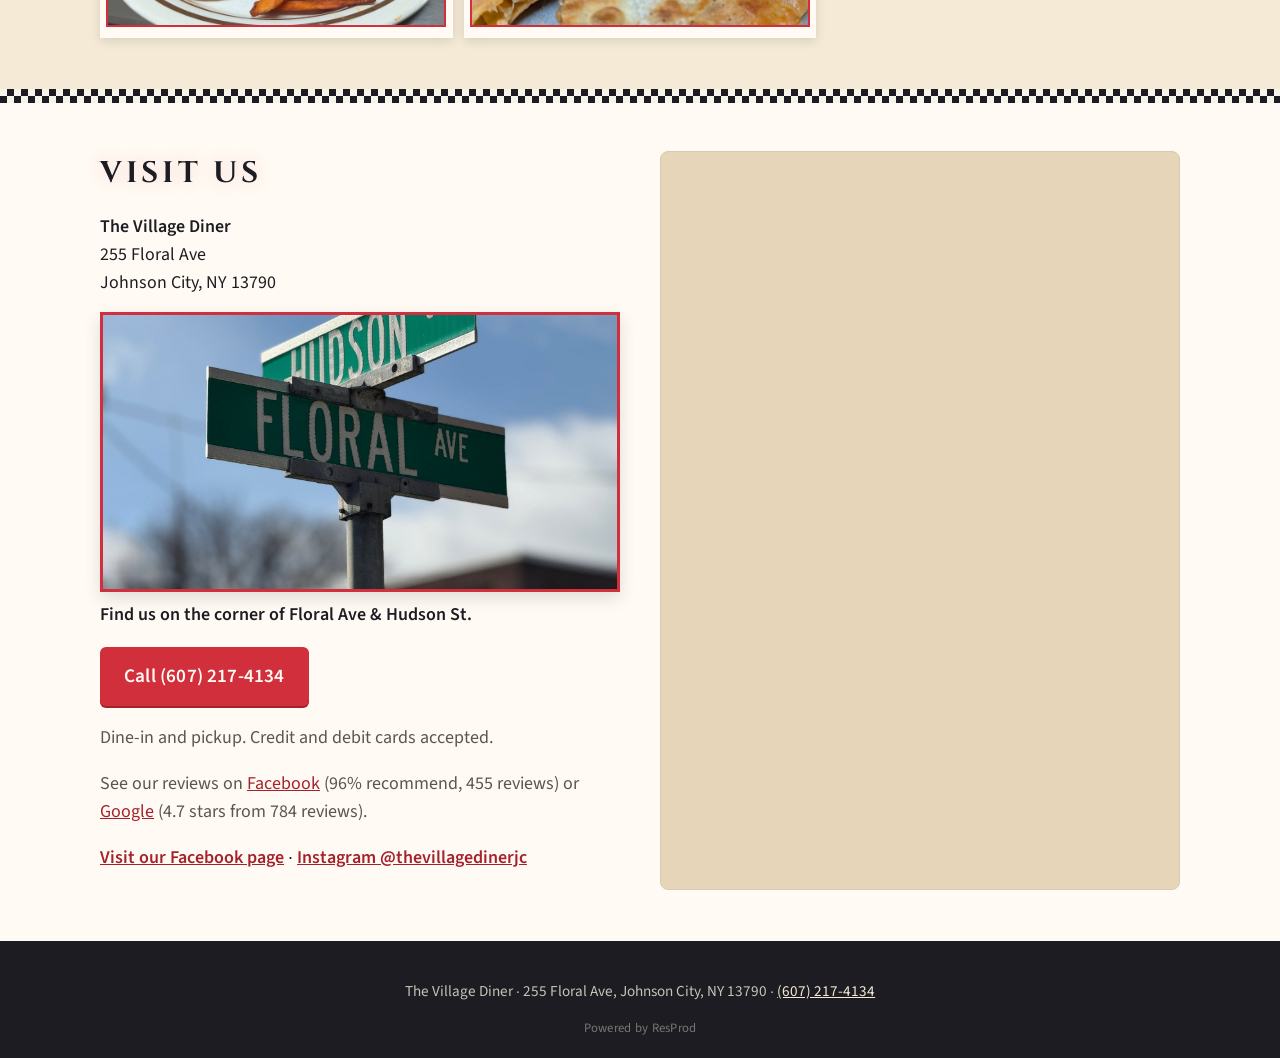
<file: village-diner-93959a91/index.html>
<!DOCTYPE html>
<html lang="en">
<head>
  <meta charset="utf-8">
  <meta name="viewport" content="width=device-width, initial-scale=1">
  <meta name="robots" content="noindex, nofollow">
  <meta name="description" content="The Village Diner — breakfast and lunch at 255 Floral Ave, Johnson City, NY. Call (607) 217-4134.">
  <title>The Village Diner · Johnson City, NY</title>
  <link rel="icon" href="images/logo.svg" type="image/svg+xml">
  <link rel="stylesheet" href="styles.css">
</head>
<body>
  <a class="skip-link" href="#main">Skip to content</a>

  <header class="site-header">
    <a class="brand" href="#top">
      <img src="images/logo.svg" width="48" height="48" alt="">
      <span>The Village Diner</span>
    </a>
    <nav class="nav" aria-label="Page">
      <a href="#menu">Menu</a>
      <a href="#hours">Hours</a>
      <a href="#photos">Photos</a>
      <a href="#contact">Contact</a>
    </nav>
    <a class="btn btn-header" href="tel:+16072174134">Call <span class="btn-phone">(607) 217-4134</span></a>
  </header>

  <main id="main">
    <section class="hero" id="top">
      <div class="stripes" aria-hidden="true"></div>
      <div class="hero-stage">
        <picture class="hero-bg">
          <source media="(max-width: 699px)" srcset="images/hero-storefront-sm.jpg">
          <img src="images/hero-storefront.jpg" width="1600" height="1166" alt="The Village Diner storefront on Floral Ave, with red window lettering and a red awning.">
        </picture>
        <div class="hero-overlay" aria-hidden="true"></div>
        <div class="hero-inner wrap">
          <img class="hero-logo" src="images/logo.svg" width="280" height="280" alt="The Village Diner">
          <p class="hero-tag">Breakfast &amp; lunch in Johnson City</p>
          <p class="hero-addr">255 Floral Ave, Johnson City, NY 13790</p>
          <a class="btn btn-call" href="tel:+16072174134">Call (607) 217-4134</a>
          <p class="hero-links">
            <a href="#menu">See the menu</a>
          </p>
        </div>
      </div>
    </section>

    <a class="fb-callout" href="https://www.facebook.com/thevillagedinerjc/" rel="noopener noreferrer">
      <span class="fb-callout-inner wrap">
        <svg class="fb-icon" xmlns="http://www.w3.org/2000/svg" viewBox="0 0 24 24" width="28" height="28" aria-hidden="true" focusable="false"><path fill="currentColor" d="M22 12.07C22 6.5 17.52 2 12 2S2 6.5 2 12.07C2 17.1 5.66 21.24 10.44 22v-7.01H7.9v-2.92h2.54V9.84c0-2.5 1.49-3.89 3.77-3.89 1.09 0 2.24.2 2.24.2v2.46h-1.26c-1.24 0-1.63.77-1.63 1.56v1.88h2.78l-.44 2.92h-2.34V22C18.34 21.24 22 17.1 22 12.07z"/></svg>
        <span class="fb-callout-text">We post our specials on Facebook frequently, plus holiday hours and short-notice closures.</span>
        <span class="btn btn-fb">Check our Facebook</span>
      </span>
    </a>

    <section class="section intro" id="intro">
      <div class="wrap intro-grid">
        <div class="intro-copy">
          <h2 class="section-title">Welcome</h2>
          <p>We're a hometown diner on Floral Ave in Johnson City, serving breakfast and lunch for dine-in and pickup.</p>
          <p>Stop in for a friendly meal. We post our specials on <a href="https://www.facebook.com/thevillagedinerjc/" rel="noopener noreferrer">Facebook</a> frequently. Google reviewers have rated us 4.7 stars from 784 reviews.</p>
        </div>
        <figure class="intro-map">
          <img src="images/interior-jc-map.jpg" width="1600" height="1119" alt="A framed illustrated map of Johnson City hanging on the diner wall.">
          <figcaption>Hometown on the walls.</figcaption>
        </figure>
      </div>
    </section>

    <div class="checker" aria-hidden="true"></div>

    <section class="section" id="menu">
      <div class="wrap">
        <h1 class="section-title">Menu</h1>
        <div class="menu-tabs" role="tablist" aria-label="Breakfast, lunch, or desserts">
          <button type="button" class="menu-tab" role="tab" id="tab-breakfast" aria-controls="menu-breakfast" aria-selected="true" tabindex="0">Breakfast</button>
          <button type="button" class="menu-tab" role="tab" id="tab-lunch" aria-controls="menu-lunch" aria-selected="false" tabindex="-1">Lunch</button>
          <button type="button" class="menu-tab" role="tab" id="tab-desserts" aria-controls="menu-desserts" aria-selected="false" tabindex="-1">Desserts</button>
        </div>
        <div class="menu-boards">
          <article class="menu-panel menu-panel-breakfast is-active" id="menu-breakfast" role="tabpanel" aria-labelledby="tab-breakfast">
            <header class="menu-sign">
              <svg class="menu-icon" xmlns="http://www.w3.org/2000/svg" viewBox="0 0 48 48" width="36" height="36" aria-hidden="true" focusable="false"><path fill="currentColor" d="M16 6c1.2 2.4 1.2 4.8 0 7.2h-3.2C14 10.8 14 8.4 12.8 6H16zm9 0c1.2 2.4 1.2 4.8 0 7.2h-3.2C23 10.8 23 8.4 21.8 6H25zM8 16h26v13.5c0 5.25-4.25 9.5-9.5 9.5h-7C12.25 39 8 34.75 8 29.5V16zm26 2.2h4.2A5.3 5.3 0 0 1 43.5 23.5a5.3 5.3 0 0 1-5.3 5.3H34V18.2zM11 42h22v3H11z"/></svg>
              <h2>Breakfast</h2>
            </header>
            <ul class="menu-list">
              <li>
                <div class="item-row"><span class="item-name">2 Eggs, Homefries, Toast &amp; Jelly</span></div>
              </li>
              <li>
                <div class="item-row"><span class="item-name">Breakfast Sandwich</span></div>
                <p class="item-desc">Egg, cheese, and bacon, ham, or sausage on a grilled roll, English muffin, or toast.</p>
              </li>
              <li>
                <div class="item-row"><span class="item-name">The Village Sandwich</span></div>
                <p class="item-desc">Fried egg, bacon, cheese, and grilled tomato on an English muffin.</p>
              </li>
              <li>
                <div class="item-row"><span class="item-name">Greek Omelet</span></div>
                <p class="item-desc">Sautéed spinach, tomatoes, and feta, with homefries.</p>
              </li>
              <li>
                <div class="item-row"><span class="item-name">Mexican Omelet</span></div>
                <p class="item-desc">Pepper jack, onions, peppers, mushrooms, salsa, and sour cream, with homefries and toast.</p>
              </li>
              <li>
                <div class="item-row"><span class="item-name">Homemade Corned Beef Hash</span></div>
                <p class="item-desc">With 2 eggs and toast.</p>
              </li>
              <li>
                <div class="item-row"><span class="item-name">Grilled Breakfast Burrito</span></div>
                <p class="item-desc">Scrambled eggs, melted cheeses, salsa, hot sauce, and your choice of sausage, bacon, or ham, with homefries.</p>
              </li>
              <li>
                <div class="item-row"><span class="item-name">Sausage Gravy over Homemade Biscuits</span></div>
                <p class="item-desc">With 2 eggs.</p>
              </li>
              <li>
                <div class="item-row"><span class="item-name">Homemade Pumpkin Pancakes (2)</span></div>
                <p class="item-desc">Served with whipped cream and cinnamon.</p>
              </li>
              <li>
                <div class="item-row"><span class="item-name">French Toast Breakfast Sandwich</span></div>
                <p class="item-desc">Scrambled eggs, melted cheese, and bacon, sausage, or ham on thick-cut French toast.</p>
              </li>
            </ul>
          </article>

          <article class="menu-panel menu-panel-lunch" id="menu-lunch" role="tabpanel" aria-labelledby="tab-lunch">
            <header class="menu-sign">
              <svg class="menu-icon" xmlns="http://www.w3.org/2000/svg" viewBox="0 0 48 48" width="36" height="36" aria-hidden="true" focusable="false"><path fill="currentColor" d="M8 20c0-8.2 7.2-15 16-15s16 6.8 16 15H8z"/><circle fill="#16161b" cx="16" cy="11" r="1.3"/><circle fill="#16161b" cx="24" cy="8.5" r="1.3"/><circle fill="#16161b" cx="32" cy="11" r="1.3"/><path fill="currentColor" d="M6 23.2h36v5.2H6z"/><path fill="currentColor" d="M7 30.5h34c.5 5-3.8 9.8-9.4 9.8H16.4c-5.6 0-9.9-4.8-9.4-9.8z"/></svg>
              <h2>Lunch</h2>
            </header>
            <ul class="menu-list">
              <li>
                <div class="item-row"><span class="item-name">Fish Tacos (3)</span></div>
                <p class="item-desc">Beer-battered cod with homemade chipotle coleslaw, salsa, chipotle sour cream, and cilantro.</p>
              </li>
              <li>
                <div class="item-row"><span class="item-name">“That” Fried Chicken Sandwich</span></div>
                <p class="item-desc">Marinated fried chicken and melted cheese on a grilled kaiser roll with lettuce, tomato, onion, and mayo.</p>
              </li>
              <li>
                <div class="item-row"><span class="item-name">Carolina BBQ Turkey Melt</span></div>
                <p class="item-desc">Roasted turkey, melted cheese, barbecue sauce, and homemade coleslaw on grilled sourdough.</p>
              </li>
              <li>
                <div class="item-row"><span class="item-name">Chicken Bacon Ranch Quesadilla</span></div>
                <p class="item-desc">Grilled chicken, white cheddar, onions, and bacon, with chipotle ranch and salsa.</p>
              </li>
              <li>
                <div class="item-row"><span class="item-name">Bacon Chipotle Ranch Cheeseburger</span></div>
                <p class="item-desc">Hand-pattied chuck burger with cheese, bacon, and homemade chipotle ranch.</p>
              </li>
              <li>
                <div class="item-row"><span class="item-name">Hand-Made Stuffed Burgers</span></div>
                <p class="item-desc">Bacon cheddar, bacon bleu, mushroom Swiss, or jalapeños and pepper jack.</p>
              </li>
              <li>
                <div class="item-row"><span class="item-name">Village Salad</span></div>
                <p class="item-desc">Iceberg and baby spinach, peppers, onions, tomatoes, shredded cheddar, and croutons.</p>
              </li>
            </ul>
          </article>

          <article class="menu-panel menu-panel-desserts" id="menu-desserts" role="tabpanel" aria-labelledby="tab-desserts">
            <header class="menu-sign">
              <svg class="menu-icon" xmlns="http://www.w3.org/2000/svg" viewBox="0 0 48 48" width="36" height="36" aria-hidden="true" focusable="false"><path fill="none" stroke="currentColor" stroke-width="2.5" stroke-linecap="round" d="M16 26C16 14 24 8 24 4"/><path fill="none" stroke="currentColor" stroke-width="2.5" stroke-linecap="round" d="M32 25C32 14 24 8 24 4"/><circle fill="currentColor" cx="16" cy="34" r="9"/><circle fill="currentColor" cx="32" cy="33" r="9"/></svg>
              <h2>Desserts</h2>
            </header>
            <div class="desserts-body">
              <figure class="desserts-photo">
                <img src="images/dessert-board.jpg" width="704" height="1600" alt="The Village Diner desserts chalkboard.">
              </figure>
              <div class="desserts-list">
                <ul class="menu-list">
                  <li>
                    <div class="item-row"><span class="item-name">Bananas Foster</span><span class="item-price">$6.95</span></div>
                    <p class="item-desc">3 scoops of vanilla ice cream, drizzled in our homemade caramel sauce, fresh bananas, whipped cream &amp; a cherry on top!</p>
                  </li>
                  <li>
                    <div class="item-row"><span class="item-name">Warm Brownie Sundae</span><span class="item-price">$6.95</span></div>
                    <p class="item-desc">A warm house-baked fudge brownie smothered in vanilla ice cream, whipped cream &amp; chocolate drizzle.</p>
                  </li>
                  <li>
                    <div class="item-row"><span class="item-name">Strawberry Shortcake</span><span class="item-price">$5.95</span></div>
                    <p class="item-desc">Candied strawberries over a homemade biscuit, whipped cream and a cherry on top!</p>
                  </li>
                  <li>
                    <div class="item-row"><span class="item-name">2-Scoop Sundae</span><span class="item-price">$4.95</span></div>
                    <p class="item-desc">Choice of chocolate, caramel, or strawberry.</p>
                  </li>
                </ul>
                <p class="desserts-note">Desserts change often. We post our specials on <a href="https://www.facebook.com/thevillagedinerjc/" rel="noopener noreferrer">Facebook</a> frequently.</p>
              </div>
            </div>
          </article>
        </div>
      </div>
    </section>

    <div class="checker" aria-hidden="true"></div>

    <section class="section section-alt" id="hours">
      <div class="wrap hours-wrap">
        <div>
          <h2 class="section-title">Hours</h2>
          <table class="hours">
            <caption class="visually-hidden">Weekly hours</caption>
            <tbody>
              <tr><th scope="row">Sunday</th><td>Closed</td></tr>
              <tr><th scope="row">Monday</th><td>Closed</td></tr>
              <tr><th scope="row">Tuesday</th><td>8:00 AM – 3:00 PM</td></tr>
              <tr><th scope="row">Wednesday</th><td>8:00 AM – 3:00 PM</td></tr>
              <tr><th scope="row">Thursday</th><td>8:00 AM – 3:00 PM</td></tr>
              <tr><th scope="row">Friday</th><td>8:00 AM – 3:00 PM</td></tr>
              <tr>
                <th scope="row">Saturday</th>
                <td>7:00 AM – 2:00 PM</td>
              </tr>
            </tbody>
          </table>
          <p class="hours-fb">We post our specials, holiday hours, and short-notice closures on <a href="https://www.facebook.com/thevillagedinerjc/" rel="noopener noreferrer">Facebook</a> frequently.</p>
        </div>
        <figure class="hours-photo">
          <img src="images/poached-eggs-home-fries.jpg" width="1600" height="1204" alt="Poached eggs with home fries.">
        </figure>
      </div>
    </section>

    <div class="checker" aria-hidden="true"></div>

    <section class="section" id="photos">
      <div class="wrap">
        <h2 class="section-title">Photos</h2>
        <div class="gallery">
          <figure>
            <img src="images/french-toast.jpg" width="1600" height="1204" alt="House-made blueberry and pecan French toast with whipped cream.">
          </figure>
          <figure>
            <img src="images/cheeseburger-fries.jpg" width="1600" height="1204" alt="Cheeseburger with lettuce, tomato, onion, and a side of fries.">
          </figure>
          <figure>
            <img src="images/poached-eggs-home-fries.jpg" width="1600" height="1204" alt="Poached eggs with home fries.">
          </figure>
          <figure>
            <img src="images/cheeseburger-open.jpg" width="1600" height="1204" alt="Open-face cheeseburger with melted cheese, a pickle, and fries.">
          </figure>
          <figure>
            <img src="images/stacked-sandwich-fries.jpg" width="1600" height="1224" alt="Stacked toasted sandwich with fries and a pickle.">
          </figure>
          <figure>
            <img src="images/chicken-club.jpg" width="1600" height="1204" alt="Fried chicken sandwich with lettuce, tomato, and onion.">
          </figure>
          <figure>
            <img src="images/toast-sandwich-onion-rings.jpg" width="951" height="748" alt="Toasted sandwich served with onion rings.">
          </figure>
          <figure>
            <img src="images/hot-dog-macaroni-salad.jpg" width="1600" height="1204" alt="Hot dog with lettuce and tomato, served with macaroni salad.">
          </figure>
          <figure>
            <img src="images/cheeseburger-3.jpg" width="1600" height="1204" alt="Burger with a creamy topping, served with sweet potato fries.">
          </figure>
          <figure>
            <img src="images/chicken-quesadilla.jpg" width="1600" height="1204" alt="Chicken quesadilla, cut into wedges, with tomato and lettuce.">
          </figure>
        </div>
      </div>
    </section>

    <div class="checker" aria-hidden="true"></div>

    <section class="section section-alt" id="contact">
      <div class="wrap contact-wrap">
        <div>
          <h2 class="section-title">Visit us</h2>
          <p class="contact-block">
            <strong>The Village Diner</strong><br>
            255 Floral Ave<br>
            Johnson City, NY 13790
          </p>
          <figure class="corner-photo">
            <img src="images/corner-floral-hudson.jpg" width="1600" height="1200" alt="Green street signs at the corner of Floral Ave and Hudson St.">
            <figcaption>Find us on the corner of Floral Ave &amp; Hudson St.</figcaption>
          </figure>
          <p>
            <a class="btn btn-call" href="tel:+16072174134">Call (607) 217-4134</a>
          </p>
          <p class="contact-meta">Dine-in and pickup. Credit and debit cards accepted.</p>
          <p class="reviews-line">
            See our reviews on
            <a href="https://www.facebook.com/thevillagedinerjc/" rel="noopener noreferrer">Facebook</a>
            (96% recommend, 455 reviews)
            or
            <a href="https://www.google.com/maps/search/?api=1&amp;query=The+Village+Diner%2C+255+Floral+Ave%2C+Johnson+City%2C+NY+13790" rel="noopener noreferrer">Google</a>
            (4.7 stars from 784 reviews).
          </p>
          <p>
            <a class="text-link" href="https://www.facebook.com/thevillagedinerjc/" rel="noopener noreferrer">Visit our Facebook page</a>
            <span aria-hidden="true"> · </span>
            <a class="text-link" href="https://www.instagram.com/thevillagedinerjc/" rel="noopener noreferrer">Instagram @thevillagedinerjc</a>
          </p>
        </div>
        <div class="map-frame">
          <iframe
            title="Map of The Village Diner at 255 Floral Ave, Johnson City, NY"
            src="https://www.google.com/maps?q=255+Floral+Ave+Johnson+City+NY&amp;output=embed"
            loading="lazy"
            referrerpolicy="no-referrer-when-downgrade"
            allowfullscreen></iframe>
        </div>
      </div>
    </section>
  </main>

  <footer class="site-footer">
    <div class="wrap">
      <p>The Village Diner · 255 Floral Ave, Johnson City, NY 13790 · <a href="tel:+16072174134">(607) 217-4134</a></p>
      <p class="powered">Powered by ResProd</p>
    </div>
  </footer>

  <a class="sticky-call" href="tel:+16072174134">Call (607) 217-4134</a>

  <script>
    (function () {
      var tabs = document.querySelectorAll(".menu-tab");
      var boards = document.querySelector(".menu-boards");
      if (!tabs.length || !boards) return;
      document.documentElement.classList.add("js");

      var mq = window.matchMedia("(max-width: 699px)");

      function selectTab(id) {
        tabs.forEach(function (tab) {
          var on = tab.getAttribute("aria-controls") === id;
          tab.setAttribute("aria-selected", on ? "true" : "false");
          tab.tabIndex = on ? 0 : -1;
        });
        boards.querySelectorAll(".menu-panel").forEach(function (panel) {
          var on = panel.id === id;
          panel.classList.toggle("is-active", on);
        });
      }

      function syncMode() {
        if (mq.matches) boards.classList.add("is-tabbed");
        else boards.classList.remove("is-tabbed");
      }

      tabs.forEach(function (tab) {
        tab.addEventListener("click", function () {
          selectTab(tab.getAttribute("aria-controls"));
        });
        tab.addEventListener("keydown", function (e) {
          var i = Array.prototype.indexOf.call(tabs, tab);
          var next;
          if (e.key === "ArrowLeft" || e.key === "ArrowUp") next = (i - 1 + tabs.length) % tabs.length;
          else if (e.key === "ArrowRight" || e.key === "ArrowDown") next = (i + 1) % tabs.length;
          else if (e.key === "Home") next = 0;
          else if (e.key === "End") next = tabs.length - 1;
          else return;
          e.preventDefault();
          tabs[next].focus();
          selectTab(tabs[next].getAttribute("aria-controls"));
        });
      });

      if (mq.addEventListener) mq.addEventListener("change", syncMode);
      else if (mq.addListener) mq.addListener(syncMode);
      syncMode();

      var initial = (location.hash || "").replace("#", "");
      try {
        var q = new URLSearchParams(location.search).get("panel");
        if (q) initial = q;
      } catch (e) {}
      if (initial === "menu-breakfast" || initial === "menu-lunch" || initial === "menu-desserts") {
        selectTab(initial);
      }
    })();
  </script>
</body>
</html>
</file>
<file: connies-place-f1bc36d6/styles.css>
/* Connie's Place Family Hair Care: draft mockup
   Warm, small-town family salon. Cream paper, rosewood, soft gold.
   Self-hosted Cormorant Garamond + Source Sans 3 (OFL, Latin). */

@font-face { font-family: "Cormorant Garamond"; src: url("fonts/cormorant-garamond-normal-500-latin.woff") format("woff"); font-weight: 500; font-style: normal; font-display: swap; }
@font-face { font-family: "Cormorant Garamond"; src: url("fonts/cormorant-garamond-normal-600-latin.woff") format("woff"); font-weight: 600; font-style: normal; font-display: swap; }
@font-face { font-family: "Cormorant Garamond"; src: url("fonts/cormorant-garamond-normal-700-latin.woff") format("woff"); font-weight: 700; font-style: normal; font-display: swap; }
@font-face { font-family: "Cormorant Garamond"; src: url("fonts/cormorant-garamond-italic-500-latin.woff") format("woff"); font-weight: 500; font-style: italic; font-display: swap; }
@font-face { font-family: "Source Sans 3"; src: url("fonts/source-sans-3-normal-400-latin.woff") format("woff"); font-weight: 400; font-style: normal; font-display: swap; }
@font-face { font-family: "Source Sans 3"; src: url("fonts/source-sans-3-normal-500-latin.woff") format("woff"); font-weight: 500; font-style: normal; font-display: swap; }
@font-face { font-family: "Source Sans 3"; src: url("fonts/source-sans-3-normal-600-latin.woff") format("woff"); font-weight: 600; font-style: normal; font-display: swap; }
@font-face { font-family: "Source Sans 3"; src: url("fonts/source-sans-3-normal-700-latin.woff") format("woff"); font-weight: 700; font-style: normal; font-display: swap; }
@font-face { font-family: "Source Sans 3"; src: url("fonts/source-sans-3-italic-400-latin.woff") format("woff"); font-weight: 400; font-style: italic; font-display: swap; }

:root {
  --cream: #f8f2ea;
  --paper: #fffaf4;
  --ink: #2c221c;
  --muted: #6b5e54;
  --line: #e4d8cc;
  --rose: #8b3d3a;
  --rose-deep: #6e2f2d;
  --deep: #3f2a28;
  --blush: #ead8cf;
  --gold: #c4a15a;
  --gold-lo: #9c7a38;
  --ph-ink: #2a1f00;
  --wrap: 70rem;
  --display: "Cormorant Garamond", "Palatino Linotype", Palatino, Georgia, serif;
  --body: "Source Sans 3", "Segoe UI", system-ui, sans-serif;
  --bar-h: 4.25rem;
}

*, *::before, *::after { box-sizing: border-box; }
html { scroll-behavior: smooth; scroll-padding-top: 5rem; -webkit-text-size-adjust: 100%; }
body {
  margin: 0;
  background: var(--cream);
  color: var(--ink);
  font: 400 1.0625rem/1.6 var(--body);
  -webkit-font-smoothing: antialiased;
  padding-bottom: calc(var(--bar-h) + env(safe-area-inset-bottom));
}
img { max-width: 100%; height: auto; display: block; }
a { color: var(--rose); text-underline-offset: 0.18em; }
a:hover { color: var(--rose-deep); }
h1, h2, h3 { margin: 0 0 0.45em; font-family: var(--display); font-weight: 600; line-height: 1.12; letter-spacing: 0.01em; }
h2 { font-size: clamp(1.7rem, 4.2vw, 2.35rem); }
h3 { font-size: 1.45rem; }
p { margin: 0 0 1rem; }
address { font-style: normal; }

.wrap { width: min(100% - 2rem, var(--wrap)); margin-inline: auto; }
@media (min-width: 960px) { .wrap { width: min(100% - 3rem, var(--wrap)); } }
.visually-hidden { position: absolute !important; width: 1px; height: 1px; overflow: hidden; clip: rect(0 0 0 0); white-space: nowrap; }
.skip-link { position: absolute; left: 0.75rem; top: -4rem; z-index: 200; background: var(--rose); color: #fff; padding: 0.6rem 0.9rem; font-weight: 600; }
.skip-link:focus { top: 0.5rem; }
.muted { color: var(--muted); }
.eyebrow { margin: 0 0 0.5rem; font: 600 0.78rem/1 var(--body); letter-spacing: 0.22em; text-transform: uppercase; color: var(--rose); }
.section { padding: 2.25rem 0; }
.section-lead { color: var(--muted); max-width: 40rem; margin-bottom: 1.1rem; }

/* Placeholder markers */
.ph {
  display: inline-block; vertical-align: middle; white-space: nowrap;
  font: 700 0.66rem/1 var(--body); letter-spacing: 0.08em; text-transform: uppercase;
  padding: 0.3em 0.5em; border-radius: 3px;
  background: repeating-linear-gradient(-45deg, #ffe066 0 6px, #f6cc3a 6px 12px); color: var(--ph-ink);
}

/* Draft banner */
.draft-banner { background: var(--deep); color: #f3e8dc; text-align: center; font-size: 0.82rem; line-height: 1.4; padding: 0.5rem 0.85rem; }
.draft-banner strong { font-weight: 700; margin-right: 0.35rem; }

/* Buttons */
.btn {
  display: inline-flex; align-items: center; justify-content: center; gap: 0.4rem;
  min-height: 3rem; padding: 0.75rem 1.4rem; border-radius: 999px;
  font: 600 0.95rem/1 var(--body); letter-spacing: 0.04em; text-decoration: none;
  border: 2px solid transparent; white-space: nowrap; cursor: pointer;
  transition: transform 0.15s ease, background 0.2s, color 0.2s, border-color 0.2s, box-shadow 0.2s;
}
.btn:active { transform: translateY(1px); }
.btn:focus-visible, .nav a:focus-visible, .brand:focus-visible, a:focus-visible { outline: 3px solid var(--gold); outline-offset: 3px; }
.btn-solid { background: var(--rose); color: #fff; box-shadow: 0 6px 18px rgba(139, 61, 58, 0.28); }
.btn-solid:hover { background: var(--rose-deep); color: #fff; }
.btn-outline { border-color: rgba(255, 250, 244, 0.75); color: #fff; background: transparent; }
.btn-outline:hover { background: #fff; color: var(--deep); }
.btn-outline-dark { border-color: var(--deep); color: var(--deep); background: transparent; }
.btn-outline-dark:hover { background: var(--deep); color: #fff; }
.btn-cream { background: var(--cream); color: var(--deep); }
.btn-cream:hover { background: #fff; color: var(--deep); }
.btn-lg { min-height: 3.35rem; padding: 0.9rem 1.7rem; font-size: 1.02rem; }

/* Header */
.site-header { position: sticky; top: 0; z-index: 50; background: rgba(248, 242, 234, 0.94); backdrop-filter: blur(10px); -webkit-backdrop-filter: blur(10px); border-bottom: 1px solid var(--line); }
.header-inner { display: flex; align-items: center; gap: 1rem; min-height: 4rem; }
.brand { display: flex; align-items: center; gap: 0.6rem; text-decoration: none; color: var(--ink); margin-right: auto; }
.brand-mark { width: 2.5rem; height: 2.5rem; object-fit: cover; border-radius: 50%; background: #fff; box-shadow: 0 0 0 2px var(--blush); }
.brand-text { display: flex; flex-direction: column; line-height: 1; }
.brand-name { font-family: var(--display); font-weight: 600; font-size: 1.28rem; color: var(--deep); }
.brand-sub { font: 600 0.62rem/1 var(--body); letter-spacing: 0.16em; text-transform: uppercase; color: var(--rose); margin-top: 0.28rem; }
.nav { display: none; gap: 1.45rem; }
.nav a { font: 600 0.92rem/1 var(--body); letter-spacing: 0.06em; text-decoration: none; color: var(--muted); }
.nav a:hover { color: var(--rose); }
.header-call { min-height: 2.5rem; padding: 0.5rem 1rem; font-size: 0.82rem; }

/* Mobile menu — shown below the desktop nav breakpoint */
.menu-toggle {
  display: none;
  flex: 0 0 auto;
  align-items: center;
  justify-content: center;
  width: 2.75rem;
  height: 2.75rem;
  margin-left: 0.15rem;
  padding: 0;
  border: 0;
  border-radius: 8px;
  background: transparent;
  color: var(--deep);
  cursor: pointer;
}
.menu-toggle:hover { background: rgba(63, 42, 40, 0.06); }
.menu-toggle:focus-visible { outline: 3px solid var(--gold); outline-offset: 2px; }
.menu-toggle-bars {
  position: relative;
  display: block;
  width: 1.2rem;
  height: 0.85rem;
}
.menu-toggle-bars span {
  position: absolute;
  left: 0;
  right: 0;
  height: 2px;
  border-radius: 1px;
  background: currentColor;
  transition: transform 0.2s ease, opacity 0.2s ease, top 0.2s ease, margin 0.2s ease;
}
.menu-toggle-bars span:nth-child(1) { top: 0; }
.menu-toggle-bars span:nth-child(2) { top: 50%; margin-top: -1px; }
.menu-toggle-bars span:nth-child(3) { bottom: 0; }
.menu-toggle[aria-expanded="true"] .menu-toggle-bars span:nth-child(1) {
  top: 50%;
  margin-top: -1px;
  transform: rotate(45deg);
}
.menu-toggle[aria-expanded="true"] .menu-toggle-bars span:nth-child(2) {
  opacity: 0;
}
.menu-toggle[aria-expanded="true"] .menu-toggle-bars span:nth-child(3) {
  top: 50%;
  bottom: auto;
  margin-top: -1px;
  transform: rotate(-45deg);
}
.mobile-menu {
  display: none;
  background: var(--cream);
  border-top: 1px solid var(--line);
  box-shadow: 0 16px 28px rgba(63, 42, 40, 0.12);
}
.mobile-menu-inner { padding: 0.35rem 0 1.15rem; }
.mobile-menu-nav { display: flex; flex-direction: column; }
.mobile-menu-nav a {
  display: block;
  padding: 0.85rem 0;
  font: 600 1.08rem/1.2 var(--body);
  letter-spacing: 0.04em;
  color: var(--deep);
  text-decoration: none;
  border-bottom: 1px solid var(--line);
}
.mobile-menu-nav a:hover,
.mobile-menu-nav a:focus-visible { color: var(--rose); }
.mobile-menu-call { width: 100%; margin-top: 1rem; }

/* Hero — storefront photo behind overlaid text; compact, not full-viewport */
.hero {
  position: relative;
  display: flex;
  flex-direction: column;
  justify-content: flex-end;
  align-items: center;
  overflow: hidden;
  min-height: 20rem;
  color: #fffaf4;
  background: #2c1a18;
}
.hero-bg {
  position: absolute;
  inset: 0;
  width: 100%;
  height: 100%;
  max-width: none;
  object-fit: cover;
  object-position: 52% 58%;
  z-index: 0;
}
.hero-shade {
  position: absolute;
  inset: 0;
  z-index: 1;
  background:
    linear-gradient(90deg, rgba(36, 18, 12, 0.82) 0%, rgba(36, 18, 12, 0.48) 38%, rgba(36, 18, 12, 0.16) 70%, rgba(36, 18, 12, 0.32) 100%),
    linear-gradient(180deg, rgba(36, 18, 12, 0.28) 0%, rgba(36, 18, 12, 0.16) 38%, rgba(24, 12, 8, 0.88) 100%);
}
.hero-inner {
  position: relative;
  z-index: 2;
  /* width and side inset come from .wrap, matching the nav and facts strip */
  padding: 1.6rem 0 1.35rem;
}
.hero-text { max-width: 36rem; }
.kicker { display: inline-block; margin: 0 0 0.45rem; font: 600 0.72rem/1 var(--body); letter-spacing: 0.2em; text-transform: uppercase; color: #e8c984; text-shadow: 0 1px 10px rgba(0, 0, 0, 0.55); }
.hero h1 { font-size: clamp(2.15rem, 7vw, 3.35rem); font-weight: 600; margin: 0 0 0.2em; color: #fffaf4; text-shadow: 0 2px 18px rgba(0, 0, 0, 0.45); }
.hero h1 span { display: block; font-weight: 500; font-size: 0.52em; font-style: italic; letter-spacing: 0.02em; color: #e8c984; }
.hero-motto { margin: 0 0 0.45rem; font: italic 500 1.15rem/1.3 var(--display); color: #fffaf4; }
.hero-tagline { max-width: 36rem; color: rgba(255, 250, 244, 0.94); margin-bottom: 0.35rem; font-size: 0.98rem; text-shadow: 0 1px 12px rgba(0, 0, 0, 0.55); }
.hero-fun { font: italic 500 1.05rem/1.3 var(--display); color: #e8c984; letter-spacing: 0.03em; margin-bottom: 1rem; text-shadow: 0 1px 10px rgba(0, 0, 0, 0.5); }
.hero-actions { display: flex; flex-wrap: wrap; gap: 0.6rem; width: 100%; }
.hero-actions .btn { flex: 1 1 11rem; max-width: 18rem; min-height: 2.75rem; padding: 0.6rem 1.15rem; }
.hero-reviews { margin: 0.85rem 0 0; color: rgba(255, 250, 244, 0.9); font-size: 0.9rem; text-shadow: 0 1px 10px rgba(0, 0, 0, 0.5); }
.hero-reviews a { color: #fffaf4; text-decoration: underline; }
.hero-reviews a:hover { color: var(--gold); }
.stars { color: var(--gold); letter-spacing: 0.08em; margin-right: 0.25rem; }

/* Sample photo tag */
.photo-sample { position: relative; }
.sample-tag {
  position: absolute; top: 0.6rem; right: 0.6rem; z-index: 2;
  background: rgba(44, 34, 28, 0.62); color: rgba(255, 255, 255, 0.92);
  font: 600 0.68rem/1 var(--body); letter-spacing: 0.08em; text-transform: uppercase;
  padding: 0.35em 0.55em; border-radius: 3px; pointer-events: none;
}
.hero .sample-tag { top: 0.75rem; right: 0.75rem; z-index: 3; }

/* Facts strip sits directly under the hero */
.facts { background: var(--cream); border-bottom: 1px solid var(--line); box-shadow: 0 -16px 32px rgba(28, 16, 14, 0.18); }
.facts-row { list-style: none; margin: 0 auto; padding: 0; display: grid; grid-template-columns: 1fr 1fr; }
.facts-row li { padding: 0.7rem 0.7rem 0.55rem; border-bottom: 1px solid var(--line); display: flex; flex-direction: column; gap: 0.1rem; }
.facts-row li:nth-child(odd) { border-right: 1px solid var(--line); }
.facts-row li:nth-last-child(-n+2) { border-bottom: 0; }
.fact-k { font: 600 0.66rem/1 var(--body); letter-spacing: 0.16em; text-transform: uppercase; color: var(--rose); }
.fact-v { font-weight: 600; color: var(--deep); text-decoration: none; font-size: 0.95rem; }
a.fact-v:hover { color: var(--rose); }
.facts-note { margin: 0 auto; padding: 0.45rem 0 0.7rem; font-size: 0.82rem; color: var(--muted); }
.facts-note a { color: var(--muted); text-decoration: underline; }
.facts-note a:hover { color: var(--rose); }
.hours-fb { margin: 0.85rem 0 0; font-size: 0.88rem; color: var(--muted); }
.hours-fb a { color: var(--muted); text-decoration: underline; }
.hours-fb a:hover { color: var(--rose); }

/* Services */
.services { background: var(--cream); }
.svc-grid { display: grid; gap: 1rem; }
.svc-card { background: var(--paper); border: 1px solid var(--line); border-radius: 12px; padding: 1rem 1.05rem 0.95rem; box-shadow: 0 8px 24px rgba(63, 42, 40, 0.04); }
.svc-card h3 { color: var(--deep); margin-bottom: 0.35rem; }
.svc-card p { margin: 0; color: var(--muted); }
.svc-placeholder { border-style: dashed; background: #faf4ee; }

/* Gallery */
.work { background: var(--paper); }
.gallery { list-style: none; margin: 0; padding: 0; display: grid; grid-template-columns: 1fr 1fr; gap: 0.65rem; }
.gallery figure { margin: 0; position: relative; overflow: hidden; border-radius: 10px; background: var(--blush); aspect-ratio: 4/5; }
.gallery img { width: 100%; height: 100%; object-fit: cover; transition: transform 0.4s ease; }
.gallery figure:hover img { transform: scale(1.04); }
.gallery figcaption {
  position: absolute; left: 0.55rem; bottom: 0.55rem;
  background: rgba(63, 42, 40, 0.82); color: #fff;
  font: 600 0.7rem/1 var(--body); letter-spacing: 0.1em; text-transform: uppercase;
  padding: 0.4em 0.6em; border-radius: 4px;
}
.g-wide { grid-column: 1 / -1; }
.g-wide figure { aspect-ratio: 16/10; }
.gallery-more { text-align: center; color: var(--muted); margin: 1.35rem 0 0; }

/* Visit the salon photos (easy swap: data-slot storefront / interior) */
.place { background: var(--cream); }
.place-grid { display: grid; gap: 0.85rem; }
.place-photo { margin: 0; position: relative; overflow: hidden; border-radius: 12px; background: var(--blush); }
.place-photo img { width: 100%; height: 100%; object-fit: cover; }
.place-photo[data-slot="storefront"] { aspect-ratio: 16/10; }
.place-photo[data-slot="interior"] { aspect-ratio: 4/5; }
.place-photo figcaption {
  position: absolute; left: 0.7rem; bottom: 0.7rem;
  background: rgba(63, 42, 40, 0.85); color: #fff;
  font: 600 0.72rem/1 var(--body); letter-spacing: 0.1em; text-transform: uppercase;
  padding: 0.45em 0.65em; border-radius: 4px;
}

/* Hours + visit */
.visit { background: var(--paper); }
.visit-split { display: grid; gap: 1.25rem; margin-bottom: 1.5rem; }
.hours-card, .visit-card { background: var(--cream); border: 1px solid var(--line); border-radius: 12px; padding: 1.25rem 1.2rem; }
.hours-needed { color: var(--muted); }
.hours-phone { margin: 0; }
.hours-phone a, .phone-link { font-family: var(--display); font-weight: 600; font-size: 1.65rem; text-decoration: none; color: var(--rose); }
.visit-card address { font-size: 1.2rem; font-weight: 600; line-height: 1.4; color: var(--deep); margin: 0 0 0.6rem; }
.visit-actions { display: flex; flex-wrap: wrap; gap: 0.7rem; margin: 1rem 0 1.15rem; }
.social { list-style: none; padding: 0; margin: 0; display: flex; gap: 1rem; }
.social a { display: inline-flex; align-items: center; gap: 0.4rem; color: var(--deep); font-weight: 600; text-decoration: none; }
.social a:hover { color: var(--rose); }
.visit-reviews { margin: 1.15rem 0 0; padding-top: 1rem; border-top: 1px solid var(--line); color: var(--muted); font-size: 0.95rem; }
.map-frame { border: 1px solid var(--line); border-radius: 12px; overflow: hidden; aspect-ratio: 4/3; background: #efe8e0; }
.map-frame iframe { width: 100%; height: 100%; border: 0; display: block; }

/* Closer */
.closer { background: var(--deep); color: #f3e8dc; text-align: center; }
.closer-inner { padding: 2.4rem 0 2.6rem; }
.closer h2 { color: #fff; }
.closer p { color: #d9cbbd; margin: 0 0 1.5rem; }
.center-ctas { justify-content: center; }

/* Footer */
.site-footer { background: #2a1c1a; color: #cbbfb4; text-align: center; }
.footer-inner { padding: 2.4rem 0 2rem; }
.footer-logo { width: 5.5rem; height: 5.5rem; object-fit: cover; margin: 0 auto 0.9rem; border-radius: 50%; background: #fff; }
.footer-name { font-family: var(--display); font-weight: 600; font-size: 1.45rem; color: #f6eadc; margin-bottom: 0.35rem; }
.site-footer p { margin: 0 0 0.35rem; }
.site-footer a { color: #fff; }
.site-footer .fine { font-size: 0.82rem; opacity: 0.75; margin-top: 1rem; }
.footer-credit { font-size: 0.72rem; opacity: 0.5; letter-spacing: 0.04em; margin-top: 0.9rem !important; }

/* Sticky mobile bar */
.mobile-bar {
  position: fixed; left: 0; right: 0; bottom: 0; z-index: 50;
  display: flex; gap: 0.5rem;
  padding: 0.5rem 0.65rem calc(0.5rem + env(safe-area-inset-bottom));
  background: var(--deep); box-shadow: 0 -6px 18px rgba(0, 0, 0, 0.25);
}
.mobile-bar a {
  display: flex; align-items: center; justify-content: center; gap: 0.4rem;
  height: 3rem; border-radius: 999px;
  font: 600 1rem/1 var(--body); text-decoration: none;
}
.mb-call { flex: 0 0 38%; color: #fff; border: 2px solid rgba(255, 255, 255, 0.45); }
.mb-dir { flex: 1; background: var(--rose); color: #fff; }

.mobile-menu[hidden] { display: none !important; }
@media (max-width: 639px) {
  .draft-banner { font-size: 0.75rem; padding: 0.35rem 0.7rem; }
  .draft-banner span { display: none; }
  .header-inner { min-height: 3.5rem; }
  .header-call { display: none; }
  .hero { min-height: 20rem; }
  .hero-shade {
    background:
      linear-gradient(180deg, rgba(28, 16, 14, 0.38) 0%, rgba(28, 16, 14, 0.42) 32%, rgba(28, 16, 14, 0.88) 100%);
  }
  .hero-inner { padding: 1.35rem 0 1.15rem; }
  .hero h1 { font-size: 2.05rem; }
  .hero-tagline { font-size: 0.92rem; }
  .hero-fun { margin-bottom: 0.75rem; }
  .hero-actions .btn { flex: 1 1 calc(50% - 0.4rem); max-width: none; min-height: 2.6rem; font-size: 0.9rem; padding: 0.5rem 0.8rem; }
  .hero-reviews { margin-top: 0.65rem; }
  .facts-row li { padding: 0.55rem 0.55rem 0.4rem; }
}

@media (min-width: 640px) {
  .facts-row { grid-template-columns: repeat(4, 1fr); }
  .facts-row li { border-bottom: 0; border-right: 1px solid var(--line); padding: 0.7rem 0.85rem; }
  .facts-row li:nth-child(odd) { border-right: 1px solid var(--line); }
  .facts-row li:last-child { border-right: 0; }
  .svc-grid { grid-template-columns: 1fr 1fr; }
  .gallery { grid-template-columns: repeat(3, 1fr); gap: 0.7rem; }
  .g-wide { grid-column: span 1; }
  .g-wide figure { aspect-ratio: 4/5; }
  .place-grid { grid-template-columns: 1.15fr 0.85fr; align-items: stretch; }
  .place-photo[data-slot="storefront"],
  .place-photo[data-slot="interior"] { aspect-ratio: auto; min-height: 14rem; max-height: 18rem; }
}

@media (min-width: 960px) {
  body { padding-bottom: 0; }
  .mobile-bar { display: none; }
  .header-inner { min-height: 3.65rem; }
  .nav { display: flex; }
  .header-call { font-size: 0.88rem; padding: 0.45rem 1rem; }
  .hero {
    min-height: 26.25rem; /* 420px */
    height: 56vh;
    max-height: 65vh;
  }
  .hero-inner { padding: 1.85rem 0 1.45rem; }
  .facts-row li { padding: 0.55rem 0.85rem 0.35rem; }
  .facts-note { padding: 0.28rem 0 0.5rem; }
  .hero-actions .btn { flex: 0 0 auto; }
  .section { padding: 2rem 0; }
  .services { padding-top: 1.25rem; padding-bottom: 1.6rem; }
  .svc-grid { grid-template-columns: repeat(4, 1fr); gap: 0.85rem; }
  .gallery { grid-template-columns: repeat(4, 1fr); gap: 0.75rem; }
  .g-wide { grid-column: span 1; }
  .visit-split { grid-template-columns: 1fr 1fr; gap: 1.15rem; margin-bottom: 1rem; }
  .map-frame { aspect-ratio: 21/7; }
}

/* Paired at 960px: primary nav on desktop, hamburger + panel only below it.
   These rules come last so they are not overridden by earlier display values. */
@media (max-width: 959px) {
  .menu-toggle { display: inline-flex; }
  .site-header.is-open .mobile-menu:not([hidden]) { display: block; }
}
@media (min-width: 960px) {
  .nav { display: flex; }
  .menu-toggle,
  .mobile-menu { display: none !important; }
}
</file>
<file: defiant-designs-b358278a/fonts/fonts.css>
/* latin-ext */
@font-face {
  font-family: 'Great Vibes';
  font-style: normal;
  font-weight: 400;
  font-display: swap;
  src: url(great-vibes-400-normal-latin-ext.woff2) format('woff2');
  unicode-range: U+0100-02BA, U+02BD-02C5, U+02C7-02CC, U+02CE-02D7, U+02DD-02FF, U+0304, U+0308, U+0329, U+1D00-1DBF, U+1E00-1E9F, U+1EF2-1EFF, U+2020, U+20A0-20AB, U+20AD-20C4, U+2113, U+2C60-2C7F, U+A720-A7FF;
}

/* latin */
@font-face {
  font-family: 'Great Vibes';
  font-style: normal;
  font-weight: 400;
  font-display: swap;
  src: url(great-vibes-400-normal-latin.woff2) format('woff2');
  unicode-range: U+0000-00FF, U+0131, U+0152-0153, U+02BB-02BC, U+02C6, U+02DA, U+02DC, U+0304, U+0308, U+0329, U+2000-206F, U+20AC, U+2122, U+2191, U+2193, U+2212, U+2215, U+FEFF, U+FFFD;
}

/* latin-ext */
@font-face {
  font-family: 'Oswald';
  font-style: normal;
  font-weight: 400;
  font-display: swap;
  src: url(oswald-400-normal-latin-ext.woff2) format('woff2');
  unicode-range: U+0100-02BA, U+02BD-02C5, U+02C7-02CC, U+02CE-02D7, U+02DD-02FF, U+0304, U+0308, U+0329, U+1D00-1DBF, U+1E00-1E9F, U+1EF2-1EFF, U+2020, U+20A0-20AB, U+20AD-20C4, U+2113, U+2C60-2C7F, U+A720-A7FF;
}

/* latin */
@font-face {
  font-family: 'Oswald';
  font-style: normal;
  font-weight: 400;
  font-display: swap;
  src: url(oswald-400-normal-latin.woff2) format('woff2');
  unicode-range: U+0000-00FF, U+0131, U+0152-0153, U+02BB-02BC, U+02C6, U+02DA, U+02DC, U+0304, U+0308, U+0329, U+2000-206F, U+20AC, U+2122, U+2191, U+2193, U+2212, U+2215, U+FEFF, U+FFFD;
}

/* latin-ext */
@font-face {
  font-family: 'Oswald';
  font-style: normal;
  font-weight: 500;
  font-display: swap;
  src: url(oswald-500-normal-latin-ext.woff2) format('woff2');
  unicode-range: U+0100-02BA, U+02BD-02C5, U+02C7-02CC, U+02CE-02D7, U+02DD-02FF, U+0304, U+0308, U+0329, U+1D00-1DBF, U+1E00-1E9F, U+1EF2-1EFF, U+2020, U+20A0-20AB, U+20AD-20C4, U+2113, U+2C60-2C7F, U+A720-A7FF;
}

/* latin */
@font-face {
  font-family: 'Oswald';
  font-style: normal;
  font-weight: 500;
  font-display: swap;
  src: url(oswald-500-normal-latin.woff2) format('woff2');
  unicode-range: U+0000-00FF, U+0131, U+0152-0153, U+02BB-02BC, U+02C6, U+02DA, U+02DC, U+0304, U+0308, U+0329, U+2000-206F, U+20AC, U+2122, U+2191, U+2193, U+2212, U+2215, U+FEFF, U+FFFD;
}

/* latin-ext */
@font-face {
  font-family: 'Oswald';
  font-style: normal;
  font-weight: 600;
  font-display: swap;
  src: url(oswald-600-normal-latin-ext.woff2) format('woff2');
  unicode-range: U+0100-02BA, U+02BD-02C5, U+02C7-02CC, U+02CE-02D7, U+02DD-02FF, U+0304, U+0308, U+0329, U+1D00-1DBF, U+1E00-1E9F, U+1EF2-1EFF, U+2020, U+20A0-20AB, U+20AD-20C4, U+2113, U+2C60-2C7F, U+A720-A7FF;
}

/* latin */
@font-face {
  font-family: 'Oswald';
  font-style: normal;
  font-weight: 600;
  font-display: swap;
  src: url(oswald-600-normal-latin.woff2) format('woff2');
  unicode-range: U+0000-00FF, U+0131, U+0152-0153, U+02BB-02BC, U+02C6, U+02DA, U+02DC, U+0304, U+0308, U+0329, U+2000-206F, U+20AC, U+2122, U+2191, U+2193, U+2212, U+2215, U+FEFF, U+FFFD;
}

/* latin-ext */
@font-face {
  font-family: 'Oswald';
  font-style: normal;
  font-weight: 700;
  font-display: swap;
  src: url(oswald-700-normal-latin-ext.woff2) format('woff2');
  unicode-range: U+0100-02BA, U+02BD-02C5, U+02C7-02CC, U+02CE-02D7, U+02DD-02FF, U+0304, U+0308, U+0329, U+1D00-1DBF, U+1E00-1E9F, U+1EF2-1EFF, U+2020, U+20A0-20AB, U+20AD-20C4, U+2113, U+2C60-2C7F, U+A720-A7FF;
}

/* latin */
@font-face {
  font-family: 'Oswald';
  font-style: normal;
  font-weight: 700;
  font-display: swap;
  src: url(oswald-700-normal-latin.woff2) format('woff2');
  unicode-range: U+0000-00FF, U+0131, U+0152-0153, U+02BB-02BC, U+02C6, U+02DA, U+02DC, U+0304, U+0308, U+0329, U+2000-206F, U+20AC, U+2122, U+2191, U+2193, U+2212, U+2215, U+FEFF, U+FFFD;
}

/* latin-ext */
@font-face {
  font-family: 'Source Sans 3';
  font-style: normal;
  font-weight: 400;
  font-display: swap;
  src: url(source-sans-3-400-normal-latin-ext.woff2) format('woff2');
  unicode-range: U+0100-02BA, U+02BD-02C5, U+02C7-02CC, U+02CE-02D7, U+02DD-02FF, U+0304, U+0308, U+0329, U+1D00-1DBF, U+1E00-1E9F, U+1EF2-1EFF, U+2020, U+20A0-20AB, U+20AD-20C4, U+2113, U+2C60-2C7F, U+A720-A7FF;
}

/* latin */
@font-face {
  font-family: 'Source Sans 3';
  font-style: normal;
  font-weight: 400;
  font-display: swap;
  src: url(source-sans-3-400-normal-latin.woff2) format('woff2');
  unicode-range: U+0000-00FF, U+0131, U+0152-0153, U+02BB-02BC, U+02C6, U+02DA, U+02DC, U+0304, U+0308, U+0329, U+2000-206F, U+20AC, U+2122, U+2191, U+2193, U+2212, U+2215, U+FEFF, U+FFFD;
}

/* latin-ext */
@font-face {
  font-family: 'Source Sans 3';
  font-style: normal;
  font-weight: 600;
  font-display: swap;
  src: url(source-sans-3-600-normal-latin-ext.woff2) format('woff2');
  unicode-range: U+0100-02BA, U+02BD-02C5, U+02C7-02CC, U+02CE-02D7, U+02DD-02FF, U+0304, U+0308, U+0329, U+1D00-1DBF, U+1E00-1E9F, U+1EF2-1EFF, U+2020, U+20A0-20AB, U+20AD-20C4, U+2113, U+2C60-2C7F, U+A720-A7FF;
}

/* latin */
@font-face {
  font-family: 'Source Sans 3';
  font-style: normal;
  font-weight: 600;
  font-display: swap;
  src: url(source-sans-3-600-normal-latin.woff2) format('woff2');
  unicode-range: U+0000-00FF, U+0131, U+0152-0153, U+02BB-02BC, U+02C6, U+02DA, U+02DC, U+0304, U+0308, U+0329, U+2000-206F, U+20AC, U+2122, U+2191, U+2193, U+2212, U+2215, U+FEFF, U+FFFD;
}

/* latin-ext */
@font-face {
  font-family: 'Source Sans 3';
  font-style: normal;
  font-weight: 700;
  font-display: swap;
  src: url(source-sans-3-700-normal-latin-ext.woff2) format('woff2');
  unicode-range: U+0100-02BA, U+02BD-02C5, U+02C7-02CC, U+02CE-02D7, U+02DD-02FF, U+0304, U+0308, U+0329, U+1D00-1DBF, U+1E00-1E9F, U+1EF2-1EFF, U+2020, U+20A0-20AB, U+20AD-20C4, U+2113, U+2C60-2C7F, U+A720-A7FF;
}

/* latin */
@font-face {
  font-family: 'Source Sans 3';
  font-style: normal;
  font-weight: 700;
  font-display: swap;
  src: url(source-sans-3-700-normal-latin.woff2) format('woff2');
  unicode-range: U+0000-00FF, U+0131, U+0152-0153, U+02BB-02BC, U+02C6, U+02DA, U+02DC, U+0304, U+0308, U+0329, U+2000-206F, U+20AC, U+2122, U+2191, U+2193, U+2212, U+2215, U+FEFF, U+FFFD;
}

/* latin-ext */
@font-face {
  font-family: 'Source Sans 3';
  font-style: italic;
  font-weight: 400;
  font-display: swap;
  src: url(source-sans-3-400-italic-latin-ext.woff2) format('woff2');
  unicode-range: U+0100-02BA, U+02BD-02C5, U+02C7-02CC, U+02CE-02D7, U+02DD-02FF, U+0304, U+0308, U+0329, U+1D00-1DBF, U+1E00-1E9F, U+1EF2-1EFF, U+2020, U+20A0-20AB, U+20AD-20C4, U+2113, U+2C60-2C7F, U+A720-A7FF;
}

/* latin */
@font-face {
  font-family: 'Source Sans 3';
  font-style: italic;
  font-weight: 400;
  font-display: swap;
  src: url(source-sans-3-400-italic-latin.woff2) format('woff2');
  unicode-range: U+0000-00FF, U+0131, U+0152-0153, U+02BB-02BC, U+02C6, U+02DA, U+02DC, U+0304, U+0308, U+0329, U+2000-206F, U+20AC, U+2122, U+2191, U+2193, U+2212, U+2215, U+FEFF, U+FFFD;
}
</file>
<file: defiant-designs-b358278a/styles.css>
/* Defiant Designs — mobile-first */

:root {
  --bg: #0d0b0c;
  --bg-2: #151214;
  --panel: #1c181b;
  --charcoal: #262025;
  --red: #b3181e;
  --red-bright: #d61f26;
  --red-deep: #7a1014;
  --purple: #8d7e90;
  --purple-deep: #5c5160;
  --text: #f4efe9;
  --muted: #b9b0b4;
  --line: #3a3236;
  --wood: #8a5a3a;
  --max: 68rem;
  --header-h: 4rem;
  --draft-h: 2.15rem;
  --hero-frame-max: 1116px; /* native width of images/studio-lounge.jpg */
  --radius: 0.4rem;
  --font-body: "Source Sans 3", "Segoe UI", sans-serif;
  --font-display: "Oswald", "Arial Narrow", sans-serif;
  --font-script: "Great Vibes", "Palatino Linotype", cursive;
}

*,
*::before,
*::after {
  box-sizing: border-box;
}

html {
  scroll-behavior: smooth;
  scroll-padding-top: calc(var(--draft-h) + var(--header-h) + 0.5rem);
}

body {
  margin: 0;
  font-family: var(--font-body);
  font-size: 1.0625rem;
  line-height: 1.55;
  color: var(--text);
  background:
    radial-gradient(120% 80% at 10% 0%, rgba(179, 24, 30, 0.16), transparent 45%),
    radial-gradient(80% 50% at 100% 20%, rgba(92, 81, 96, 0.18), transparent 40%),
    var(--bg);
  min-height: 100%;
}

img {
  max-width: 100%;
  height: auto;
  display: block;
}

a {
  color: #f3c7c8;
  text-decoration-thickness: 1px;
  text-underline-offset: 0.15em;
}

a:hover {
  color: #fff;
}

:focus-visible {
  outline: 2px solid var(--red-bright);
  outline-offset: 3px;
}

.sr-only {
  position: absolute;
  width: 1px;
  height: 1px;
  padding: 0;
  margin: -1px;
  overflow: hidden;
  clip: rect(0, 0, 0, 0);
  white-space: nowrap;
  border: 0;
}

.skip-link {
  position: absolute;
  left: 1rem;
  top: -3rem;
  z-index: 100;
  background: var(--red);
  color: #fff;
  padding: 0.5rem 0.8rem;
}

.skip-link:focus {
  top: 0.6rem;
}

.draft-bar {
  position: sticky;
  top: 0;
  z-index: 60;
  margin: 0;
  padding: 0.4rem 1rem;
  min-height: var(--draft-h);
  display: flex;
  align-items: center;
  justify-content: center;
  text-align: center;
  font-family: var(--font-display);
  font-size: 0.72rem;
  letter-spacing: 0.08em;
  text-transform: uppercase;
  color: #cbbfc4;
  background: #161214;
  border-bottom: 1px solid var(--line);
}

.wrap {
  width: min(100% - 2rem, var(--max));
  margin-inline: auto;
}

.wrap.narrow {
  width: min(100% - 2rem, 40rem);
}

/* Header */

.site-header {
  position: sticky;
  top: var(--draft-h);
  z-index: 50;
  background: rgba(13, 11, 12, 0.92);
  border-bottom: 1px solid var(--line);
  backdrop-filter: blur(10px);
}

.header-inner {
  width: min(100% - 1.25rem, var(--max));
  margin-inline: auto;
  min-height: var(--header-h);
  display: flex;
  align-items: center;
  justify-content: space-between;
  gap: 0.75rem;
}

.brand {
  display: flex;
  align-items: center;
  gap: 0.7rem;
  color: inherit;
  text-decoration: none;
  min-width: 0;
}

.brand-mark,
.footer-brand img {
  width: 3.4rem;
  height: auto;
  flex-shrink: 0;
}

.brand-text {
  display: flex;
  flex-direction: column;
  min-width: 0;
}

.brand-name {
  font-family: var(--font-script);
  font-size: 1.55rem;
  line-height: 1.1;
  font-weight: 400;
}

.brand-meta {
  font-family: var(--font-display);
  font-size: 0.68rem;
  letter-spacing: 0.12em;
  text-transform: uppercase;
  color: var(--purple);
}

.nav-toggle {
  appearance: none;
  border: 1px solid var(--line);
  background: var(--panel);
  width: 2.75rem;
  height: 2.75rem;
  border-radius: var(--radius);
  display: grid;
  place-items: center;
  cursor: pointer;
}

.nav-toggle-bar,
.nav-toggle-bar::before,
.nav-toggle-bar::after {
  display: block;
  width: 1.15rem;
  height: 2px;
  background: var(--text);
  position: relative;
  transition: transform 0.15s ease, opacity 0.15s ease;
}

.nav-toggle-bar::before,
.nav-toggle-bar::after {
  content: "";
  position: absolute;
  left: 0;
}

.nav-toggle-bar::before { top: -6px; }
.nav-toggle-bar::after { top: 6px; }

.nav-open .nav-toggle-bar { background: transparent; }
.nav-open .nav-toggle-bar::before { top: 0; transform: rotate(45deg); }
.nav-open .nav-toggle-bar::after { top: 0; transform: rotate(-45deg); }

.site-nav {
  display: none;
  position: absolute;
  top: 100%;
  left: 0;
  right: 0;
  background: var(--bg-2);
  border-bottom: 1px solid var(--line);
  padding: 0.75rem 1.25rem 1.25rem;
}

.nav-open .site-nav,
.site-nav:focus-within {
  display: block;
}

.site-nav ul {
  list-style: none;
  margin: 0 0 0.85rem;
  padding: 0;
}

.site-nav a {
  color: var(--text);
  text-decoration: none;
  display: block;
  padding: 0.55rem 0.2rem;
  font-family: var(--font-display);
  letter-spacing: 0.08em;
  text-transform: uppercase;
  font-size: 0.92rem;
}

.site-nav a:hover {
  color: #fff;
}

.site-nav .btn {
  width: 100%;
  justify-content: center;
}

/* Buttons */

.btn {
  display: inline-flex;
  align-items: center;
  justify-content: center;
  gap: 0.4rem;
  min-height: 2.85rem;
  padding: 0.55rem 1.1rem;
  border-radius: var(--radius);
  font-family: var(--font-display);
  font-size: 0.95rem;
  letter-spacing: 0.06em;
  text-transform: uppercase;
  text-decoration: none;
  border: 1px solid transparent;
  cursor: pointer;
}

.btn-call {
  background: linear-gradient(180deg, var(--red-bright), var(--red-deep));
  color: #fff;
  border-color: #8a1218;
  box-shadow: 0 1px 0 rgba(255, 255, 255, 0.12) inset;
}

.btn-call:hover {
  color: #fff;
  filter: brightness(1.08);
}

.btn-ghost {
  background: transparent;
  color: var(--text);
  border-color: var(--purple);
}

.btn-ghost:hover {
  color: #fff;
  border-color: #fff;
}

.btn-small {
  min-height: 2.5rem;
  padding: 0.5rem 1rem;
  font-size: 0.8rem;
  line-height: 1.2;
  white-space: nowrap;
}

.site-nav a.btn,
.site-nav .btn-small {
  display: inline-flex;
  align-items: center;
  justify-content: center;
  padding: 0.5rem 1.15rem;
  line-height: 1.2;
  white-space: nowrap;
  flex-shrink: 0;
}

/* Hero */

.hero {
  position: relative;
  min-height: min(78svh, 38rem);
  display: grid;
  align-items: end;
  overflow: hidden;
}

.hero-photo {
  position: absolute;
  inset: 0;
  width: 100%;
  height: 100%;
  object-fit: cover;
  object-position: 50% 82%;
}

.hero-shade {
  position: absolute;
  inset: 0;
  background:
    linear-gradient(180deg, rgba(13, 11, 12, 0.35) 0%, rgba(13, 11, 12, 0.15) 28%, rgba(13, 11, 12, 0.82) 100%),
    linear-gradient(90deg, rgba(13, 11, 12, 0.55), transparent 58%);
}

.hero-content {
  position: relative;
  z-index: 1;
  width: min(100% - 2rem, var(--max));
  margin: 0 auto;
  padding: 6rem 0 2.4rem;
}

.eyebrow {
  font-family: var(--font-display);
  letter-spacing: 0.18em;
  text-transform: uppercase;
  font-size: 0.78rem;
  color: var(--purple);
  margin: 0 0 0.45rem;
}

.hero .eyebrow {
  color: #e2d4e4;
  text-shadow: 0 1px 8px rgba(0, 0, 0, 0.6);
}

.hero h1 {
  font-family: var(--font-script);
  font-size: clamp(3rem, 12vw, 5.6rem);
  font-weight: 400;
  line-height: 0.95;
  margin: 0 0 0.15rem;
  text-shadow: 0 2px 18px rgba(0, 0, 0, 0.65);
}

.hero-tag {
  font-family: var(--font-display);
  letter-spacing: 0.16em;
  text-transform: uppercase;
  font-size: clamp(0.95rem, 3vw, 1.2rem);
  color: #f3c7c8;
  margin: 0 0 0.4rem;
}

.hero-place {
  margin: 0 0 1.2rem;
  color: var(--muted);
}

.hero-actions,
.book-actions {
  display: flex;
  flex-wrap: wrap;
  gap: 0.7rem;
}

/* Sections */

.section {
  padding: 3.4rem 0;
}

.section-alt {
  background: linear-gradient(180deg, rgba(28, 24, 27, 0.92), rgba(21, 18, 20, 0.92));
  border-block: 1px solid var(--line);
}

h2 {
  font-family: var(--font-display);
  font-weight: 500;
  letter-spacing: 0.04em;
  text-transform: uppercase;
  font-size: clamp(1.6rem, 4vw, 2.15rem);
  margin: 0 0 0.7rem;
  line-height: 1.15;
}

h3 {
  font-family: var(--font-display);
  font-weight: 500;
  letter-spacing: 0.04em;
  text-transform: uppercase;
  font-size: 1.15rem;
  margin: 0 0 0.4rem;
}

.lede {
  margin: 0 0 1.5rem;
  color: var(--muted);
  max-width: 40rem;
}

.card-grid {
  display: grid;
  gap: 1rem;
}

.card {
  background: var(--panel);
  border: 1px solid var(--line);
  border-top: 3px solid var(--red);
  border-radius: var(--radius);
  padding: 1.2rem 1.15rem 1.25rem;
}

.fine-print {
  color: var(--muted);
  font-size: 0.92rem;
  margin: 1.1rem 0 0;
}

.muted {
  color: var(--muted);
  font-weight: 400;
}

/* Portfolio placeholders */

.portfolio-grid {
  display: grid;
  grid-template-columns: repeat(2, minmax(0, 1fr));
  gap: 0.7rem;
}

.portfolio-slot {
  aspect-ratio: 1;
  display: flex;
  flex-direction: column;
  align-items: center;
  justify-content: center;
  text-align: center;
  gap: 0.35rem;
  padding: 0.8rem;
  background:
    repeating-linear-gradient(-45deg, #1a1619 0 10px, #221c20 10px 20px);
  border: 1px dashed var(--purple-deep);
  border-radius: var(--radius);
  color: var(--muted);
}

.slot-label {
  font-family: var(--font-display);
  letter-spacing: 0.1em;
  text-transform: uppercase;
  font-size: 0.8rem;
  color: #e8dfe0;
}

.slot-note {
  font-size: 0.8rem;
  max-width: 12rem;
}

.social-row {
  margin: 1.2rem 0 0;
}

.photo-credit-note {
  margin: -0.7rem 0 1.1rem;
  font-size: 0.82rem;
  color: var(--purple);
}

.portfolio-item {
  margin: 0;
  min-width: 0;
  display: flex;
  flex-direction: column;
  background: var(--panel);
  border: 1px solid var(--line);
  border-radius: var(--radius);
  overflow: hidden;
}

.portfolio-item img {
  width: 100%;
  aspect-ratio: 1;
  object-fit: cover;
  object-position: center 30%;
}

.fb-tile {
  display: flex;
  align-items: center;
  justify-content: center;
  text-align: center;
  text-decoration: none;
  aspect-ratio: 1;
  padding: 1rem;
  color: var(--text);
  background: var(--panel);
  border: 1px solid var(--line);
}

.fb-tile span {
  font-family: var(--font-display);
  letter-spacing: 0.1em;
  text-transform: uppercase;
  font-size: 0.85rem;
  color: #e8dfe0;
}

.fb-tile:hover {
  color: #fff;
  border-color: var(--purple);
}

.portfolio-item figcaption {
  padding: 0.55rem 0.7rem 0.75rem;
  font-size: 0.88rem;
  color: var(--muted);
}

.photo-source {
  display: block;
  margin-top: 0.2rem;
  font-size: 0.72rem;
  color: var(--purple);
}

/* Studio */

.studio-grid {
  display: grid;
  gap: 1rem;
}

.studio-grid figure {
  margin: 0;
  background: var(--panel);
  border: 1px solid var(--line);
  border-radius: var(--radius);
  overflow: hidden;
}

.studio-grid img {
  width: 100%;
  aspect-ratio: 4 / 5;
  object-fit: cover;
  object-position: center 60%;
}

.studio-grid figure:last-child img {
  aspect-ratio: 16 / 11;
  object-position: center;
}

/* Artists */

.artist-photo {
  aspect-ratio: 4 / 3;
  margin: 0 0 0.85rem;
  border-radius: calc(var(--radius) - 2px);
}

.placeholder-photo {
  display: grid;
  place-items: center;
  background:
    repeating-linear-gradient(-45deg, #1a1619 0 10px, #221c20 10px 20px);
  border: 1px dashed var(--purple-deep);
  color: var(--muted);
  font-family: var(--font-display);
  letter-spacing: 0.1em;
  text-transform: uppercase;
  font-size: 0.75rem;
}

.artists-grid {
  grid-template-columns: 1fr 1fr;
  align-items: start;
}

.artist-card p:last-child {
  margin-bottom: 0;
}

.bio-placeholder {
  margin: 0;
  color: var(--muted);
  font-style: italic;
  font-size: 0.95rem;
}

.role {
  margin: 0 0 0.5rem;
  font-family: var(--font-display);
  letter-spacing: 0.12em;
  text-transform: uppercase;
  font-size: 0.75rem;
  color: var(--red-bright);
}

/* Booking */

.placeholder-banner {
  background: rgba(141, 126, 144, 0.12);
  border: 1px dashed var(--purple);
  color: #e8dfe0;
  padding: 0.75rem 0.9rem;
  border-radius: var(--radius);
  font-size: 0.95rem;
  margin: 0 0 1.1rem;
}

.book-actions {
  margin: 0 0 1.25rem;
}

.gift-note {
  margin: 0;
  color: var(--muted);
  font-size: 0.98rem;
}

.gift-note a {
  color: #fff;
  text-decoration: underline;
  text-underline-offset: 0.15em;
}

.gift-note a:hover {
  color: #f3c7c8;
}

.booking-form {
  display: grid;
  gap: 0.85rem;
}

.booking-form label {
  display: grid;
  gap: 0.3rem;
  font-family: var(--font-display);
  letter-spacing: 0.08em;
  text-transform: uppercase;
  font-size: 0.78rem;
}

.booking-form input,
.booking-form select,
.booking-form textarea {
  font: 1rem var(--font-body);
  text-transform: none;
  letter-spacing: normal;
  color: var(--text);
  background: var(--bg);
  border: 1px solid var(--line);
  border-radius: var(--radius);
  padding: 0.65rem 0.7rem;
  width: 100%;
}

.booking-form textarea {
  resize: vertical;
  min-height: 6.5rem;
}

.booking-form button {
  justify-self: start;
}

.form-status {
  margin: 0;
  color: #f3c7c8;
}

/* Hours / contact */

.hours-table {
  width: 100%;
  border-collapse: collapse;
  background: var(--panel);
  border: 1px solid var(--line);
  border-radius: var(--radius);
  overflow: hidden;
}

.hours-table th,
.hours-table td {
  text-align: left;
  padding: 0.7rem 0.9rem;
  border-bottom: 1px solid var(--line);
  font-weight: 400;
}

.hours-table th {
  width: 38%;
  font-family: var(--font-display);
  letter-spacing: 0.06em;
  text-transform: uppercase;
  font-size: 0.9rem;
}

.hours-table tr:last-child th,
.hours-table tr:last-child td {
  border-bottom: 0;
}

.contact-grid {
  display: grid;
  gap: 1.25rem;
}

.phone-link {
  font-family: var(--font-display);
  letter-spacing: 0.06em;
  font-size: 1.25rem;
  color: #fff;
  text-decoration: none;
}

.phone-link:hover {
  color: #f3c7c8;
}

.link-list {
  list-style: none;
  margin: 1rem 0;
  padding: 0;
}

.link-list li {
  margin: 0.35rem 0;
}

.map-wrap {
  border-radius: var(--radius);
  overflow: hidden;
  border: 1px solid var(--line);
  min-height: 16rem;
  background: var(--panel);
}

.map-wrap iframe {
  width: 100%;
  height: 16.5rem;
  border: 0;
}

.faq-heading {
  margin-top: 2.2rem;
}

.faq {
  margin: 0;
}

.faq > div {
  border-top: 1px solid var(--line);
  padding: 0.9rem 0;
}

.faq > div:last-child {
  border-bottom: 1px solid var(--line);
}

.faq dt {
  font-family: var(--font-display);
  letter-spacing: 0.04em;
  text-transform: uppercase;
  margin: 0 0 0.3rem;
}

.faq dd {
  margin: 0;
  color: var(--muted);
}

/* Footer */

.site-footer {
  background: #0a090a;
  border-top: 1px solid var(--line);
  padding: 2rem 0 1.1rem;
}

.footer-inner {
  display: grid;
  gap: 1.2rem;
  margin-bottom: 1.5rem;
}

.footer-brand {
  display: flex;
  align-items: center;
  gap: 0.8rem;
}

.site-footer p {
  margin: 0.2rem 0;
  color: var(--muted);
}

.site-footer a {
  color: var(--muted);
}

.site-footer .brand-name {
  color: var(--text);
  margin: 0;
}

.powered {
  margin: 0;
  padding-top: 0.8rem;
  text-align: center;
  font-size: 0.75rem;
  letter-spacing: 0.04em;
  color: #6f686c;
}

/* Desktop */

@media (min-width: 720px) {
  .portfolio-grid {
    grid-template-columns: repeat(3, minmax(0, 1fr));
  }

  .studio-grid {
    grid-template-columns: repeat(3, minmax(0, 1fr));
    align-items: start;
  }

  .studio-grid figure:last-child {
    grid-column: auto;
  }

  .studio-grid img,
  .studio-grid figure:last-child img {
    aspect-ratio: 4 / 5;
    height: 22rem;
    object-fit: cover;
  }

  .card-grid.two {
    grid-template-columns: repeat(2, minmax(0, 1fr));
  }

  .card-grid.three {
    grid-template-columns: repeat(3, minmax(0, 1fr));
  }

  .artists-grid {
    grid-template-columns: repeat(4, minmax(0, 1fr));
  }

  .contact-grid {
    grid-template-columns: 1fr 1.3fr;
    align-items: start;
  }

  .map-wrap iframe {
    height: 20rem;
  }
}

@media (min-width: 900px) {
  .hero {
    /* Fit the remaining viewport below the sticky draft bar + header,
       so the lounge crop and hero actions stay on-screen at short laptop heights. */
    min-height: min(calc(100svh - var(--draft-h) - var(--header-h)), 44rem);
  }

  .hero-photo {
    object-position: 50% 42%;
  }

  .nav-toggle {
    display: none;
  }

  .site-nav {
    display: flex;
    position: static;
    align-items: center;
    gap: 0.4rem 1rem;
    background: transparent;
    border: 0;
    padding: 0;
  }

  .site-nav ul {
    display: flex;
    gap: 0.15rem 0.9rem;
    margin: 0;
  }

  .site-nav a {
    padding: 0.4rem 0;
  }

  .site-nav .btn {
    width: auto;
  }

  .hero-content {
    padding: 8rem 0 3.2rem;
  }

  .section {
    padding: 4.2rem 0;
  }
}

/* Above the photo's native width, keep the hero at 1x and frame it
   on the site background. Header and draft bar stay full-bleed. */
@media (min-width: 1117px) {
  .hero {
    width: var(--hero-frame-max);
    max-width: var(--hero-frame-max);
    margin-inline: auto;
    overflow: visible;
    border: 1px solid var(--line);
    box-shadow:
      0 0 0 1px rgba(179, 24, 30, 0.22),
      0 18px 42px rgba(0, 0, 0, 0.55);
  }
}

@media (prefers-reduced-motion: reduce) {
  html { scroll-behavior: auto; }
  .nav-toggle-bar,
  .nav-toggle-bar::before,
  .nav-toggle-bar::after { transition: none; }
}
</file>
<file: endwell-auto-98fa4aba/styles.css>
/* Endwell Auto Service — draft mockup (v2)
   Navy / cream / amber-orange. Confident, not flashy:
   full-bleed photo hero, trust strip, service cards,
   verbatim Google review quotes, visit + hours, closing CTA. */

:root {
  --navy: #16324f;
  --navy-deep: #0f2236;
  --navy-ink: #0a1726;
  --accent: #d9731f;
  --accent-hover: #b85e14;
  --ink: #1a1a1a;
  --gray: #5c6570;
  --line: #e2ddd3;
  --cream: #f7f4ee;
  --white: #ffffff;
  --star: #f2b51d;
  --ph-bg: #ffe566;
  --ph-ink: #3d2e00;
  --wrap: 72rem;
  --radius: 10px;
  --shadow: 0 10px 30px rgba(10, 23, 38, 0.12);
  --font: "Segoe UI", "Helvetica Neue", Arial, system-ui, sans-serif;
}

*, *::before, *::after { box-sizing: border-box; }
html { scroll-behavior: smooth; scroll-padding-top: 5rem; }
body {
  margin: 0;
  font-family: var(--font);
  font-size: 1.0625rem;
  line-height: 1.6;
  color: var(--ink);
  background: var(--white);
  -webkit-text-size-adjust: 100%;
  padding-bottom: 4.5rem; /* room for mobile call bar */
}
img { max-width: 100%; height: auto; display: block; }
a { color: var(--accent); text-underline-offset: 0.15em; }
a:hover { color: var(--accent-hover); }

h1, h2, h3 { margin: 0 0 0.5em; line-height: 1.1; color: var(--navy-deep); }
h1 { font-size: clamp(2.2rem, 7vw, 4.2rem); font-weight: 800; letter-spacing: -0.01em; }
h2 { font-size: clamp(1.7rem, 4vw, 2.5rem); font-weight: 800; letter-spacing: -0.01em; }
h3 { font-size: 1.15rem; font-weight: 700; }
p { margin: 0 0 1rem; }

.wrap { width: min(100% - 2.5rem, var(--wrap)); margin-inline: auto; }

.skip-link {
  position: absolute; left: 0.75rem; top: -4rem; z-index: 2000;
  background: var(--ph-bg); color: var(--ink); padding: 0.6rem 0.9rem; font-weight: 700;
}
.skip-link:focus { top: 0; }

.draft-banner {
  background: var(--navy-ink); color: #c7d0db; text-align: center;
  font-size: 0.8rem; padding: 0.35rem 0.75rem;
}
.draft-banner strong { color: var(--white); margin-right: 0.4rem; letter-spacing: 0.06em; text-transform: uppercase; }

.ph {
  display: inline-block; background: var(--ph-bg); color: var(--ph-ink);
  font-weight: 800; font-size: 0.68rem; letter-spacing: 0.04em; line-height: 1.2;
  text-transform: uppercase; padding: 0.2em 0.45em; border-radius: 3px; vertical-align: middle;
}

/* Buttons */
.btn {
  display: inline-flex; align-items: center; justify-content: center; gap: 0.5rem;
  min-height: 3rem; padding: 0.7rem 1.3rem; border-radius: 999px;
  font-weight: 700; font-size: 0.95rem; letter-spacing: 0.01em;
  text-decoration: none; border: 2px solid transparent; cursor: pointer;
  transition: background 0.15s ease, color 0.15s ease, border-color 0.15s ease, transform 0.15s ease, box-shadow 0.15s ease;
}
.btn:hover { transform: translateY(-1px); }
.btn:focus-visible, .nav a:focus-visible, .brand:focus-visible, a:focus-visible {
  outline: 3px solid var(--ph-bg); outline-offset: 3px;
}
.btn-lg { min-height: 3.4rem; padding: 0.85rem 1.6rem; font-size: 1.02rem; }
.btn-accent { background: var(--accent); color: var(--white); box-shadow: 0 6px 18px rgba(217, 115, 31, 0.35); }
.btn-accent:hover { background: var(--accent-hover); color: var(--white); }
.btn-light { background: rgba(255,255,255,0.08); color: var(--white); border-color: rgba(255,255,255,0.7); }
.btn-light:hover { background: var(--white); color: var(--navy-deep); }
.btn-dark { background: var(--navy-deep); color: var(--white); }
.btn-dark:hover { background: var(--navy-ink); color: var(--white); }
.ico { width: 1.1em; height: 1.1em; fill: currentColor; flex-shrink: 0; }

/* Header */
.site-header {
  position: sticky; top: 0; z-index: 100;
  background: #ffffff;
  border-bottom: 1px solid var(--line);
}
.header-inner { display: flex; align-items: center; gap: 1rem; min-height: 4rem; }
.brand { display: flex; align-items: center; gap: 0.6rem; text-decoration: none; color: var(--navy-deep); }
.brand-mark {
  display: grid; place-items: center; width: 2.4rem; height: 2.4rem; border-radius: 8px;
  background: var(--navy-deep); color: var(--cream); font-weight: 800; font-size: 0.95rem; letter-spacing: 0.04em;
  box-shadow: inset 0 -3px 0 var(--accent);
}
.wordmark { display: flex; flex-direction: column; line-height: 1; }
.wordmark-name { font-size: 1.3rem; font-weight: 800; letter-spacing: 0.02em; text-transform: uppercase; }
.wordmark-sub { font-size: 0.7rem; font-weight: 700; letter-spacing: 0.22em; text-transform: uppercase; color: var(--accent); margin-top: 0.2rem; }
.brand-logo { height: 3.1rem; width: auto; }
.nav { display: none; gap: 0.25rem; margin-left: auto; }
.nav a {
  color: var(--navy-deep); text-decoration: none; font-weight: 600; font-size: 0.95rem;
  padding: 0.45rem 0.7rem; border-radius: 999px; transition: background 0.15s, color 0.15s;
}
.nav a:hover { background: var(--cream); color: var(--accent); }
.header-call { margin-left: auto; min-height: 2.6rem; padding: 0.5rem 1rem; box-shadow: none; }
.call-full { display: none; }

/* Hero */
.hero {
  position: relative; isolation: isolate; overflow: hidden;
  color: var(--white); background: var(--navy-ink);
  padding: 3.25rem 0 3.5rem;
}
.hero-bg {
  position: absolute; inset: 0; width: 100%; height: 100%; object-fit: cover; z-index: -2;
}
.hero::before {
  content: ""; position: absolute; inset: 0; z-index: -1;
  background:
    linear-gradient(180deg, rgba(10,23,38,0.72) 0%, rgba(10,23,38,0.88) 100%);
}
.hero .hero-sample { top: auto; bottom: 0.75rem; right: 0.75rem; left: auto; }
.hero-inner > * { max-width: 44rem; }
.hero h1 { color: var(--white); margin-bottom: 0.9rem; }
.accent-text { color: var(--accent); display: block; }
.eyebrow {
  margin: 0 0 0.75rem; font-size: 0.8rem; font-weight: 700; letter-spacing: 0.18em;
  text-transform: uppercase; color: #ffd2a8;
}
.hero-tagline { font-size: 1.15rem; color: #e3e8ee; max-width: 34rem; margin-bottom: 1.6rem; }
.hero-actions { display: flex; flex-wrap: wrap; gap: 0.75rem; }
.hero-actions .btn { flex: 1 1 13rem; }
.hero-address { margin: 1.25rem 0 0; font-size: 0.92rem; color: #b9c4d0; }

.rating-badge {
  display: inline-flex; align-items: center; gap: 0.6rem; margin-bottom: 1.4rem;
  padding: 0.45rem 0.9rem 0.45rem 0.55rem; border-radius: 999px;
  background: rgba(255,255,255,0.12); border: 1px solid rgba(255,255,255,0.25);
  color: var(--white); text-decoration: none; font-size: 0.88rem;
  transition: background 0.15s;
}
.rating-badge:hover { background: rgba(255,255,255,0.2); color: var(--white); }
.rating-num {
  display: grid; place-items: center; min-width: 2.2rem; height: 2.2rem; border-radius: 999px;
  background: var(--white); color: var(--navy-deep); font-weight: 800; font-size: 0.95rem;
}
.rating-src { color: #dbe2ea; font-weight: 600; }

/* Partial star meter: inner span width = rating / 5 */
.stars-meter {
  position: relative; display: inline-block; font-size: 1rem; line-height: 1; letter-spacing: 0.08em;
  color: rgba(255,255,255,0.3);
}
.stars-meter::before { content: "★★★★★"; }
.stars-meter > span { position: absolute; inset: 0 auto 0 0; overflow: hidden; white-space: nowrap; color: var(--star); }
.stars-meter > span::before { content: "★★★★★"; }
.stars-lg { font-size: 1.5rem; }

/* Trust strip */
.trust { background: var(--navy-deep); color: var(--white); border-top: 3px solid var(--accent); }
.trust-list { list-style: none; margin: 0 auto; padding: 1.25rem 0; display: grid; gap: 1rem; }
.trust-list li { display: flex; align-items: center; gap: 0.8rem; }
.trust-ico { width: 2.1rem; height: 2.1rem; fill: var(--accent); flex-shrink: 0; }
.trust-list strong { display: block; font-size: 0.98rem; }
.trust-list small { display: block; color: #aab7c5; font-size: 0.82rem; }

/* Sections */
.kicker {
  margin: 0 0 0.4rem; font-size: 0.78rem; font-weight: 800; letter-spacing: 0.2em;
  text-transform: uppercase; color: var(--accent);
}
.kicker-light { color: #ffb877; }
.section-note { color: var(--gray); max-width: 40rem; }

.services { padding: 3.5rem 0; background: var(--cream); }
.service-cards { list-style: none; margin: 1.5rem 0 0; padding: 0; display: grid; gap: 1rem; }
.card {
  position: relative; background: var(--white); border-radius: var(--radius); padding: 1.5rem;
  border: 1px solid var(--line); box-shadow: 0 2px 0 rgba(10,23,38,0.03);
  transition: transform 0.2s ease, box-shadow 0.2s ease, border-color 0.2s ease;
}
.card:hover { transform: translateY(-3px); box-shadow: var(--shadow); border-color: transparent; }
.card p { color: var(--gray); margin: 0 0 0.5rem; }
.card-ico {
  display: grid; place-items: center; width: 3rem; height: 3rem; border-radius: 10px;
  background: rgba(217,115,31,0.12); margin-bottom: 1rem;
}
.card-ico svg { width: 1.6rem; height: 1.6rem; fill: var(--accent); }

/* Reviews */
.reviews { padding: 3.75rem 0; background: var(--navy); color: var(--white); position: relative; }
.reviews h2 { color: var(--white); margin: 0; }
.reviews-head { display: flex; flex-wrap: wrap; align-items: flex-end; justify-content: space-between; gap: 1.25rem; margin-bottom: 2rem; }
.reviews-score { display: flex; align-items: center; gap: 0.8rem; }
.score-num { font-size: 3rem; font-weight: 800; line-height: 1; }
.score-sub { display: block; font-size: 0.85rem; color: #c3cfdc; margin-top: 0.25rem; }
.feature-quote {
  margin: 0 0 1.5rem; padding: 1.75rem 1.5rem; border-radius: var(--radius);
  background: var(--navy-deep); border-left: 5px solid var(--accent);
}
.feature-quote p { font-size: clamp(1.25rem, 3vw, 1.7rem); font-weight: 700; line-height: 1.35; margin: 0 0 0.9rem; }
.feature-quote p::before { content: "“"; color: var(--accent); }
.feature-quote p::after { content: "”"; color: var(--accent); }
.feature-quote footer, .quote-grid footer { font-size: 0.88rem; color: #c3cfdc; font-weight: 600; }
.q-stars { color: var(--star); letter-spacing: 0.08em; margin-right: 0.4rem; }
.quote-grid { list-style: none; margin: 0; padding: 0; display: grid; gap: 1rem; }
.quote-grid blockquote {
  margin: 0; height: 100%; padding: 1.35rem; border-radius: var(--radius);
  background: rgba(255,255,255,0.06); border: 1px solid rgba(255,255,255,0.12);
  display: flex; flex-direction: column; gap: 0.6rem;
  transition: background 0.2s ease;
}
.quote-grid blockquote:hover { background: rgba(255,255,255,0.1); }
.quote-grid p { margin: 0; flex: 1; color: #f1f4f7; }
.reviews-cta { margin: 2rem 0 0; text-align: center; }

/* Photos */
.photos { padding: 3.5rem 0; }
.photo-grid { list-style: none; margin: 1.5rem 0 0; padding: 0; display: grid; gap: 0.75rem; }
.shot { position: relative; margin: 0; overflow: hidden; border-radius: var(--radius); background: var(--cream); }
.photo-grid .shot { aspect-ratio: 4 / 3; }
.photo-grid img { width: 100%; height: 100%; object-fit: cover; transition: transform 0.4s ease; }
.photo-grid .shot:hover img { transform: scale(1.04); }
.sample-tag {
  position: absolute; top: 0.6rem; left: 0.6rem; z-index: 2;
  background: rgba(0,0,0,0.55); color: rgba(255,255,255,0.9);
  font-size: 0.68rem; font-weight: 600; letter-spacing: 0.06em; text-transform: uppercase;
  padding: 0.2rem 0.5rem; border-radius: 3px; pointer-events: none;
}

/* Visit + hours */
.visit { padding: 3.5rem 0; background: var(--cream); }
.visit-grid { display: grid; gap: 1.5rem; }
.visit-card { background: var(--white); border-radius: var(--radius); padding: 1.75rem 1.5rem; box-shadow: var(--shadow); }
.visit-addr { font-size: 1.15rem; font-weight: 600; margin-bottom: 0.4rem; }
.visit-phone a { font-size: 1.6rem; font-weight: 800; color: var(--navy-deep); text-decoration: none; }
.visit-phone a:hover { color: var(--accent); }
.hours { margin-top: 1.75rem; padding-top: 1.5rem; border-top: 1px solid var(--line); }
.hours-status { font-size: 0.9rem; color: var(--gray); }
.hours-status .ph { margin-right: 0.3rem; }
.hours-list { margin: 0.5rem 0 0; }
.hours-list div { display: flex; justify-content: space-between; gap: 1rem; padding: 0.55rem 0; border-bottom: 1px dashed var(--line); }
.hours-list div:last-child { border-bottom: 0; }
.hours-list dt { font-weight: 600; }
.hours-list dd { margin: 0; font-weight: 700; white-space: nowrap; color: var(--navy-deep); }
.hours-list .closed dd { color: var(--gray); font-weight: 500; }
.map-wrap { border-radius: var(--radius); overflow: hidden; box-shadow: var(--shadow); min-height: 18rem; }
.map { display: block; width: 100%; height: 100%; min-height: 18rem; border: 0; }

/* Closing CTA */
.cta-band { background: var(--accent); color: var(--white); padding: 2.25rem 0; }
.cta-inner { display: flex; flex-wrap: wrap; align-items: center; justify-content: space-between; gap: 1rem; }
.cta-line { margin: 0; font-size: clamp(1.35rem, 3.5vw, 2rem); font-weight: 800; }
.cta-band .btn-accent { background: var(--navy-deep); box-shadow: none; }
.cta-band .btn-accent:hover { background: var(--navy-ink); }

/* Footer */
.site-footer { background: var(--navy-ink); color: #b9c4d0; padding: 2.75rem 0 1.5rem; font-size: 0.95rem; }
.site-footer a { color: #ffb877; }
.footer-grid { display: grid; gap: 1.75rem; }
.footer-name { color: var(--white); font-weight: 800; font-size: 1.1rem; }
.footer-label { color: var(--white); font-weight: 700; text-transform: uppercase; letter-spacing: 0.12em; font-size: 0.78rem; }
.footer-credit {
  margin: 2rem 0 0; padding-top: 1rem; border-top: 1px solid rgba(255,255,255,0.08);
  text-align: center; font-size: 0.75rem; letter-spacing: 0.04em; color: #8a8a8a;
}

/* Sticky mobile call bar */
.call-bar {
  position: fixed; left: 0; right: 0; bottom: 0; z-index: 200;
  display: grid; grid-template-columns: 1.6fr 1fr; gap: 0.5rem;
  padding: 0.6rem 0.75rem calc(0.6rem + env(safe-area-inset-bottom));
  background: rgba(255,255,255,0.97); border-top: 1px solid var(--line);
  box-shadow: 0 -6px 20px rgba(10,23,38,0.12);
}
.call-bar .btn { min-height: 3rem; }

@media (min-width: 640px) {
  .trust-list { grid-template-columns: repeat(3, 1fr); }
  .service-cards { grid-template-columns: repeat(3, 1fr); }
  .quote-grid { grid-template-columns: 1fr 1fr; }
  .photo-grid { grid-template-columns: 1fr 1fr; }
  .photo-wide { grid-column: 1 / -1; }
  .photo-grid .photo-wide .shot { aspect-ratio: 16 / 7; }
  .hero-actions .btn { flex: 0 0 auto; }
  .call-full { display: inline; }
  .call-short { display: none; }
}

@media (min-width: 900px) {
  body { padding-bottom: 0; }
  .call-bar { display: none; }
  .nav { display: flex; }
  .header-call { margin-left: 0.5rem; }
  .header-inner { min-height: 4.75rem; }
  .hero { padding: 6rem 0 6.5rem; }
  .hero::before { background: linear-gradient(90deg, rgba(10,23,38,0.92) 0%, rgba(10,23,38,0.75) 50%, rgba(10,23,38,0.35) 100%); }
  .services, .photos, .visit { padding: 5rem 0; }
  .reviews { padding: 5rem 0; }
  .photo-grid { grid-template-columns: 2fr 1fr 1fr; }
  .photo-wide { grid-column: auto; }
  .photo-grid .shot, .photo-grid .photo-wide .shot { aspect-ratio: auto; height: 22rem; }
  .visit-grid { grid-template-columns: 1fr 1.2fr; align-items: stretch; }
  .visit-card { padding: 2.25rem; }
  .footer-grid { grid-template-columns: 1fr auto; gap: 3rem; align-items: start; }
  .footer-grid > div:last-child { min-width: 14rem; }
}

@media (prefers-reduced-motion: reduce) {
  html { scroll-behavior: auto; }
  .btn, .card, .photo-grid img { transition: none; }
}

/* Owner replies under review cards */
.owner-reply {
  margin: 0.4rem 0 0 0.6rem; padding: 0.7rem 0.9rem;
  border-left: 3px solid var(--accent); border-radius: 0 8px 8px 0;
  background: rgba(10, 23, 38, 0.35); font-size: 0.9rem;
}
.owner-reply p { margin: 0; color: #d6dee7; flex: none; }
.owner-reply .reply-label {
  margin-bottom: 0.3rem; font-size: 0.72rem; font-weight: 700;
  letter-spacing: 0.08em; text-transform: uppercase; color: #ffb877;
}

/* Card logo (white background) — header is pure white; footer uses a white chip */
@media (min-width: 900px) { .brand-logo { height: 3.9rem; } }
.footer-logo {
  display: inline-block; background: #fff; border-radius: 10px;
  padding: 0.5rem 0.7rem; margin-bottom: 0.9rem;
}
.footer-logo img { height: 3rem; width: auto; }
.footer-tagline { font-style: italic; color: #d6dee7; margin-top: -0.6rem; }

/* Services list (v6): compact icon rows */
.services-intro { color: var(--gray); max-width: 40rem; margin: 0; }
.card.svc { display: flex; align-items: flex-start; gap: 0.9rem; padding: 1.1rem 1.2rem; }
.card.svc .card-ico { margin: 0; flex-shrink: 0; width: 2.75rem; height: 2.75rem; }
.card.svc .card-ico svg { width: 1.45rem; height: 1.45rem; }
.card.svc h3 { margin: 0.15rem 0 0.25rem; font-size: 1.05rem; }
.card.svc p { margin: 0; font-size: 0.95rem; }
.svc-featured { border: 2px dashed rgba(217,115,31,0.55); background: #fffaf4; }
@media (min-width: 640px) {
  .service-cards { grid-template-columns: repeat(2, 1fr); }
}
@media (min-width: 900px) {
  .service-cards { grid-template-columns: repeat(3, 1fr); }
  .svc-featured { grid-column: 1 / -1; }
}
</file>
<file: fat-patties/styles.css>
/* Fat Patties Burger Bar — draft mockup */

@font-face {
  font-family: "Oswald";
  font-style: normal;
  font-weight: 400 700;
  font-display: swap;
  src: url("fonts/oswald-latin-variable.woff2") format("woff2");
}

@font-face {
  font-family: "Nunito";
  font-style: normal;
  font-weight: 400 800;
  font-display: swap;
  src: url("fonts/nunito-latin-variable.woff2") format("woff2");
}

:root {
  --red: #d50a0a;
  --red-deep: #a00808;
  --pewter: #34302b;
  --pewter-light: #b1babf;
  --orange: #ff7900;
  --orange-hot: #ff8c26;
  --black: #11100e;
  --ink: #1a1815;
  --paper: #f4f1ea;
  --white: #fffdf8;
  --font-display: "Oswald", "Arial Narrow", "Impact", sans-serif;
  --font-body: "Nunito", "Segoe UI", Roboto, Helvetica, Arial, sans-serif;
  --wrap: 70rem;
  --draft-h: 2.05rem;
  --radius: 6px;
  --focus: 3px solid var(--orange);
  --chrome-pad: calc(var(--draft-h) + 7.25rem);
}

*,
*::before,
*::after { box-sizing: border-box; }

html { scroll-behavior: smooth; }

body {
  margin: 0;
  font-family: var(--font-body);
  font-size: 1.0625rem;
  font-weight: 500;
  line-height: 1.55;
  color: var(--ink);
  background: var(--paper);
}

img, svg, iframe { max-width: 100%; }
img { display: block; height: auto; }
iframe { border: 0; width: 100%; height: 100%; display: block; }

h1, h2, h3, p, ul { margin: 0; }
ul { list-style: none; padding: 0; }
a { color: inherit; }

a:focus-visible,
.btn:focus-visible,
.call-dock:focus-visible {
  outline: var(--focus);
  outline-offset: 3px;
}

.visually-hidden {
  position: absolute;
  width: 1px;
  height: 1px;
  padding: 0;
  margin: -1px;
  overflow: hidden;
  clip: rect(0, 0, 0, 0);
  white-space: nowrap;
  border: 0;
}

.skip-link {
  position: absolute;
  left: 0.75rem;
  top: -4rem;
  z-index: 80;
  background: var(--orange);
  color: var(--black);
  font-weight: 700;
  padding: 0.5rem 0.9rem;
}
.skip-link:focus { top: 0.75rem; }

.wrap {
  width: min(100% - 2rem, var(--wrap));
  margin-inline: auto;
}

/* ----- Fixed chrome over the hero ----- */

.site-chrome {
  position: fixed;
  top: 0;
  left: 0;
  right: 0;
  z-index: 50;
}

.draft-banner {
  height: var(--draft-h);
  display: flex;
  align-items: center;
  justify-content: center;
  background: transparent;
  color: rgba(255, 253, 248, 0.9);
  font-family: var(--font-display);
  font-size: 0.7rem;
  font-weight: 400;
  letter-spacing: 0.2em;
  text-transform: uppercase;
  text-shadow: 0 1px 8px rgba(0, 0, 0, 0.7);
  border-bottom: 1px solid rgba(255, 253, 248, 0.12);
  transition: background 0.25s ease, color 0.25s ease, text-shadow 0.25s ease, border-color 0.25s ease;
}

.site-header {
  position: relative;
  background: transparent;
  border-bottom: 3px solid transparent;
  transition: background 0.25s ease, border-color 0.25s ease, box-shadow 0.25s ease;
}

.site-header::before {
  content: "";
  position: absolute;
  inset: 0;
  background: linear-gradient(to bottom, rgba(17, 16, 14, 0.5), rgba(17, 16, 14, 0.02));
  pointer-events: none;
  opacity: 1;
  transition: opacity 0.25s ease;
}

.header-inner {
  position: relative;
  z-index: 1;
  display: flex;
  flex-wrap: wrap;
  align-items: center;
  gap: 0.4rem 1rem;
  padding: 0.45rem 0 0.55rem;
}

.brand {
  display: block;
  flex-shrink: 0;
  line-height: 0;
}
.brand img {
  width: auto;
  height: 3.35rem;
  filter: drop-shadow(0 2px 10px rgba(0, 0, 0, 0.55));
  transition: filter 0.25s ease;
}


.nav {
  display: flex;
  flex-wrap: wrap;
  gap: 0.35rem 0.9rem;
  width: 100%;
}
.nav a {
  color: var(--white);
  text-decoration: none;
  font-family: var(--font-display);
  font-weight: 500;
  letter-spacing: 0.08em;
  text-transform: uppercase;
  font-size: 0.92rem;
  text-shadow: 0 1px 6px rgba(0, 0, 0, 0.65);
}
.nav a:hover { color: var(--orange); }

.header-call { display: none; }

/* Solid chrome after scroll (JS). Without JS, stay solid so nav stays readable. */
html:not(.js) .draft-banner,
.js .site-chrome.is-solid .draft-banner {
  background: var(--orange);
  color: var(--black);
  text-shadow: none;
  border-bottom-color: transparent;
  font-weight: 500;
}

html:not(.js) .site-header,
.js .site-chrome.is-solid .site-header {
  background: var(--red);
  border-bottom-color: var(--black);
  box-shadow: 0 6px 18px rgba(0, 0, 0, 0.28);
}

html:not(.js) .site-header::before,
.js .site-chrome.is-solid .site-header::before {
  opacity: 0;
}

.js .site-chrome.is-solid .nav a,
html:not(.js) .nav a {
  text-shadow: none;
}

.js .site-chrome.is-solid .brand img,
html:not(.js) .brand img {
  filter: none;
}

/* ----- Buttons ----- */

.btn {
  display: inline-flex;
  align-items: center;
  justify-content: center;
  gap: 0.5rem;
  padding: 0.8rem 1.15rem;
  min-height: 2.85rem;
  font-family: var(--font-display);
  font-size: 1.05rem;
  font-weight: 600;
  letter-spacing: 0.05em;
  text-transform: uppercase;
  text-decoration: none;
  border: 3px solid var(--black);
  border-radius: var(--radius);
  line-height: 1.15;
}
.btn:hover { filter: brightness(1.08); }

.btn-dark {
  background: var(--black);
  color: var(--white);
}
.btn-dark:hover { color: var(--white); }

.btn-orange {
  background: var(--orange);
  color: var(--black);
}
.btn-orange:hover { color: var(--black); }

.icon { width: 1.15rem; height: 1.15rem; flex-shrink: 0; }

.btn.header-call { display: none; }

/* ----- Placeholder (Instagram only) ----- */

.tag-ph {
  display: inline-block;
  margin-left: 0.2rem;
  padding: 0.1em 0.45em;
  background: var(--orange);
  color: var(--black);
  border: 1px solid rgba(17, 16, 14, 0.45);
  border-radius: 3px;
  font-family: var(--font-display);
  font-size: 0.6rem;
  font-weight: 500;
  letter-spacing: 0.1em;
  text-transform: uppercase;
  vertical-align: middle;
  line-height: 1.3;
}

/* ----- Hero ----- */

.hero {
  position: relative;
  display: flex;
  flex-direction: column;
  justify-content: flex-end;
  min-height: 100vh;
  min-height: 100svh;
  color: var(--white);
  background: var(--black);
  text-align: center;
  padding: 0;
  overflow: hidden;
}

.hero-bg {
  position: absolute;
  inset: 0;
  z-index: 0;
  background: url("images/hero-loaded-fries.jpg") center 42% / cover no-repeat;
}

.hero-overlay {
  position: absolute;
  inset: 0;
  z-index: 1;
  background:
    linear-gradient(
      to bottom,
      rgba(17, 16, 14, 0.48) 0%,
      rgba(213, 10, 10, 0.14) 28%,
      rgba(17, 16, 14, 0.18) 52%,
      rgba(17, 16, 14, 0.58) 78%,
      rgba(17, 16, 14, 0.80) 100%
    );
}

.hero-inner {
  position: relative;
  z-index: 2;
  display: flex;
  flex-direction: column;
  align-items: center;
  padding: var(--chrome-pad) 0 0.85rem;
}

.hero-logo {
  width: min(16.5rem, 70%);
  height: auto;
  margin: 0 auto 0.55rem;
  filter: drop-shadow(0 2px 4px rgba(0, 0, 0, 0.75)) drop-shadow(0 8px 16px rgba(0, 0, 0, 0.5));
}

.hero-tagline {
  font-family: var(--font-display);
  font-weight: 400;
  font-size: clamp(0.98rem, 3.3vw, 1.4rem);
  letter-spacing: 0.06em;
  text-transform: uppercase;
  max-width: 44rem;
  line-height: 1.35;
  margin-bottom: 0.95rem;
  text-shadow: 0 2px 14px rgba(0, 0, 0, 0.7);
}

.hero-badges {
  display: flex;
  flex-wrap: wrap;
  justify-content: center;
  gap: 0.55rem;
  margin-bottom: 1.05rem;
}

.badge-cash,
.badge-drinks {
  display: inline-block;
  font-family: var(--font-display);
  font-weight: 500;
  letter-spacing: 0.1em;
  text-transform: uppercase;
  padding: 0.42rem 0.75rem 0.32rem;
  border: 2px solid var(--black);
  line-height: 1.15;
  font-size: clamp(0.88rem, 2.8vw, 1.08rem);
}

.badge-cash {
  background: var(--black);
  color: var(--white);
}

.badge-drinks {
  background: var(--orange);
  color: var(--black);
}

.hero-actions {
  display: flex;
  flex-wrap: wrap;
  justify-content: center;
  gap: 0.7rem;
  margin-bottom: 0.7rem;
}

.hero-address {
  margin-top: 0.35rem;
  font-weight: 500;
  font-size: 0.98rem;
  letter-spacing: 0.02em;
  color: rgba(255, 253, 248, 0.9);
  text-shadow: 0 1px 8px rgba(0, 0, 0, 0.7);
}

.hero-wave {
  position: relative;
  z-index: 2;
  display: block;
  width: 100%;
  height: 5.5rem;
  margin-top: 0.15rem;
  fill: var(--pewter);
}

/* ----- Quick info strip ----- */

.info-strip {
  background: var(--pewter);
  color: var(--white);
  padding: 0.4rem 0 2.4rem;
}

.info-grid {
  display: grid;
  gap: 0.9rem;
}

.info-card {
  background: rgba(17, 16, 14, 0.28);
  border: 1px solid rgba(177, 186, 191, 0.2);
  padding: 1.05rem 1.15rem 1.2rem;
}

.info-card h2 {
  font-family: var(--font-display);
  font-weight: 400;
  font-size: 0.78rem;
  letter-spacing: 0.18em;
  text-transform: uppercase;
  color: var(--pewter-light);
  margin-bottom: 0.55rem;
  line-height: 1.2;
}

.info-emphasis {
  font-family: var(--font-display);
  font-weight: 400;
  font-size: clamp(1rem, 2.6vw, 1.18rem);
  letter-spacing: 0.05em;
  text-transform: uppercase;
  line-height: 1.4;
  color: var(--white);
}

.hours-list li {
  display: flex;
  justify-content: space-between;
  gap: 1rem;
  align-items: baseline;
  padding: 0.4rem 0;
  border-bottom: 1px solid rgba(177, 186, 191, 0.16);
  font-weight: 500;
}
.hours-list li:last-child { border-bottom: 0; padding-bottom: 0; }
.hours-list li:first-child { padding-top: 0; }

.hours-list .day { font-size: 1rem; color: var(--paper); }
.hours-list .time {
  font-family: var(--font-display);
  font-weight: 400;
  font-size: 1.3rem;
  letter-spacing: 0.06em;
  text-transform: uppercase;
  white-space: nowrap;
  color: var(--white);
}

.info-call .btn { width: 100%; }

/* ----- Socials alert (under hours) ----- */
.social-alert {
  margin-top: 1rem;
  background: var(--red);
  border: 2px solid var(--orange);
  padding: 1rem 1.15rem;
  display: flex;
  flex-direction: column;
  gap: 0.85rem;
  align-items: flex-start;
}
.social-alert-text {
  font-family: var(--font-display);
  font-weight: 400;
  font-size: clamp(1.05rem, 2.6vw, 1.3rem);
  letter-spacing: 0.04em;
  text-transform: uppercase;
  line-height: 1.3;
  color: var(--white);
}
.social-alert-text span { color: var(--black); }
.social-alert-links { display: flex; flex-wrap: wrap; gap: 0.6rem; }
.btn-social {
  background: var(--black);
  color: var(--white);
  border: 0;
}
.btn-social:hover, .btn-social:focus-visible { background: var(--pewter); color: var(--white); }
@media (min-width: 48rem) {
  .social-alert { flex-direction: row; align-items: center; justify-content: space-between; }
}

/* ----- Shared sections ----- */

.section { padding: 3rem 0; }

.section h2 {
  font-family: var(--font-display);
  font-size: clamp(2rem, 6vw, 3.1rem);
  font-weight: 600;
  letter-spacing: 0.04em;
  text-transform: uppercase;
  line-height: 0.95;
  margin-bottom: 1.15rem;
}

#hours, #menu, #photos, #location, #contact,
#signature-burgers, #chicken-sandwiches, #salads,
#starters, #dillas, #pizzas, #chicken-wings {
  scroll-margin-top: var(--chrome-pad);
}

/* ----- Menu ----- */

.section-menu { background: var(--paper); }

.menu-originals {
  margin: -0.4rem 0 1.1rem;
  font-weight: 500;
}
.menu-originals a {
  color: var(--red-deep);
  text-underline-offset: 0.18em;
}

.menu-jump {
  display: flex;
  flex-wrap: wrap;
  gap: 0.4rem;
  margin-bottom: 1.75rem;
}
.menu-jump a {
  font-family: var(--font-display);
  font-weight: 500;
  letter-spacing: 0.05em;
  text-transform: uppercase;
  text-decoration: none;
  background: var(--black);
  color: var(--white);
  padding: 0.35rem 0.7rem 0.28rem;
  font-size: 0.9rem;
  border: 2px solid var(--black);
}
.menu-jump a:hover { background: var(--red); }

.menu-split {
  display: grid;
  gap: 1.75rem 2.25rem;
  margin-bottom: 1.75rem;
}

.section-menu h3 {
  font-family: var(--font-display);
  font-size: clamp(1.6rem, 4vw, 2.1rem);
  font-weight: 600;
  letter-spacing: 0.05em;
  text-transform: uppercase;
  color: var(--red);
  border-bottom: 3px solid var(--black);
  padding-bottom: 0.25rem;
  margin: 0 0 0.7rem;
}

.menu-note {
  font-size: 0.88rem;
  font-weight: 600;
  letter-spacing: 0.02em;
  text-transform: uppercase;
  margin: 0 0 0.9rem;
  color: var(--pewter);
}

.menu-list li {
  padding: 0.65rem 0;
  border-bottom: 1px solid rgba(52, 48, 43, 0.18);
}

.item-head {
  display: flex;
  justify-content: space-between;
  gap: 0.8rem;
  align-items: baseline;
}

.item-name {
  font-family: var(--font-display);
  font-weight: 500;
  letter-spacing: 0.04em;
  text-transform: uppercase;
  font-size: 1.12rem;
}

.item-price {
  font-family: var(--font-display);
  font-weight: 600;
  color: var(--red);
  font-size: 1.2rem;
  flex-shrink: 0;
}

.item-desc {
  font-size: 0.95rem;
  font-weight: 500;
  color: #3a3732;
  margin-top: 0.15rem;
}

.flavor-list {
  display: flex;
  flex-wrap: wrap;
  gap: 0.4rem;
  margin: 0.3rem 0 0.9rem;
}
.flavor-list li {
  font-family: var(--font-display);
  font-weight: 500;
  letter-spacing: 0.04em;
  text-transform: uppercase;
  font-size: 0.88rem;
  background: var(--black);
  color: var(--white);
  padding: 0.3rem 0.55rem 0.22rem;
}

.wing-prices {
  font-family: var(--font-display);
  font-size: 1.55rem;
  letter-spacing: 0.04em;
  font-weight: 500;
  margin: 0.3rem 0 0.5rem;
}

.menu-disclaimer {
  font-size: 0.9rem;
  font-weight: 600;
  text-transform: uppercase;
  letter-spacing: 0.03em;
  background: var(--black);
  color: var(--white);
  padding: 0.85rem 1rem;
  margin-top: 0.5rem;
}

/* ----- Photos ----- */

.section-photos { background: var(--black); color: var(--white); }

.photo-grid {
  display: grid;
  grid-template-columns: 1fr 1fr;
  gap: 0.5rem;
}

.photo-tile {
  margin: 0;
  overflow: hidden;
  background: var(--pewter);
  border: 2px solid #1a1815;
}
.photo-tile img {
  width: 100%;
  aspect-ratio: 1 / 1;
  object-fit: cover;
}
.photo-grid.is-collapsed .photo-tile:nth-child(n+9) { display: none; }
.photo-more-wrap { text-align: center; margin-top: 1.25rem; }

/* ----- Location ----- */

.section-location {
  background: #ebe7df;
  border-top: 3px solid var(--black);
}

.location-grid { display: grid; gap: 1.4rem; }

.address {
  font-size: 1.15rem;
  font-weight: 500;
  margin-bottom: 1.1rem;
  line-height: 1.6;
}

.map-frame {
  border: 3px solid var(--black);
  overflow: hidden;
  min-height: 16rem;
  height: 18rem;
  background: var(--pewter-light);
}

/* ----- Contact ----- */

.section-contact {
  background: var(--pewter);
  color: var(--white);
}

.contact-grid { display: grid; gap: 1.5rem; }

.contact-card {
  background: transparent;
  border: 0;
  border-top: 1px solid rgba(177, 186, 191, 0.28);
  padding: 0.85rem 0 0.2rem;
}

.contact-card h3 {
  font-family: var(--font-display);
  font-weight: 400;
  font-size: 0.78rem;
  letter-spacing: 0.16em;
  text-transform: uppercase;
  color: var(--pewter-light);
  margin-bottom: 0.45rem;
}

.contact-card p {
  font-weight: 400;
  font-size: 1.02rem;
  line-height: 1.6;
  color: #d8d3cb;
}

.contact-link {
  color: var(--white);
  font-weight: 500;
  font-size: 1.05rem;
  text-decoration: none;
  border-bottom: 1px solid rgba(255, 253, 248, 0.28);
  text-underline-offset: 0.18em;
}
.contact-link:hover { color: var(--orange); border-bottom-color: var(--orange); }

.section-contact .cash-note {
  margin-top: 0.65rem;
  padding: 0;
  text-align: left;
  background: transparent;
  color: #e08a33;
  font-family: var(--font-display);
  font-weight: 400;
  font-size: 0.82rem;
  letter-spacing: 0.12em;
  text-transform: uppercase;
}

/* ----- Footer ----- */

.site-footer {
  background: var(--black);
  color: #9aa3a8;
  padding: 2.4rem 0 2rem;
  text-align: center;
  font-size: 0.92rem;
  font-weight: 400;
  line-height: 1.7;
  letter-spacing: 0.01em;
  border-top: 1px solid rgba(177, 186, 191, 0.16);
}

.footer-inner { display: grid; gap: 0.2rem; }

.footer-marks {
  display: flex;
  justify-content: center;
  align-items: center;
  gap: 1.1rem;
  margin-bottom: 1rem;
  flex-wrap: wrap;
}
.footer-marks img {
  height: 5rem;
  width: auto;
  opacity: 0.9;
}

.footer-name {
  font-family: var(--font-display);
  font-weight: 400;
  font-size: 0.95rem;
  letter-spacing: 0.2em;
  text-transform: uppercase;
  color: #e6e2da;
  margin-bottom: 0.2rem;
}

.footer-meta { color: #9aa3a8; }

.footer-social { margin-top: 0.35rem; }

.footer-sep {
  margin: 0 0.5rem;
  color: #6b7174;
}

.site-footer a {
  color: #d5d0c8;
  font-weight: 500;
  text-decoration: none;
  border-bottom: 1px solid rgba(213, 208, 200, 0.3);
}
.footer-credit {
  margin: 1.25rem 0 0;
  text-align: center;
  font-size: 0.72rem;
  letter-spacing: 0.04em;
  color: #6f777b;
  opacity: 0.8;
}

.site-footer a:hover { color: var(--orange); border-bottom-color: var(--orange); }

.footer-cash {
  margin-top: 0.7rem;
  font-family: var(--font-display);
  letter-spacing: 0.16em;
  text-transform: uppercase;
  color: #e08a33;
  font-weight: 400;
  font-size: 0.78rem;
}

/* ----- Mobile call dock ----- */

.call-dock {
  position: fixed;
  left: 0;
  right: 0;
  bottom: 0;
  z-index: 60;
  display: flex;
  align-items: center;
  justify-content: center;
  gap: 0.55rem;
  min-height: 3.4rem;
  padding: 0.75rem 1rem;
  padding-bottom: max(0.75rem, env(safe-area-inset-bottom));
  background: var(--red);
  color: var(--white);
  font-family: var(--font-display);
  font-weight: 600;
  font-size: 1.15rem;
  letter-spacing: 0.06em;
  text-transform: uppercase;
  text-decoration: none;
  border-top: 3px solid var(--black);
}
.call-dock:hover { background: var(--red-deep); color: var(--white); }

@media (max-width: 719px) {
  :root { --chrome-pad: calc(var(--draft-h) + 4.85rem); }

  .brand img { height: 2.55rem; }
  .header-inner {
    padding: 0.18rem 0 0.28rem;
    gap: 0.15rem 0.7rem;
  }
  .nav a {
    font-size: 0.8rem;
    letter-spacing: 0.05em;
  }

  .hero {
    min-height: calc(100vh - 3.55rem);
    min-height: calc(100svh - 3.55rem - env(safe-area-inset-bottom, 0px));
  }
  .hero-logo { width: min(12.25rem, 58%); margin-bottom: 0.35rem; }
  .hero-tagline { margin-bottom: 0.6rem; }
  .hero-badges { margin-bottom: 0.7rem; }
  .hero-actions { margin-bottom: 0.45rem; gap: 0.5rem; }
  .hero-actions .btn {
    padding: 0.62rem 1rem;
    min-height: 2.55rem;
  }
  .hero-address { margin-top: 0.15rem; }
  .hero-wave { height: 3.1rem; margin-top: 0.1rem; }

  .site-footer {
    padding-bottom: calc(5rem + env(safe-area-inset-bottom, 0px));
  }
}

/* ----- Desktop ----- */

@media (min-width: 720px) {
  :root { --chrome-pad: calc(var(--draft-h) + 5.4rem); }

  .header-inner {
    flex-wrap: nowrap;
    min-height: 4.15rem;
    padding: 0.35rem 0;
  }
  .brand img { height: 4.15rem; }
  .nav {
    width: auto;
    margin-left: auto;
    flex-wrap: nowrap;
    gap: 1.15rem;
  }
  .btn.header-call {
    display: inline-flex;
    flex-shrink: 0;
    padding: 0.5rem 0.85rem;
    min-height: 2.5rem;
    font-size: 0.95rem;
  }
  .call-dock { display: none; }

  .hero-logo { width: min(20rem, 52%); }
  .hero-wave { height: 6.75rem; }

  .info-grid {
    grid-template-columns: 1.15fr 0.85fr 1.25fr auto;
    gap: 1.15rem;
    align-items: stretch;
  }
  .info-card { padding: 1.15rem 1.25rem 1.3rem; }
  .info-call {
    display: flex;
    flex-direction: column;
    justify-content: flex-start;
  }
  .info-call .btn { width: auto; }

  .menu-split { grid-template-columns: 1fr 1fr; }

  .photo-grid {
    grid-template-columns: repeat(4, 1fr);
    gap: 0.65rem;
  }

  .location-grid {
    grid-template-columns: minmax(14rem, 0.7fr) 1.3fr;
    align-items: center;
    gap: 2rem;
  }
  .map-frame { height: 22rem; }

  .contact-grid {
    grid-template-columns: repeat(3, 1fr);
    gap: 2rem;
  }

  .section { padding: 3.6rem 0; }
  .footer-marks img { height: 6.25rem; }
}

@media (prefers-reduced-motion: reduce) {
  html { scroll-behavior: auto; }
  .btn:hover { filter: none; }
  .draft-banner,
  .site-header,
  .site-header::before,
  .brand img {
    transition: none;
  }
}
</file>
<file: kathys-grooming-d5f4deba/styles.css>
/* Kathy's Dog Grooming Shop: draft mockup
   Warm neighborhood groomer: cream, sage, terracotta.
   Self-hosted Fraunces + Source Sans 3 (OFL, Latin). */

@font-face { font-family: "Fraunces"; src: url("fonts/fraunces-normal-500-latin.woff") format("woff"); font-weight: 500; font-style: normal; font-display: swap; }
@font-face { font-family: "Fraunces"; src: url("fonts/fraunces-normal-600-latin.woff") format("woff"); font-weight: 600; font-style: normal; font-display: swap; }
@font-face { font-family: "Fraunces"; src: url("fonts/fraunces-normal-700-latin.woff") format("woff"); font-weight: 700; font-style: normal; font-display: swap; }
@font-face { font-family: "Fraunces"; src: url("fonts/fraunces-italic-500-latin.woff") format("woff"); font-weight: 500; font-style: italic; font-display: swap; }
@font-face { font-family: "Source Sans 3"; src: url("fonts/source-sans-3-normal-400-latin.woff") format("woff"); font-weight: 400; font-style: normal; font-display: swap; }
@font-face { font-family: "Source Sans 3"; src: url("fonts/source-sans-3-normal-500-latin.woff") format("woff"); font-weight: 500; font-style: normal; font-display: swap; }
@font-face { font-family: "Source Sans 3"; src: url("fonts/source-sans-3-normal-600-latin.woff") format("woff"); font-weight: 600; font-style: normal; font-display: swap; }
@font-face { font-family: "Source Sans 3"; src: url("fonts/source-sans-3-normal-700-latin.woff") format("woff"); font-weight: 700; font-style: normal; font-display: swap; }
@font-face { font-family: "Source Sans 3"; src: url("fonts/source-sans-3-italic-400-latin.woff") format("woff"); font-weight: 400; font-style: italic; font-display: swap; }

:root {
  --cream: #f4efe6;
  --paper: #fffdf8;
  --ink: #2a241c;
  --muted: #5e564c;
  --line: #e2d8c8;
  --sage: #3d5a45;
  --sage-deep: #2e4534;
  --sage-soft: #e7efe8;
  --terra: #c45c3e;
  --terra-deep: #9e3f26;
  --gold: #c4a15a;
  --ph-ink: #2a1f00;
  --wrap: 70rem;
  --display: "Fraunces", "Palatino Linotype", Palatino, Georgia, serif;
  --body: "Source Sans 3", "Segoe UI", system-ui, sans-serif;
  --bar-h: 4.25rem;
}

*, *::before, *::after { box-sizing: border-box; }
html { scroll-behavior: smooth; scroll-padding-top: 5rem; -webkit-text-size-adjust: 100%; }
body {
  margin: 0;
  background: var(--cream);
  color: var(--ink);
  font: 400 1.0625rem/1.6 var(--body);
  -webkit-font-smoothing: antialiased;
  padding-bottom: calc(var(--bar-h) + env(safe-area-inset-bottom));
}
@media (min-width: 800px) {
  body { padding-bottom: 0; }
}
img { max-width: 100%; height: auto; display: block; }
a { color: var(--sage); text-underline-offset: 0.18em; }
a:hover { color: var(--sage-deep); }
h1, h2, h3 { margin: 0 0 0.45em; font-family: var(--display); font-weight: 600; line-height: 1.15; letter-spacing: -0.01em; }
h2 { font-size: clamp(1.7rem, 4.2vw, 2.4rem); }
h3 { font-size: 1.25rem; }
p { margin: 0 0 1rem; }
address { font-style: normal; }
ul { margin: 0; padding: 0; list-style: none; }

.wrap { width: min(100% - 2rem, var(--wrap)); margin-inline: auto; }
@media (min-width: 960px) { .wrap { width: min(100% - 3rem, var(--wrap)); } }
.skip-link { position: absolute; left: 0.75rem; top: -4rem; z-index: 200; background: var(--sage); color: #fff; padding: 0.6rem 0.9rem; font-weight: 600; }
.skip-link:focus { top: 0.5rem; }
.eyebrow { margin: 0 0 0.5rem; font: 600 0.78rem/1 var(--body); letter-spacing: 0.22em; text-transform: uppercase; color: var(--terra); }
.section { padding: 2.5rem 0; }
.section-lead { color: var(--muted); max-width: 40rem; margin-bottom: 1.25rem; }

.ph {
  display: inline-block; vertical-align: middle; white-space: nowrap;
  font: 700 0.66rem/1 var(--body); letter-spacing: 0.06em; text-transform: uppercase;
  padding: 0.3em 0.5em; border-radius: 3px;
  background: repeating-linear-gradient(-45deg, #ffe066 0 6px, #f6cc3a 6px 12px); color: var(--ph-ink);
}

.draft-banner { background: var(--sage-deep); color: #f3eee6; text-align: center; font-size: 0.82rem; line-height: 1.4; padding: 0.5rem 0.85rem; }
.draft-banner strong { font-weight: 700; margin-right: 0.35rem; }

.btn {
  display: inline-flex; align-items: center; justify-content: center; gap: 0.4rem;
  min-height: 3rem; padding: 0.75rem 1.4rem; border-radius: 999px;
  font: 600 0.95rem/1 var(--body); letter-spacing: 0.03em; text-decoration: none;
  border: 2px solid transparent; white-space: nowrap; cursor: pointer;
  transition: transform 0.15s ease, background 0.2s, color 0.2s, border-color 0.2s, box-shadow 0.2s;
}
.btn:active { transform: translateY(1px); }
.btn:focus-visible, .nav a:focus-visible, .brand:focus-visible, a:focus-visible { outline: 3px solid var(--gold); outline-offset: 3px; }
.btn-solid { background: var(--terra); color: #fff; box-shadow: 0 6px 18px rgba(196, 92, 62, 0.28); }
.btn-solid:hover { background: var(--terra-deep); color: #fff; }
.btn-outline { border-color: rgba(255, 253, 248, 0.8); color: #fff; background: transparent; }
.btn-outline:hover { background: #fff; color: var(--sage-deep); }
.btn-cream { background: var(--cream); color: var(--sage-deep); }
.btn-cream:hover { background: #fff; color: var(--sage-deep); }
.btn-lg { min-height: 3.4rem; padding: 0.9rem 1.7rem; font-size: 1.05rem; }

.site-header { position: sticky; top: 0; z-index: 50; background: rgba(244, 239, 230, 0.95); backdrop-filter: blur(10px); -webkit-backdrop-filter: blur(10px); border-bottom: 1px solid var(--line); }
.header-inner { display: flex; align-items: center; gap: 0.75rem; min-height: 4rem; }
.brand { display: flex; align-items: center; gap: 0.6rem; text-decoration: none; color: var(--ink); margin-right: auto; }
.brand-mark { width: 2.4rem; height: 2.4rem; border-radius: 8px; }
.brand-text { display: flex; flex-direction: column; line-height: 1; }
.brand-name { font-family: var(--display); font-weight: 600; font-size: 1.05rem; color: var(--sage-deep); }
.brand-sub { font: 600 0.62rem/1 var(--body); letter-spacing: 0.14em; text-transform: uppercase; color: var(--terra); margin-top: 0.28rem; }
.nav { display: none; gap: 1.35rem; }
.nav a { font: 600 0.92rem/1 var(--body); letter-spacing: 0.05em; text-decoration: none; color: var(--muted); }
.nav a:hover { color: var(--sage); }
.header-call { min-height: 2.6rem; padding: 0.5rem 0.95rem; font-size: 0.84rem; }
@media (min-width: 880px) {
  .nav { display: flex; }
  .brand-name { font-size: 1.2rem; }
}

.hero { position: relative; min-height: 28rem; color: #fff; display: flex; align-items: flex-end; overflow: hidden; }
.hero-bg { position: absolute; inset: 0; width: 100%; height: 100%; object-fit: cover; object-position: center 30%; }
.hero-shade { position: absolute; inset: 0; background: linear-gradient(180deg, rgba(20, 16, 12, 0.15) 0%, rgba(20, 16, 12, 0.35) 40%, rgba(20, 16, 12, 0.82) 100%); }
.hero-inner { position: relative; z-index: 1; padding: 3.5rem 0 2.4rem; width: min(100% - 2rem, var(--wrap)); }
.hero-text { max-width: 36rem; }
.kicker { margin: 0 0 0.45rem; font: 600 0.78rem/1 var(--body); letter-spacing: 0.2em; text-transform: uppercase; color: #f3d9a8; }
.hero h1 { font-size: clamp(2.1rem, 8vw, 3.4rem); font-weight: 650; margin: 0 0 0.35rem; color: #fff; text-shadow: 0 1px 12px rgba(0,0,0,0.25); }
.hero-runby { margin: 0 0 0.35rem; font: 500 1.2rem/1.3 var(--display); font-style: italic; color: #fff; }
.hero-since { margin: 0 0 0.85rem; font-size: 0.95rem; color: #f3eee6; }
.hero-tagline { margin: 0 0 0.75rem; font-size: 1.08rem; color: #f3eee6; max-width: 32rem; }
.hero-addr { margin: 0 0 1.15rem; color: #e8e0d4; font-weight: 500; }
.hero-actions { display: flex; flex-wrap: wrap; gap: 0.7rem; }
@media (min-width: 800px) {
  .hero { min-height: 0; height: clamp(26rem, 58vh, 36rem); }
}

.photo-sample { position: relative; }
.sample-tag {
  position: absolute; top: 0.65rem; left: 0.65rem; z-index: 2;
  font: 700 0.66rem/1 var(--body); letter-spacing: 0.08em; text-transform: uppercase;
  padding: 0.4em 0.55em; border-radius: 3px;
  background: rgba(42, 36, 28, 0.7); color: #fff;
}

.service-list { display: grid; gap: 1rem; margin-bottom: 1.25rem; }
@media (min-width: 700px) { .service-list { grid-template-columns: 1fr 1fr; } }
.service-list li {
  background: var(--paper); border: 1px solid var(--line); border-radius: 14px; padding: 1.15rem 1.2rem;
}
.service-list h3 { margin-bottom: 0.3rem; color: var(--sage-deep); }
.service-list p { margin: 0; color: var(--muted); }
.service-list .is-placeholder { background: var(--sage-soft); }
.price-note { color: var(--muted); font-size: 0.95rem; }
.center-cta { margin-top: 1.25rem; }

.gallery { display: grid; gap: 1rem; }
@media (min-width: 700px) { .gallery { grid-template-columns: 1.2fr 0.85fr 1.1fr; } }
.gallery figure { margin: 0; background: var(--paper); border-radius: 14px; overflow: hidden; border: 1px solid var(--line); height: 100%; }
.gallery img { width: 100%; height: 16rem; object-fit: cover; }
@media (min-width: 700px) { .gallery img { height: 18rem; } }
.gallery figcaption { padding: 0.7rem 0.9rem 0.9rem; color: var(--muted); font-size: 0.9rem; }

.reviews { background: var(--paper); }
.review-list { display: grid; gap: 1rem; }
@media (min-width: 800px) { .review-list { grid-template-columns: 1fr 1fr; } }
.review-list blockquote {
  margin: 0; height: 100%;
  background: var(--cream); border-radius: 14px; padding: 1.2rem 1.25rem 1.1rem;
  border-left: 4px solid var(--sage);
}
.review-list p { margin: 0 0 0.8rem; font-size: 1.02rem; }
.review-list footer { color: var(--muted); font-size: 0.88rem; font-weight: 600; }

.visit { background: var(--cream); }
.visit-grid { display: grid; gap: 1.75rem; }
@media (min-width: 860px) { .visit-grid { grid-template-columns: 1fr 1.15fr; align-items: start; } }
.visit-card { background: var(--paper); border: 1px solid var(--line); border-radius: 14px; padding: 1.2rem 1.25rem; margin-bottom: 1.1rem; }
.visit-name { font-family: var(--display); font-weight: 600; font-size: 1.3rem; margin-bottom: 0.35rem; }
.visit-phone { font-weight: 700; font-size: 1.15rem; text-decoration: none; color: var(--terra); }
.visit-phone:hover { color: var(--terra-deep); }
.hours h3 { display: flex; flex-wrap: wrap; align-items: center; gap: 0.5rem; }
.hours-note { color: var(--muted); max-width: 32rem; }
.map-wrap { background: var(--paper); border: 1px solid var(--line); border-radius: 14px; overflow: hidden; }
.map-wrap iframe { display: block; width: 100%; height: 18rem; border: 0; }
@media (min-width: 860px) { .map-wrap iframe { height: 22rem; } }
.map-link { margin: 0; padding: 0.7rem 1rem; text-align: center; font-weight: 600; }

.closer { background: var(--sage); color: #f3eee6; padding: 2.75rem 0; text-align: center; }
.closer h2 { color: #fff; }
.closer p { color: #e4ece6; max-width: 30rem; margin-inline: auto; }
.closer-inner { display: flex; flex-direction: column; align-items: center; }

.site-footer { background: var(--sage-deep); color: #d9e2da; padding: 2rem 0 1.4rem; text-align: center; }
.footer-inner p { margin: 0 0 0.4rem; }
.footer-name { font-family: var(--display); font-weight: 600; font-size: 1.2rem; color: #fff; }
.site-footer a { color: #fff; }
.fine { margin-top: 0.8rem !important; font-size: 0.82rem; color: #b7c4b9; }
.footer-credit { margin-top: 0.85rem !important; font-size: 0.75rem; color: #8fa393; letter-spacing: 0.02em; }

.mobile-bar {
  position: fixed; left: 0; right: 0; bottom: 0; z-index: 60;
  display: flex; gap: 0.5rem; padding: 0.55rem 0.7rem calc(0.55rem + env(safe-area-inset-bottom));
  background: rgba(244, 239, 230, 0.96); border-top: 1px solid var(--line); backdrop-filter: blur(10px);
}
.mobile-bar a {
  flex: 1; display: inline-flex; align-items: center; justify-content: center; gap: 0.4rem;
  min-height: 3rem; border-radius: 999px; text-decoration: none; font-weight: 700; font-size: 0.95rem;
}
.mb-call { background: var(--terra); color: #fff; }
.mb-call:hover { background: var(--terra-deep); color: #fff; }
.mb-dir { background: var(--paper); color: var(--sage-deep); border: 2px solid var(--sage); }
.mb-dir:hover { background: var(--sage); color: #fff; }
@media (min-width: 800px) { .mobile-bar { display: none; } }
</file>
<file: phoenix-barber-cabd4865/styles.css>
/* The Phoenix Barber Lounge: draft mockup
   Palette from the shop's logo: deep black, chrome-gold lettering,
   and the phoenix's red, white and blue. Blackletter only in the logo wordmark (header, footer). */

@font-face { font-family: "Oswald"; src: url("fonts/oswald-latin-variable.woff2") format("woff2"); font-weight: 400 700; font-display: swap; }
@font-face { font-family: "Barlow"; src: url("fonts/barlow-400.woff2") format("woff2"); font-weight: 400; font-display: swap; }
@font-face { font-family: "Barlow"; src: url("fonts/barlow-500.woff2") format("woff2"); font-weight: 500; font-display: swap; }
@font-face { font-family: "Barlow"; src: url("fonts/barlow-600.woff2") format("woff2"); font-weight: 600; font-display: swap; }
@font-face { font-family: "UnifrakturCook"; src: url("fonts/unifrakturcook-700.woff2") format("woff2"); font-weight: 700; font-display: swap; }

:root {
  --black: #060606;
  --ink-2: #0f0f10;
  --ink-3: #18181a;
  --line: rgba(255, 255, 255, 0.1);
  --white: #f6f3ee;
  --muted: #a7a29a;
  --gold: #d9b45a;
  --gold-hi: #f4dc92;
  --gold-lo: #9c7426;
  --gold-grad: linear-gradient(180deg, #fbe8a6 0%, #e2bd62 45%, #a87b29 55%, #e9c76f 100%);
  --red: #d3242c;
  --blue: #2a4fb5;
  --ph-bg: #ffd84d;
  --ph-ink: #2a1f00;
  --wrap: 72rem;
  --display: "Oswald", "Arial Narrow", Impact, sans-serif;
  --body: "Barlow", system-ui, -apple-system, "Segoe UI", sans-serif;
  --black-letter: "UnifrakturCook", "Old English Text MT", Georgia, serif;
  --bar-h: 4.25rem;
}

*, *::before, *::after { box-sizing: border-box; }
html { scroll-behavior: smooth; scroll-padding-top: 5rem; -webkit-text-size-adjust: 100%; }
body {
  margin: 0;
  background: var(--black);
  color: var(--white);
  font: 400 1.0625rem/1.6 var(--body);
  -webkit-font-smoothing: antialiased;
  padding-bottom: calc(var(--bar-h) + env(safe-area-inset-bottom));
}
img { max-width: 100%; height: auto; display: block; }
a { color: var(--gold-hi); text-underline-offset: 0.18em; }
a:hover { color: var(--white); }
h1, h2, h3 { margin: 0 0 0.5em; font-family: var(--display); font-weight: 600; line-height: 1.08; letter-spacing: 0.02em; text-transform: uppercase; }
h2 { font-size: clamp(2rem, 6vw, 3.25rem); }
h3 { font-size: 1.15rem; letter-spacing: 0.08em; }
p { margin: 0 0 1rem; }
address { font-style: normal; }

.wrap { width: min(100% - 2.5rem, var(--wrap)); margin-inline: auto; }
.visually-hidden { position: absolute !important; width: 1px; height: 1px; overflow: hidden; clip: rect(0 0 0 0); white-space: nowrap; }
.skip-link { position: absolute; left: 0.75rem; top: -4rem; z-index: 200; background: var(--gold); color: var(--black); padding: 0.6rem 0.9rem; font-weight: 600; }
.skip-link:focus { top: 0.5rem; }
.blackletter { font-family: var(--black-letter); font-weight: 700; text-transform: none; letter-spacing: 0; }
.muted { color: var(--muted); }
.eyebrow { margin: 0 0 0.6rem; font: 500 0.82rem/1 var(--display); letter-spacing: 0.32em; text-transform: uppercase; color: var(--gold); }
.eyebrow::before { content: ""; display: inline-block; width: 1.6rem; height: 2px; margin-right: 0.6rem; vertical-align: middle; background: linear-gradient(90deg, var(--red) 0 33%, var(--white) 33% 66%, var(--blue) 66%); }
.section { padding: 4.5rem 0; }
.section-lead { color: var(--muted); max-width: 40rem; }

/* Placeholder markers */
.ph {
  display: inline-block; vertical-align: middle; white-space: nowrap;
  font: 700 0.66rem/1 var(--body); letter-spacing: 0.08em; text-transform: uppercase;
  padding: 0.3em 0.5em; border-radius: 3px;
  background: repeating-linear-gradient(-45deg, #ffe066 0 6px, #f6cc3a 6px 12px); color: var(--ph-ink);
}
.ph-inline { font-style: italic; color: var(--muted); }

/* Draft banner */
.draft-banner { background: var(--gold); color: var(--black); text-align: center; font: 500 0.78rem/1.3 var(--display); letter-spacing: 0.12em; text-transform: uppercase; padding: 0.45rem 0.75rem; }
.draft-banner strong { font-weight: 700; margin-right: 0.35rem; }

/* Buttons */
.btn {
  display: inline-flex; align-items: center; justify-content: center; gap: 0.4rem;
  min-height: 3rem; padding: 0.75rem 1.4rem; border-radius: 999px;
  font: 600 0.92rem/1 var(--display); letter-spacing: 0.14em; text-transform: uppercase; text-decoration: none;
  border: 2px solid transparent; white-space: nowrap; cursor: pointer; transition: transform 0.15s ease, background 0.2s, color 0.2s, border-color 0.2s, box-shadow 0.2s;
}
.btn:active { transform: translateY(1px); }
.btn:focus-visible, .nav a:focus-visible, .brand:focus-visible, a:focus-visible { outline: 3px solid var(--gold-hi); outline-offset: 3px; }
.btn-gold { background: var(--gold-grad); color: #1a1205; box-shadow: 0 6px 22px rgba(217, 180, 90, 0.28), inset 0 1px 0 rgba(255,255,255,0.5); }
.btn-gold:hover { color: #000; box-shadow: 0 8px 28px rgba(217, 180, 90, 0.45), inset 0 1px 0 rgba(255,255,255,0.6); }
.btn-outline { border-color: rgba(246, 243, 238, 0.7); color: var(--white); background: rgba(0,0,0,0.25); }
.btn-outline:hover { border-color: var(--gold-hi); color: var(--gold-hi); }
.btn-ghost { color: var(--muted); border-color: var(--line); }
.btn-ghost:hover { color: var(--white); border-color: rgba(255,255,255,0.35); }
.btn-lg { min-height: 3.4rem; padding: 0.9rem 1.8rem; font-size: 1rem; }

/* Header */
.site-header { position: sticky; top: 0; z-index: 50; background: rgba(6, 6, 6, 0.88); backdrop-filter: blur(10px); -webkit-backdrop-filter: blur(10px); border-bottom: 1px solid rgba(217, 180, 90, 0.18); }
.header-inner { display: flex; align-items: center; gap: 1rem; min-height: 4rem; }
.brand { display: flex; align-items: center; gap: 0.55rem; text-decoration: none; color: var(--white); margin-right: auto; }
.brand-bird { width: auto; height: 2.6rem; filter: drop-shadow(0 0 10px rgba(211, 36, 44, 0.25)); }
.brand-text { display: flex; flex-direction: column; align-items: flex-start; line-height: 1; }
.brand-word { display: flex; align-items: baseline; gap: 0.22em; white-space: nowrap; }
.brand-the, .brand-name { font-family: var(--black-letter); font-weight: 700; font-size: 1.45rem; background: var(--gold-grad); -webkit-background-clip: text; background-clip: text; color: transparent; }
.brand-the { font-size: 1.05rem; }
.brand-sub { font: 500 0.62rem/1 var(--display); letter-spacing: 0.42em; text-transform: uppercase; color: var(--white); margin-top: 0.25rem; }
.nav { display: none; gap: 1.6rem; }
.nav a { font: 500 0.88rem/1 var(--display); letter-spacing: 0.16em; text-transform: uppercase; text-decoration: none; color: var(--muted); }
.nav a:hover { color: var(--gold-hi); }
.header-book { min-height: 2.5rem; padding: 0.55rem 1.05rem; font-size: 0.8rem; }

/* Hero */
.hero { position: relative; isolation: isolate; min-height: 0; display: grid; align-items: end; overflow: hidden; }
.hero-bg { position: absolute; inset: 0; width: 100%; height: 100%; object-fit: cover; object-position: 50% 45%; z-index: -2; }
.hero-shade { position: absolute; inset: 0; z-index: -1; background:
  radial-gradient(ellipse at 50% 35%, rgba(6,6,6,0.35) 0%, rgba(6,6,6,0.75) 60%, rgba(6,6,6,0.95) 100%),
  linear-gradient(180deg, rgba(6,6,6,0.55) 0%, rgba(6,6,6,0.2) 30%, rgba(6,6,6,0.92) 78%, var(--black) 100%); }
.hero-inner { padding: 3rem 0 2.75rem; text-align: center; display: flex; flex-direction: column; align-items: center; }
.hero-logo { width: min(86vw, 30rem); mix-blend-mode: screen; margin-bottom: 0.25rem; }
.hero-motto { display: flex; align-items: center; gap: 0.9rem; margin: 0.4rem 0 0.6rem; font: 500 0.95rem/1 var(--display); letter-spacing: 0.42em; text-transform: uppercase; color: var(--gold-hi); padding-left: 0.42em; }
.hero-motto::before, .hero-motto::after { content: ""; width: 2rem; height: 1px; background: rgba(217,180,90,0.6); }
.hero-tagline { max-width: 34rem; color: #e4ded4; font-size: 1.1rem; margin-bottom: 1.6rem; }
.hero-actions { display: flex; flex-wrap: wrap; justify-content: center; gap: 0.75rem; width: 100%; }
.hero-actions .btn { flex: 1 1 14rem; max-width: 18rem; }
.hero-proof { list-style: none; margin: 1.6rem 0 0; padding: 0; display: flex; flex-wrap: wrap; justify-content: center; gap: 0.5rem 1.4rem; font: 500 0.82rem/1.3 var(--display); letter-spacing: 0.12em; text-transform: uppercase; color: #ddd6ca; }
.hero-proof li { display: inline-flex; align-items: center; gap: 0.45rem; }
.stars { color: var(--gold-hi); letter-spacing: 0.08em; }
.award-dot { width: 0.65rem; height: 0.65rem; border-radius: 50%; background: conic-gradient(var(--red) 0 33%, var(--white) 0 66%, var(--blue) 0); box-shadow: 0 0 0 2px rgba(217,180,90,0.6); }

/* Facts strip */
.facts { border-block: 1px solid var(--line); background: var(--ink-2); }
.facts-row { list-style: none; margin-block: 0; padding: 1rem 0; display: grid; grid-template-columns: 1fr 1fr; gap: 0.75rem 1rem; text-align: center; font: 400 0.85rem/1.25 var(--display); letter-spacing: 0.14em; text-transform: uppercase; color: var(--muted); }
.facts-row strong { display: block; color: var(--white); font-weight: 600; font-size: 1rem; }

/* Services menu */
.services { background: radial-gradient(ellipse at 100% 0%, rgba(42, 79, 181, 0.12), transparent 50%), radial-gradient(ellipse at 0% 100%, rgba(211, 36, 44, 0.1), transparent 50%); }
.menu-grid { display: grid; gap: 1.25rem; margin-top: 2rem; }
.menu-group { background: var(--ink-2); border: 1px solid var(--line); border-radius: 18px; padding: 1.5rem 1.35rem 1.25rem; }
.menu-group h3 { color: var(--gold); margin-bottom: 1rem; padding-bottom: 0.75rem; border-bottom: 1px solid rgba(217,180,90,0.25); }
.menu { list-style: none; margin: 0; padding: 0; display: grid; gap: 1rem; }
.menu-line { display: flex; align-items: baseline; gap: 0.5rem; }
.menu-name { font: 500 1.05rem/1.25 var(--display); letter-spacing: 0.04em; text-transform: uppercase; }
.menu-name small { font-size: 0.75em; color: var(--muted); letter-spacing: 0.06em; }
.menu-dots { flex: 1; border-bottom: 1px dotted rgba(246,243,238,0.28); transform: translateY(-0.25em); min-width: 1rem; }
.menu-price { font: 600 1.15rem/1 var(--display); color: var(--gold-hi); }
.menu p { margin: 0.3rem 0 0; color: var(--muted); font-size: 0.95rem; line-height: 1.45; }
.menu-feature { background: linear-gradient(160deg, #19140a 0%, var(--ink-2) 55%); border-color: rgba(217,180,90,0.35); }
.menu-royal .menu-name { color: var(--gold-hi); font-weight: 600; }
.menu-book { margin-top: 1.4rem; width: 100%; }

/* About */
.about { background: var(--ink-2); border-block: 1px solid var(--line); }
.about-split { display: grid; gap: 2rem; align-items: center; }
.about-photo { margin: 0; position: relative; }
.about-photo img { border-radius: 18px; aspect-ratio: 4 / 3; width: 100%; object-fit: cover; object-position: 40% 50%; }
.about-photo::after { content: ""; position: absolute; inset: auto -0.6rem -0.6rem auto; width: 40%; height: 40%; border-right: 3px solid var(--gold); border-bottom: 3px solid var(--gold); border-radius: 0 0 18px 0; pointer-events: none; }
.about-copy h2 .accent { color: var(--gold); }
.about-copy p { color: #ddd6ca; }
.about-points { list-style: none; padding: 0; margin: 1.5rem 0 0; display: grid; gap: 0.6rem; }
.about-points li { padding-left: 1.6rem; position: relative; }
.about-points li::before { content: ""; position: absolute; left: 0; top: 0.55em; width: 0.8rem; height: 2px; background: var(--gold); }

/* Barbers */
.barber-grid { list-style: none; margin: 2rem 0 0; padding: 0; display: grid; grid-template-columns: repeat(2, 1fr); gap: 0.9rem; }
.barber { background: var(--ink-2); border: 1px solid var(--line); border-radius: 16px; padding: 1.4rem 0.9rem 1.2rem; text-align: center; transition: border-color 0.2s, transform 0.2s; }
.barber:hover { border-color: rgba(217,180,90,0.5); transform: translateY(-2px); }
.monogram { display: grid; place-items: center; width: 4.2rem; height: 4.2rem; margin: 0 auto 0.9rem; border-radius: 50%; font: 600 1.3rem/1 var(--display); letter-spacing: 0.06em; color: var(--gold-hi); background: radial-gradient(circle at 30% 25%, #2a2a2d, #101012); box-shadow: 0 0 0 2px rgba(217,180,90,0.55), 0 0 0 5px var(--ink-2), 0 0 0 6px rgba(211,36,44,0.45); }
.barber h3 { font-size: 1rem; margin-bottom: 0.45rem; }
.barber a { font: 500 0.78rem/1 var(--display); letter-spacing: 0.14em; text-transform: uppercase; text-decoration: none; }
.barber a::after { content: " →"; }

/* Gallery */
.gallery { background: var(--black); }
.gallery-grid { list-style: none; margin: 2rem 0 0; padding: 0; display: grid; grid-template-columns: 1fr 1fr; gap: 0.75rem; }
.gallery-grid li { min-width: 0; }
.gallery-grid { grid-auto-flow: dense; }
.gallery-grid .g-wide, .gallery-grid .g-wide2 { grid-column: 1 / -1; }
.gallery-grid .g-wide2 figure { aspect-ratio: 19 / 10; }
.gallery-grid figure { margin: 0; position: relative; border-radius: 14px; overflow: hidden; background: var(--ink-3); aspect-ratio: 1; }
.gallery-grid .g-wide figure { aspect-ratio: 3 / 2; }
.gallery-grid img { width: 100%; height: 100%; object-fit: cover; }
.gallery-grid .g-logo { display: grid; place-items: center; background: radial-gradient(circle, #1d1d20, #0a0a0b); }
.gallery-grid .g-logo img { width: auto; height: 78%; object-fit: contain; }
.gallery-grid figcaption { position: absolute; left: 0; right: 0; bottom: 0; padding: 1.6rem 0.75rem 0.6rem; font: 500 0.74rem/1.3 var(--display); letter-spacing: 0.14em; text-transform: uppercase; background: linear-gradient(transparent, rgba(0,0,0,0.85)); }
.ph-photo { width: 100%; height: 100%; display: grid; place-items: center; padding: 1rem; text-align: center; font: 500 0.95rem/1.2 var(--display); letter-spacing: 0.14em; text-transform: uppercase; color: rgba(246,243,238,0.4); background: repeating-linear-gradient(-45deg, #141416 0 14px, #19191c 14px 28px); border: 2px dashed rgba(255, 216, 77, 0.45); border-radius: 14px; }
.gallery-more { margin-top: 1.5rem; text-align: center; color: var(--muted); }

/* Hours & visit */
.visit { background: var(--ink-2); border-top: 1px solid var(--line); }
.visit-split { display: grid; gap: 1.5rem; }
.hours-card, .visit-card { background: var(--black); border: 1px solid var(--line); border-radius: 18px; padding: 1.75rem 1.35rem; }
.hours-list { margin: 1rem 0 1.25rem; }
.hours-list div { display: flex; justify-content: space-between; gap: 1rem; padding: 0.7rem 0.6rem; border-bottom: 1px solid var(--line); border-radius: 8px; }
.hours-list dt { font: 500 1rem/1.2 var(--display); letter-spacing: 0.08em; text-transform: uppercase; }
.hours-list dd { margin: 0; color: var(--muted); text-align: right; }
.hours-list .is-today { background: rgba(217,180,90,0.12); border-bottom-color: transparent; }
.hours-list .is-today dt { color: var(--gold-hi); }
.hours-list .is-today dt::after { content: "Today"; margin-left: 0.55rem; padding: 0.15em 0.45em; border-radius: 4px; font-size: 0.62rem; letter-spacing: 0.14em; vertical-align: middle; background: var(--gold); color: var(--black); }
.hours-list .is-today dd { color: var(--white); }
.hours-note { color: #ddd6ca; }
.hours-note.small { font-size: 0.88rem; color: var(--muted); margin-bottom: 0; }
.visit-card address { font-size: 1.2rem; line-height: 1.5; margin-bottom: 1.25rem; }
.visit-card .muted { font-size: 0.95rem; }
.visit-actions { display: flex; flex-wrap: wrap; gap: 0.6rem; margin-bottom: 1.4rem; }
.visit-actions .btn { flex: 1 1 auto; padding-inline: 1.1rem; }
.map-wrap { border-radius: 14px; overflow: hidden; border: 1px solid var(--line); }
.map { display: block; width: 100%; height: 18rem; border: 0; filter: grayscale(0.35) contrast(1.05); }

/* CTA */
.cta { position: relative; overflow: hidden; padding: 4.5rem 0; text-align: center; background: radial-gradient(ellipse at 50% 120%, rgba(211,36,44,0.35), transparent 60%), var(--black); }
.cta-inner { position: relative; }
.cta-bird { width: 5.5rem; margin: 0 auto 1rem; filter: drop-shadow(0 0 22px rgba(211,36,44,0.45)); }
.cta p { color: var(--muted); }
.cta .btn { margin-top: 0.5rem; }

/* Footer */
.site-footer { background: #030303; border-top: 1px solid rgba(217,180,90,0.2); padding: 3rem 0 1.5rem; color: var(--muted); font-size: 0.95rem; }
.footer-grid { display: grid; gap: 1.75rem; }
.footer-name { font: 500 1.05rem/1.2 var(--display); letter-spacing: 0.12em; text-transform: uppercase; color: var(--white); }
.footer-name .blackletter { font-size: 1.35rem; color: var(--gold); letter-spacing: 0; }
.footer-label { font: 500 0.78rem/1 var(--display); letter-spacing: 0.24em; text-transform: uppercase; color: var(--gold); margin-bottom: 0.75rem; }
.footer-links { list-style: none; margin: 0; padding: 0; display: grid; gap: 0.4rem; }
.site-footer a { color: var(--white); text-decoration: none; }
.site-footer a:hover { color: var(--gold-hi); }
.draft-note { margin-top: 2rem; font-size: 0.82rem; color: #77736c; }
.footer-credit { margin: 1.25rem 0 0; padding-top: 1rem; border-top: 1px solid rgba(255,255,255,0.06); text-align: center; font-size: 0.72rem; letter-spacing: 0.04em; color: #6f6b65; }

/* Mobile action bar */
.action-bar { position: fixed; left: 0; right: 0; bottom: 0; z-index: 60; display: grid; grid-template-columns: 2fr 1fr; gap: 0.6rem; padding: 0.6rem 0.9rem calc(0.6rem + env(safe-area-inset-bottom)); background: rgba(6,6,6,0.94); backdrop-filter: blur(10px); -webkit-backdrop-filter: blur(10px); border-top: 1px solid rgba(217,180,90,0.25); }
.action-bar .btn { min-height: 3rem; }

@media (min-width: 640px) {
  .facts-row { grid-template-columns: repeat(4, 1fr); }
  .barber-grid { grid-template-columns: repeat(3, 1fr); }
  .gallery-grid { grid-template-columns: repeat(3, 1fr); }
  .gallery-grid .g-wide { grid-column: span 2; grid-row: span 2; }
  .gallery-grid .g-wide figure { aspect-ratio: auto; height: 100%; }
  .gallery-grid .g-wide2 { grid-column: span 2; }
  .gallery-grid .g-wide2 figure { aspect-ratio: auto; height: 100%; }
}

@media (min-width: 900px) {
  body { padding-bottom: 0; }
  .action-bar { display: none; }
  .nav { display: flex; }
  .header-inner { min-height: 4.75rem; }
  .brand-bird { height: 3rem; }
  .brand-name { font-size: 1.7rem; }
  .header-book { margin-left: 0.5rem; }
  .section { padding: 6.5rem 0; }
  .hero { min-height: min(92vh, 52rem); }
  .hero-inner { padding-bottom: 4rem; }
  .menu-grid { grid-template-columns: 1fr 1fr 1fr; align-items: start; }
  .about-split { grid-template-columns: 0.9fr 1.1fr; gap: 4rem; }
  .barber-grid { grid-template-columns: repeat(6, 1fr); }
  .visit-split { grid-template-columns: 0.85fr 1.15fr; gap: 2rem; align-items: start; }
  .hours-card, .visit-card { padding: 2.25rem 2rem; }
  .map { height: 20rem; }
  .footer-grid { grid-template-columns: 1.3fr 1fr 1fr; }
}

@media (prefers-reduced-motion: reduce) {
  html { scroll-behavior: auto; }
  * { transition: none !important; }
}
</file>
<file: queen-city-diner-e329b762/styles.css>
/* Queen City Diner
   Brand maroon #862745 sampled from the official Facebook logo. */
:root{
  --maroon:#862745;
  --maroon-dark:#6B1E36;
  --maroon-deep:#3F1220;
  --cream:#F7F0E8;
  --cream-dark:#E8DCCF;
  --ivory:#FBF7F2;
  --white:#FFFcf8;
  --ink:#2A1A20;
  --muted:#6A5960;
  --line:#E2D5C8;
  --gold:#C4A574;
  --badge-bg:#F6E3A1;
  --badge-ink:#3A2C00;
  --serif:"Cormorant Garamond","Palatino Linotype","Palatino",Georgia,serif;
  --sans:"Source Sans 3","Segoe UI",system-ui,sans-serif;
}
*,*::before,*::after{box-sizing:border-box}
html{scroll-behavior:smooth}
body{
  margin:0;
  font-family:var(--sans);
  color:var(--ink);
  background:var(--ivory);
  line-height:1.55;
  font-size:17px;
  padding-bottom:64px;
  overflow-x:hidden;
}
img{max-width:100%;height:auto;display:block}
a{color:var(--maroon)}
.wrap{width:100%;max-width:1140px;margin:0 auto;padding:0 20px}
.narrow{max-width:720px}
.sr-only{position:absolute;width:1px;height:1px;overflow:hidden;clip:rect(0 0 0 0);white-space:nowrap}

.badge{
  display:inline-block;
  background:var(--badge-bg);
  color:var(--badge-ink);
  font:700 11px/1 var(--sans);
  letter-spacing:.08em;
  text-transform:uppercase;
  padding:4px 7px;
  border-radius:3px;
  border:1px solid #c9a200;
  vertical-align:middle;
  white-space:nowrap;
}
.ph-box{
  position:relative;
  border:2px dashed #c9a200;
  background:#fffbea;
  border-radius:10px;
  padding:30px 20px 16px;
}
.ph-box>.badge{position:absolute;top:-11px;left:16px}

.draft-banner{
  background:var(--maroon-deep);
  color:var(--cream);
  text-align:center;
  font-size:13px;
  padding:6px 12px;
}
.draft-banner .badge{margin-left:6px;font-size:10px;padding:3px 6px}

/* header */
.site-header{
  position:sticky;
  top:0;
  z-index:20;
  background:var(--maroon);
  color:var(--cream);
  box-shadow:0 2px 12px rgba(63,18,32,.28);
}
.header-inner{
  display:flex;
  align-items:center;
  justify-content:space-between;
  gap:12px;
  height:64px;
}
.logo{
  display:inline-flex;
  align-items:center;
  gap:10px;
  color:var(--cream);
  text-decoration:none;
  min-width:0;
}
.logo-mark{
  height:42px;
  width:auto;
  flex-shrink:0;
  border-radius:2px;
}
.logo-text{
  font-family:var(--serif);
  font-weight:700;
  font-size:20px;
  letter-spacing:.02em;
  line-height:1.05;
  white-space:nowrap;
  overflow:hidden;
  text-overflow:ellipsis;
}
.nav{display:none}
.header-call{
  display:inline-flex;
  align-items:center;
  gap:6px;
  color:var(--maroon-deep);
  background:var(--cream);
  font-weight:700;
  text-decoration:none;
  font-size:14px;
  border-radius:999px;
  padding:8px 13px;
  white-space:nowrap;
}
.header-call:hover{background:var(--white)}

/* hero */
.hero{background:var(--maroon-deep)}
.hero-photo{margin:0;background:#1a0c10}
.hero-photo img{
  width:100%;
  height:56vh;
  min-height:280px;
  max-height:480px;
  object-fit:cover;
  object-position:50% 22%;
}
.hero-panel{
  background:var(--maroon);
  color:var(--cream);
  padding:32px 0 40px;
  border-top:3px solid var(--gold);
}
.hero-text{text-align:center}
.hero-kicker{
  font:700 13px/1.3 var(--sans);
  text-transform:uppercase;
  letter-spacing:.22em;
  margin:0 0 6px;
  color:var(--gold);
}
.hero-title{
  font-family:var(--serif);
  font-weight:700;
  font-size:clamp(42px,12vw,78px);
  line-height:.95;
  margin:0;
  color:var(--ivory);
}
.hero-sub{
  font-size:clamp(17px,4.4vw,21px);
  margin:14px 0 24px;
  color:var(--cream);
  font-weight:400;
}
.btn-call{
  display:inline-flex;
  align-items:center;
  gap:12px;
  background:var(--cream);
  color:var(--maroon-deep);
  text-decoration:none;
  font-family:var(--serif);
  font-weight:700;
  font-size:clamp(22px,6vw,28px);
  padding:14px 26px;
  border-radius:999px;
  border:2px solid var(--gold);
  box-shadow:0 8px 20px rgba(0,0,0,.2);
  transition:transform .15s;
}
.btn-call small{
  display:block;
  font:700 11px/1.2 var(--sans);
  letter-spacing:.14em;
  text-transform:uppercase;
  opacity:.8;
}
.btn-call span{text-align:left;line-height:1.1}
.btn-call:hover{transform:translateY(-2px);color:var(--maroon-deep)}
.hero-address{margin:22px 0 0;font-weight:600;color:var(--cream)}

/* sections */
.section{padding:56px 0}
.section-title{
  font-family:var(--serif);
  font-weight:700;
  font-size:clamp(30px,8vw,42px);
  text-align:center;
  margin:0 0 26px;
  color:var(--maroon-dark);
  display:flex;
  align-items:center;
  gap:14px;
  justify-content:center;
}
.section-title::before,
.section-title::after{
  content:"";
  flex:0 1 64px;
  height:2px;
  background:var(--gold);
}
.section-title.left{justify-content:flex-start}
.section-title.left::before{display:none}

/* specials */
.specials{background:var(--cream)}
.specials-intro{
  text-align:center;
  max-width:720px;
  margin:0 auto 28px;
}
.specials-intro p{margin:0 0 18px;font-size:18px}
.btn-fb{
  display:inline-block;
  background:var(--maroon);
  color:var(--cream);
  font-weight:700;
  text-decoration:none;
  padding:14px 24px;
  border-radius:999px;
  font-size:17px;
}
.btn-fb:hover{background:var(--maroon-dark);color:var(--ivory)}
.specials-board{
  background:var(--white);
  border:1px solid var(--line);
  border-top:6px solid var(--maroon);
  border-radius:10px;
  padding:22px 20px 24px;
  box-shadow:0 10px 24px rgba(63,18,32,.06);
}
.examples-label{
  display:flex;
  flex-wrap:wrap;
  align-items:flex-start;
  gap:10px;
  margin:0 0 20px;
  font-size:15px;
  color:var(--muted);
}
.specials-cols{display:grid;gap:24px}
.specials-cols h3{
  margin:0 0 8px;
  font-family:var(--serif);
  font-size:24px;
  color:var(--maroon-dark);
}
.specials-cols .menu-list{padding:0}
.specials-cols .card-note{margin:8px 0 0}

/* menu */
.menu{background:var(--ivory)}
.menu-notice{
  display:flex;
  flex-wrap:wrap;
  align-items:flex-start;
  justify-content:center;
  gap:10px;
  text-align:left;
  margin:-8px auto 28px;
  font-size:16px;
  color:var(--muted);
  max-width:720px;
}
.menu-notice p{margin:0}
.menu-grid{display:grid;gap:20px}
.menu-card{
  background:var(--white);
  border:1px solid var(--line);
  border-radius:10px;
  overflow:hidden;
  box-shadow:0 6px 0 var(--maroon);
}
.menu-card-head{
  display:flex;
  align-items:center;
  justify-content:space-between;
  gap:10px;
  background:var(--maroon);
  color:var(--cream);
  padding:12px 18px;
}
.menu-card-head h3{
  margin:0;
  font-family:var(--serif);
  font-weight:700;
  font-size:24px;
  letter-spacing:.02em;
}
.menu-card-head .badge{background:#f6e3a1}
.card-note{
  margin:12px 18px 0;
  font-size:15px;
  color:var(--muted);
}
.menu-list{list-style:none;margin:0;padding:10px 18px 16px}
.menu-row{
  display:flex;
  align-items:baseline;
  gap:8px;
  padding:9px 0;
  border-bottom:1px solid var(--line);
}
.menu-row:last-child{border-bottom:0}
.item-name{font-weight:600}
.item-name em{font-weight:400;color:var(--muted)}
.dots{flex:1;border-bottom:2px dotted #d2c4b6;transform:translateY(-4px)}
.price{font-weight:700;color:var(--maroon);letter-spacing:.02em;font-size:15px;white-space:nowrap}

/* hours */
.hours{background:var(--cream)}
.hours-box{max-width:100%}
.confirm-tag{margin:0 0 14px;text-align:center}
.hours-table{width:100%;border-collapse:collapse}
.hours-table th,
.hours-table td{padding:9px 4px;border-bottom:1px solid #eadfae;text-align:left}
.hours-table tr:last-child th,
.hours-table tr:last-child td{border-bottom:0}
.hours-table th{color:var(--maroon-dark);font-weight:700}
.hours-table td{text-align:right}

/* photos */
.photos{background:var(--ivory)}
.photo-grid{display:grid;gap:16px}
.photo-tile{
  margin:0;
  position:relative;
  border-radius:8px;
  overflow:hidden;
  background:var(--cream-dark);
  box-shadow:0 0 0 1px var(--line);
}
.photo-tile img{
  width:100%;
  aspect-ratio:4/3;
  object-fit:cover;
  object-position:50% 50%;
}
.photo-tile:first-child img{object-position:50% 55%}
.photo-tile figcaption{
  position:absolute;
  left:0;
  bottom:0;
  background:var(--maroon);
  color:var(--cream);
  font-weight:700;
  font-size:14px;
  padding:6px 12px;
  border-top-right-radius:6px;
}

/* location */
.location{background:var(--cream);border-top:1px solid var(--line)}
.loc-grid{display:grid;gap:28px}
.loc-info address{
  font-style:normal;
  font-size:19px;
  margin-bottom:14px;
  line-height:1.5;
}
.loc-info p{margin:0 0 12px}
.phone-link{
  color:var(--maroon);
  font-family:var(--serif);
  font-weight:700;
  font-size:26px;
  text-decoration:none;
}
.fb-link{font-weight:700;text-decoration:none;font-size:18px}
.fb-link:hover{text-decoration:underline}
.reviews-line{color:var(--muted)}
.btn-outline{
  display:inline-block;
  margin-top:6px;
  border:2px solid var(--maroon);
  color:var(--maroon);
  font-weight:700;
  text-decoration:none;
  padding:10px 20px;
  border-radius:999px;
}
.btn-outline:hover{background:var(--maroon);color:var(--cream)}
.map-frame{
  border:4px solid var(--maroon);
  border-radius:8px;
  overflow:hidden;
  aspect-ratio:4/3;
  background:var(--cream-dark);
}
.map-frame iframe{width:100%;height:100%;border:0;display:block}

/* footer */
.site-footer{background:var(--maroon-deep);color:var(--cream);text-align:center}
.footer-inner{padding:34px 20px 30px}
.footer-mark{
  width:110px;
  height:110px;
  margin:0 auto 12px;
  border-radius:8px;
  border:1px solid rgba(196,165,116,.45);
}
.site-footer p{margin:0 0 6px}
.site-footer a{color:var(--ivory)}
.footer-logo{
  font-family:var(--serif);
  font-size:28px;
  font-weight:700;
  color:var(--ivory);
  margin-bottom:4px !important;
}
.site-footer .fb-link{color:var(--ivory);font-size:16px}
.site-footer .fine{font-size:13px;opacity:.75;margin-top:14px}
.site-footer .credit{
  font-size:.72rem;
  opacity:.55;
  letter-spacing:.04em;
  margin-top:.9rem;
}

.call-bar{
  position:fixed;
  left:0;right:0;bottom:0;
  z-index:30;
  display:flex;
  align-items:center;
  justify-content:center;
  gap:10px;
  height:60px;
  background:var(--maroon);
  color:var(--cream);
  font-weight:700;
  font-size:17px;
  text-decoration:none;
  border-top:3px solid var(--gold);
  box-shadow:0 -4px 14px rgba(0,0,0,.2);
}

@media (max-width:520px){
  .header-call span{display:none}
  .logo-mark{height:34px}
  .logo-text{font-size:18px}
  .header-inner{gap:8px}
}
@media (min-width:640px){
  .specials-cols{grid-template-columns:repeat(2,1fr)}
  .menu-grid{grid-template-columns:repeat(2,1fr)}
  .photo-grid{grid-template-columns:repeat(2,1fr)}
}
@media (min-width:900px){
  body{padding-bottom:0}
  .call-bar{display:none}
  .nav{display:flex;gap:22px}
  .nav a{
    color:var(--cream);
    text-decoration:none;
    font-weight:700;
    font-size:14px;
    letter-spacing:.08em;
    text-transform:uppercase;
  }
  .nav a:hover{color:var(--gold)}
  .header-inner{height:74px}
  .logo-mark{height:50px}
  .logo-text{font-size:24px}
  .hero{display:grid;grid-template-columns:1.05fr .95fr;min-height:72vh;align-items:stretch}
  .hero-photo img{max-height:none;height:100%;min-height:72vh;object-position:50% 28%}
  .hero-panel{
    display:flex;
    align-items:center;
    border-top:0;
    border-left:3px solid var(--gold);
    padding:56px 0;
  }
  .hero-text{text-align:left;padding-right:12px}
  .section{padding:72px 0}
  .loc-grid{grid-template-columns:1fr 1.2fr;align-items:center}
  .photo-grid{grid-template-columns:repeat(3,1fr)}
  .photo-tile:first-child{grid-column:1/-1}
  .photo-tile:first-child img{aspect-ratio:16/7}
}
</file>
<file: royal-barber-1d12a302/styles.css>
/* Royal Barber Shop: draft mockup
   Palette from the shop: dark textured walls, antique gold frames,
   live-edge wood, and the rust-orange exterior sign. Cinzel for the
   wordmark and headings; Barlow for body copy. Both self-hosted (OFL). */

@font-face { font-family: "Cinzel"; src: url("fonts/cinzel-500.woff2") format("woff2"); font-weight: 500; font-display: swap; }
@font-face { font-family: "Cinzel"; src: url("fonts/cinzel-600.woff2") format("woff2"); font-weight: 600; font-display: swap; }
@font-face { font-family: "Cinzel"; src: url("fonts/cinzel-700.woff2") format("woff2"); font-weight: 700; font-display: swap; }
@font-face { font-family: "Barlow"; src: url("fonts/barlow-400.woff2") format("woff2"); font-weight: 400; font-display: swap; }
@font-face { font-family: "Barlow"; src: url("fonts/barlow-500.woff2") format("woff2"); font-weight: 500; font-display: swap; }
@font-face { font-family: "Barlow"; src: url("fonts/barlow-600.woff2") format("woff2"); font-weight: 600; font-display: swap; }

:root {
  --black: #0e0d0c;
  --ink: #161513;
  --ink-2: #1f1c18;
  --line: rgba(209, 199, 150, 0.18);
  --cream: #f3ead8;
  --muted: #b0a494;
  --gold: #d1c796;
  --gold-hi: #efe3c0;
  --gold-lo: #8a7340;
  --gold-grad: linear-gradient(180deg, #efe3c0 0%, #d1c796 46%, #8a7340 56%, #e4d6a6 100%);
  --orange: #bc5916;
  --orange-hi: #d66a22;
  --orange-lo: #8a3f0e;
  --ph-bg: #ffd84d;
  --ph-ink: #2a1f00;
  --wrap: 72rem;
  --display: "Cinzel", "Palatino Linotype", Palatino, "Times New Roman", serif;
  --body: "Barlow", system-ui, -apple-system, "Segoe UI", sans-serif;
  --bar-h: 4.25rem;
}

*, *::before, *::after { box-sizing: border-box; }
html { scroll-behavior: smooth; scroll-padding-top: 5rem; -webkit-text-size-adjust: 100%; }
body {
  margin: 0;
  background: var(--black);
  color: var(--cream);
  font: 400 1.0625rem/1.6 var(--body);
  -webkit-font-smoothing: antialiased;
  padding-bottom: calc(var(--bar-h) + env(safe-area-inset-bottom));
}
img { max-width: 100%; height: auto; display: block; }
a { color: var(--gold-hi); text-underline-offset: 0.18em; }
a:hover { color: #fff; }
h1, h2, h3 { margin: 0 0 0.5em; font-family: var(--display); font-weight: 600; line-height: 1.12; letter-spacing: 0.04em; }
h2 { font-size: clamp(1.85rem, 5.4vw, 2.85rem); }
h3 { font-size: 0.95rem; letter-spacing: 0.16em; text-transform: uppercase; color: var(--gold); }
p { margin: 0 0 1rem; }
address { font-style: normal; }

.wrap { width: min(100% - 2.5rem, var(--wrap)); margin-inline: auto; }
.visually-hidden { position: absolute !important; width: 1px; height: 1px; overflow: hidden; clip: rect(0 0 0 0); white-space: nowrap; }
.skip-link { position: absolute; left: 0.75rem; top: -4rem; z-index: 200; background: var(--gold); color: var(--black); padding: 0.6rem 0.9rem; font-weight: 600; }
.skip-link:focus { top: 0.5rem; }
.muted { color: var(--muted); }
.eyebrow {
  margin: 0 0 0.6rem;
  font: 600 0.72rem/1 var(--display);
  letter-spacing: 0.28em;
  text-transform: uppercase;
  color: var(--orange-hi);
}
.eyebrow::before {
  content: "";
  display: inline-block;
  width: 1.5rem;
  height: 1px;
  margin-right: 0.55rem;
  vertical-align: middle;
  background: var(--gold);
}
.section { padding: 4.25rem 0; }
.section-lead { color: var(--muted); max-width: 38rem; }

/* Placeholder / confirm markers */
.ph {
  display: inline-block; vertical-align: middle; white-space: nowrap;
  font: 700 0.66rem/1 var(--body); letter-spacing: 0.08em; text-transform: uppercase;
  padding: 0.3em 0.5em; border-radius: 3px;
  background: repeating-linear-gradient(-45deg, #ffe066 0 6px, #f6cc3a 6px 12px); color: var(--ph-ink);
}

/* Draft banner */
.draft-banner {
  background: var(--orange);
  color: #fff;
  text-align: center;
  font: 500 0.78rem/1.3 var(--body);
  letter-spacing: 0.08em;
  text-transform: uppercase;
  padding: 0.45rem 0.75rem;
}
.draft-banner strong { font-weight: 700; margin-right: 0.35rem; }

/* Buttons */
.btn {
  display: inline-flex; align-items: center; justify-content: center; gap: 0.4rem;
  min-height: 3rem; padding: 0.75rem 1.4rem; border-radius: 4px;
  font: 600 0.82rem/1 var(--display); letter-spacing: 0.12em; text-transform: uppercase; text-decoration: none;
  border: 2px solid transparent; white-space: nowrap; cursor: pointer;
  transition: transform 0.15s ease, background 0.2s, color 0.2s, border-color 0.2s, box-shadow 0.2s;
}
.btn:active { transform: translateY(1px); }
.btn:focus-visible, .nav a:focus-visible, .brand:focus-visible, .menu-toggle:focus-visible, .mobile-nav a:focus-visible, a:focus-visible { outline: 3px solid var(--gold-hi); outline-offset: 3px; }
.btn-call {
  background: var(--orange);
  color: #fff;
  border-color: var(--orange);
  box-shadow: 0 6px 20px rgba(188, 89, 22, 0.35);
}
.btn-call:hover { background: var(--orange-hi); color: #fff; border-color: var(--orange-hi); }
.btn-outline { border-color: rgba(243, 234, 216, 0.65); color: var(--cream); background: rgba(0,0,0,0.28); }
.btn-outline:hover { border-color: var(--gold-hi); color: var(--gold-hi); }
.btn-lg { min-height: 3.4rem; padding: 0.9rem 1.7rem; font-size: 0.9rem; }

/* Header */
.site-header {
  position: sticky; top: 0; z-index: 50;
  background: rgba(14, 13, 12, 0.9);
  backdrop-filter: blur(10px); -webkit-backdrop-filter: blur(10px);
  border-bottom: 1px solid var(--line);
}
.header-inner { display: flex; align-items: center; gap: 1rem; min-height: 4rem; }
.brand { display: flex; align-items: center; gap: 0.6rem; text-decoration: none; color: var(--cream); margin-right: auto; }
.brand-mark { width: auto; height: 2.9rem; color: var(--gold); }
.brand-text { display: flex; flex-direction: column; align-items: flex-start; line-height: 1; }
.brand-name {
  font-family: var(--display); font-weight: 700; font-size: 1.35rem; letter-spacing: 0.12em;
  background: var(--gold-grad); -webkit-background-clip: text; background-clip: text; color: transparent;
  text-transform: uppercase;
}
.brand-sub {
  font: 500 0.58rem/1 var(--display);
  letter-spacing: 0.36em; text-transform: uppercase; color: var(--cream); margin-top: 0.28rem;
}
.nav { display: none; gap: 1.6rem; }
.nav a { font: 600 0.72rem/1 var(--display); letter-spacing: 0.18em; text-transform: uppercase; text-decoration: none; color: var(--muted); }
.nav a:hover { color: var(--gold-hi); }
.header-call { min-height: 2.5rem; padding: 0.5rem 1.05rem; font-size: 0.75rem; }

.menu-toggle {
  flex: 0 0 auto;
  display: inline-flex; align-items: center; justify-content: center;
  width: 2.75rem; height: 2.75rem; margin: 0; padding: 0;
  border: 1px solid var(--line); border-radius: 4px;
  background: rgba(14, 13, 12, 0.35);
  color: var(--cream); cursor: pointer;
}
.menu-toggle:hover { border-color: var(--gold-hi); color: var(--gold-hi); }
.menu-toggle-bars {
  position: relative; display: block;
  width: 1.15rem; height: 0.85rem;
}
.menu-toggle-bars span {
  position: absolute; left: 0; right: 0; height: 2px;
  background: currentColor; border-radius: 1px;
  transition: transform 0.22s ease, opacity 0.18s ease, top 0.22s ease, bottom 0.22s ease;
}
.menu-toggle-bars span:nth-child(1) { top: 0; }
.menu-toggle-bars span:nth-child(2) { top: 50%; margin-top: -1px; }
.menu-toggle-bars span:nth-child(3) { bottom: 0; }
.menu-toggle[aria-expanded="true"] .menu-toggle-bars span:nth-child(1) {
  top: 50%; margin-top: -1px; transform: rotate(45deg);
}
.menu-toggle[aria-expanded="true"] .menu-toggle-bars span:nth-child(2) {
  opacity: 0;
}
.menu-toggle[aria-expanded="true"] .menu-toggle-bars span:nth-child(3) {
  bottom: auto; top: 50%; margin-top: -1px; transform: rotate(-45deg);
}

.mobile-menu {
  position: absolute; left: 0; right: 0; top: 100%;
  z-index: 51;
  background: var(--ink);
  border-bottom: 1px solid var(--line);
  box-shadow: 0 16px 32px rgba(0, 0, 0, 0.45);
}
.mobile-nav {
  width: min(100% - 2.5rem, var(--wrap));
  margin-inline: auto;
  display: flex; flex-direction: column;
  padding: 0.5rem 0 1rem;
}
.mobile-nav a:not(.btn) {
  display: block;
  padding: 0.85rem 0;
  font: 600 0.82rem/1 var(--display);
  letter-spacing: 0.18em;
  text-transform: uppercase;
  text-decoration: none;
  color: var(--cream);
  border-bottom: 1px solid var(--line);
}
.mobile-nav a:not(.btn):hover { color: var(--gold-hi); }
.mobile-nav-call { margin-top: 1rem; width: 100%; }
.mobile-menu[hidden] { display: none !important; }

/* Hero */
.hero { position: relative; isolation: isolate; min-height: min(88vh, 42rem); display: grid; align-items: end; overflow: hidden; }
.hero-bg { position: absolute; inset: 0; width: 100%; height: 100%; object-fit: cover; object-position: 50% 28%; z-index: -2; }
.hero-shade {
  position: absolute; inset: 0; z-index: -1;
  background:
    linear-gradient(180deg, rgba(14,13,12,0.28) 0%, rgba(14,13,12,0.15) 35%, rgba(14,13,12,0.82) 78%, var(--black) 100%),
    linear-gradient(90deg, rgba(14,13,12,0.55) 0%, transparent 55%);
}
.hero-inner { position: relative; padding: 5.5rem 0 2.75rem; }
.hero h1 {
  font-size: clamp(2.4rem, 10vw, 5.1rem);
  font-weight: 700;
  letter-spacing: 0.06em;
  text-transform: uppercase;
  line-height: 0.98;
  margin: 0 0 0.85rem;
  color: var(--cream);
  text-shadow: 0 2px 24px rgba(0,0,0,0.45);
}
.hero-lead { max-width: 32rem; font-size: 1.12rem; color: #e8dfcc; }
.hero-actions { display: flex; flex-wrap: wrap; gap: 0.75rem; margin: 1.4rem 0 1.1rem; }
.rating-badge {
  display: inline-flex; flex-wrap: wrap; align-items: center; gap: 0.55rem 0.9rem;
  max-width: 100%; margin: 0; padding: 0.7rem 1.05rem;
  border: 1px solid rgba(209, 199, 150, 0.5);
  background: rgba(14, 13, 12, 0.78);
  backdrop-filter: blur(8px); -webkit-backdrop-filter: blur(8px);
  border-radius: 8px; text-decoration: none; color: var(--cream);
  box-shadow: 0 8px 28px rgba(0,0,0,0.35);
}
.rating-badge:hover { border-color: var(--gold-hi); color: #fff; }
.star-row { display: inline-flex; align-items: center; gap: 0.12rem; color: var(--gold-hi); line-height: 0; }
.star-row svg { width: 1.2rem; height: 1.2rem; flex: 0 0 auto; }
.rating-text { font: 500 0.98rem/1.3 var(--body); }
.rating-text strong {
  font-family: var(--display); font-weight: 700; font-size: 1.12rem;
  letter-spacing: 0.04em; color: var(--gold-hi); margin-right: 0.2em;
}

.btn-gold {
  background: var(--gold-grad); color: #1a1205;
  border-color: transparent;
  box-shadow: 0 6px 22px rgba(209, 199, 150, 0.28), inset 0 1px 0 rgba(255,255,255,0.45);
}
.btn-gold:hover { color: #000; box-shadow: 0 8px 28px rgba(209, 199, 150, 0.45), inset 0 1px 0 rgba(255,255,255,0.55); }


/* Recent cuts */
.cuts { background: var(--black); }
.cuts-grid { list-style: none; margin: 2rem 0 0; padding: 0; display: grid; grid-template-columns: 1fr 1fr; gap: 0.7rem; }
.cuts-grid li { min-width: 0; }
.cuts-featured { grid-column: 1 / -1; }
.cuts-grid figure { margin: 0; position: relative; border-radius: 10px; overflow: hidden; background: var(--ink-2); aspect-ratio: 4 / 5; border: 1px solid var(--line); height: 100%; }
.cuts-grid img { width: 100%; height: 100%; object-fit: cover; object-position: center; }
.cuts-grid figcaption {
  position: absolute; left: 0; right: 0; bottom: 0;
  padding: 1.7rem 0.7rem 0.55rem;
  font: 500 0.7rem/1.3 var(--display); letter-spacing: 0.14em; text-transform: uppercase;
  background: linear-gradient(transparent, rgba(0,0,0,0.82));
  color: var(--cream);
}

/* Reviews */
.reviews { background: var(--ink); padding: 2.35rem 0 2.5rem; }
.reviews .eyebrow { margin-bottom: 0.35rem; }
.reviews h2 { font-size: clamp(1.55rem, 5vw, 2.4rem); margin: 0; }
.review-card {
  margin: 0; padding: 0.85rem 0.9rem 0.75rem;
  display: flex; flex-direction: column;
  background: var(--black); border: 1px solid var(--line); border-radius: 10px;
  border-left: 3px solid var(--gold);
}
.review-featured { margin: 0.85rem 0 0; padding: 0.95rem 1rem 0.8rem; }
.review-card .star-row { color: var(--gold-hi); margin-bottom: 0.4rem; }
.review-card .star-row svg { width: 0.95rem; height: 0.95rem; }
.review-quote {
  margin: 0 0 0.4rem; font-size: 0.88rem; line-height: 1.4;
  color: var(--cream); flex: 1;
  display: -webkit-box;
  -webkit-box-orient: vertical;
  -webkit-line-clamp: 4;
  overflow: hidden;
}
.review-featured .review-quote { font-size: 0.92rem; }
.review-card.is-expanded .review-quote {
  display: block;
  -webkit-line-clamp: unset;
  overflow: visible;
}
.review-more {
  appearance: none; background: none; border: 0; padding: 0;
  margin: 0 0 0.4rem; align-self: start;
  font: 600 0.68rem/1.2 var(--display);
  letter-spacing: 0.1em; text-transform: uppercase;
  color: var(--gold-hi); cursor: pointer;
  text-decoration: underline; text-underline-offset: 0.15em;
}
.review-more[hidden] { display: none; }
.review-card footer {
  font: 600 0.66rem/1.3 var(--display);
  letter-spacing: 0.14em; text-transform: uppercase; color: var(--muted);
}
.reviews-grid {
  display: grid;
  grid-auto-flow: column;
  grid-auto-columns: min(18rem, 78%);
  gap: 0.65rem;
  overflow-x: auto;
  overscroll-behavior-x: contain;
  scroll-snap-type: x mandatory;
  -webkit-overflow-scrolling: touch;
  margin: 0.65rem 0 1rem;
  padding: 0 0 0.55rem;
  scrollbar-color: rgba(209, 199, 150, 0.55) transparent;
}
.reviews-grid .review-card { scroll-snap-align: start; }
.reviews-grid:focus-visible { outline: 2px solid var(--gold); outline-offset: 4px; }
.reviews-actions { display: flex; justify-content: center; }
.reviews-cta { width: 100%; min-height: 2.85rem; padding: 0.7rem 1.2rem; font-size: 0.8rem; }

/* Facts strip */
.facts { background: var(--ink); border-block: 1px solid var(--line); }
.facts-row { list-style: none; margin: 0 auto; padding: 1.1rem 0; display: grid; gap: 0.85rem; }
.facts-row li { margin: 0; font-size: 0.98rem; color: var(--muted); letter-spacing: 0.02em; }
.facts-row strong { color: var(--gold-hi); font-weight: 600; }

/* Services */
.services { background: var(--black); }
.services-layout { display: grid; gap: 2rem; margin-top: 2rem; align-items: start; }
.menu-grid { display: grid; gap: 1.75rem; }
.menu-group { background: var(--ink); border: 1px solid var(--line); border-radius: 10px; padding: 1.35rem 1.2rem 1.15rem; }
.menu { list-style: none; margin: 0; padding: 0; display: grid; gap: 0.7rem; }
.menu-line { display: flex; align-items: baseline; gap: 0.55rem; }
.menu-name { font-weight: 500; }
.menu-dots { flex: 1; border-bottom: 1px dotted rgba(209, 199, 150, 0.35); transform: translateY(-0.25em); }
.menu-price { font-family: var(--display); font-weight: 600; letter-spacing: 0.04em; color: var(--gold-hi); }
.board-photo { margin: 0; }
.board-photo img { width: 100%; border-radius: 10px; border: 1px solid var(--line); object-fit: cover; aspect-ratio: 3 / 4; }
.board-photo figcaption { margin-top: 0.65rem; font-size: 0.85rem; color: var(--muted); }

/* Gallery — three current interiors: featured shot, then a pair */
.gallery { background: var(--ink); }
.gallery-grid { list-style: none; margin: 2rem 0 0; padding: 0; display: grid; grid-template-columns: 1fr 1fr; gap: 0.7rem; }
.gallery-grid li { min-width: 0; }
.gallery-grid .g-wide { grid-column: 1 / -1; }
.gallery-grid figure { margin: 0; position: relative; border-radius: 10px; overflow: hidden; background: var(--ink-2); aspect-ratio: 4 / 3; border: 1px solid var(--line); }
.gallery-grid img { width: 100%; height: 100%; object-fit: cover; }
.gallery-grid figcaption {
  position: absolute; left: 0; right: 0; bottom: 0;
  padding: 1.7rem 0.75rem 0.6rem;
  font: 500 0.7rem/1.3 var(--display); letter-spacing: 0.14em; text-transform: uppercase;
  background: linear-gradient(transparent, rgba(0,0,0,0.82));
  color: var(--cream);
}

/* Hours + visit */
.hours { background: var(--black); }
.hours .hours-card,
.visit .visit-card { max-width: 42rem; }
.visit { background: var(--black); }
.visit-split { display: grid; gap: 1.5rem; }
.hours-card, .visit-card {
  background: var(--ink);
  border: 1px solid var(--line);
  border-radius: 12px;
  padding: 1.75rem 1.35rem;
}
.hours-list { margin: 1rem 0 1.15rem; }
.hours-list div { display: flex; justify-content: space-between; gap: 1rem; padding: 0.7rem 0.55rem; border-bottom: 1px solid var(--line); border-radius: 6px; }
.hours-list dt { font: 600 0.82rem/1.2 var(--display); letter-spacing: 0.1em; text-transform: uppercase; }
.hours-list dd { margin: 0; color: var(--muted); text-align: right; }
.hours-list .is-today { background: rgba(188, 89, 22, 0.16); border-bottom-color: transparent; }
.hours-list .is-today dt { color: var(--gold-hi); }
.hours-list .is-today dt::after {
  content: "Today"; margin-left: 0.55rem; padding: 0.15em 0.45em; border-radius: 3px;
  font-size: 0.62rem; letter-spacing: 0.14em; vertical-align: middle; background: var(--orange); color: #fff;
}
.hours-list .is-today dd { color: var(--cream); }
.hours-note { margin: 0 0 1rem; }
.cash-note {
  margin: 0;
  padding: 0.85rem 1rem;
  border-left: 3px solid var(--orange);
  background: rgba(188, 89, 22, 0.12);
  color: var(--cream);
}
.visit-card address { font-size: 1.15rem; margin-bottom: 1.15rem; }
.visit-actions { display: flex; flex-wrap: wrap; gap: 0.65rem; margin-bottom: 1rem; }
.reviews-line { color: var(--muted); margin: 0 0 1.15rem; }
.visit-photo { margin: 0 0 1.15rem; }
.visit-photo img { width: 100%; border-radius: 8px; aspect-ratio: 4 / 3; object-fit: cover; object-position: 50% 70%; border: 1px solid var(--line); }
.map-wrap { border-radius: 8px; overflow: hidden; border: 1px solid var(--line); }
.map { width: 100%; height: 16rem; border: 0; display: block; filter: grayscale(0.25) contrast(1.05); }

/* Footer */
.site-footer { background: #090807; border-top: 1px solid var(--line); padding: 3rem 0 1.5rem; color: var(--muted); font-size: 0.95rem; }
.footer-grid { display: grid; gap: 1.75rem; }
.footer-name { font: 600 1.15rem/1.2 var(--display); letter-spacing: 0.12em; text-transform: uppercase; color: var(--gold); }
.footer-label { font: 600 0.7rem/1 var(--display); letter-spacing: 0.22em; text-transform: uppercase; color: var(--gold); margin-bottom: 0.75rem; }
.footer-links { list-style: none; margin: 0 0 0.75rem; padding: 0; display: grid; gap: 0.4rem; }
.site-footer a { color: var(--cream); text-decoration: none; }
.site-footer a:hover { color: var(--gold-hi); }
.draft-note { margin-top: 2rem; font-size: 0.82rem; color: #7a7368; }
.footer-credit { margin: 1.25rem 0 0; padding-top: 1rem; border-top: 1px solid rgba(255,255,255,0.06); text-align: center; font-size: 0.72rem; letter-spacing: 0.04em; color: #6a655c; }

/* Mobile action bar */
.action-bar {
  position: fixed; left: 0; right: 0; bottom: 0; z-index: 60;
  display: grid; grid-template-columns: 1.6fr 1fr; gap: 0.6rem;
  padding: 0.6rem 0.9rem calc(0.6rem + env(safe-area-inset-bottom));
  background: rgba(14,13,12,0.94);
  backdrop-filter: blur(10px); -webkit-backdrop-filter: blur(10px);
  border-top: 1px solid rgba(188, 89, 22, 0.4);
}
.action-bar .btn { min-height: 3rem; }

@media (min-width: 640px) {
  .facts-row { grid-template-columns: repeat(3, 1fr); }
  .menu-grid { grid-template-columns: 1fr 1fr; }
  .gallery-grid { grid-template-columns: 1.35fr 1fr; }
  .gallery-grid .g-wide { grid-column: 1; grid-row: span 2; }
  .gallery-grid .g-wide figure { aspect-ratio: auto; height: 100%; }
  .reviews-cta { width: auto; }
  .rating-badge { padding: 0.8rem 1.25rem; }
  .star-row svg { width: 1.35rem; height: 1.35rem; }
  .rating-text { font-size: 1.05rem; }
  .rating-text strong { font-size: 1.22rem; }
}

@media (min-width: 900px) {
  /* Shared breakpoint (900px): desktop nav on, hamburger and panel off. */
  body { padding-bottom: 0; }
  .action-bar { display: none; }
  .nav { display: flex; }
  .menu-toggle, .mobile-menu { display: none !important; }
  .header-inner { min-height: 4.75rem; }
  .brand-mark { height: 3.2rem; }
  .brand-name { font-size: 1.55rem; }
  .header-call { margin-left: 0.5rem; }
  .section { padding: 6.25rem 0; }
  .hero { min-height: min(92vh, 52rem); }
  .hero-inner { padding-bottom: 4rem; }
  .services-layout { grid-template-columns: 1.5fr 0.7fr; gap: 2.5rem; align-items: start; }
  .menu-grid { grid-template-columns: 1fr; }
  .visit-split { grid-template-columns: 0.85fr 1.15fr; gap: 2rem; align-items: start; }
  .cuts-grid { grid-template-columns: repeat(4, 1fr); gap: 0.9rem; }
  .reviews { padding: 5rem 0; }
  .reviews-grid {
    grid-auto-flow: row;
    grid-auto-columns: unset;
    grid-template-columns: repeat(3, 1fr);
    overflow: visible;
    scroll-snap-type: none;
    padding-bottom: 0;
    gap: 0.85rem;
    margin-top: 0.85rem;
  }
  .reviews-grid .review-card { scroll-snap-align: unset; padding: 1rem 1.05rem 0.9rem; }
  .review-featured { padding: 1.15rem 1.25rem 1rem; }
  .review-quote { font-size: 0.92rem; }
  .review-featured .review-quote { font-size: 0.98rem; }
  .cuts-featured { grid-column: 1 / span 2; grid-row: 1 / span 2; }
  .hours-card, .visit-card { padding: 2.25rem 2rem; }
  .map { height: 18rem; }
  .footer-grid { grid-template-columns: 1.3fr 1fr 1fr; }
}

@media (min-width: 1100px) {
  .services-layout { grid-template-columns: 1fr 1fr 0.85fr; }
  .menu-grid { grid-template-columns: 1fr 1fr; grid-column: 1 / 3; }
  .board-photo { grid-column: 3; grid-row: 1; }
}

@media (prefers-reduced-motion: reduce) {
  html { scroll-behavior: auto; }
  * { transition: none !important; }
}
</file>
<file: uppercuts-29b4e09f/styles.css>
:root{
  --navy:#0e1d3b; --navy-2:#182c55; --navy-3:#22396a;
  --red:#d22630; --red-dark:#a81b24; --blue:#1f4fa8;
  --white:#fff; --cream:#f6f3ee; --line:#e3ded5; --ink:#141a26; --muted:#5d6577;
  --yellow:#ffd23f;
  --display:"Anton","Impact","Arial Narrow Bold",sans-serif;
  --cond:"Barlow Condensed","Arial Narrow",sans-serif;
  --sans:"Barlow","Helvetica Neue",Arial,sans-serif;
  --pole:repeating-linear-gradient(-45deg,var(--red) 0 14px,var(--white) 14px 22px,var(--blue) 22px 36px,var(--white) 36px 44px);
}
*,*::before,*::after{box-sizing:border-box}
html{scroll-behavior:smooth;scroll-padding-top:72px}
body{margin:0;font-family:var(--sans);color:var(--ink);background:var(--white);line-height:1.55;font-size:17px;padding-bottom:calc(68px + env(safe-area-inset-bottom));overflow-x:hidden}
img{max-width:100%;height:auto;display:block}
a{color:var(--red)}
.wrap{width:100%;max-width:1160px;margin:0 auto;padding:0 20px}
.center{text-align:center;margin-top:32px}

/* placeholder / confirm markers */
.badge{display:inline-block;background:var(--yellow);color:#3a2c00;font:700 11px/1 var(--sans);letter-spacing:.08em;text-transform:uppercase;padding:4px 7px;border-radius:3px;border:1px solid #c9a200;vertical-align:middle;white-space:nowrap}
.draft-banner{background:#000;color:#eee;text-align:center;font-size:13px;padding:6px 12px}
.draft-banner .badge{margin-left:6px;font-size:10px;padding:3px 6px}

/* buttons */
.btn{display:inline-flex;align-items:center;justify-content:center;gap:10px;font-family:var(--cond);font-weight:700;text-transform:uppercase;letter-spacing:.06em;text-decoration:none;border-radius:6px;padding:12px 22px;font-size:18px;line-height:1;transition:transform .15s,background .15s,box-shadow .15s;border:2px solid transparent}
.btn:hover{transform:translateY(-2px)}
.btn-book{background:var(--red);color:#fff;box-shadow:0 5px 0 var(--red-dark),0 12px 22px rgba(210,38,48,.3)}
.btn-book:hover{background:#e0313b}
.btn-ghost{background:transparent;color:#fff;border-color:rgba(255,255,255,.7)}
.btn-ghost:hover{background:#fff;color:var(--navy)}
.btn-outline{background:transparent;color:var(--navy);border-color:var(--navy)}
.btn-outline:hover{background:var(--navy);color:#fff}
.btn-lg{font-size:21px;padding:17px 28px}
.btn-sm{font-size:15px;padding:9px 14px;box-shadow:0 3px 0 var(--red-dark)}

/* header */
.site-header{position:sticky;top:0;z-index:40;background:var(--navy);color:#fff;border-bottom:4px solid var(--red)}
.header-inner{display:flex;align-items:center;justify-content:space-between;gap:12px;height:60px}
.brand{display:flex;align-items:center;gap:10px;color:#fff;text-decoration:none}
.brand-pole{width:12px;height:34px;border-radius:6px;background:var(--pole);background-size:100% 62px;box-shadow:0 0 0 2px #fff}
.brand-word{font-family:var(--display);font-size:25px;letter-spacing:.04em;line-height:1}
.nav{display:none}
.header-actions{display:flex;align-items:center;gap:8px}
.icon-btn{display:inline-flex;align-items:center;justify-content:center;gap:6px;width:40px;height:40px;border-radius:6px;color:#fff;border:2px solid rgba(255,255,255,.35);text-decoration:none;font-family:var(--cond);font-weight:700;font-size:16px;letter-spacing:.04em}
.icon-btn-label{display:none}

/* hero */
.hero{position:relative;background:
  radial-gradient(1100px 500px at 85% 0%,rgba(31,79,168,.45),transparent 60%),
  linear-gradient(180deg,var(--navy) 0%,#0a1630 100%);color:#fff;padding:36px 0 48px;overflow:hidden}
.pole-edge{height:10px;background:var(--pole);background-size:62px 100%}
.hero>.pole-edge{position:absolute;left:0;right:0;bottom:0}
.hero-grid{display:grid;gap:34px;align-items:center}
.kicker{display:inline-block;font:700 13px/1 var(--cond);letter-spacing:.22em;text-transform:uppercase;color:#fff;background:rgba(255,255,255,.08);border:1px solid rgba(255,255,255,.2);padding:8px 12px;border-radius:4px;margin:0 0 18px}
.hero-title{font-family:var(--display);font-weight:400;font-size:clamp(50px,15vw,104px);line-height:.92;margin:0;text-transform:uppercase;letter-spacing:.01em}
.hero-title span{display:block;color:var(--red);text-shadow:3px 3px 0 #fff}
.hero-sub{font-size:clamp(17px,4.4vw,20px);color:#d7deec;margin:20px 0 26px;max-width:34em}
.hero-ctas{display:flex;flex-wrap:wrap;gap:14px}
.hero-ctas .btn{flex:1 1 220px}
.ratings{list-style:none;display:flex;flex-wrap:wrap;gap:12px;padding:0;margin:28px 0 0}
.ratings a{display:grid;grid-template-columns:auto auto;grid-template-rows:auto auto;column-gap:10px;align-items:center;background:rgba(255,255,255,.06);border:1px solid rgba(255,255,255,.18);border-radius:8px;padding:10px 14px;color:#fff;text-decoration:none}
.ratings a:hover{background:rgba(255,255,255,.12)}
.ratings strong{grid-row:1/3;font-family:var(--display);font-weight:400;font-size:38px;line-height:1}
.stars{color:#ffc93c;letter-spacing:2px;font-size:15px}
.ratings small{font-size:13px;color:#c9d2e4}
.ratings-note{font-size:12px;color:#8e9bb7;margin:8px 0 0}
.hero-visual{position:relative;max-width:520px;width:100%;margin:0 auto 20px}
.hero-photo{margin:0;border-radius:10px;overflow:hidden;aspect-ratio:1/1;box-shadow:0 0 0 4px #fff,0 0 0 10px var(--red),0 30px 60px rgba(0,0,0,.45);transform:rotate(1.5deg)}
.hero-photo img{width:100%;height:100%;object-fit:cover}
.hero-logo{position:absolute;left:-6px;bottom:-26px;width:52%;margin:0;background:#fff;border-radius:8px;padding:6px;box-shadow:0 14px 30px rgba(0,0,0,.4);transform:rotate(-3deg)}

/* facts strip */
.facts{background:var(--cream);border-bottom:1px solid var(--line)}
.facts-grid{display:grid;grid-template-columns:1fr 1fr;gap:0}
.fact{padding:16px 10px;border-bottom:1px solid var(--line);display:flex;flex-direction:column;gap:2px}
.fact:nth-child(odd){border-right:1px solid var(--line)}
.fact-k{font:700 12px/1 var(--cond);letter-spacing:.18em;text-transform:uppercase;color:var(--red)}
.fact-v{font-weight:600;font-size:15px;color:var(--navy)}
.fact-v .badge{font-size:9px;padding:3px 5px}

/* sections */
.section{padding:60px 0}
.eyebrow{font:700 14px/1 var(--cond);letter-spacing:.24em;text-transform:uppercase;color:var(--red);margin:0 0 8px;text-align:center}
.eyebrow-light{color:#ff8a91}
.section-title{font-family:var(--display);font-weight:400;font-size:clamp(36px,10vw,56px);line-height:1;text-transform:uppercase;margin:0 0 14px;text-align:center;color:var(--navy)}
.section-title.light{color:#fff}
.section-title.left{text-align:left}
.section-lede{text-align:center;color:var(--muted);max-width:640px;margin:0 auto 34px}
.section-lede.light{color:#c9d2e4}

/* sample-photo tag */
.photo-sample{position:relative}
.sample-tag{position:absolute;top:8px;right:8px;z-index:2;background:rgba(10,16,30,.55);color:rgba(255,255,255,.85);font:600 10px/1 var(--sans);letter-spacing:.08em;text-transform:uppercase;padding:4px 7px;border-radius:3px;pointer-events:none}

/* the shop */
.shop{background:#fff}
.shop-grid{display:grid;gap:34px;align-items:center}
.shop-media{position:relative;padding-bottom:70px}
.shop-photo{margin:0;border-radius:10px;overflow:hidden;box-shadow:0 0 0 3px var(--navy),8px 8px 0 3px var(--red);position:relative;background:var(--navy)}
.shop-photo img{width:100%;aspect-ratio:640/385;object-fit:cover}
.shop-photo figcaption{position:absolute;left:0;top:0;background:var(--navy);color:#fff;font:700 12px/1 var(--cond);letter-spacing:.14em;text-transform:uppercase;padding:8px 12px;border-bottom-right-radius:8px;border-bottom:3px solid var(--red)}
.shop-photo-sm{position:absolute;right:-6px;bottom:0;width:46%;margin:0;border-radius:8px;overflow:hidden;border:5px solid #fff;box-shadow:0 14px 30px rgba(14,29,59,.3);transform:rotate(2deg)}
.shop-photo-sm img{width:100%;aspect-ratio:4/3;object-fit:cover}
.eyebrow.left{text-align:left}
.section-title.left span{display:block;color:var(--red)}
.shop-quote{font-size:19px;color:var(--navy);border-left:5px solid var(--red);padding-left:16px;margin:6px 0 22px;font-style:italic}
.shop-points{list-style:none;padding:0;margin:0 0 26px;display:grid;gap:10px}
.shop-points li{position:relative;padding-left:30px;color:var(--muted)}
.shop-points li::before{content:"";position:absolute;left:0;top:5px;width:16px;height:16px;border-radius:3px;background:var(--pole);background-size:30px 30px}
.shop-points strong{color:var(--ink)}

/* atmosphere strip */
.atmo{display:grid;grid-template-columns:1fr 1fr;background:var(--navy)}
.atmo-tile{margin:0;position:relative;aspect-ratio:1/1;overflow:hidden}
.atmo-tile img{width:100%;height:100%;object-fit:cover}
.atmo-quote{grid-column:1/-1;order:-1;aspect-ratio:auto;display:flex;flex-direction:column;justify-content:center;align-items:center;text-align:center;padding:34px 24px;background:var(--red);color:#fff}
.atmo-quote p{font-family:var(--display);font-size:clamp(26px,7vw,40px);line-height:1.05;text-transform:uppercase;margin:0 0 10px}
.atmo-quote span{font:700 14px/1 var(--cond);letter-spacing:.2em;text-transform:uppercase;opacity:.85}

/* storefront placeholder in visit card */
.storefront{margin:-24px -20px 20px;height:180px;overflow:hidden;border-radius:8px 8px 0 0;background:var(--navy)}
.storefront img{width:100%;height:100%;object-fit:cover;object-position:50% 40%}
.storefront figcaption{position:absolute;left:10px;bottom:10px;background:rgba(14,29,59,.85);color:#fff;font:700 12px/1 var(--cond);letter-spacing:.12em;text-transform:uppercase;padding:6px 9px;border-radius:4px}

/* services */
.services{background:var(--white)}
.svc-grid{display:grid;gap:20px}
.svc-card{background:#fff;border:2px solid var(--navy);border-radius:10px;overflow:hidden;box-shadow:6px 6px 0 var(--navy)}
.svc-head{background:var(--navy);color:#fff;padding:14px 18px;border-bottom:4px solid var(--red)}
.svc-head h3{margin:0;font-family:var(--cond);font-weight:700;font-size:24px;letter-spacing:.06em;text-transform:uppercase}
.svc-head small{font-size:15px;color:#ff9aa0;letter-spacing:.1em;margin-left:4px}
.svc-list{list-style:none;margin:0;padding:6px 18px 12px}
.svc-list li{display:flex;align-items:baseline;justify-content:space-between;gap:14px;padding:12px 0;border-bottom:1px dashed #cfd5e0}
.svc-list li:last-child{border-bottom:0}
.svc-name{font-weight:600;color:var(--ink)}
.svc-name em{display:block;font-style:normal;font-weight:400;font-size:14px;color:var(--muted)}
.svc-price{font-family:var(--display);font-size:24px;color:var(--red);white-space:nowrap}

/* barbers */
.barbers{background:linear-gradient(180deg,var(--navy-2),var(--navy));color:#fff}
.barber-grid{list-style:none;padding:0;margin:0;display:grid;grid-template-columns:1fr 1fr;gap:12px}
.barber{display:flex;flex-direction:column;align-items:center;justify-content:flex-start;text-align:center;gap:10px;background:rgba(255,255,255,.06);border:1px solid rgba(255,255,255,.15);border-radius:10px;padding:16px 10px 14px}
.barber h3{margin:0;font-family:var(--cond);font-size:21px;line-height:1.15;font-weight:700;letter-spacing:.03em}
.barber p{margin:3px 0 0;color:#c9d2e4;font-size:13px;line-height:1.35}
.monogram{flex:0 0 62px;height:62px;border-radius:50%;display:grid;place-items:center;font-family:var(--display);font-size:24px;background:#fff;color:var(--navy);box-shadow:0 0 0 3px var(--navy),0 0 0 6px var(--red)}
.barber-photo{display:block;flex:none;width:56px;height:56px;aspect-ratio:1/1;border-radius:50%;object-fit:cover;object-position:50% 35%;background:#fff;border:2px solid var(--navy);box-shadow:0 0 0 2px var(--red),0 5px 12px rgba(0,0,0,.28)}
.barber-lead .barber-photo{box-shadow:0 0 0 2px #fff,0 5px 12px rgba(0,0,0,.28)}
.barber-lead{border-color:var(--red);background:rgba(210,38,48,.15)}
.barber-lead .monogram{background:var(--red);color:#fff;box-shadow:0 0 0 3px var(--navy),0 0 0 6px #fff}
.barber-note{text-align:center;color:#aeb9d1;font-size:14px;margin:26px 0 0}

/* gallery */
.work{background:var(--cream)}
.gallery{display:grid;grid-template-columns:1fr 1fr;gap:10px;margin-top:26px}
.g-tile{position:relative;margin:0;border-radius:8px;overflow:hidden;background:#ddd;aspect-ratio:1/1}
.g-tile img{width:100%;height:100%;object-fit:cover;transition:transform .4s}
.g-tile:hover img{transform:scale(1.04)}
.g-tile figcaption{position:absolute;left:8px;bottom:8px;background:rgba(14,29,59,.88);color:#fff;font:700 12px/1 var(--cond);letter-spacing:.12em;text-transform:uppercase;padding:6px 8px;border-radius:4px;border-left:3px solid var(--red)}
.g-tall{grid-column:1/-1;aspect-ratio:4/3}
.g-wide{grid-column:1/-1;aspect-ratio:16/9}
.gallery-note{text-align:center;color:var(--muted);font-size:14px;margin:20px 0 0}

/* hours + visit */
.hours{background:#fff}
.hours-grid{display:grid;gap:26px;margin-bottom:28px}
.hours-card,.visit-card{border:2px solid var(--navy);border-radius:10px;padding:24px 20px;background:#fff;box-shadow:6px 6px 0 var(--red)}
.hours-card .eyebrow,.visit-card .eyebrow{text-align:left}
.hours-table{width:100%;border-collapse:collapse;font-size:16px}
.hours-table th,.hours-table td{padding:10px 2px;border-bottom:1px solid var(--line);text-align:left}
.hours-table tr:last-child th,.hours-table tr:last-child td{border-bottom:0}
.hours-table th{font-family:var(--cond);font-size:18px;font-weight:700;letter-spacing:.04em;color:var(--navy)}
.hours-table td{text-align:right;font-weight:600}
.hours-table .closed{color:var(--muted);font-weight:500}
.hours-note{font-size:14px;color:var(--muted);margin:14px 0 0}
.visit-card address{font-style:normal;font-size:22px;font-weight:600;line-height:1.35;color:var(--navy);margin:0 0 10px}
.phone-link{font-family:var(--display);font-size:30px;text-decoration:none;color:var(--red)}
.visit-actions{display:flex;flex-wrap:wrap;gap:12px;margin:16px 0 20px}
.social{list-style:none;padding:0;margin:0;display:flex;gap:18px}
.social a{display:inline-flex;align-items:center;gap:7px;color:var(--navy);font-weight:700;text-decoration:none}
.social a:hover{color:var(--red)}
.visit-extras{margin:22px 0 0;padding:16px 0 0;border-top:1px solid var(--line);display:grid;gap:8px;font-size:15px;color:var(--muted)}
.visit-extras strong{color:var(--navy);font-family:var(--cond);font-size:16px;letter-spacing:.06em;text-transform:uppercase;margin-right:6px}
.map-frame{border:3px solid var(--navy);border-radius:10px;overflow:hidden;aspect-ratio:4/3;background:#e8ebf0}
.map-frame iframe{width:100%;height:100%;border:0;display:block}

/* closer */
.closer{background:var(--red);color:#fff;text-align:center}
.closer .pole-edge{background:repeating-linear-gradient(-45deg,var(--navy) 0 14px,#fff 14px 22px);background-size:62px 100%}
.closer-inner{padding:52px 20px 56px}
.closer h2{font-family:var(--display);font-weight:400;font-size:clamp(36px,10vw,60px);text-transform:uppercase;line-height:1;margin:0 0 10px}
.closer p{margin:0 0 26px;font-size:18px}
.center-ctas{justify-content:center;max-width:620px;margin:0 auto}
.closer .btn-book{background:var(--navy);box-shadow:0 5px 0 #050c1d,0 12px 22px rgba(0,0,0,.25)}
.closer .btn-book:hover{background:var(--navy-3)}

/* footer */
.site-footer{background:var(--navy);color:#d3dbea;text-align:center}
.footer-inner{padding:36px 20px 30px}
.footer-logo{width:180px;margin:0 auto 16px;background:#fff;border-radius:8px;padding:6px}
.site-footer p{margin:0 0 6px}
.site-footer a{color:#fff}
.site-footer .fine{font-size:13px;opacity:.7;margin-top:14px}
.site-footer .credit{font-size:.72rem;opacity:.5;letter-spacing:.04em;margin-top:.9rem}

/* sticky mobile bar */
.mobile-bar{position:fixed;left:0;right:0;bottom:0;z-index:50;display:flex;gap:8px;padding:8px 10px calc(8px + env(safe-area-inset-bottom));background:var(--navy);box-shadow:0 -6px 18px rgba(0,0,0,.25);border-top:3px solid var(--red)}
.mobile-bar a{display:flex;align-items:center;justify-content:center;gap:8px;height:50px;border-radius:6px;font-family:var(--cond);font-weight:700;text-transform:uppercase;letter-spacing:.06em;font-size:18px;text-decoration:none}
.mb-call{flex:0 0 34%;color:#fff;border:2px solid rgba(255,255,255,.5)}
.mb-book{flex:1;background:var(--red);color:#fff}

@media (max-width:360px){.btn-sm{padding:8px 10px;font-size:14px}.brand-word{font-size:22px}}
@media (min-width:640px){
  .facts-grid{grid-template-columns:repeat(4,1fr)}
  .fact{border-bottom:0;border-right:1px solid var(--line);padding:18px 16px}
  .fact:last-child{border-right:0}
  .svc-grid{grid-template-columns:1fr 1fr}
  .barber-grid{grid-template-columns:1fr 1fr}
  .atmo{grid-template-columns:1fr 1.3fr 1fr}
  .atmo-quote{grid-column:auto;order:0;aspect-ratio:auto}
  .atmo-tile{aspect-ratio:4/5}
  .gallery{grid-template-columns:repeat(3,1fr)}
  .g-tall{grid-column:span 2;grid-row:span 2;aspect-ratio:auto}
  .g-wide{grid-column:span 2;aspect-ratio:auto}
}
@media (min-width:960px){
  body{padding-bottom:0}
  .mobile-bar{display:none}
  .header-inner{height:72px}
  .brand-word{font-size:30px}
  .nav{display:flex;gap:26px}
  .nav a{color:#fff;text-decoration:none;font-family:var(--cond);font-weight:700;font-size:17px;letter-spacing:.12em;text-transform:uppercase;opacity:.85}
  .nav a:hover{opacity:1;color:#ff9aa0}
  .icon-btn{width:auto;padding:0 12px}
  .icon-btn-label{display:inline}
  .btn-sm{font-size:16px;padding:11px 18px}
  .hero{padding:70px 0 84px}
  .hero-grid{grid-template-columns:1.15fr .85fr;gap:60px}
  .hero-title{font-size:88px}
  .hero-ctas .btn{flex:0 0 auto}
  .hero-visual{margin:0}
  .section{padding:88px 0}
  .barber-grid{grid-template-columns:repeat(4,1fr)}
  .barber{padding:24px 16px 20px;gap:12px}
  .barber h3{font-size:24px}
  .barber p{font-size:14px}
  .monogram{flex-basis:auto;width:84px;height:84px;font-size:30px}
  .barber-photo{width:84px;height:84px}
  .gallery{grid-template-columns:repeat(4,1fr);gap:14px}
  .hours-grid{grid-template-columns:1fr 1fr;gap:34px}
  .shop-grid{grid-template-columns:1.1fr .9fr;gap:64px}
  .atmo-tile{aspect-ratio:auto;height:440px}
  .storefront{height:200px}
  .map-frame{aspect-ratio:21/8}
}
</file>
<file: village-diner-93959a91/styles.css>
@font-face {
  font-family: "Cinzel";
  src: url("fonts/cinzel-bold.ttf") format("truetype");
  font-weight: 700;
  font-style: normal;
  font-display: swap;
}

@font-face {
  font-family: "Source Sans 3";
  src: url("fonts/source-sans-3-regular.ttf") format("truetype");
  font-weight: 400;
  font-style: normal;
  font-display: swap;
}

@font-face {
  font-family: "Source Sans 3";
  src: url("fonts/source-sans-3-semibold.ttf") format("truetype");
  font-weight: 600;
  font-style: normal;
  font-display: swap;
}

:root {
  --red: #d12f3c;
  --red-dark: #a5222c;
  --black: #1c1c22;
  --cream: #f4ead6;
  --cream-dark: #e6d5b8;
  --white: #fffaf3;
  --ink: #1c1c22;
  --muted: #5c5550;
  --line: #d7cbb3;
  --radius: 8px;
}

*,
*::before,
*::after {
  box-sizing: border-box;
}

html {
  scroll-behavior: smooth;
}

body {
  margin: 0;
  font-family: "Source Sans 3", "Segoe UI", sans-serif;
  font-size: 1.0625rem;
  line-height: 1.55;
  color: var(--ink);
  background: var(--cream);
  padding-bottom: 4.5rem;
}

img {
  max-width: 100%;
  height: auto;
  display: block;
}

a {
  color: var(--red-dark);
}

a:hover {
  color: var(--red);
}

:focus-visible {
  outline: 3px solid var(--red);
  outline-offset: 3px;
}

.skip-link {
  position: absolute;
  left: 0.75rem;
  top: -3rem;
  background: var(--black);
  color: var(--white);
  padding: 0.5rem 0.8rem;
  z-index: 100;
}

.skip-link:focus {
  top: 0.75rem;
}

.visually-hidden {
  position: absolute;
  width: 1px;
  height: 1px;
  padding: 0;
  margin: -1px;
  overflow: hidden;
  clip: rect(0, 0, 0, 0);
  white-space: nowrap;
  border: 0;
}

.wrap {
  width: min(1080px, calc(100% - 2rem));
  margin-inline: auto;
}

/* Header */
.site-header {
  position: sticky;
  top: 0;
  z-index: 20;
  display: flex;
  align-items: center;
  gap: 0.75rem;
  padding: 0.55rem 1rem;
  background: var(--black);
  color: var(--cream);
}

.brand {
  display: flex;
  align-items: center;
  gap: 0.55rem;
  color: var(--cream);
  text-decoration: none;
  font-family: "Cinzel", serif;
  font-weight: 700;
  letter-spacing: 0.06em;
  font-size: 0.82rem;
  text-transform: uppercase;
}

.brand img {
  width: 40px;
  height: 40px;
}

.nav {
  display: none;
  gap: 1rem;
  margin-left: auto;
}

.nav a {
  color: var(--cream);
  text-decoration: none;
  font-size: 0.95rem;
}

.nav a:hover {
  color: #fff;
  text-decoration: underline;
  text-underline-offset: 3px;
}

.btn {
  display: inline-flex;
  align-items: center;
  justify-content: center;
  gap: 0.35rem;
  background: var(--red);
  color: var(--white);
  font-weight: 600;
  text-decoration: none;
  border-radius: 6px;
  min-height: 48px;
  padding: 0.7rem 1.15rem;
  box-shadow: 0 2px 0 var(--red-dark);
  border: 0;
  transition: background 0.15s ease, transform 0.15s ease, color 0.15s ease;
}

.btn:hover,
.btn:focus-visible {
  background: #bc1b25;
  color: var(--white);
  transform: translateY(-1px);
}

.btn-header {
  margin-left: auto;
  min-height: 40px;
  padding: 0.4rem 0.8rem;
  font-size: 0.95rem;
}

.btn-phone {
  display: none;
}

.btn-call {
  font-size: 1.2rem;
  padding: 0.9rem 1.5rem;
  letter-spacing: 0.01em;
}

/* Stripes like the menu cover */
.stripes {
  height: 18px;
  background: repeating-linear-gradient(
    to bottom,
    var(--red) 0 9px,
    var(--black) 9px 18px
  );
}

.checker {
  height: 14px;
  background-color: #f7f3ea;
  background-image:
    linear-gradient(45deg, #1c1c22 25%, transparent 25%),
    linear-gradient(-45deg, #1c1c22 25%, transparent 25%),
    linear-gradient(45deg, transparent 75%, #1c1c22 75%),
    linear-gradient(-45deg, transparent 75%, #1c1c22 75%);
  background-size: 14px 14px;
  background-position: 0 0, 0 7px, 7px -7px, -7px 0;
}

/* Hero — storefront background with a dark overlay for type */
.hero {
  background: var(--black);
  color: var(--cream);
}

.hero-stage {
  position: relative;
  display: flex;
  align-items: flex-end;
  overflow: hidden;
}

.hero-bg,
.hero-bg img {
  position: absolute;
  inset: 0;
  width: 100%;
  height: 100%;
}

.hero-bg img {
  object-fit: cover;
  object-position: 78% 50%;
}

.hero-overlay {
  position: absolute;
  inset: 0;
  z-index: 1;
  background: linear-gradient(
    to top,
    rgba(14, 14, 18, 0.9) 0%,
    rgba(14, 14, 18, 0.74) 48%,
    rgba(14, 14, 18, 0.42) 100%
  );
}

.hero-inner {
  position: relative;
  z-index: 2;
  padding: 1.6rem 0 1.8rem;
  text-align: center;
  text-shadow: 0 1px 3px rgba(0, 0, 0, 0.55);
}

.hero-logo {
  width: min(210px, 58vw);
  height: auto;
  margin: 0.2rem auto 0.95rem;
  filter: drop-shadow(0 4px 12px rgba(0, 0, 0, 0.55)) drop-shadow(0 0 20px rgba(209, 47, 60, 0.3));
}

.hero-tag {
  display: inline-block;
  font-family: "Cinzel", serif;
  font-weight: 700;
  letter-spacing: 0.12em;
  text-transform: uppercase;
  font-size: clamp(0.88rem, 3.2vw, 1.15rem);
  margin: 0 0 0.8rem;
  padding: 0.4rem 0.8rem;
  color: var(--cream);
  background: var(--red);
  border: 2px solid var(--cream);
  box-shadow: 0 0 0 3px var(--red), 0 0 16px rgba(209, 47, 60, 0.4);
  text-shadow: none;
}

.hero-addr {
  margin: 0 0 1.1rem;
  color: #efe7db;
}

.hero-links {
  margin: 1rem 0 0;
  font-size: 0.95rem;
}

.hero-links a {
  color: #fff;
  text-decoration: underline;
  text-underline-offset: 3px;
}

.hero .btn-call {
  text-shadow: none;
}

/* Facebook callout — compact, high-contrast, easy to tap */
.fb-callout {
  display: block;
  background: var(--red);
  color: var(--white);
  text-decoration: none;
  padding: 0.7rem 0;
  box-shadow: inset 0 -3px 0 var(--red-dark);
}

.fb-callout:hover,
.fb-callout:focus-visible {
  background: #bc1b25;
  color: var(--white);
}

.fb-callout-inner {
  display: flex;
  align-items: center;
  justify-content: center;
  flex-wrap: wrap;
  gap: 0.65rem 0.85rem;
}

.fb-callout .fb-icon {
  flex: 0 0 auto;
  width: 32px;
  height: 32px;
  padding: 4px;
  border-radius: 8px;
  background: #1877f2;
  color: #fff;
  box-shadow: 0 1px 0 rgba(0, 0, 0, 0.2);
}

.fb-callout-text {
  font-weight: 600;
  font-size: 1.02rem;
  line-height: 1.3;
  flex: 1 1 12rem;
}

.btn-fb {
  flex: 0 0 auto;
  background: var(--cream);
  color: var(--black);
  box-shadow: 0 2px 0 #c4b08a;
  font-weight: 700;
  min-height: 48px;
  padding: 0.55rem 1.1rem;
  pointer-events: none;
}

.fb-callout:hover .btn-fb,
.fb-callout:focus-visible .btn-fb {
  background: #fff;
  color: var(--black);
}

.hours-fb {
  margin: 1rem 0 0;
  color: var(--ink);
  font-size: 1rem;
}

.hours-fb a {
  font-weight: 600;
}


/* Sections */
.section {
  padding: 2.4rem 0 2.6rem;
}

.section-alt {
  background: var(--white);
}

.section-title {
  font-family: "Cinzel", serif;
  font-weight: 700;
  letter-spacing: 0.14em;
  text-transform: uppercase;
  font-size: clamp(1.35rem, 4vw, 1.85rem);
  margin: 0 0 1rem;
  color: var(--black);
  text-shadow: 0 0 18px rgba(209, 47, 60, 0.22);
}

/* Intro — keep this block easy to swap when the owner sends new copy */
.intro {
  background:
    repeating-linear-gradient(
      to bottom,
      transparent,
      transparent 11px,
      rgba(28, 28, 34, 0.035) 11px,
      rgba(28, 28, 34, 0.035) 12px
    ),
    var(--cream);
}

.intro-grid {
  display: grid;
  gap: 1.5rem;
  align-items: center;
}

.intro-copy {
  max-width: 42rem;
}

.intro-copy p {
  margin: 0 0 0.75rem;
  font-size: 1.12rem;
}

.intro-copy p:last-child {
  margin-bottom: 0;
}

.intro-map {
  margin: 0;
}

.intro-map img {
  width: 100%;
  border: 3px solid var(--red);
  box-shadow: 0 6px 16px rgba(0, 0, 0, 0.12);
  background: var(--white);
}

.intro-map figcaption {
  margin: 0.5rem 0 0;
  font-weight: 600;
  text-align: center;
}

/* Menu — two distinct boards */
.menu-tabs {
  display: none;
  gap: 0.35rem;
  margin: 0 0 1.15rem;
  padding: 0.3rem;
  background: var(--black);
  border-radius: 10px;
}

.menu-tab {
  flex: 1;
  min-height: 48px;
  border: 0;
  border-radius: 8px;
  background: transparent;
  color: var(--cream);
  font-family: "Cinzel", serif;
  font-weight: 700;
  letter-spacing: 0.1em;
  text-transform: uppercase;
  font-size: 0.92rem;
  cursor: pointer;
}

.menu-tab[aria-selected="true"] {
  background: var(--red);
  color: var(--white);
}

.menu-boards {
  display: grid;
  gap: 1.75rem;
}

.menu-panel {
  overflow: hidden;
  border-radius: 12px;
  box-shadow:
    inset 0 1px 0 rgba(255, 255, 255, 0.35),
    0 0 0 1px rgba(0, 0, 0, 0.14),
    0 10px 22px rgba(0, 0, 0, 0.12);
}

.menu-sign {
  display: flex;
  align-items: center;
  justify-content: center;
  gap: 0.65rem;
  padding: 0.9rem 1rem;
}

.menu-sign h2 {
  font-family: "Cinzel", serif;
  font-size: clamp(1.35rem, 4.2vw, 1.85rem);
  letter-spacing: 0.14em;
  text-transform: uppercase;
  margin: 0;
}

.menu-icon {
  width: 36px;
  height: 36px;
  flex: 0 0 auto;
}

.menu-panel-breakfast {
  background: #fbf4e6;
}

.menu-panel-breakfast .menu-sign {
  background: var(--cream-dark);
  color: var(--black);
  border-bottom: 3px solid var(--red);
}

.menu-panel-lunch {
  background: #16161b;
  color: var(--cream);
}

.menu-panel-lunch .menu-sign {
  flex-wrap: wrap;
  color: var(--cream);
  background: var(--black);
  border-bottom: 0;
  padding: 0 1rem 0.95rem;
}

.menu-panel-lunch .menu-sign::before {
  content: "";
  flex: 1 0 100%;
  height: 14px;
  margin: 0 -1rem 0.85rem;
  background: repeating-linear-gradient(
    to bottom,
    var(--red) 0 7px,
    #111 7px 14px
  );
}

.menu-panel .menu-list {
  padding: 0.35rem 1.1rem 1.1rem;
}

.menu-panel-lunch .menu-list li {
  border-bottom-color: #3a3530;
}

.menu-panel-lunch .item-desc {
  color: #c9c1b5;
}

.menu-panel-desserts {
  background: #1a2218;
  color: #f3ecd4;
  border: 7px solid #b8894a;
  box-shadow:
    inset 0 0 0 3px #6e4a22,
    0 10px 22px rgba(0, 0, 0, 0.16);
}

.menu-panel-desserts .menu-sign {
  color: #f3ecd4;
  background: #141a12;
  border-bottom: 1px solid rgba(243, 236, 212, 0.18);
}

.desserts-body {
  display: grid;
  gap: 1rem;
  padding: 0.85rem 1rem 0.5rem;
}

.desserts-photo {
  margin: 0;
}

.desserts-photo img {
  width: 100%;
  height: auto;
  max-height: 22rem;
  object-fit: contain;
  object-position: center top;
  border: 2px solid #6e4a22;
  box-shadow: 0 4px 12px rgba(0, 0, 0, 0.25);
  background: #141a12;
}

.menu-panel-desserts .menu-list {
  padding: 0;
}

.menu-panel-desserts .menu-list li {
  border-bottom-color: rgba(243, 236, 212, 0.2);
}

.menu-panel-desserts .item-desc {
  color: #d5ccb4;
}

.menu-panel-desserts .item-price {
  font-weight: 700;
  white-space: nowrap;
  color: #f0e27a;
}

.desserts-note {
  margin: 0.9rem 0 0.7rem;
  color: #e8e0c8;
  font-size: 1rem;
}

.desserts-note a {
  color: #f3d27a;
  font-weight: 600;
}

.menu-list {
  list-style: none;
  margin: 0;
  padding: 0;
}

.menu-list li {
  padding: 0.7rem 0;
  border-bottom: 1px solid var(--line);
}

.item-row {
  display: flex;
  justify-content: space-between;
  gap: 0.8rem;
  align-items: baseline;
}

.item-name {
  font-weight: 600;
}



.item-desc {
  margin: 0.2rem 0 0;
  color: var(--muted);
  font-size: 0.95rem;
}


/* Hours */
.hours-wrap {
  display: grid;
  gap: 1.5rem;
}

.hours {
  width: 100%;
  border-collapse: collapse;
  font-size: 1.05rem;
}

.hours th,
.hours td {
  text-align: left;
  padding: 0.55rem 0.2rem;
  border-bottom: 1px solid var(--line);
}

.hours th {
  font-weight: 600;
  width: 40%;
}


.hours-photo img {
  width: 100%;
  border-radius: 0;
  object-fit: cover;
  max-height: 320px;
  border: 3px solid var(--red);
  box-shadow: 0 6px 16px rgba(0, 0, 0, 0.12);
  background: var(--white);
}

/* Photos */
.gallery {
  display: grid;
  gap: 0.7rem;
  grid-template-columns: 1fr;
}

.gallery figure {
  margin: 0;
  background: var(--white);
  padding: 0.4rem 0.4rem 0.7rem;
  box-shadow: 0 3px 10px rgba(0, 0, 0, 0.12);
  transition: transform 0.2s ease, box-shadow 0.2s ease;
  display: flex;
  flex-direction: column;
  height: 100%;
}

.gallery img {
  width: 100%;
  height: 240px;
  flex: 1 1 auto;
  object-fit: cover;
  border-radius: 0;
  border: 2px solid var(--red);
  background: var(--cream-dark);
}

.gallery figure:hover {
  transform: translateY(-3px);
  box-shadow: 0 8px 18px rgba(0, 0, 0, 0.16);
}

/* Contact */
.contact-wrap {
  display: grid;
  gap: 1.5rem;
}

.contact-block {
  font-size: 1.12rem;
  margin: 0 0 1rem;
}

.corner-photo {
  margin: 0 0 1.15rem;
}

.corner-photo img {
  width: 100%;
  border: 3px solid var(--red);
  box-shadow: 0 6px 16px rgba(0, 0, 0, 0.12);
  background: var(--white);
}

.corner-photo figcaption {
  margin: 0.55rem 0 0;
  font-weight: 600;
}

.contact-meta,
.reviews-line,
.rating-note {
  color: var(--muted);
}

.text-link {
  font-weight: 600;
}

.map-frame {
  border-radius: var(--radius);
  overflow: hidden;
  min-height: 260px;
  background: var(--cream-dark);
  border: 1px solid var(--line);
}

.map-frame iframe {
  width: 100%;
  height: 280px;
  border: 0;
  display: block;
}

/* Footer */
.site-footer {
  background: var(--black);
  color: #c8c2b8;
  padding: 1.5rem 0 1.2rem;
  text-align: center;
  font-size: 0.95rem;
}

.site-footer a {
  color: var(--cream);
}

.site-footer .powered {
  margin: 0.85rem 0 0;
  color: #7a7570;
  font-size: 0.8rem;
  letter-spacing: 0.02em;
  font-weight: 400;
}

/* Sticky mobile call bar */
.sticky-call {
  position: fixed;
  left: 0;
  right: 0;
  bottom: 0;
  z-index: 30;
  display: flex;
  align-items: center;
  justify-content: center;
  min-height: 52px;
  background: var(--red);
  color: var(--white);
  font-weight: 600;
  font-size: 1.1rem;
  text-decoration: none;
  box-shadow: 0 -2px 10px rgba(0, 0, 0, 0.2);
}

.sticky-call:hover {
  color: var(--white);
  background: #bc1b25;
}

@media (min-width: 700px) {
  body {
    padding-bottom: 0;
    font-size: 1.125rem;
  }

  .nav {
    display: flex;
  }

  .btn-header {
    margin-left: 1rem;
  }

  .btn-phone {
    display: inline;
  }

  .sticky-call {
    display: none;
  }

  .hero-stage {
    min-height: 36rem;
    align-items: center;
  }

  .hero-bg img {
    object-position: 55% 50%;
  }

  .hero-overlay {
    background: linear-gradient(
      to right,
      rgba(14, 14, 18, 0.88) 0%,
      rgba(14, 14, 18, 0.72) 36%,
      rgba(14, 14, 18, 0.28) 62%,
      rgba(14, 14, 18, 0.16) 100%
    );
  }

  .hero-inner {
    display: flex;
    flex-direction: column;
    align-items: flex-start;
    justify-content: center;
    padding: 3rem 0;
    text-align: left;
  }

  .hero-logo {
    margin: 0 0 1.1rem;
    width: 240px;
  }

  .fb-callout {
    padding: 0.75rem 0;
  }

  .fb-callout-text {
    font-size: 1.08rem;
    flex: 1 1 auto;
  }

  .intro-grid {
    grid-template-columns: 1fr 1fr;
    gap: 2.5rem;
    align-items: center;
  }

  .menu-boards {
    grid-template-columns: 1fr 1fr;
    gap: 2rem;
    align-items: stretch;
  }

  .menu-panel {
    display: flex;
    flex-direction: column;
    height: 100%;
  }

  .menu-panel .menu-list {
    flex: 1;
  }

  .menu-panel-desserts {
    grid-column: 1 / -1;
  }

  .desserts-body {
    grid-template-columns: minmax(240px, 0.8fr) 1.2fr;
    gap: 1.5rem;
    align-items: start;
    padding: 1rem 1.15rem 1rem;
  }

  .desserts-photo img {
    max-height: 36rem;
    object-fit: contain;
    background: #141a12;
  }

  .hours-wrap,
  .contact-wrap {
    grid-template-columns: 1fr 1fr;
    gap: 2.5rem;
    align-items: start;
  }

  .contact-wrap {
    align-items: stretch;
  }

  .corner-photo img {
    max-height: 280px;
    object-fit: cover;
    object-position: center 42%;
  }

  .map-frame {
    height: 100%;
    min-height: 320px;
  }

  .hours-photo img,
  .map-frame iframe {
    height: 100%;
    min-height: 320px;
    max-height: none;
  }

  .gallery {
    grid-template-columns: 1fr 1fr 1fr;
  }

  .gallery img {
    height: 220px;
  }

  .gallery figure:first-child {
    grid-column: span 2;
  }

  .gallery figure:first-child img {
    height: 320px;
  }
}

@media (min-width: 1024px) {
  .hero-logo {
    width: 280px;
  }

  .section {
    padding: 3rem 0 3.2rem;
  }
}

@media (min-width: 700px) {
  .gallery figure:nth-child(7) {
    grid-column: span 1;
  }
}

/* Keep last content clear of the mobile call bar */
@media (max-width: 699px) {
  .js .menu-tabs {
    display: flex;
  }

  .menu-tab {
    font-size: 0.72rem;
    letter-spacing: 0.05em;
    padding: 0.3rem 0.2rem;
  }

  .js .menu-boards.is-tabbed .menu-panel:not(.is-active) {
    display: none;
  }

  .fb-callout .btn-fb {
    width: 100%;
  }

  .site-footer {
    padding-bottom: 1.6rem;
  }
}

@media (prefers-reduced-motion: reduce) {
  html {
    scroll-behavior: auto;
  }

  .btn,
  .gallery figure {
    transition: none;
  }

  .btn:hover,
  .btn:focus-visible,
  .gallery figure:hover {
    transform: none;
  }
}
</file>
